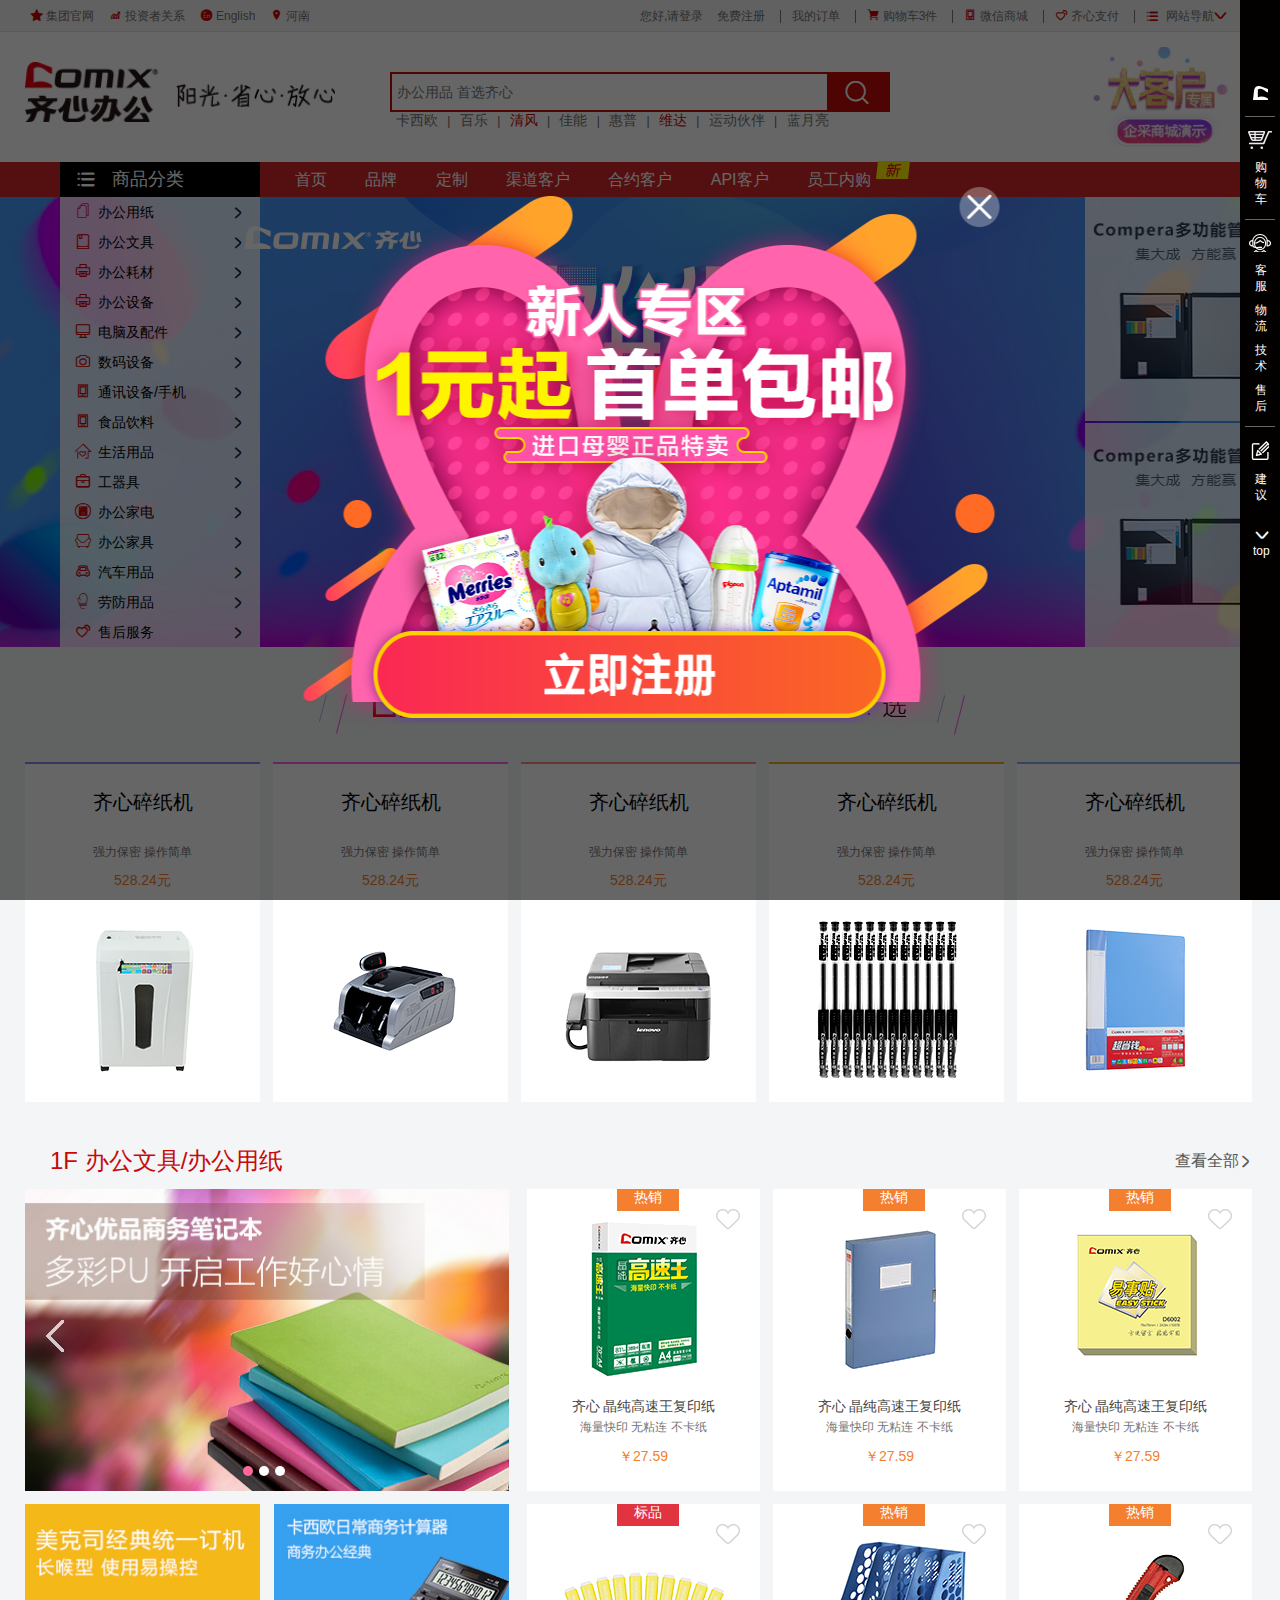
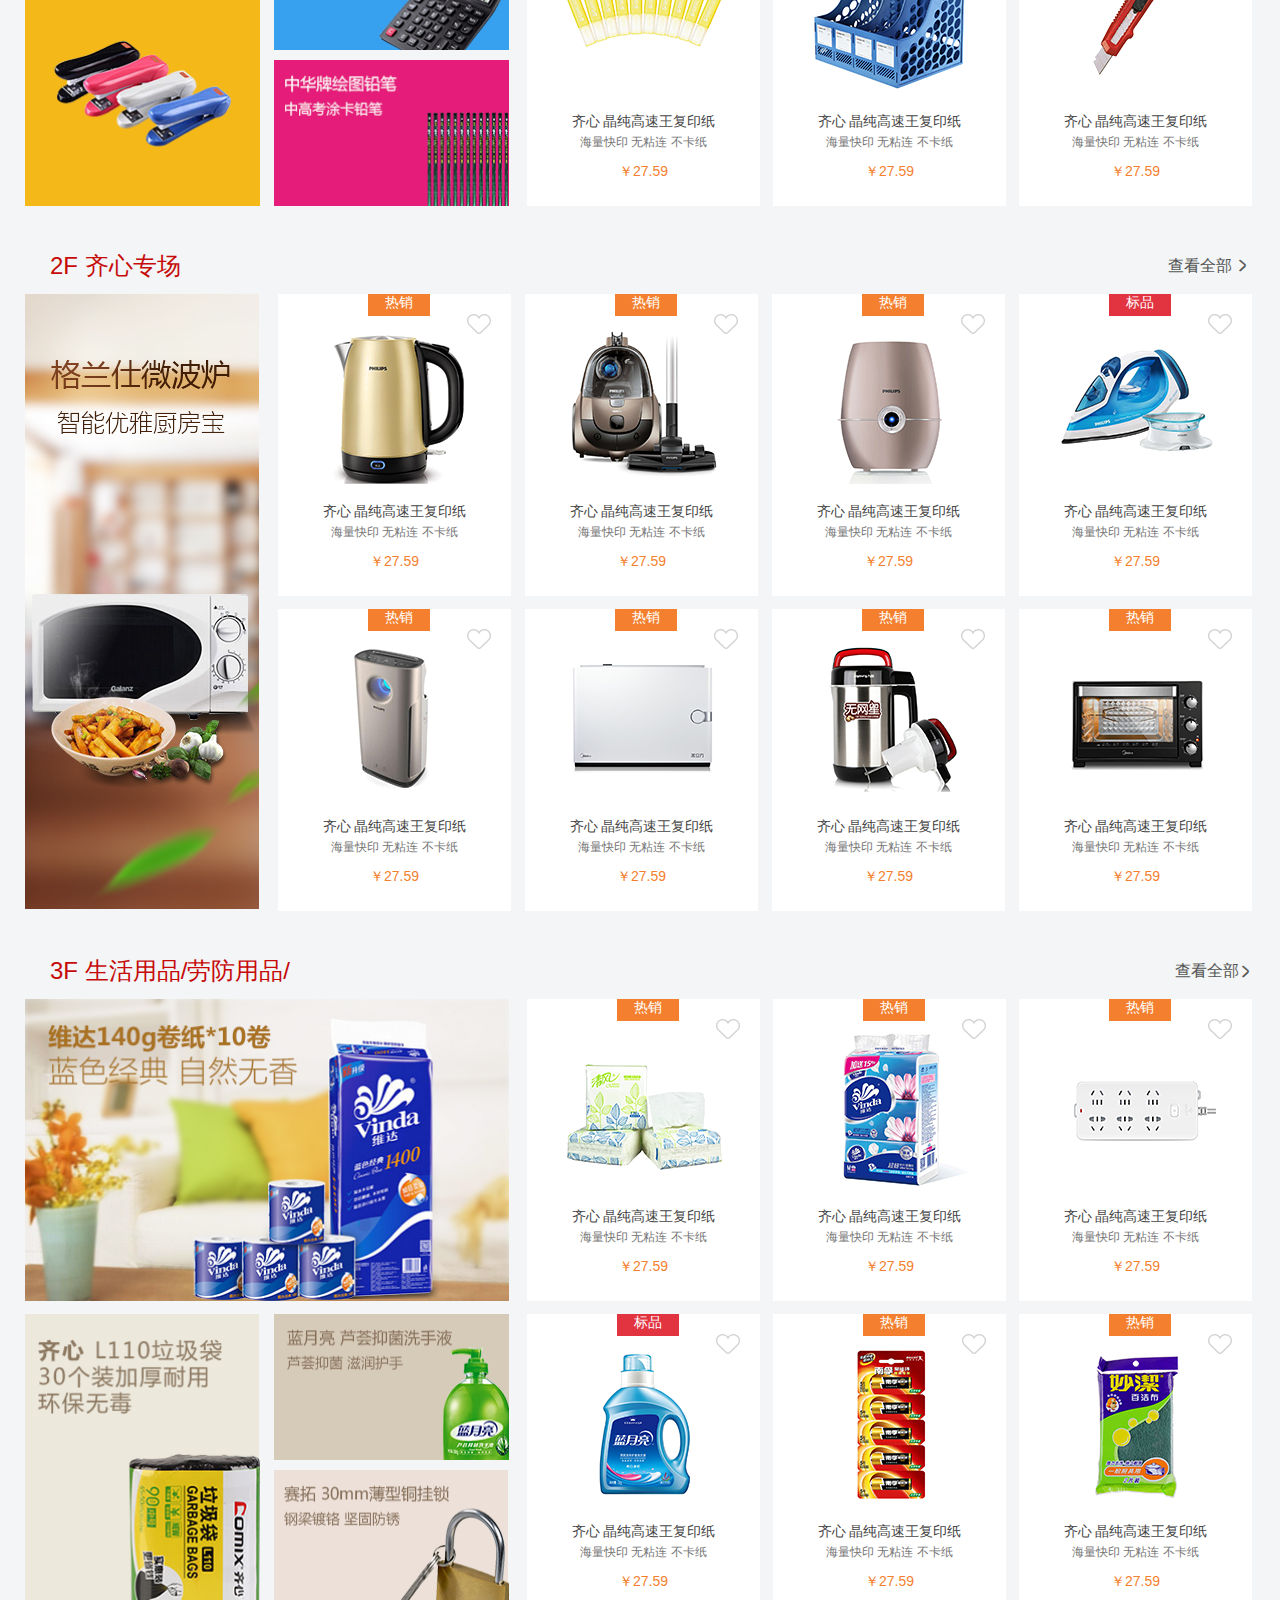
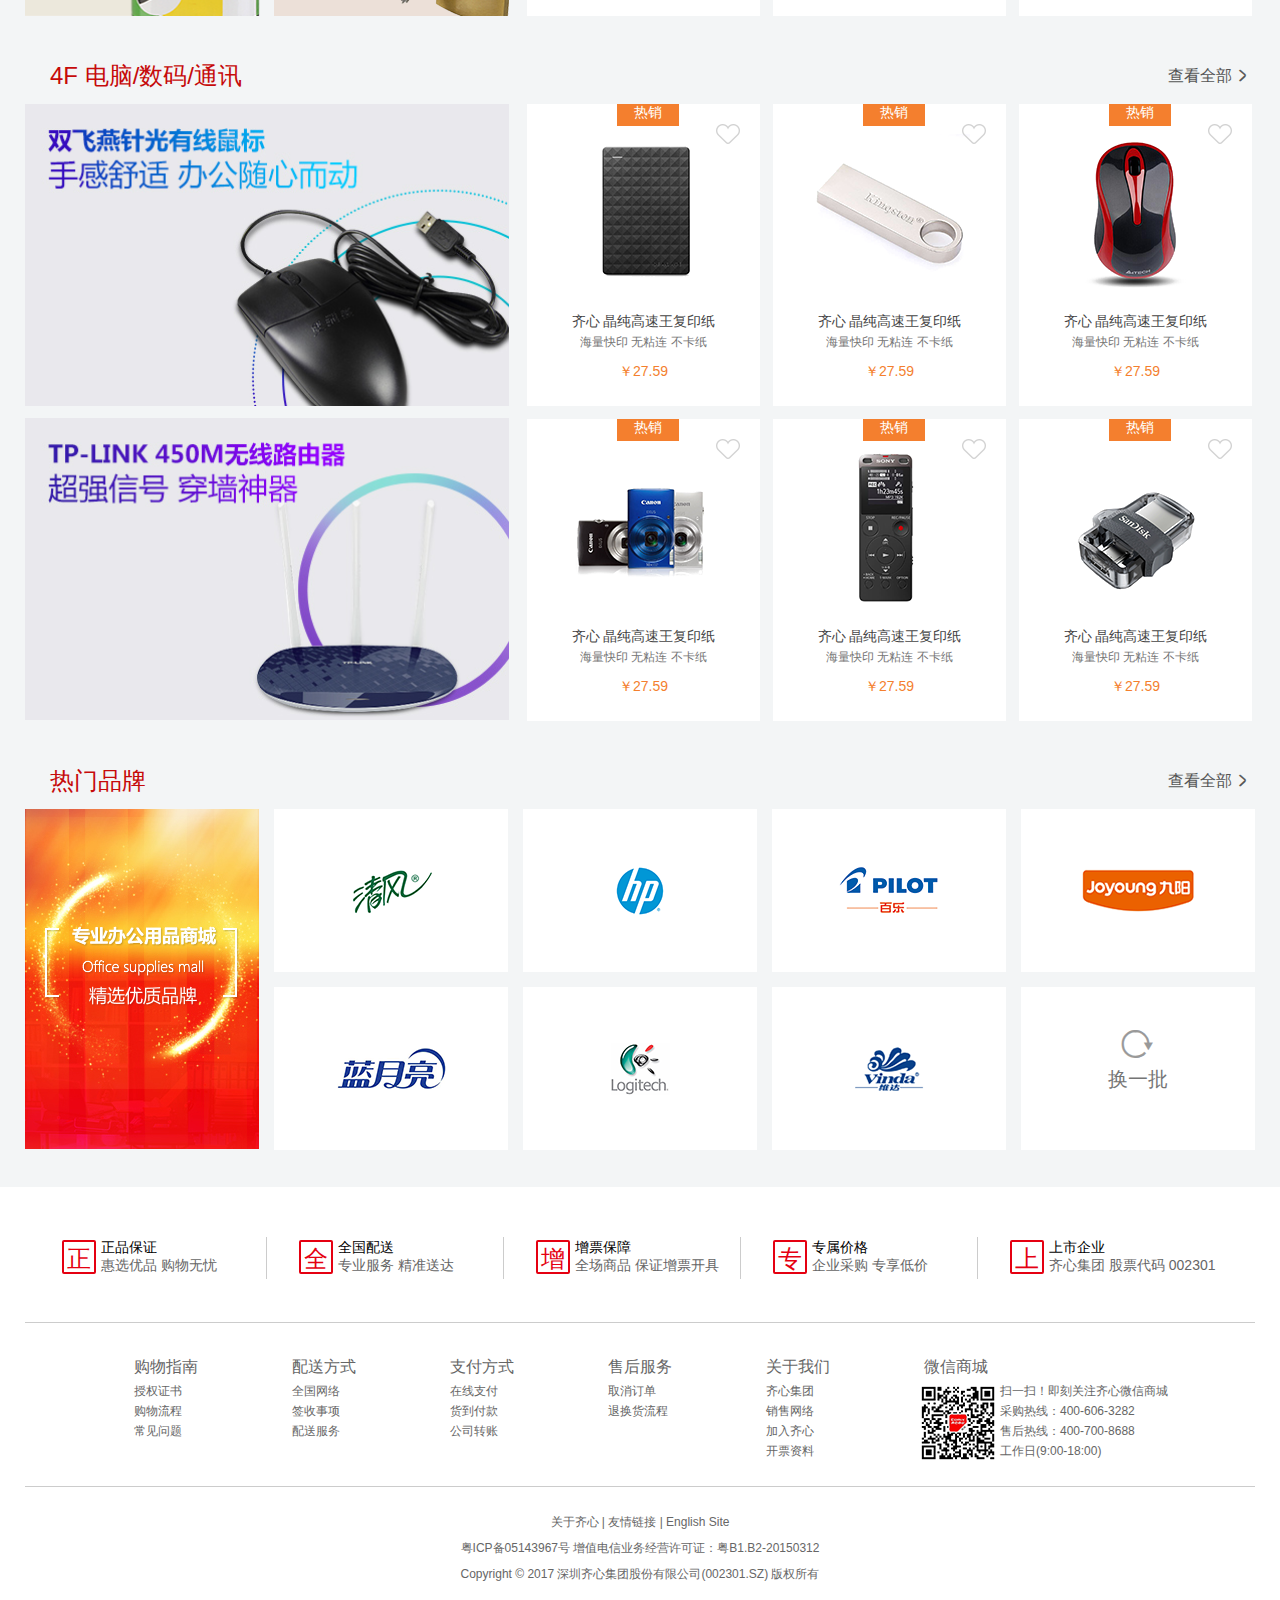
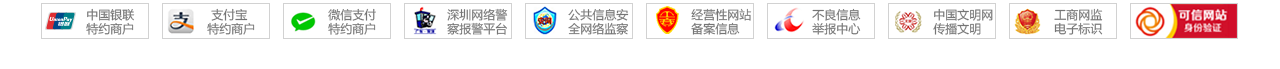
<file: index.html>
<!doctype html>
<html>
<head>
<meta charset="utf-8">
<meta name="keywords" content="齐心商城-办公用品一站式采购,齐心渠道，批发商城，分销商城，电子商务解决方案">
<meta name="description" content="齐心渠道宝一站式网上办公用品采购平台">
<meta name="author" content="赵亚珍">
<title>齐心商城-办公用品一站式采购</title>
<link rel="shortcut icon" href="favicon .ico" type="image/icon">
<link rel="stylesheet" type="text/css" href="style/base.css">
<link rel="stylesheet" type="text/css" href="style/index.css">
<script src="js/jquery1.42.min.js"></script>
<script src="js/jquery.SuperSlide.2.1.1.js"></script>
<script>
$(document).ready(function(){
  $(window).scroll(function(){
	  if($(window).scrollTop()>1000)
	  {
		  $("#quick_nav").fadeIn();
		  
		  }
      else{
		   $("#quick_nav").fadeOut();
		  
		  }
  });
  
   $(".close_btn").click(function(){
    $(".tcceng").hide();
	$(".mask").hide();
  });
  
  
  
});
</script>
</head>

<body>
<!--tcceng-->
<div class="tcceng">
	<a href="#" class="close_btn"></a>

</div>
<div class="mask"></div>

<!--tcceng end-->
<!--顶部导航区-->
<div class="head-top wrap">
  <div class="hd-link">
    <ul>
      <li class="star"> <b class="iconfont">&#xe60c;</b><a href="#">集团官网</a> </li>
      <li> <b class="iconfont">&#xe629;</b><a href="#">投资者关系</a> </li>
      <li> <b class="iconfont">&#xe636;</b><a href="#">English</a> </li>
      <li class="map"> <b class="iconfont">&#xe602;</b><a href="#">河南</a>
        <div class="submenu"> <a href="#">北京</a><a href="#">上海</a><a href="#">天津</a><a href="#">重庆</a><a href="#">河北</a><a href="#">山西</a><a href="#">河南</a><a href="#">辽宁</a><a href="#">吉林</a><a href="#">黑龙江</a><a href="#">内蒙古</a><a href ="#">江苏</a><a href="#">山东</a><a href="#"> 安徽</a><a href="#">浙江</a><a href="#">福建</a><a href="#">湖南</a><a href="#">湖北</a><a href="#">广东</a><a href="#">广西</a><a href="#">江西</a><a href="#">四川</a><a href="#">海南</a><a href="#">贵州</a><a href="#">云南</a><a href="#">西藏</a><a href="#">陕西</a><a href="#"> 甘肃</a><a href="#">青海</a><a href="#">宁夏</a><a href="#">新疆</a><a href="#">港澳</a><a href="#">台湾</a><a href="#">海外</a> </div>
      </li>
    </ul>
    <div class="hd-link2">
      <div class="login"> <a href="login.html" target="_blank">您好,请登录</a> <a href="register.html" target="_blank">免费注册</a> </div>
      <ul>
        <li><a href="#">我的订单</a></li>
        <li> <b class="iconfont">&#xe887;</b><a href="shopcar.html" target="_blank">购物车3件</a></li>
        <li> <b class="iconfont">&#xe619;</b><a href="#">微信商城</a> <img src="images/qrcode.png"> </li>
        <li> <b class="iconfont">&#xe60b;</b><a href="#">齐心支付</a></li>
        <li class="web-dh"> <b class="iconfont">&#xe61f;</b> <a href="#">网站导航<i class="iconfont">&#xe62d;</i></a>
          <div class="submenu">
            <p><b>第三方平台</b><a href="#">齐心京东</a></p>
            <p><b>个人与企业</b><a href="#">齐心商城</a><a href="#">合约客户</a><a href="#">供应链关系</a> </p>
            <p><b>批发市场</b><a href="#">齐心渠道</a><a href="#">合约乐购</a><a href="#">员工内购</a> </p>
            <p><b>齐心集团</b><a href="#">集团官网</a><a href="#">麦苖网络</a><a href="#">银澎云计算</a> </p>
            <p><b class="big">产业创投</b><a href="#">阳光印网</a><a href="#">一览网络</a><a href="#">九恒星科技</a><a href="#">大贲科技</a><a href="#">神州云动</a><a href="#">犀思云</a><a href="#">齐采网</a><a href="#">点点租</a> </p>
          </div>
        </li>
      </ul>
    </div>
  </div>
</div>
<!-- head-top--end--> 
<!-- 顶部logo搜索区-->
<div class="head-bg wrap">
  <div class="hd-wrap">
    <div class="login"> <a href="#"><img src="images/logo.png" alt="齐心商城"/></a> </div>
    <div class="search">
      <div class="search-bg">
        <form action="" method="post">
          <input name="keyword" type="text" placeholder="办公用品 首选齐心"/>
          <label><a href="#"><b class="iconfont" style="color:#fff; font-size:28px; font-family:'微软雅黑'; margin-left:16px; display:inline-block; padding-top:5px;  float:left;">&#xe60a;</b></a></label>
        </form>
      </div>
      <div class="search-word"> <a href="#">卡西欧</a> | <a href="#">百乐</a> | <a style="color:#c60a0a;" href="#">清风</a> | <a href="#">佳能</a> | <a href="#">惠普</a> | <a style="color:#c60a0a;" href="#">维达</a> | <a href="#">运动伙伴</a> | <a href="#">蓝月亮</a> </div>
    </div>
    <div class="custmer"> <img src="images/custmer.png"/> </div>
  </div>
</div>
<!--导航菜单-->
<div class="head-nav wrap">
  <div class="nav-left">
    <p><b class="iconfont" style="color:#fff; font-size:20px; margin-right:16px;">&#xe61f;</b>商品分类</p>
    <!--第一个项目-->
    <div class="all-kinds">
      <dl>
        <dt><i class="iconfont">&#xe64c;</i> <a href="#">办公用纸</a> <b class="iconfont">&#xe62e;</b> </dt>
        <dd class="submenu">
          <div class="items">
            <h4><a href="#">复印纸</a></h4>
            <p><a href="#">静电复印纸</a> <a href="#">彩色复印纸</a> <a href="#">彩激纸</a></p>
          </div>
          <div class="items">
            <h4><a href="#">打印纸</a></h4>
            <p><a href="#">电脑打印纸</a> <a href="#">收银纸/传真纸</a> <a href="#">喷墨/相片纸</a></p>
          </div>
          <div class="items">
            <h4><a href="#">艺术纸</a></h4>
            <p> <a href="#">云彩纸</a> <a href="#">牛皮纸/包装纸/纸袋</a> <a href="#">工程用纸</a> 
          </div>
          <div class="items">
            <h4><a href="#">多用途纸</a></h4>
            <p> <a href="#">特种纸</a> <a href="#">高端商业用纸</a> 
          </div>
        </dd>
      </dl>
      <dl>
        <dt><i class="iconfont">&#xe7a2;</i> <a href="#">办公文具</a> <b class="iconfont">&#xe62e;</b> </dt>
        <dd class="submenu">
          <div class="items">
            <h4><a href="#">书写修正工具</a></h4>
            <p><a href="#">水笔/中性笔/宝珠笔/台笔</a> <a href="#">圆珠笔</a> <a href="#">铅笔/自动铅笔</a> <a href="#">荧光笔</a> <a href="#">记号笔/白板笔/油漆笔</a> <a href="#">钢笔/签到笔</a> <a href="#">毛笔/软笔</a> <a href="#">胶片笔</a> <a href="#">绘画笔/唛克笔/石笔</a> <a href="#">笔类墨水/替芯及相关</a><a href="#">橡皮/修正液/修正带/修正带芯</a></p>
          </div>
          <div class="items">
            <h4><a href="#">文件管理</a></h4>
            <p><a href="#">档案夹/管夹</a> <a href="#">轻便夹</a> <a href="#">板夹/票据夹</a> <a href="#">资料册</a> <a href="#">吊挂夹/吊挂框/吊挂架</a> <a href="#">抽杆夹/报告夹</a> <a href="#">电脑夹/图纸夹</a> <a href="#">文件索引分页</a> <a href="#">文件套/文件袋</a> <a href="#">名片册/名片夹/名片盒</a><a href="#">相册/CD册/集邮册</a> <a href="#">档案盒/文件盒/整理盒</a> <a href="#">事务包/风琴包</a> <a href="#">文件夹配件</a></p>
          </div>
          <div class="items">
            <h4><a href="#">桌面文具</a></h4>
            <p><a href="#">计算器</a> <a href="#">回形针筒</a> <a href="#">文件篮/资料架/文件盘/文件柜</a> <a href="#">书立</a> <a href="#">订书机/起钉器</a> <a href="#">打孔机及耗材</a> <a href="#">长尾夹/白钢夹/票夹/推夹器/补充夹</a> <a href="#">回形针/大头针/订书针/图钉</a> <a href="#">便笺盒/卡片索引盒</a> <a href="#">笔筒/笔袋/台历架</a><a href="#">剪刀/美工刀/刀片/垫板</a> <a href="#">胶水/胶棒</a> <a href="#">文具胶/双面胶/美纹胶/海绵胶 胶带座</a> <a href="#">卷笔刀/削笔机</a> <a href="#">尺/圆规/放大镜</a> <a href="#">阅读架/看书架</a> <a href="#">文具套装组合</a></p>
          </div>
          <div class="items">
            <h4><a href="#">本册纸品</a></h4>
            <p><a href="#">普通簿本</a> <a href="#">PU/PVC笔记本/皮面本/万用手册</a> <a href="#">绘图本</a> <a href="#">报事贴/便条纸</a> <a href="#">手写标签/标签打印纸</a> <a href="#">牛皮纸档案袋/档案盒</a> <a href="#">证书/奖状/签到簿</a> <a href="#">请柬/贺卡/红包/台历</a> <a href="#">笔记本配件</a></p>
          </div>
          <div class="items">
            <h4><a href="#">标识展示</a></h4>
            <p><a href="#">台牌/台座</a> <a href="#">门牌/指示牌/栏杆</a> <a href="#">胸卡/证件卡/卡套/挂绳</a> <a href="#">软木板/白板/白板纸/白板架</a> <a href="#">磁条/磁粒/白板擦/清洁剂</a> <a href="#">黑板/绿板</a> <a href="#">黑板擦/粉笔</a></p>
          </div>
          <div class="items">
            <h4><a href="#">财务行政用品</a></h4>
            <p><a href="#">单据/凭证</a> <a href="#">账簿/账册/账夹/封面</a> <a href="#">电脑套打账册</a> <a href="#">财务装订用品</a> <a href="#">印台/印泥/印油</a> <a href="#">印章/号码机</a> <a href="#">手提金库/印章箱</a> <a href="#">复写纸/橡皮筋/海绵缸</a> <a href="#">信报箱/意见箱/抽奖箱/药箱</a> <a href="#">钥匙圈/钥匙牌/钥匙箱</a><a href="#">报刊架/置物架</a> <a href="#">雨伞架/雨伞机</a> <a href="#">传唤铃/传票叉</a></p>
          </div>
        </dd>
      </dl>
      <dl>
        <dt><i class="iconfont">&#xe60e;</i> <a href="#">办公耗材</a> <b class="iconfont">&#xe62e;</b> </dt>
        <dd class="submenu">
          <div class="items">
            <h4><a href="#">打印机/传真机耗材</a></h4>
            <p><a href="#">硒鼓</a> <a href="#">墨盒</a> <a href="#">鼓/粉组件</a></p>
          </div>
          <div class="items">
            <h4><a href="#">喷墨/绘图/打印机耗材</a></h4>
            <p><a href="#">色带</a></p>
          </div>
          <div class="items">
            <h4><a href="#">针式/票据打印机/传真机色带</a></h4>
            <p><a href="#">墨水</a></p>
          </div>
          <div class="items">
            <h4><a href="#">复合机耗材</a></h4>
            <p><a href="#">墨粉</a> <a href="#">转印组件</a> <a href="#">配件</a></p>
          </div>
          <div class="items">
            <h4><a href="#">证卡打印机/POS机耗材</a></h4>
            <p><a href="#">证卡打印机/POS机色带</a></p>
          </div>
          <div class="items">
            <h4><a href="#">条码/标签打印机耗材</a></h4>
            <p><a href="#">碳带</a> <a href="#">标签带</a></p>
          </div>
        </dd>
      </dl>
      <dl>
        <dt><i class="iconfont">&#xe60e;</i> <a href="#">办公设备</a> <b class="iconfont">&#xe62e;</b> </dt>
        <dd class="submenu">
          <div class="items">
            <h4><a href="#">传真机</a></h4>
            <p><a href="#">激光传真机</a> <a href="#"> 喷墨传真机</a> <a href="#">热敏传真机</a> <a href="#">传真机配件</a></p>
          </div>
          <div class="items">
            <h4><a href="#">打印机</a></h4>
            <p><a href="#">单功能激光打印机</a> <a href="#">喷墨/照片打印机</a> <a href="#">针式/票据打印机</a> <a href="#">证卡打印机/POS机</a> <a href="#">大幅面打印机/绘图仪</a> <a href="#">条码/标牌/标签打印机</a> <a href="#">高速行式打印机</a> <a href="#">3D打印机</a> <a href="#">便携式打印机</a> <a href="#">打印机配件</a></p>
          </div>
          <div class="items">
            <h4><a href="#">一体机</a></h4>
            <p><a href="#">激光一体机</a> <a href="#">喷墨一体机</a> <a href="#">一体机配件</a></p>
          </div>
          <div class="items">
            <h4><a href="#">复印机及印刷机</a></h4>
            <p><a href="#">彩色数码复印机</a> <a href="#">黑白数码复印机</a> <a href="#">印刷机</a> <a href="#">复印机及印刷机选购件</a></p>
          </div>
          <div class="items">
            <h4><a href="#">扫描仪</a></h4>
            <p><a href="#">平板式扫描仪</a> <a href="#">馈纸式扫描仪</a> <a href="#">名片扫描仪/扫描笔</a> <a href="#">扫描枪/PDA</a> <a href="#">便携式扫描仪</a> <a href="#">高拍仪</a> <a href="#">扫描仪配件</a></p>
          </div>
        </dd>
      </dl>
      <dl>
        <dt><i class="iconfont">&#xe67b;</i> <a href="#">电脑及配件</a> <b class="iconfont">&#xe62e;</b> </dt>
        <dd class="submenu">
          <div class="items">
            <h4><a href="#">电脑整机</a></h4>
            <p><a href="#">台式电脑</a> <a href="#">笔记本电脑</a> <a href="#">平板电脑</a> <a href="#">服务器/工作站</a></p>
          </div>
          <div class="items">
            <h4><a href="#">复纸外设产品</a></h4>
            <p><a href="#">U盘</a> <a href="#">移动硬盘/硬盘盒</a> <a href="#">软盘/光盘/录像带及附件</a> <a href="#">键盘/鼠标/鼠标垫</a> <a href="#">摄像头</a> <a href="#">线缆/水晶头</a> <a href="#">UPS电源</a> <a href="#">手写板/绘图板</a> <a href="#">电脑工具</a> <a href="#">电脑清洁用品</a></p>
          </div>
          <div class="items">
            <h4><a href="#">电脑配件</a></h4>
            <p><a href="#">主板</a> <a href="#">CPU</a> <a href="#">显示器</a> <a href="#">显卡</a> <a href="#">内置硬盘</a> <a href="#">内存条</a> <a href="#">声卡/扩展卡</a> <a href="#">机箱</a> <a href="#">刻录机/光驱</a> <a href="#">电源</a> <a href="#">散热器</a> <a href="#">笔记本电池</a> <a href="#">软件</a> <a href="#">支架/托架</a> <a href="#">防窥片/防护屏</a> <a href="#">磁盘/磁带控制卡</a> <a href="#">其它附件</a></p>
          </div>
          <div class="items">
            <h4><a href="#">网络设备</a></h4>
            <p><a href="#">路由器</a> <a href="#">网络机顶盒</a> <a href="#">交换机</a> <a href="#">网络存储</a> <a href="#">网卡</a> <a href="#">网络配件</a></p>
          </div>
        </dd>
      </dl>
      <dl>
        <dt><i class="iconfont">&#xe67f;</i> <a href="#">数码设备</a> <b class="iconfont">&#xe62e;</b> </dt>
        <dd class="submenu">
          <div class="items">
            <h4><a href="#">影像设备</a></h4>
            <p><a href="submenu.html" target="_blank">相机</a> <a href="#">摄像机</a> <a href="#">电子阅读器</a></p>
          </div>
          <div class="items">
            <h4><a href="#">影音设备</a></h4>
            <p><a href="#">录音笔</a> <a href="#">MP3/MP4播放器</a> <a href="#">耳机/耳麦</a> <a href="#">麦克风</a> <a href="#">音箱/音响</a> <a href="#">数码相框</a> <a href="#">复读机/收录音机</a></p>
          </div>
          <div class="items">
            <h4><a href="#">智能设备</a></h4>
            <p><a href="#">智能手表/手环</a> 
          </div>
          <div class="items">
            <h4><a href="#">数码配件</a></h4>
            <p><a href="#">存储卡/读卡器</a> <a href="#">三角架/支架/云台</a> <a href="#">数码设备电池/充电器</a> <a href="#">影像包/保护套</a> <a href="#">滤镜</a> <a href="#">闪光灯/手柄</a> <a href="#">相机清洁/贴膜</a> <a href="#">其他配件</a></p>
          </div>
        </dd>
      </dl>
      <dl>
        <dt><i class="iconfont">&#xe619;</i> <a href="#">通讯设备/手机</a> <b class="iconfont">&#xe62e;</b> </dt>
        <dd class="submenu">
          <div class="items">
            <h4><a href="#">复印纸</a></h4>
            <p><a href="#">静电复印纸</a> <a href="#">彩色复印纸</a> <a href="#">彩激纸</a></p>
          </div>
          <div class="items">
            <h4><a href="#">打印纸</a></h4>
            <p><a href="#">电脑打印纸</a> <a href="#">收银纸/传真纸</a> <a href="#">喷墨/相片纸</a></p>
          </div>
          <div class="items">
            <h4><a href="#">艺术纸</a></h4>
            <p> <a href="#">云彩纸</a> <a href="#">牛皮纸/包装纸/纸袋</a> <a href="#">工程用纸</a> 
          </div>
          <div class="items">
            <h4><a href="#">多用途纸</a></h4>
            <p> <a href="#">特种纸</a> <a href="#">高端商业用纸</a> 
          </div>
        </dd>
      </dl>
      <dl>
        <dt><i class="iconfont">&#xe619;</i> <a href="#">食品饮料</a> <b class="iconfont">&#xe62e;</b> </dt>
        <dd class="submenu">
          <div class="items">
            <h4><a href="#">书写修正工具</a></h4>
            <p><a href="#">水笔/中性笔/宝珠笔/台笔</a> <a href="#">圆珠笔</a> <a href="#">铅笔/自动铅笔</a> <a href="#">荧光笔</a> <a href="#">记号笔/白板笔/油漆笔</a> <a href="#">钢笔/签到笔</a> <a href="#">毛笔/软笔</a> <a href="#">胶片笔</a> <a href="#">绘画笔/唛克笔/石笔</a> <a href="#">笔类墨水/替芯及相关</a><a href="#">橡皮/修正液/修正带/修正带芯</a></p>
          </div>
          <div class="items">
            <h4><a href="#">文件管理</a></h4>
            <p><a href="#">档案夹/管夹</a> <a href="#">轻便夹</a> <a href="#">板夹/票据夹</a> <a href="#">资料册</a> <a href="#">吊挂夹/吊挂框/吊挂架</a> <a href="#">抽杆夹/报告夹</a> <a href="#">电脑夹/图纸夹</a> <a href="#">文件索引分页</a> <a href="#">文件套/文件袋</a> <a href="#">名片册/名片夹/名片盒</a><a href="#">相册/CD册/集邮册</a> <a href="#">档案盒/文件盒/整理盒</a> <a href="#">事务包/风琴包</a> <a href="#">文件夹配件</a></p>
          </div>
          <div class="items">
            <h4><a href="#">桌面文具</a></h4>
            <p><a href="#">计算器</a> <a href="#">回形针筒</a> <a href="#">文件篮/资料架/文件盘/文件柜</a> <a href="#">书立</a> <a href="#">订书机/起钉器</a> <a href="#">打孔机及耗材</a> <a href="#">长尾夹/白钢夹/票夹/推夹器/补充夹</a> <a href="#">回形针/大头针/订书针/图钉</a> <a href="#">便笺盒/卡片索引盒</a> <a href="#">笔筒/笔袋/台历架</a><a href="#">剪刀/美工刀/刀片/垫板</a> <a href="#">胶水/胶棒</a> <a href="#">文具胶/双面胶/美纹胶/海绵胶 胶带座</a> <a href="#">卷笔刀/削笔机</a> <a href="#">尺/圆规/放大镜</a> <a href="#">阅读架/看书架</a> <a href="#">文具套装组合</a></p>
          </div>
          <div class="items">
            <h4><a href="#">本册纸品</a></h4>
            <p><a href="#">普通簿本</a> <a href="#">PU/PVC笔记本/皮面本/万用手册</a> <a href="#">绘图本</a> <a href="#">报事贴/便条纸</a> <a href="#">手写标签/标签打印纸</a> <a href="#">牛皮纸档案袋/档案盒</a> <a href="#">证书/奖状/签到簿</a> <a href="#">请柬/贺卡/红包/台历</a> <a href="#">笔记本配件</a></p>
          </div>
          <div class="items">
            <h4><a href="#">标识展示</a></h4>
            <p><a href="#">台牌/台座</a> <a href="#">门牌/指示牌/栏杆</a> <a href="#">胸卡/证件卡/卡套/挂绳</a> <a href="#">软木板/白板/白板纸/白板架</a> <a href="#">磁条/磁粒/白板擦/清洁剂</a> <a href="#">黑板/绿板</a> <a href="#">黑板擦/粉笔</a></p>
          </div>
          <div class="items">
            <h4><a href="#">财务行政用品</a></h4>
            <p><a href="#">单据/凭证</a> <a href="#">账簿/账册/账夹/封面</a> <a href="#">电脑套打账册</a> <a href="#">财务装订用品</a> <a href="#">印台/印泥/印油</a> <a href="#">印章/号码机</a> <a href="#">手提金库/印章箱</a> <a href="#">复写纸/橡皮筋/海绵缸</a> <a href="#">信报箱/意见箱/抽奖箱/药箱</a> <a href="#">钥匙圈/钥匙牌/钥匙箱</a><a href="#">报刊架/置物架</a> <a href="#">雨伞架/雨伞机</a> <a href="#">传唤铃/传票叉</a></p>
          </div>
        </dd>
      </dl>
      <dl>
        <dt><i class="iconfont">&#xe613;</i> <a href="#">生活用品</a> <b class="iconfont">&#xe62e;</b> </dt>
        <dd class="submenu">
          <div class="items">
            <h4><a href="#">打印机/传真机耗材</a></h4>
            <p><a href="#">硒鼓</a> <a href="#">墨盒</a> <a href="#">鼓/粉组件</a></p>
          </div>
          <div class="items">
            <h4><a href="#">喷墨/绘图/打印机耗材</a></h4>
            <p><a href="#">色带</a></p>
          </div>
          <div class="items">
            <h4><a href="#">针式/票据打印机/传真机色带</a></h4>
            <p><a href="#">墨水</a></p>
          </div>
          <div class="items">
            <h4><a href="#">复合机耗材</a></h4>
            <p><a href="#">墨粉</a> <a href="#">转印组件</a> <a href="#">配件</a></p>
          </div>
          <div class="items">
            <h4><a href="#">证卡打印机/POS机耗材</a></h4>
            <p><a href="#">证卡打印机/POS机色带</a></p>
          </div>
          <div class="items">
            <h4><a href="#">条码/标签打印机耗材</a></h4>
            <p><a href="#">碳带</a> <a href="#">标签带</a></p>
          </div>
        </dd>
      </dl>
      <dl>
        <dt><i class="iconfont">&#xe62a;</i> <a href="#">工器具</a> <b class="iconfont">&#xe62e;</b> </dt>
        <dd class="submenu">
          <div class="items">
            <h4><a href="#">传真机</a></h4>
            <p><a href="#">激光传真机</a> <a href="#"> 喷墨传真机</a> <a href="#">热敏传真机</a> <a href="#">传真机配件</a></p>
          </div>
          <div class="items">
            <h4><a href="#">打印机</a></h4>
            <p><a href="#">单功能激光打印机</a> <a href="#">喷墨/照片打印机</a> <a href="#">针式/票据打印机</a> <a href="#">证卡打印机/POS机</a> <a href="#">大幅面打印机/绘图仪</a> <a href="#">条码/标牌/标签打印机</a> <a href="#">高速行式打印机</a> <a href="#">3D打印机</a> <a href="#">便携式打印机</a> <a href="#">打印机配件</a></p>
          </div>
          <div class="items">
            <h4><a href="#">一体机</a></h4>
            <p><a href="#">激光一体机</a> <a href="#">喷墨一体机</a> <a href="#">一体机配件</a></p>
          </div>
          <div class="items">
            <h4><a href="#">复印机及印刷机</a></h4>
            <p><a href="#">彩色数码复印机</a> <a href="#">黑白数码复印机</a> <a href="#">印刷机</a> <a href="#">复印机及印刷机选购件</a></p>
          </div>
          <div class="items">
            <h4><a href="#">扫描仪</a></h4>
            <p><a href="#">平板式扫描仪</a> <a href="#">馈纸式扫描仪</a> <a href="#">名片扫描仪/扫描笔</a> <a href="#">扫描枪/PDA</a> <a href="#">便携式扫描仪</a> <a href="#">高拍仪</a> <a href="#">扫描仪配件</a></p>
          </div>
        </dd>
      </dl>
      <dl>
        <dt><i class="iconfont">&#xe648;</i> <a href="#">办公家电</a> <b class="iconfont">&#xe62e;</b> </dt>
      
        <dd class="submenu">
          <div class="items">
            <h4><a href="#">影像设备</a></h4>
            <p><a href="submenu.html" target="_blank">相机</a> <a href="#">摄像机</a> <a href="#">电子阅读器</a></p>
          </div>
          <div class="items">
            <h4><a href="#">影音设备</a></h4>
            <p><a href="#">录音笔</a> <a href="#">MP3/MP4播放器</a> <a href="#">耳机/耳麦</a> <a href="#">麦克风</a> <a href="#">音箱/音响</a> <a href="#">数码相框</a> <a href="#">复读机/收录音机</a></p>
          </div>
          <div class="items">
            <h4><a href="#">智能设备</a></h4>
            <p><a href="#">智能手表/手环</a> 
          </div>
          <div class="items">
            <h4><a href="#">数码配件</a></h4>
            <p><a href="#">存储卡/读卡器</a> <a href="#">三角架/支架/云台</a> <a href="#">数码设备电池/充电器</a> <a href="#">影像包/保护套</a> <a href="#">滤镜</a> <a href="#">闪光灯/手柄</a> <a href="#">相机清洁/贴膜</a> <a href="#">其他配件</a></p>
          </div>
        </dd>
      </dl>
      <dl>
        <dt><i class="iconfont">&#xe603;</i> <a href="#">办公家具</a> <b class="iconfont">&#xe62e;</b> </dt>
        <dd class="submenu">
          <div class="items">
            <h4><a href="#">复印纸</a></h4>
            <p><a href="#">静电复印纸</a> <a href="#">彩色复印纸</a> <a href="#">彩激纸</a></p>
          </div>
          <div class="items">
            <h4><a href="#">打印纸</a></h4>
            <p><a href="#">电脑打印纸</a> <a href="#">收银纸/传真纸</a> <a href="#">喷墨/相片纸</a></p>
          </div>
          <div class="items">
            <h4><a href="#">艺术纸</a></h4>
            <p> <a href="#">云彩纸</a> <a href="#">牛皮纸/包装纸/纸袋</a> <a href="#">工程用纸</a> 
          </div>
          <div class="items">
            <h4><a href="#">多用途纸</a></h4>
            <p> <a href="#">特种纸</a> <a href="#">高端商业用纸</a> 
          </div>
        </dd>
      </dl>
      <dl>
        <dt><i class="iconfont">&#xe630;</i> <a href="#">汽车用品</a> <b class="iconfont">&#xe62e;</b> </dt>
        <dd class="submenu">
          <div class="items">
            <h4><a href="#">复印纸</a></h4>
            <p><a href="#">静电复印纸</a> <a href="#">彩色复印纸</a> <a href="#">彩激纸</a></p>
          </div>
          <div class="items">
            <h4><a href="#">复印纸</a></h4>
            <p><a href="#">静电复印纸</a> <a href="#">彩色复印纸</a> <a href="#">彩激纸</a></p>
          </div>
        </dd>
      </dl>
      <dl>
        <dt><i class="iconfont">&#xe616;</i> <a href="#">劳防用品</a> <b class="iconfont">&#xe62e;</b> </dt>
      
        <dd class="submenu">
          <div class="items">
            <h4><a href="#">电脑整机</a></h4>
            <p><a href="#">台式电脑</a> <a href="#">笔记本电脑</a> <a href="#">平板电脑</a> <a href="#">服务器/工作站</a></p>
          </div>
          <div class="items">
            <h4><a href="#">复纸外设产品</a></h4>
            <p><a href="#">U盘</a> <a href="#">移动硬盘/硬盘盒</a> <a href="#">软盘/光盘/录像带及附件</a> <a href="#">键盘/鼠标/鼠标垫</a> <a href="#">摄像头</a> <a href="#">线缆/水晶头</a> <a href="#">UPS电源</a> <a href="#">手写板/绘图板</a> <a href="#">电脑工具</a> <a href="#">电脑清洁用品</a></p>
          </div>
          <div class="items">
            <h4><a href="#">电脑配件</a></h4>
            <p><a href="#">主板</a> <a href="#">CPU</a> <a href="#">显示器</a> <a href="#">显卡</a> <a href="#">内置硬盘</a> <a href="#">内存条</a> <a href="#">声卡/扩展卡</a> <a href="#">机箱</a> <a href="#">刻录机/光驱</a> <a href="#">电源</a> <a href="#">散热器</a> <a href="#">笔记本电池</a> <a href="#">软件</a> <a href="#">支架/托架</a> <a href="#">防窥片/防护屏</a> <a href="#">磁盘/磁带控制卡</a> <a href="#">其它附件</a></p>
          </div>
          <div class="items">
            <h4><a href="#">网络设备</a></h4>
            <p><a href="#">路由器</a> <a href="#">网络机顶盒</a> <a href="#">交换机</a> <a href="#">网络存储</a> <a href="#">网卡</a> <a href="#">网络配件</a></p>
          </div>
        </dd>
      </dl>
      <dl>
        <dt><i class="iconfont">&#xe60b;</i> <a href="#">售后服务</a> <b class="iconfont">&#xe62e;</b> </dt>
        <dd class="submenu">
          <div class="items">
            <h4><a href="#">传真机</a></h4>
            <p><a href="#">激光传真机</a> <a href="#"> 喷墨传真机</a> <a href="#">热敏传真机</a> <a href="#">传真机配件</a></p>
          </div>
          <div class="items">
            <h4><a href="#">打印机</a></h4>
            <p><a href="#">单功能激光打印机</a> <a href="#">喷墨/照片打印机</a> <a href="#">针式/票据打印机</a> <a href="#">证卡打印机/POS机</a> <a href="#">大幅面打印机/绘图仪</a> <a href="#">条码/标牌/标签打印机</a> <a href="#">高速行式打印机</a> <a href="#">3D打印机</a> <a href="#">便携式打印机</a> <a href="#">打印机配件</a></p>
          </div>
          <div class="items">
            <h4><a href="#">一体机</a></h4>
            <p><a href="#">激光一体机</a> <a href="#">喷墨一体机</a> <a href="#">一体机配件</a></p>
          </div>
          <div class="items">
            <h4><a href="#">复印机及印刷机</a></h4>
            <p><a href="#">彩色数码复印机</a> <a href="#">黑白数码复印机</a> <a href="#">印刷机</a> <a href="#">复印机及印刷机选购件</a></p>
          </div>
          <div class="items">
            <h4><a href="#">扫描仪</a></h4>
            <p><a href="#">平板式扫描仪</a> <a href="#">馈纸式扫描仪</a> <a href="#">名片扫描仪/扫描笔</a> <a href="#">扫描枪/PDA</a> <a href="#">便携式扫描仪</a> <a href="#">高拍仪</a> <a href="#">扫描仪配件</a></p>
          </div>
        </dd>
      </dl>
    </div>
  </div>
  <div class="nav-right"> <a href="#">首页</a> <a href="#">品牌</a> <a href="#">定制</a> <a href="#">渠道客户</a> <a href="#">合约客户</a> <a href="#">API客户</a> <a href="#">员工内购 </a> <a href="#"><span style="display:inline-block; width:34px; height:24px; right:-20px;"></span></a>
    <div class="nav-img"> <a href="#"><img src="images/right1.jpg"/></a> <a href="#"><img src="images/right1.jpg"/></a> </div>
  </div>
</div>
<!--banner部分-->
<div id="banner">
  <div class="slideBox">
    <div class="hd">
      <ul>
        <li>1</li>
        <li>2</li>
        <li>3</li>
        <li>4</li>
        <li>5</li>
        <li>6</li>
      </ul>
    </div>
    <div class="bd">
      <ul>
        <li><a href="#" target="_blank"><img src="images/bg1.jpg" /></a></li>
        <li><a href="#" target="_blank"><img src="images/bg2.jpg" /></a></li>
        <li><a href="#" target="_blank"><img src="images/bg3.jpg" /></a></li>
        <li><a href="#" target="_blank"><img src="images/bg4.jpg" /></a></li>
        <li><a href="#" target="_blank"><img src="images/bg5.jpg" /></a></li>
        <li><a href="#" target="_blank"><img src="images/bg6.jpg" /></a></li>
      </ul>
    </div>
    
    <!-- 下面是前/后按钮代码，如果不需要删除即可 --> 
    <a class="prev" href="javascript:void(0)"></a> <a class="next" href="javascript:void(0)"></a> </div>
  <script type="text/javascript">
		jQuery(".slideBox").slide({mainCell:".bd ul",autoPlay:true});
		</script> 
</div>
<!--banner部分end-->
<div class="cheap-til wrap"> <img src="images/cheap-til.png" alt="口碑甄选"/> </div>
<div class="cheap wrap clearfix">
  <ul>
    <li style="border-top:2px solid #9383f4;"> <a href="#">
      <h1>齐心碎纸机</h1>
      <p>强力保密 操作简单</p>
      <p class="price">528.24元</p>
      <img src="images/cheap1.png"/></a> </li>
    <li style="border-top:2px solid #fb61ee;"> <a href="#">
      <h1>齐心碎纸机</h1>
      <p>强力保密 操作简单</p>
      <p class="price">528.24元</p>
      <img src="images/cheap2.png"/></a> </li>
    <li style="border-top:2px solid #f78c7e;"> <a href="#">
      <h1>齐心碎纸机</h1>
      <p>强力保密 操作简单</p>
      <p class="price">528.24元</p>
      <img src="images/cheap3.png"/></a> </li>
    <li style="border-top:2px solid #edac21;"> <a href="#">
      <h1>齐心碎纸机</h1>
      <p>强力保密 操作简单</p>
      <p class="price">528.24元</p>
      <img src="images/cheap4.png"/></a> </li>
    <li style="border-top:2px solid #88aaf6;"> <a href="#">
      <h1>齐心碎纸机</h1>
      <p>强力保密 操作简单</p>
      <p class="price">528.24元</p>
      <img src="images/cheap5.png"/></a> </li>
  </ul>
</div>
<!--floor-box-->
<div class="floor-box wrap"> 
  <!--一楼-->
  <div class="floor1" id="floor1">
    <div class="floor-top">
      <h1>1F 办公文具/办公用纸 </h1>
      <a href="#">查看全部<i class="iconfont" style="color:#555555">&#xe62e;</i></a> </div>
    <div class="main-floor">
      <div class="slideBox1">
        <div class="hd">
          <ul>
            <li>1</li>
            <li>2</li>
            <li>3</li>
          </ul>
        </div>
        <div class="bd">
          <ul>
            <li><a href="#" target="_blank"><img src="images/1f_01_01.jpg" /></a></li>
            <li><a href="#" target="_blank"><img src="images/1f_01_02.jpg" /></a></li>
            <li><a href="#" target="_blank"><img src="images/1f_01_03.jpg" /></a></li>
          </ul>
        </div>
        
        <!-- 下面是前/后按钮代码，如果不需要删除即可 --> 
        <a class="prev" href="javascript:void(0)"></a> <a class="next" href="javascript:void(0)"></a> </div>
      <script type="text/javascript"> 
                jQuery(".slideBox1").slide({mainCell:".bd ul",autoPlay:true});
                </script>
      <ul>
        <li class="item1"> <a href="#"> <img src="images/1f_02_01.png"/> <img class="left" src="images/1f_02.png"/></a> </li>
        <li class="item2"> <a href="#"> <img src="images/1f_03_01.png"/> <img class="right" src="images/1f_03.png"/></a> </li>
        <li class="item3"> <a href="#"> <img src="images/1f_04_01.png"/> <img class="bottom" src="images/1f_04.png"/></a> </li>
      </ul>
    </div>
    <div class="bg-floor">
      <ul>
        <li> <a href="#">
          <div class="photo"> <img src="images/1f_05.png"/> </div>
          <div class="word">
            <h3>齐心 晶纯高速王复印纸</h3>
            <p>海量快印 无粘连 不卡纸</p>
            <p class="money">￥27.59</p>
          </div>
          </a>
          <h4>热销</h4>
          <!--弹出加入购物车-->
                <div class="j_cart">
 							<!--加入购物车数量-->
                           <div class="cart-num">
                               <input type="text" value="1" class="cart-ipt" maxlength="3">
                                 <div class="cart-change">
                                      <div class="change plus" >+</div>
                                       <div class="change minus">-</div>
                                  </div>
                            </div>
                            <!--加入购物车数量end-->
                			<a href="javascript:;" class="cart" ><i class="iconfont">&#xe887;</i>加入购物车</a>
                
                </div>
                <!--弹出加入购物车-->
                <!--加入收藏-->
                <div class="collection">
                	 <div class="icon-not"></div>
                     <div class="icon-in"></div>
              		 <p><i></i>加入收藏</p>	
                </div>
                <!--加入收藏 end-->
        </li>
        <li> <a href="#">
          <div class="photo"> <img src="images/1f_06.png"/> </div>
          <div class="word">
            <h3>齐心 晶纯高速王复印纸</h3>
            <p>海量快印 无粘连 不卡纸</p>
            <p class="money">￥27.59</p>
          </div>
          </a>
          <h4>热销</h4>
          <!--弹出加入购物车-->
                <div class="j_cart">
 							<!--加入购物车数量-->
                           <div class="cart-num">
                               <input type="text" value="1" class="cart-ipt" maxlength="3">
                                 <div class="cart-change">
                                      <div class="change plus" >+</div>
                                       <div class="change minus">-</div>
                                  </div>
                            </div>
                            <!--加入购物车数量end-->
                			<a href="javascript:;" class="cart" ><i class="iconfont">&#xe887;</i>加入购物车</a>
                
                </div>
                <!--弹出加入购物车-->
                <!--加入收藏-->
                <div class="collection">
                	 <div class="icon-not"></div>
                     <div class="icon-in"></div>
              		 <p><i></i>加入收藏</p>	
                </div>
                <!--加入收藏 end-->
        </li>
        <li> <a href="#">
          <div class="photo"> <img src="images/1f_07.png"/> </div>
          <div class="word">
            <h3>齐心 晶纯高速王复印纸</h3>
            <p>海量快印 无粘连 不卡纸</p>
            <p class="money">￥27.59</p>
          </div>
          </a>
          <h4>热销</h4>
          <!--弹出加入购物车-->
                <div class="j_cart">
 							<!--加入购物车数量-->
                           <div class="cart-num">
                               <input type="text" value="1" class="cart-ipt" maxlength="3">
                                 <div class="cart-change">
                                      <div class="change plus" >+</div>
                                       <div class="change minus">-</div>
                                  </div>
                            </div>
                            <!--加入购物车数量end-->
                			<a href="javascript:;" class="cart" ><i class="iconfont">&#xe887;</i>加入购物车</a>
                
                </div>
                <!--弹出加入购物车-->
                <!--加入收藏-->
                <div class="collection">
                	 <div class="icon-not"></div>
                     <div class="icon-in"></div>
              		 <p><i></i>加入收藏</p>	
                </div>
                <!--加入收藏 end-->
        </li>
        <li style="margin-top:13px;"> <a href="#">
          <div class="photo"> <img src="images/1f_08.png"/> </div>
          <div class="word">
            <h3>齐心 晶纯高速王复印纸</h3>
            <p>海量快印 无粘连 不卡纸</p>
            <p class="money">￥27.59</p>
          </div>
          </a>
          <h4 style="background:#e23340;">标品</h4>
          <!--弹出加入购物车-->
                <div class="j_cart">
 							<!--加入购物车数量-->
                           <div class="cart-num">
                               <input type="text" value="1" class="cart-ipt" maxlength="3">
                                 <div class="cart-change">
                                      <div class="change plus" >+</div>
                                       <div class="change minus">-</div>
                                  </div>
                            </div>
                            <!--加入购物车数量end-->
                			<a href="javascript:;" class="cart" ><i class="iconfont">&#xe887;</i>加入购物车</a>
                
                </div>
                <!--弹出加入购物车-->
                <!--加入收藏-->
                <div class="collection">
                	 <div class="icon-not"></div>
                     <div class="icon-in"></div>
              		 <p><i></i>加入收藏</p>	
                </div>
                <!--加入收藏 end-->
        </li>
        <li style="margin-top:13px;"> <a href="#">
          <div class="photo"> <img src="images/1f_09.png"/> </div>
          <div class="word">
            <h3>齐心 晶纯高速王复印纸</h3>
            <p>海量快印 无粘连 不卡纸</p>
            <p class="money">￥27.59</p>
          </div>
          </a>
          <h4>热销</h4>
          <!--弹出加入购物车-->
                <div class="j_cart">
 							<!--加入购物车数量-->
                           <div class="cart-num">
                               <input type="text" value="1" class="cart-ipt" maxlength="3">
                                 <div class="cart-change">
                                      <div class="change plus" >+</div>
                                       <div class="change minus">-</div>
                                  </div>
                            </div>
                            <!--加入购物车数量end-->
                			<a href="javascript:;" class="cart" ><i class="iconfont">&#xe887;</i>加入购物车</a>
                
                </div>
                <!--弹出加入购物车-->
                <!--加入收藏-->
                <div class="collection">
                	 <div class="icon-not"></div>
                     <div class="icon-in"></div>
              		 <p><i></i>加入收藏</p>	
                </div>
                <!--加入收藏 end-->
        </li>
        <li style="margin-top:13px;"> <a href="#">
          <div class="photo"> <img src="images/1f_10.png"/> </div>
          <div class="word">
            <h3>齐心 晶纯高速王复印纸</h3>
            <p>海量快印 无粘连 不卡纸</p>
            <p class="money">￥27.59</p>
          </div>
          </a>
          <h4>热销</h4>
          <!--弹出加入购物车-->
                <div class="j_cart">
 							<!--加入购物车数量-->
                           <div class="cart-num">
                               <input type="text" value="1" class="cart-ipt" maxlength="3">
                                 <div class="cart-change">
                                      <div class="change plus" >+</div>
                                       <div class="change minus">-</div>
                                  </div>
                            </div>
                            <!--加入购物车数量end-->
                			<a href="javascript:;" class="cart" ><i class="iconfont">&#xe887;</i>加入购物车</a>
                
                </div>
                <!--弹出加入购物车-->
                <!--加入收藏-->
                <div class="collection">
                	 <div class="icon-not"></div>
                     <div class="icon-in"></div>
              		 <p><i></i>加入收藏</p>	
                </div>
                <!--加入收藏 end-->
        </li>
      </ul>
    </div>
  </div>
  <!--二楼-->
    <div class="floor2" id="floor2">
    <div class="floor-top">
      <h1>2F 齐心专场 </h1>
      <a href="#"><span class="fl">查看全部</span><i class="iconfont fl" style="color:#555555">&#xe62e;</i></a> </div>
    <div class="main-floor">
       <a href="#"><img src="images/5f_01.jpg"/></a>
    </div>
    <div class="bg-floor">
      <ul>
        <li> <a href="#">
          <div class="photo"> <img src="images/2f_01.png"/> </div>
          <div class="word">
            <h3>齐心 晶纯高速王复印纸</h3>
            <p>海量快印 无粘连 不卡纸</p>
            <p class="money">￥27.59</p>
          </div>
          </a>
          <h4>热销</h4>
          <!--弹出加入购物车-->
                <div class="j_cart">
 							<!--加入购物车数量-->
                           <div class="cart-num">
                               <input type="text" value="1" class="cart-ipt" maxlength="3">
                                 <div class="cart-change">
                                      <div class="change plus" >+</div>
                                       <div class="change minus">-</div>
                                  </div>
                            </div>
                            <!--加入购物车数量end-->
                			<a href="javascript:;" class="cart" ><i class="iconfont">&#xe887;</i>加入购物车</a>
                
                </div>
                <!--弹出加入购物车-->
                <!--加入收藏-->
                <div class="collection">
                	 <div class="icon-not"></div>
                     <div class="icon-in"></div>
              		 <p><i></i>加入收藏</p>	
                </div>
                <!--加入收藏 end-->
        </li>
        <li> <a href="#">
          <div class="photo"> <img src="images/2f_02.png"/> </div>
          <div class="word">
            <h3>齐心 晶纯高速王复印纸</h3>
            <p>海量快印 无粘连 不卡纸</p>
            <p class="money">￥27.59</p>
          </div>
          </a>
          <h4>热销</h4>
          <!--弹出加入购物车-->
                <div class="j_cart">
 							<!--加入购物车数量-->
                           <div class="cart-num">
                               <input type="text" value="1" class="cart-ipt" maxlength="3">
                                 <div class="cart-change">
                                      <div class="change plus" >+</div>
                                       <div class="change minus">-</div>
                                  </div>
                            </div>
                            <!--加入购物车数量end-->
                			<a href="javascript:;" class="cart" ><i class="iconfont">&#xe887;</i>加入购物车</a>
                
                </div>
                <!--弹出加入购物车-->
                <!--加入收藏-->
                <div class="collection">
                	 <div class="icon-not"></div>
                     <div class="icon-in"></div>
              		 <p><i></i>加入收藏</p>	
                </div>
                <!--加入收藏 end-->
        </li>
        <li> <a href="#">
          <div class="photo"> <img src="images/2f_03.png"/> </div>
          <div class="word">
            <h3>齐心 晶纯高速王复印纸</h3>
            <p>海量快印 无粘连 不卡纸</p>
            <p class="money">￥27.59</p>
          </div>
          </a>
          <h4>热销</h4>
          <!--弹出加入购物车-->
                <div class="j_cart">
 							<!--加入购物车数量-->
                           <div class="cart-num">
                               <input type="text" value="1" class="cart-ipt" maxlength="3">
                                 <div class="cart-change">
                                      <div class="change plus" >+</div>
                                       <div class="change minus">-</div>
                                  </div>
                            </div>
                            <!--加入购物车数量end-->
                			<a href="javascript:;" class="cart" ><i class="iconfont">&#xe887;</i>加入购物车</a>
                
                </div>
                <!--弹出加入购物车-->
                <!--加入收藏-->
                <div class="collection">
                	 <div class="icon-not"></div>
                     <div class="icon-in"></div>
              		 <p><i></i>加入收藏</p>	
                </div>
                <!--加入收藏 end-->
        </li>
        <li> <a href="#">
          <div class="photo"> <img src="images/2f_04.png"/> </div>
          <div class="word">
            <h3>齐心 晶纯高速王复印纸</h3>
            <p>海量快印 无粘连 不卡纸</p>
            <p class="money">￥27.59</p>
          </div>
          </a>
          <h4 style="background:#e23340;">标品</h4>
          <!--弹出加入购物车-->
                <div class="j_cart">
 							<!--加入购物车数量-->
                           <div class="cart-num">
                               <input type="text" value="1" class="cart-ipt" maxlength="3">
                                 <div class="cart-change">
                                      <div class="change plus" >+</div>
                                       <div class="change minus">-</div>
                                  </div>
                            </div>
                            <!--加入购物车数量end-->
                			<a href="javascript:;" class="cart" ><i class="iconfont">&#xe887;</i>加入购物车</a>
                
                </div>
                <!--弹出加入购物车-->
                <!--加入收藏-->
                <div class="collection">
                	 <div class="icon-not"></div>
                     <div class="icon-in"></div>
              		 <p><i></i>加入收藏</p>	
                </div>
                <!--加入收藏 end-->
        </li>
        <li style="margin-top:13px;"> <a href="#">
          <div class="photo"> <img src="images/2f_05.png"/> </div>
          <div class="word">
            <h3>齐心 晶纯高速王复印纸</h3>
            <p>海量快印 无粘连 不卡纸</p>
            <p class="money">￥27.59</p>
          </div>
          </a>
          <h4>热销</h4>
          <!--弹出加入购物车-->
                <div class="j_cart">
 					<!--加入购物车数量-->
                     <div class="cart-num">
                         <input type="text" value="1" class="cart-ipt" maxlength="3">
                              <div class="cart-change">
                                   <div class="change plus" >+</div>
                                   <div class="change minus">-</div>
                               </div>
                     </div>
                     <!--加入购物车数量end-->
                 <a href="javascript:;" class="cart" ><i class="iconfont">&#xe887;</i>加入购物车</a>
                
                </div>
                <!--弹出加入购物车-->
                <!--加入收藏-->
                <div class="collection">
                	 <div class="icon-not"></div>
                     <div class="icon-in"></div>
              		 <p><i></i>加入收藏</p>	
                </div>
                <!--加入收藏 end-->
        </li>
        <li style="margin-top:13px;"> <a href="#">
          <div class="photo"> <img src="images/2f_06.png"/> </div>
          <div class="word">
            <h3>齐心 晶纯高速王复印纸</h3>
            <p>海量快印 无粘连 不卡纸</p>
            <p class="money">￥27.59</p>
          </div>
          </a>
          <h4>热销</h4>
          <!--弹出加入购物车-->
                <div class="j_cart">
 					<!--加入购物车数量-->
                     <div class="cart-num">
                         <input type="text" value="1" class="cart-ipt" maxlength="3">
                              <div class="cart-change">
                                   <div class="change plus" >+</div>
                                   <div class="change minus">-</div>
                               </div>
                     </div>
                     <!--加入购物车数量end-->
                 <a href="javascript:;" class="cart" ><i class="iconfont">&#xe887;</i>加入购物车</a>
                
                </div>
                <!--弹出加入购物车-->
                <!--加入收藏-->
                <div class="collection">
                	 <div class="icon-not"></div>
                     <div class="icon-in"></div>
              		 <p><i></i>加入收藏</p>	
                </div>
                <!--加入收藏 end-->
        </li>
         <li style="margin-top:13px;"> <a href="#">
          <div class="photo"> <img src="images/2f_07.png"/> </div>
          <div class="word">
            <h3>齐心 晶纯高速王复印纸</h3>
            <p>海量快印 无粘连 不卡纸</p>
            <p class="money">￥27.59</p>
          </div>
          </a>
          <h4>热销</h4>
          <!--弹出加入购物车-->
                <div class="j_cart">
 					<!--加入购物车数量-->
                     <div class="cart-num">
                         <input type="text" value="1" class="cart-ipt" maxlength="3">
                              <div class="cart-change">
                                   <div class="change plus" >+</div>
                                   <div class="change minus">-</div>
                               </div>
                     </div>
                     <!--加入购物车数量end-->
                 <a href="javascript:;" class="cart" ><i class="iconfont">&#xe887;</i>加入购物车</a>
                
                </div>
                <!--弹出加入购物车-->
                <!--加入收藏-->
                <div class="collection">
                	 <div class="icon-not"></div>
                     <div class="icon-in"></div>
              		 <p><i></i>加入收藏</p>	
                </div>
                <!--加入收藏 end-->
        </li>
         <li style="margin-top:13px;"> <a href="#">
          <div class="photo"> <img src="images/2f_08.png"/> </div>
          <div class="word">
            <h3>齐心 晶纯高速王复印纸</h3>
            <p>海量快印 无粘连 不卡纸</p>
            <p class="money">￥27.59</p>
          </div>
          </a>
          <h4>热销</h4>
          <!--弹出加入购物车-->
                <div class="j_cart">
 					<!--加入购物车数量-->
                     <div class="cart-num">
                         <input type="text" value="1" class="cart-ipt" maxlength="3">
                              <div class="cart-change">
                                   <div class="change plus" >+</div>
                                   <div class="change minus">-</div>
                               </div>
                     </div>
                     <!--加入购物车数量end-->
                 <a href="javascript:;" class="cart" ><i class="iconfont">&#xe887;</i>加入购物车</a>
                
                </div>
                <!--弹出加入购物车-->
                <!--加入收藏-->
                <div class="collection">
                	 <div class="icon-not"></div>
                     <div class="icon-in"></div>
              		 <p><i></i>加入收藏</p>	
                </div>
                <!--加入收藏 end-->
        </li>
      </ul>
    </div>
  </div>
 
  <!--三楼-->
  <div class="floor3" id="floor3">
    <div class="floor-top">
      <h1>3F 生活用品/劳防用品/食品饮料 </h1>
      <a href="#">查看全部<i class="iconfont" style="color:#555555">&#xe62e;</i></a> </div>
    <div class="main-floor">
      <div class="slideBox3">
        <div class="hd">
          <ul>
            <li>1</li>
            <li>2</li>
            <li>3</li>
          </ul>
        </div>
        <div class="bd">
          <ul>
            <li><a href="#" target="_blank"><img src="images/3f_01_01.jpg" /></a></li>
            <li><a href="#" target="_blank"><img src="images/3f_01_02.jpg" /></a></li>
            <li><a href="#" target="_blank"><img src="images/3f_01_03.jpg" /></a></li>
          </ul>
        </div>
        
        <!-- 下面是前/后按钮代码，如果不需要删除即可 --> 
        <a class="prev" href="javascript:void(0)"></a> <a class="next" href="javascript:void(0)"></a> </div>
      <script type="text/javascript">
                jQuery(".slideBox3").slide({mainCell:".bd ul",effect:"leftLoop",autoPlay:true});
                </script>
      <ul>
        <li class="item1"> <a href="#"> <img src="images/3f_02_01.png"/> <img class="left" src="images/3f_02.png"/></a> </li>
        <li class="item2"> <a href="#"> <img src="images/3f_03_01.png"/> <img class="right" src="images/3f_03.png"/></a> </li>
        <li class="item3"> <a href="#"> <img src="images/3f_04_01.png"/> <img class="bottom" src="images/3f_04.png"/></a> </li>
      </ul>
    </div>
    <div class="bg-floor">
      <ul>
        <li> <a href="#">
          <div class="photo"> <img src="images/3f_05.png"/> </div>
          <div class="word">
            <h3>齐心 晶纯高速王复印纸</h3>
            <p>海量快印 无粘连 不卡纸</p>
            <p class="money">￥27.59</p>
          </div>
          </a>
          <h4>热销</h4>
          <!--弹出加入购物车-->
                <div class="j_cart">
 					<!--加入购物车数量-->
                     <div class="cart-num">
                         <input type="text" value="1" class="cart-ipt" maxlength="3">
                              <div class="cart-change">
                                   <div class="change plus" >+</div>
                                   <div class="change minus">-</div>
                               </div>
                     </div>
                     <!--加入购物车数量end-->
                 <a href="javascript:;" class="cart" ><i class="iconfont">&#xe887;</i>加入购物车</a>
                
                </div>
                <!--弹出加入购物车-->
                <!--加入收藏-->
                <div class="collection">
                	 <div class="icon-not"></div>
                     <div class="icon-in"></div>
              		 <p><i></i>加入收藏</p>	
                </div>
                <!--加入收藏 end-->
        </li>
        <li> <a href="#">
          <div class="photo"> <img src="images/3f_06.png"/> </div>
          <div class="word">
            <h3>齐心 晶纯高速王复印纸</h3>
            <p>海量快印 无粘连 不卡纸</p>
            <p class="money">￥27.59</p>
          </div>
          </a>
          <h4>热销</h4>
          <!--弹出加入购物车-->
                <div class="j_cart">
 					<!--加入购物车数量-->
                     <div class="cart-num">
                         <input type="text" value="1" class="cart-ipt" maxlength="3">
                              <div class="cart-change">
                                   <div class="change plus" >+</div>
                                   <div class="change minus">-</div>
                               </div>
                     </div>
                     <!--加入购物车数量end-->
                 <a href="javascript:;" class="cart" ><i class="iconfont">&#xe887;</i>加入购物车</a>
                
                </div>
                <!--弹出加入购物车-->
                <!--加入收藏-->
                <div class="collection">
                	 <div class="icon-not"></div>
                     <div class="icon-in"></div>
              		 <p><i></i>加入收藏</p>	
                </div>
                <!--加入收藏 end-->
        </li>
        <li> <a href="#">
          <div class="photo"> <img src="images/3f_07.png"/> </div>
          <div class="word">
            <h3>齐心 晶纯高速王复印纸</h3>
            <p>海量快印 无粘连 不卡纸</p>
            <p class="money">￥27.59</p>
          </div>
          </a>
          <h4>热销</h4>
          <!--弹出加入购物车-->
                <div class="j_cart">
 					<!--加入购物车数量-->
                     <div class="cart-num">
                         <input type="text" value="1" class="cart-ipt" maxlength="3">
                              <div class="cart-change">
                                   <div class="change plus" >+</div>
                                   <div class="change minus">-</div>
                               </div>
                     </div>
                     <!--加入购物车数量end-->
                 <a href="javascript:;" class="cart" ><i class="iconfont">&#xe887;</i>加入购物车</a>
                
                </div>
                <!--弹出加入购物车-->
                <!--加入收藏-->
                <div class="collection">
                	 <div class="icon-not"></div>
                     <div class="icon-in"></div>
              		 <p><i></i>加入收藏</p>	
                </div>
                <!--加入收藏 end-->
        </li>
        <li style="margin-top:13px;"> <a href="#">
          <div class="photo"> <img src="images/3f_08.png"/> </div>
          <div class="word">
            <h3>齐心 晶纯高速王复印纸</h3>
            <p>海量快印 无粘连 不卡纸</p>
            <p class="money">￥27.59</p>
          </div>
          </a>
          <h4 style="background:#e23340;">标品</h4>
          <!--弹出加入购物车-->
                <div class="j_cart">
 					<!--加入购物车数量-->
                     <div class="cart-num">
                         <input type="text" value="1" class="cart-ipt" maxlength="3">
                              <div class="cart-change">
                                   <div class="change plus" >+</div>
                                   <div class="change minus">-</div>
                               </div>
                     </div>
                     <!--加入购物车数量end-->
                 <a href="javascript:;" class="cart" ><i class="iconfont">&#xe887;</i>加入购物车</a>
                
                </div>
                <!--弹出加入购物车-->
                <!--加入收藏-->
                <div class="collection">
                	 <div class="icon-not"></div>
                     <div class="icon-in"></div>
              		 <p><i></i>加入收藏</p>	
                </div>
                <!--加入收藏 end-->
        </li>
        <li style="margin-top:13px;"> <a href="#">
          <div class="photo"> <img src="images/3f_09.png"/> </div>
          <div class="word">
            <h3>齐心 晶纯高速王复印纸</h3>
            <p>海量快印 无粘连 不卡纸</p>
            <p class="money">￥27.59</p>
          </div>
          </a>
          <h4>热销</h4>
          <!--弹出加入购物车-->
                <div class="j_cart">
 					<!--加入购物车数量-->
                     <div class="cart-num">
                         <input type="text" value="1" class="cart-ipt" maxlength="3">
                              <div class="cart-change">
                                   <div class="change plus" >+</div>
                                   <div class="change minus">-</div>
                               </div>
                     </div>
                     <!--加入购物车数量end-->
                 <a href="javascript:;" class="cart" ><i class="iconfont">&#xe887;</i>加入购物车</a>
                
                </div>
                <!--弹出加入购物车-->
                <!--加入收藏-->
                <div class="collection">
                	 <div class="icon-not"></div>
                     <div class="icon-in"></div>
              		 <p><i></i>加入收藏</p>	
                </div>
                <!--加入收藏 end-->
        </li>
        <li style="margin-top:13px;"> <a href="#">
          <div class="photo"> <img src="images/3f_10.png"/> </div>
          <div class="word">
            <h3>齐心 晶纯高速王复印纸</h3>
            <p>海量快印 无粘连 不卡纸</p>
            <p class="money">￥27.59</p>
          </div>
          </a>
          <h4>热销</h4>
          <!--弹出加入购物车-->
                <div class="j_cart">
 					<!--加入购物车数量-->
                     <div class="cart-num">
                         <input type="text" value="1" class="cart-ipt" maxlength="3">
                              <div class="cart-change">
                                   <div class="change plus" >+</div>
                                   <div class="change minus">-</div>
                               </div>
                     </div>
                     <!--加入购物车数量end-->
                 <a href="javascript:;" class="cart" ><i class="iconfont">&#xe887;</i>加入购物车</a>
                
                </div>
                <!--弹出加入购物车-->
                <!--加入收藏-->
                <div class="collection">
                	 <div class="icon-not"></div>
                     <div class="icon-in"></div>
              		 <p><i></i>加入收藏</p>	
                </div>
                <!--加入收藏 end-->
        </li>
      </ul>
    </div>
  </div>
  
  <!--四楼-->
  <div class="floor4" id="floor4">
    <div class="floor-top">
      <h1>4F 电脑/数码/通讯 </h1>
      <a href="#"><span class="fl">查看全部</span><i class="iconfont fl" style="color:#555555">&#xe62e;</i></a> </div>
    <div class="main-floor">
      <ul>
        <li> <a href="#"> <img src="images/4f_01.jpg"/></a> </li>
        <li style="margin-top:12px;"> <a href="#"> <img src="images/4f_02.jpg"/></a> </li>
      </ul>
      
    </div>
    <div class="bg-floor">
      <ul>
        <li> <a href="#">
          <div class="photo"> <img src="images/4f_03.png"/> </div>
          <div class="word">
            <h3>齐心 晶纯高速王复印纸</h3>
            <p>海量快印 无粘连 不卡纸</p>
            <p class="money">￥27.59</p>
          </div>
          </a>
          <h4>热销</h4>
          <!--弹出加入购物车-->
                <div class="j_cart">
 					<!--加入购物车数量-->
                     <div class="cart-num">
                         <input type="text" value="1" class="cart-ipt" maxlength="3">
                              <div class="cart-change">
                                   <div class="change plus" >+</div>
                                   <div class="change minus">-</div>
                               </div>
                     </div>
                     <!--加入购物车数量end-->
                 <a href="javascript:;" class="cart" ><i class="iconfont">&#xe887;</i>加入购物车</a>
                
                </div>
                <!--弹出加入购物车-->
                <!--加入收藏-->
                <div class="collection">
                	 <div class="icon-not"></div>
                     <div class="icon-in"></div>
              		 <p><i></i>加入收藏</p>	
                </div>
                <!--加入收藏 end-->
        </li>
        <li> <a href="#">
          <div class="photo"> <img src="images/4f_04.png"/> </div>
          <div class="word">
            <h3>齐心 晶纯高速王复印纸</h3>
            <p>海量快印 无粘连 不卡纸</p>
            <p class="money">￥27.59</p>
          </div>
          </a>
          <h4>热销</h4>
          <!--弹出加入购物车-->
                <div class="j_cart">
 					<!--加入购物车数量-->
                     <div class="cart-num">
                         <input type="text" value="1" class="cart-ipt" maxlength="3">
                              <div class="cart-change">
                                   <div class="change plus" >+</div>
                                   <div class="change minus">-</div>
                               </div>
                     </div>
                     <!--加入购物车数量end-->
                 <a href="javascript:;" class="cart" ><i class="iconfont">&#xe887;</i>加入购物车</a>
                
                </div>
                <!--弹出加入购物车-->
                <!--加入收藏-->
                <div class="collection">
                	 <div class="icon-not"></div>
                     <div class="icon-in"></div>
              		 <p><i></i>加入收藏</p>	
                </div>
                <!--加入收藏 end-->
        </li>
        <li> <a href="#">
          <div class="photo"> <img src="images/4f_05.png"/> </div>
          <div class="word">
            <h3>齐心 晶纯高速王复印纸</h3>
            <p>海量快印 无粘连 不卡纸</p>
            <p class="money">￥27.59</p>
          </div>
          </a>
          <h4>热销</h4>
          <!--弹出加入购物车-->
                <div class="j_cart">
 					<!--加入购物车数量-->
                     <div class="cart-num">
                         <input type="text" value="1" class="cart-ipt" maxlength="3">
                              <div class="cart-change">
                                   <div class="change plus" >+</div>
                                   <div class="change minus">-</div>
                               </div>
                     </div>
                     <!--加入购物车数量end-->
                 <a href="javascript:;" class="cart" ><i class="iconfont">&#xe887;</i>加入购物车</a>
                
                </div>
                <!--弹出加入购物车-->
                <!--加入收藏-->
                <div class="collection">
                	 <div class="icon-not"></div>
                     <div class="icon-in"></div>
              		 <p><i></i>加入收藏</p>	
                </div>
                <!--加入收藏 end-->
        </li>
        <li style="margin-top:13px;"> <a href="detail.html" target="_blank">
          <div class="photo"> <img src="images/4f_06.png"/> </div>
          <div class="word">
            <h3>齐心 晶纯高速王复印纸</h3>
            <p>海量快印 无粘连 不卡纸</p>
            <p class="money">￥27.59</p>
          </div>
          </a>
          <h4>热销</h4>
          <!--弹出加入购物车-->
                <div class="j_cart">
 					<!--加入购物车数量-->
                     <div class="cart-num">
                         <input type="text" value="1" class="cart-ipt" maxlength="3">
                              <div class="cart-change">
                                   <div class="change plus" >+</div>
                                   <div class="change minus">-</div>
                               </div>
                     </div>
                     <!--加入购物车数量end-->
                 <a href="javascript:;" class="cart" ><i class="iconfont">&#xe887;</i>加入购物车</a>
                
                </div>
                <!--弹出加入购物车-->
                <!--加入收藏-->
                <div class="collection">
                	 <div class="icon-not"></div>
                     <div class="icon-in"></div>
              		 <p><i></i>加入收藏</p>	
                </div>
                <!--加入收藏 end-->
        </li>
        <li style="margin-top:13px;"> <a href="#">
          <div class="photo"> <img src="images/4f_07.png"/> </div>
          <div class="word">
            <h3>齐心 晶纯高速王复印纸</h3>
            <p>海量快印 无粘连 不卡纸</p>
            <p class="money">￥27.59</p>
          </div>
          </a>
          <h4>热销</h4>
          <!--弹出加入购物车-->
                <div class="j_cart">
 					<!--加入购物车数量-->
                     <div class="cart-num">
                         <input type="text" value="1" class="cart-ipt" maxlength="3">
                              <div class="cart-change">
                                   <div class="change plus" >+</div>
                                   <div class="change minus">-</div>
                               </div>
                     </div>
                     <!--加入购物车数量end-->
                 <a href="javascript:;" class="cart" ><i class="iconfont">&#xe887;</i>加入购物车</a>
                
                </div>
                <!--弹出加入购物车-->
                <!--加入收藏-->
                <div class="collection">
                	 <div class="icon-not"></div>
                     <div class="icon-in"></div>
              		 <p><i></i>加入收藏</p>	
                </div>
                <!--加入收藏 end-->
        </li>
        <li style="margin-top:13px;"> <a href="#">
          <div class="photo"> <img src="images/4f_08.png"/> </div>
          <div class="word">
            <h3>齐心 晶纯高速王复印纸</h3>
            <p>海量快印 无粘连 不卡纸</p>
            <p class="money">￥27.59</p>
          </div>
          </a>
          <h4>热销</h4>
          <!--弹出加入购物车-->
                <div class="j_cart">
 					<!--加入购物车数量-->
                     <div class="cart-num">
                         <input type="text" value="1" class="cart-ipt" maxlength="3">
                              <div class="cart-change">
                                   <div class="change plus" >+</div>
                                   <div class="change minus">-</div>
                               </div>
                     </div>
                     <!--加入购物车数量end-->
                 <a href="javascript:;" class="cart" ><i class="iconfont">&#xe887;</i>加入购物车</a>
                
                </div>
                <!--弹出加入购物车-->
                <!--加入收藏-->
                <div class="collection">
                	 <div class="icon-not"></div>
                     <div class="icon-in"></div>
              		 <p><i></i>加入收藏</p>	
                </div>
                <!--加入收藏 end-->
        </li>
      </ul>
    </div>
  </div> 
  <!-- floor end-->
  <!-- hot区域-->
  <div class="hot" id="hot">
      <div class="hot-top">
      <h1>热门品牌</h1>
      <a href="#"><span class="fl">查看全部</span><i class="iconfont fl" style="color:#555555">&#xe62e;</i></a> 
      </div>
      <a href="#"><img src="images/hot.jpg"/></a>    
      <div class="hot-right">
          <ul>
             <li> <a href="#" title="清风" ><img src="images/hot1.png" alt="清风"/></a></li>
             <li> <a href="#" title="惠普"><img src="images/hot2.png" alt="惠普"/></a></li>
             <li> <a href="#" title="百乐"><img src="images/hot3.png" alt="百乐"/></a></li>
             <li> <a href="#" title="九阳"><img src="images/hot4.png" alt="九阳"/></a></li>
             <li class="hot-left"> <a href="#" title="蓝月亮"><img src="images/hot5.png" alt="蓝月亮"/></a></li>
             <li class="hot-left"> <a href="#" title="卡西欧"><img src="images/hot6.png" alt="卡西欧"/></a></li>
             <li class="hot-left"> <a href="#" title="维达"><img src="images/hot7.png" alt="维达"/></a></li>
             <li class="hot-last"><a href="#"><i class="iconfont">&#xe64a;</i><p>换一批</p></a></li>    
          </ul>
      </div>
  </div>
</div>
  <!--footer-->
<div class="foot wrap">
  <div class="foot-top">
     <ul>
        <li>
            <span>正</span>
            <div class="foot-right">
                <h3>正品保证</h3>
                <p>惠选优品 购物无忧</p>
            </div>
        </li>
         <li>
            <span>全</span>
            <div class="foot-right">
                <h3> 全国配送</h3>
                <p>专业服务 精准送达</p>
            </div>
        </li>
         <li>
            <span>增</span>
            <div class="foot-right">
                <h3>增票保障</h3>
                <p>全场商品 保证增票开具</p>
            </div>
        </li>
         <li>
            <span>专</span>
            <div class="foot-right">
                <h3>专属价格</h3>
                <p>企业采购 专享低价</p>
            </div>
        </li>
         <li>
            <span>上</span>
            <div class="foot-right">
                <h3>上市企业</h3>
                <p>齐心集团 股票代码 002301</p>
            </div>
        </li>
     </ul>
  </div>
  <div class="foot-middle">
     <ul>
        <li>
           <h3>购物指南</h3>
           <p>授权证书</p>
           <p>购物流程</p>
           <p>常见问题</p>
        </li>
        <li>
            <h3>配送方式</h3>
            <p>全国网络</p> 
            <p>签收事项</p> 
            <p>配送服务</p> 
        </li>
        
           <li>
              <h3>支付方式</h3>
              <p>在线支付</p>
              <p>货到付款</p>
              <p>公司转账</p>
           </li>
           <li>
              <h3>售后服务</h3>
              <p>取消订单</p>
              <p>退换货流程</p>
           </li>
           <li>
              <h3>关于我们</h3>
              <p>齐心集团</p>
              <p>销售网络</p>
              <p>加入齐心</p>
              <p>开票资料 </p>
           </li>
           <li style="width:300px;">
              <h3>微信商城</h3>
              <img src="images/footer.png"/>
              <div class="middle-right">
                  <p>扫一扫！即刻关注齐心微信商城</p>
                  <p>采购热线：400-606-3282</p>
                  <p>售后热线：400-700-8688</p>
                  <p>工作日(9:00-18:00)</p>
              </div>
           </li>
     </ul>
  </div>
  <div class="foot-bottom">
     <p>关于齐心  |  友情链接  |  English Site</p>
     <p>粤ICP备05143967号 增值电信业务经营许可证：粤B1.B2-20150312</p>
     <p>Copyright &copy; 2017 深圳齐心集团股份有限公司(002301.SZ) 版权所有</p>
     <ul>
        <li> <img src="images/footer-1.png"/></li>
        <li> <img src="images/footer-2.png"/></li>
        <li> <img src="images/footer-3.png"/></li>
        <li> <img src="images/footer-4.png"/></li>
        <li> <img src="images/footer-5.png"/></li>
        <li> <img src="images/footer-6.png"/></li>
        <li> <img src="images/footer-7.png"/></li>
        <li> <img src="images/footer-8.png"/></li>
        <li> <img src="images/footer-9.png"/></li>
        <li> <img src="images/footer-10.png"/></li>
     </ul>
  </div>
</div>

<!--顶部的固定导航-->
<div id="quick_nav">
	<div class="quick_nav wrap">
    	<a href="#" class="quick_logo"><img src="images/fixed-logo.png"></a>
        <div class="nav-middle">
        <a href="#">首页</a> <a href="#">品牌</a> <a href="#">定制</a> <a href="#">渠道客户</a> <a href="#">合约客户</a> <a href="#">API客户</a>
        </div>
        <form action="" method="post">
        	<input type="text" value="办公用品 首选齐心">
            <button>搜索</button>
        </form>
    
    </div>

</div>
<!--顶部的固定导航 end-->

<!--左侧固定导航 楼层跳转-->
<div class="floor_left_box">
    <ul id="sub-menuJs">
       <li><a href="#">导航</a></li>
       <li class="fl_1"><a href="#floor1">文具用纸</a></li>
       <li class="fl_2"><a href="#floor2">齐心专场</a></li>
       <li class="fl_3"><a href="#floor3">生活食品</a></li>
       <li class="fl_4"><a href="#floor4">电脑通讯</a></li>
       <li class="fl_5"><a href="#hot">热门品牌</a></li>
       <li class="fl_6"><a href="#top" id="back-to-top"><i class="iconfont">&#xe62d;</i>top</a>
</li>
    </ul>
    </div>
<!--左侧固定导航 楼层跳转-->
<script type="text/javascript">
//鼠标滚动距顶部多远 才显示一个块
$(window).scroll(function(){
   if($(document).scrollTop()>900){
      $(".floor_left_box").css('display','block');
	
   }else{
       $(".floor_left_box").css('display','none');
	   
   }
});
$(window).scroll(function(){
   if($(document).scrollTop()>=1000&&$(document).scrollTop()<1705){
	   $(".floor_left_box .fl_1").css('background','#d22929');
   }else{
      
	    $(".floor_left_box .fl_1").css('background','rgba(51,51,51,1)');
	  
   }
});
$(window).scroll(function(){
   if($(document).scrollTop()>=1705&&$(document).scrollTop()<2410){
	   $(".floor_left_box .fl_2").css('background','#d22929');
   }else{
      
	    $(".floor_left_box .fl_2").css('background',' rgba(51,51,51,1)');
	  
   }
});
$(window).scroll(function(){
   if($(document).scrollTop()>=2410&&$(document).scrollTop()<3115){
	   $(".floor_left_box .fl_3").css('background','#d22929');
   }else{
      
	    $(".floor_left_box .fl_3").css('background',' rgba(51,51,51,1)');
	  
   }
});
$(window).scroll(function(){
   if($(document).scrollTop()>=3115&&$(document).scrollTop()<3820){
	   $(".floor_left_box .fl_4").css('background','#d22929');
   }else{
      
	    $(".floor_left_box .fl_4").css('background',' rgba(51,51,51,1)');
	  
   }
});
$(window).scroll(function(){
   if($(document).scrollTop()>=3820&&$(document).scrollTop()<4250){
	   $(".floor_left_box .fl_5").css('background','#d22929');
   }else{
      
	    $(".floor_left_box .fl_5").css('background',' rgba(51,51,51,1)');
	  
   }
});
//后面的计算方法同上 上面只做了三个楼层 


//锚点链接
 $("#sub-menuJs li").click(function(e) {
            var hf = $(this).find("a").attr("href"),
                sh = $(hf).offset().top;
            $("html,body").animate({
                scrollTop: sh - 100 + "px"
            }, 500);
            return false;
        });
	//100就是距顶部偏移	
$("#back-to-top").click(function(e)
{
	$("html,body").animate({
                scrollTop:0
            }, 500);
            return false;
	
	
	});	
</script>

<!--右侧固定导航-->
<div class="block">
    <ul>
        <li style=" height:40px; border-bottom:1px solid #666;"><img src="images/rg-logo.png"/></li>
        <li style="border-bottom:1px solid #666;"><i class="icon1"></i><a href="#">购物车</a></li>
        <li style="border-bottom:1px solid #666;"><i class="icon2"></i><a href="#">客服</a><a href="#">物流</a><a href="#">技术</a><a href="#">售后</a></li>
        <li><i class="icon3"></i><a href="#">建议</a></li>
        <li><a href="#top" id="back-to-top"><i class="iconfont">&#xe62d;</i><span>top</span></a></li>
    </ul>
</div>

</body>
</html>
</file>
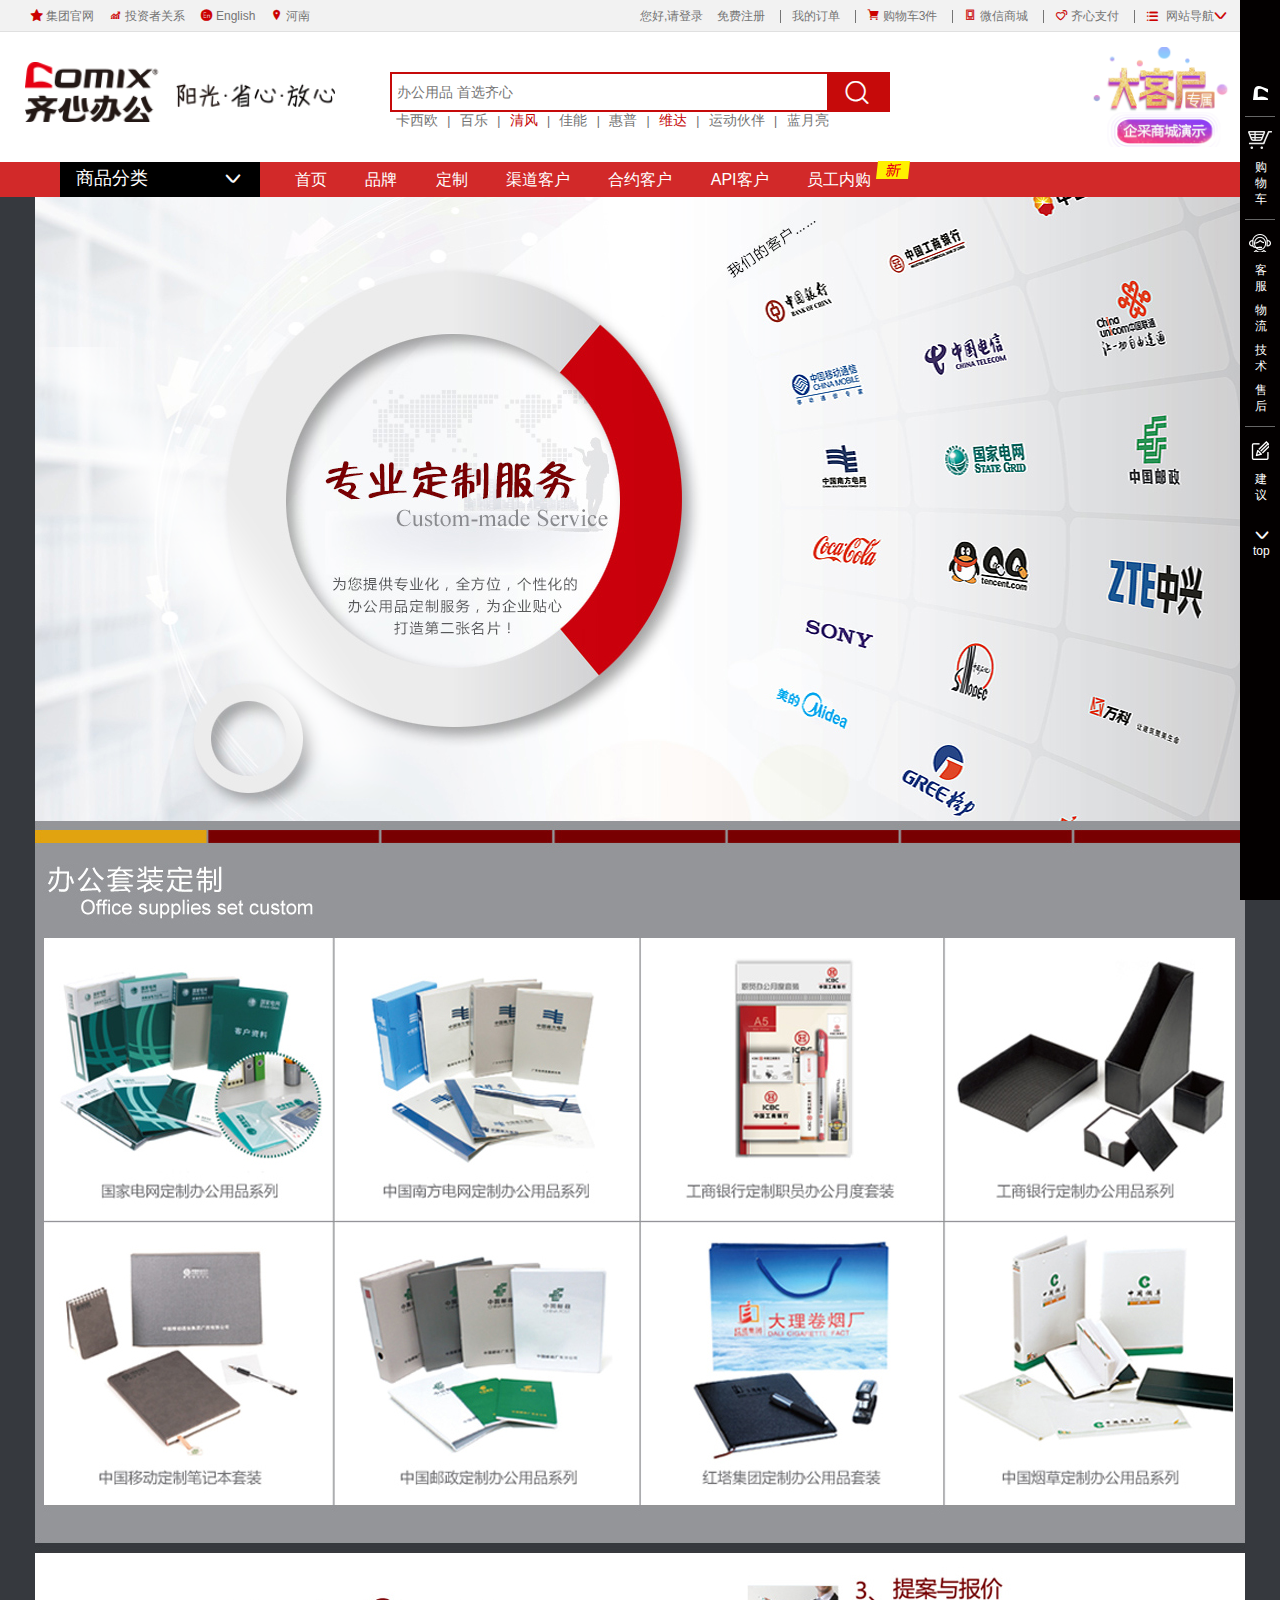
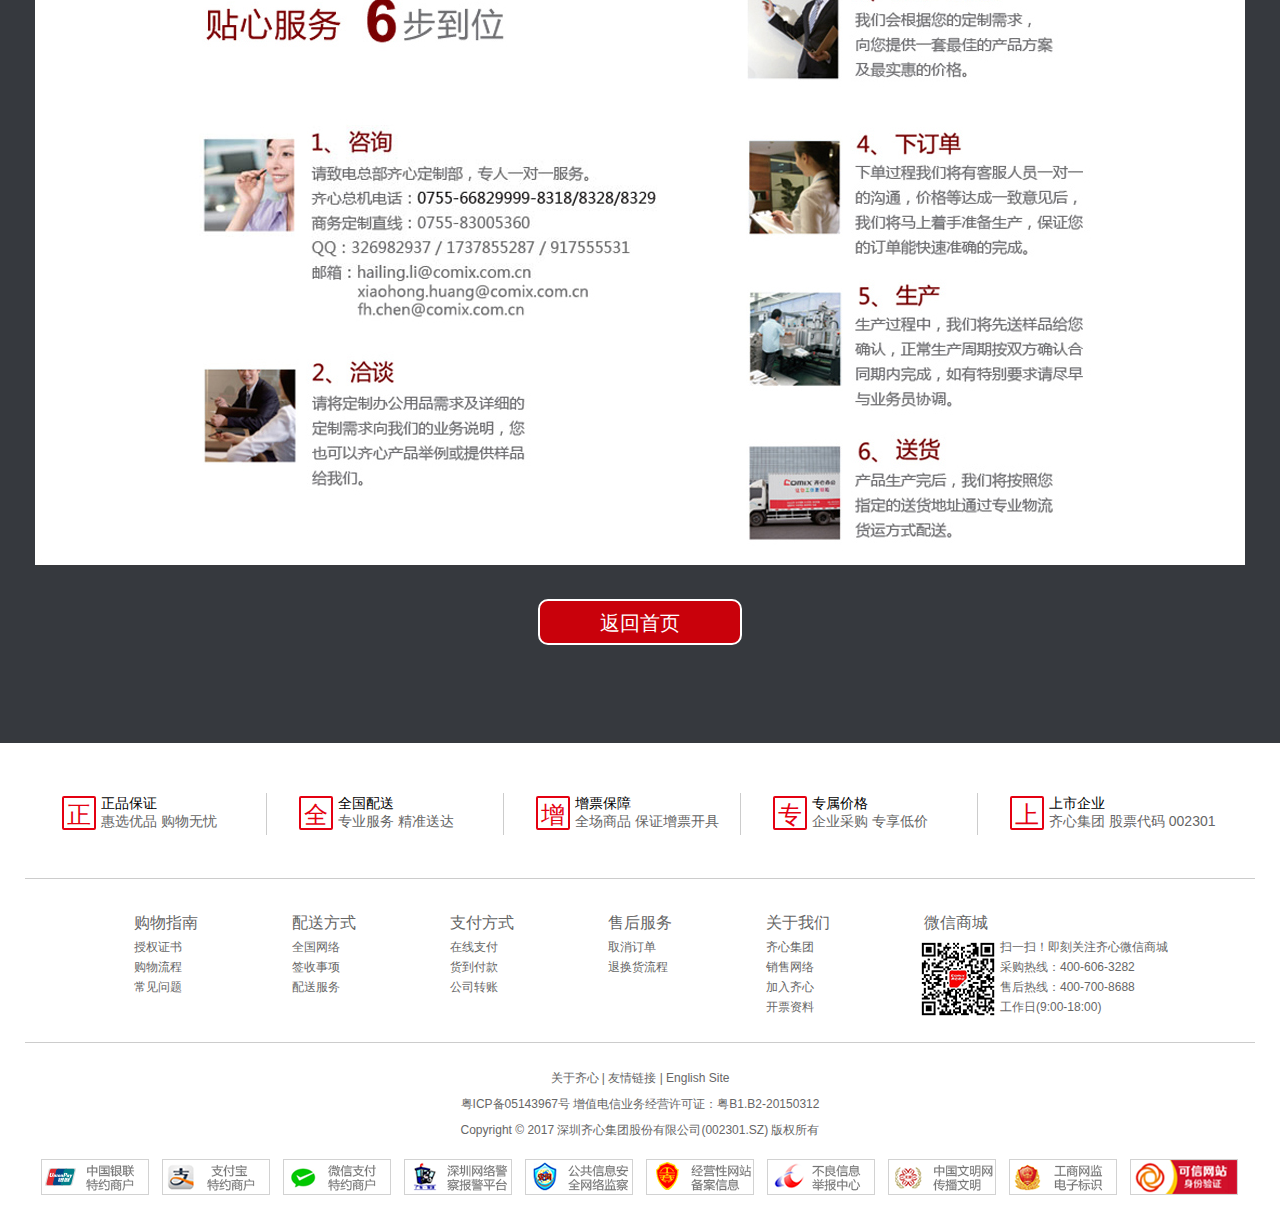
<file: business.html>
<!doctype html>
<html>
<head>
<meta charset="utf-8">
<meta name="keywords" content="齐心商城-办公用品一站式采购,齐心渠道，批发商城，分销商城，电子商务解决方案">
<meta name="description" content="齐心渠道宝一站式网上办公用品采购平台">
<meta name="author" content="赵亚珍">
<title>商务定制</title>
<link rel="shortcut icon" href="favicon .ico" type="image/icon">
<link rel="stylesheet" type="text/css" href="style/base.css">
<link rel="stylesheet" type="text/css" href="style/business.css">
</head>

<body>
<!--顶部导航区-->
<div class="head-top wrap">
  <div class="hd-link">
    <ul>
      <li class="star"> <b class="iconfont">&#xe60c;</b><a href="#">集团官网</a> </li>
      <li> <b class="iconfont">&#xe629;</b><a href="#">投资者关系</a> </li>
      <li> <b class="iconfont">&#xe636;</b><a href="#">English</a> </li>
      <li class="map"> <b class="iconfont">&#xe602;</b><a href="#">河南</a>
        <div class="submenu"> <a href="#">北京</a><a href="#">上海</a><a href="#">天津</a><a href="#">重庆</a><a href="#">河北</a><a href="#">山西</a><a href="#">河南</a><a href="#">辽宁</a><a href="#">吉林</a><a href="#">黑龙江</a><a href="#">内蒙古</a><a href ="#">江苏</a><a href="#">山东</a><a href="#"> 安徽</a><a href="#">浙江</a><a href="#">福建</a><a href="#">湖南</a><a href="#">湖北</a><a href="#">广东</a><a href="#">广西</a><a href="#">江西</a><a href="#">四川</a><a href="#">海南</a><a href="#">贵州</a><a href="#">云南</a><a href="#">西藏</a><a href="#">陕西</a><a href="#"> 甘肃</a><a href="#">青海</a><a href="#">宁夏</a><a href="#">新疆</a><a href="#">港澳</a><a href="#">台湾</a><a href="#">海外</a> </div>
      </li>
    </ul>
    <div class="hd-link2">
      <div class="login"> <a href="login.html" target="_blank">您好,请登录</a> <a href="register.html" target="_blank">免费注册</a> </div>
      <ul>
        <li><a href="#">我的订单</a></li>
        <li> <b class="iconfont">&#xe887;</b><a href="shopcar.html" target="_blank">购物车3件</a></li>
        <li> <b class="iconfont">&#xe619;</b><a href="#">微信商城</a> <img src="images/qrcode.png"> </li>
        <li> <b class="iconfont">&#xe60b;</b><a href="#">齐心支付</a></li>
        <li class="web-dh"> <b class="iconfont">&#xe61f;</b> <a href="#">网站导航<i class="iconfont">&#xe62d;</i></a>
          <div class="submenu">
            <p><b>第三方平台</b><a href="#">齐心京东</a></p>
            <p><b>个人与企业</b><a href="#">齐心商城</a><a href="#">合约客户</a><a href="#">供应链关系</a> </p>
            <p><b>批发市场</b><a href="#">齐心渠道</a><a href="#">合约乐购</a><a href="#">员工内购</a> </p>
            <p><b>齐心集团</b><a href="#">集团官网</a><a href="#">麦苖网络</a><a href="#">银澎云计算</a> </p>
            <p><b class="big">产业创投</b><a href="#">阳光印网</a><a href="#">一览网络</a><a href="#">九恒星科技</a><a href="#">大贲科技</a><a href="#">神州云动</a><a href="#">犀思云</a><a href="#">齐采网</a><a href="#">点点租</a> </p>
          </div>
        </li>
      </ul>
    </div>
  </div>
</div>
<!-- head-top--end--> 
<!-- 顶部logo搜索区-->
<div class="head-bg wrap">
  <div class="hd-wrap">
    <div class="login"> <a href="#"><img src="images/logo.png" alt="齐心商城"/></a> </div>
    <div class="search">
      <div class="search-bg">
        <form action="" method="post">
          <input name="keyword" type="text" placeholder="办公用品 首选齐心"/>
          <label><a href="#"><b class="iconfont" style="color:#fff; font-size:28px; font-family:'微软雅黑'; margin-left:16px; display:inline-block; padding-top:5px;  float:left;">&#xe60a;</b></a></label>
        </form>
      </div>
      <div class="search-word"> <a href="#">卡西欧</a> | <a href="#">百乐</a> | <a style="color:#c60a0a;" href="#">清风</a> | <a href="#">佳能</a> | <a href="#">惠普</a> | <a style="color:#c60a0a;" href="#">维达</a> | <a href="#">运动伙伴</a> | <a href="#">蓝月亮</a> </div>
    </div>
    <div class="custmer"> <img src="images/custmer.png"/> </div>
  </div>
</div>
<!--导航菜单-->
<div class="head-nav wrap">
  <div class="nav-left">
    <p>商品分类 <b class="iconfont" style="color:#fff; font-size:16px; margin-left:72px;">&#xe62d;</b></p>
    <!--第一个项目-->
    <div class="all-kinds">
      <dl>
        <dt><i class="iconfont">&#xe64c;</i> <a href="#">办公用纸</a> <b class="iconfont">&#xe62e;</b> </dt>
        <dd class="submenu">
          <div class="items">
            <h4><a href="#">复印纸</a></h4>
            <p><a href="#">静电复印纸</a> <a href="#">彩色复印纸</a> <a href="#">彩激纸</a></p>
          </div>
          <div class="items">
            <h4><a href="#">打印纸</a></h4>
            <p><a href="#">电脑打印纸</a> <a href="#">收银纸/传真纸</a> <a href="#">喷墨/相片纸</a></p>
          </div>
          <div class="items">
            <h4><a href="#">艺术纸</a></h4>
            <p> <a href="#">云彩纸</a> <a href="#">牛皮纸/包装纸/纸袋</a> <a href="#">工程用纸</a> 
          </div>
          <div class="items">
            <h4><a href="#">多用途纸</a></h4>
            <p> <a href="#">特种纸</a> <a href="#">高端商业用纸</a> 
          </div>
        </dd>
      </dl>
      <dl>
        <dt><i class="iconfont">&#xe7a2;</i> <a href="#">办公文具</a> <b class="iconfont">&#xe62e;</b> </dt>
        <dd class="submenu">
          <div class="items">
            <h4><a href="#">书写修正工具</a></h4>
            <p><a href="#">水笔/中性笔/宝珠笔/台笔</a> <a href="#">圆珠笔</a> <a href="#">铅笔/自动铅笔</a> <a href="#">荧光笔</a> <a href="#">记号笔/白板笔/油漆笔</a> <a href="#">钢笔/签到笔</a> <a href="#">毛笔/软笔</a> <a href="#">胶片笔</a> <a href="#">绘画笔/唛克笔/石笔</a> <a href="#">笔类墨水/替芯及相关</a><a href="#">橡皮/修正液/修正带/修正带芯</a></p>
          </div>
          <div class="items">
            <h4><a href="#">文件管理</a></h4>
            <p><a href="#">档案夹/管夹</a> <a href="#">轻便夹</a> <a href="#">板夹/票据夹</a> <a href="#">资料册</a> <a href="#">吊挂夹/吊挂框/吊挂架</a> <a href="#">抽杆夹/报告夹</a> <a href="#">电脑夹/图纸夹</a> <a href="#">文件索引分页</a> <a href="#">文件套/文件袋</a> <a href="#">名片册/名片夹/名片盒</a><a href="#">相册/CD册/集邮册</a> <a href="#">档案盒/文件盒/整理盒</a> <a href="#">事务包/风琴包</a> <a href="#">文件夹配件</a></p>
          </div>
          <div class="items">
            <h4><a href="#">桌面文具</a></h4>
            <p><a href="#">计算器</a> <a href="#">回形针筒</a> <a href="#">文件篮/资料架/文件盘/文件柜</a> <a href="#">书立</a> <a href="#">订书机/起钉器</a> <a href="#">打孔机及耗材</a> <a href="#">长尾夹/白钢夹/票夹/推夹器/补充夹</a> <a href="#">回形针/大头针/订书针/图钉</a> <a href="#">便笺盒/卡片索引盒</a> <a href="#">笔筒/笔袋/台历架</a><a href="#">剪刀/美工刀/刀片/垫板</a> <a href="#">胶水/胶棒</a> <a href="#">文具胶/双面胶/美纹胶/海绵胶 胶带座</a> <a href="#">卷笔刀/削笔机</a> <a href="#">尺/圆规/放大镜</a> <a href="#">阅读架/看书架</a> <a href="#">文具套装组合</a></p>
          </div>
          <div class="items">
            <h4><a href="#">本册纸品</a></h4>
            <p><a href="#">普通簿本</a> <a href="#">PU/PVC笔记本/皮面本/万用手册</a> <a href="#">绘图本</a> <a href="#">报事贴/便条纸</a> <a href="#">手写标签/标签打印纸</a> <a href="#">牛皮纸档案袋/档案盒</a> <a href="#">证书/奖状/签到簿</a> <a href="#">请柬/贺卡/红包/台历</a> <a href="#">笔记本配件</a></p>
          </div>
          <div class="items">
            <h4><a href="#">标识展示</a></h4>
            <p><a href="#">台牌/台座</a> <a href="#">门牌/指示牌/栏杆</a> <a href="#">胸卡/证件卡/卡套/挂绳</a> <a href="#">软木板/白板/白板纸/白板架</a> <a href="#">磁条/磁粒/白板擦/清洁剂</a> <a href="#">黑板/绿板</a> <a href="#">黑板擦/粉笔</a></p>
          </div>
          <div class="items">
            <h4><a href="#">财务行政用品</a></h4>
            <p><a href="#">单据/凭证</a> <a href="#">账簿/账册/账夹/封面</a> <a href="#">电脑套打账册</a> <a href="#">财务装订用品</a> <a href="#">印台/印泥/印油</a> <a href="#">印章/号码机</a> <a href="#">手提金库/印章箱</a> <a href="#">复写纸/橡皮筋/海绵缸</a> <a href="#">信报箱/意见箱/抽奖箱/药箱</a> <a href="#">钥匙圈/钥匙牌/钥匙箱</a><a href="#">报刊架/置物架</a> <a href="#">雨伞架/雨伞机</a> <a href="#">传唤铃/传票叉</a></p>
          </div>
        </dd>
      </dl>
      <dl>
        <dt><i class="iconfont">&#xe60e;</i> <a href="#">办公耗材</a> <b class="iconfont">&#xe62e;</b> </dt>
        <dd class="submenu">
          <div class="items">
            <h4><a href="#">打印机/传真机耗材</a></h4>
            <p><a href="#">硒鼓</a> <a href="#">墨盒</a> <a href="#">鼓/粉组件</a></p>
          </div>
          <div class="items">
            <h4><a href="#">喷墨/绘图/打印机耗材</a></h4>
            <p><a href="#">色带</a></p>
          </div>
          <div class="items">
            <h4><a href="#">针式/票据打印机/传真机色带</a></h4>
            <p><a href="#">墨水</a></p>
          </div>
          <div class="items">
            <h4><a href="#">复合机耗材</a></h4>
            <p><a href="#">墨粉</a> <a href="#">转印组件</a> <a href="#">配件</a></p>
          </div>
          <div class="items">
            <h4><a href="#">证卡打印机/POS机耗材</a></h4>
            <p><a href="#">证卡打印机/POS机色带</a></p>
          </div>
          <div class="items">
            <h4><a href="#">条码/标签打印机耗材</a></h4>
            <p><a href="#">碳带</a> <a href="#">标签带</a></p>
          </div>
        </dd>
      </dl>
      <dl>
        <dt><i class="iconfont">&#xe60e;</i> <a href="#">办公设备</a> <b class="iconfont">&#xe62e;</b> </dt>
        <dd class="submenu">
          <div class="items">
            <h4><a href="#">传真机</a></h4>
            <p><a href="#">激光传真机</a> <a href="#"> 喷墨传真机</a> <a href="#">热敏传真机</a> <a href="#">传真机配件</a></p>
          </div>
          <div class="items">
            <h4><a href="#">打印机</a></h4>
            <p><a href="#">单功能激光打印机</a> <a href="#">喷墨/照片打印机</a> <a href="#">针式/票据打印机</a> <a href="#">证卡打印机/POS机</a> <a href="#">大幅面打印机/绘图仪</a> <a href="#">条码/标牌/标签打印机</a> <a href="#">高速行式打印机</a> <a href="#">3D打印机</a> <a href="#">便携式打印机</a> <a href="#">打印机配件</a></p>
          </div>
          <div class="items">
            <h4><a href="#">一体机</a></h4>
            <p><a href="#">激光一体机</a> <a href="#">喷墨一体机</a> <a href="#">一体机配件</a></p>
          </div>
          <div class="items">
            <h4><a href="#">复印机及印刷机</a></h4>
            <p><a href="#">彩色数码复印机</a> <a href="#">黑白数码复印机</a> <a href="#">印刷机</a> <a href="#">复印机及印刷机选购件</a></p>
          </div>
          <div class="items">
            <h4><a href="#">扫描仪</a></h4>
            <p><a href="#">平板式扫描仪</a> <a href="#">馈纸式扫描仪</a> <a href="#">名片扫描仪/扫描笔</a> <a href="#">扫描枪/PDA</a> <a href="#">便携式扫描仪</a> <a href="#">高拍仪</a> <a href="#">扫描仪配件</a></p>
          </div>
        </dd>
      </dl>
      <dl>
        <dt><i class="iconfont">&#xe67b;</i> <a href="#">电脑及配件</a> <b class="iconfont">&#xe62e;</b> </dt>
        <dd class="submenu">
          <div class="items">
            <h4><a href="#">电脑整机</a></h4>
            <p><a href="#">台式电脑</a> <a href="#">笔记本电脑</a> <a href="#">平板电脑</a> <a href="#">服务器/工作站</a></p>
          </div>
          <div class="items">
            <h4><a href="#">复纸外设产品</a></h4>
            <p><a href="#">U盘</a> <a href="#">移动硬盘/硬盘盒</a> <a href="#">软盘/光盘/录像带及附件</a> <a href="#">键盘/鼠标/鼠标垫</a> <a href="#">摄像头</a> <a href="#">线缆/水晶头</a> <a href="#">UPS电源</a> <a href="#">手写板/绘图板</a> <a href="#">电脑工具</a> <a href="#">电脑清洁用品</a></p>
          </div>
          <div class="items">
            <h4><a href="#">电脑配件</a></h4>
            <p><a href="#">主板</a> <a href="#">CPU</a> <a href="#">显示器</a> <a href="#">显卡</a> <a href="#">内置硬盘</a> <a href="#">内存条</a> <a href="#">声卡/扩展卡</a> <a href="#">机箱</a> <a href="#">刻录机/光驱</a> <a href="#">电源</a> <a href="#">散热器</a> <a href="#">笔记本电池</a> <a href="#">软件</a> <a href="#">支架/托架</a> <a href="#">防窥片/防护屏</a> <a href="#">磁盘/磁带控制卡</a> <a href="#">其它附件</a></p>
          </div>
          <div class="items">
            <h4><a href="#">网络设备</a></h4>
            <p><a href="#">路由器</a> <a href="#">网络机顶盒</a> <a href="#">交换机</a> <a href="#">网络存储</a> <a href="#">网卡</a> <a href="#">网络配件</a></p>
          </div>
        </dd>
      </dl>
      <dl>
        <dt><i class="iconfont">&#xe67f;</i> <a href="#">数码设备</a> <b class="iconfont">&#xe62e;</b> </dt>
        <dd class="submenu">
          <div class="items">
            <h4><a href="#">影像设备</a></h4>
            <p><a href="#">相机</a> <a href="#">摄像机</a> <a href="#">电子阅读器</a></p>
          </div>
          <div class="items">
            <h4><a href="#">影音设备</a></h4>
            <p><a href="#">录音笔</a> <a href="#">MP3/MP4播放器</a> <a href="#">耳机/耳麦</a> <a href="#">麦克风</a> <a href="#">音箱/音响</a> <a href="#">数码相框</a> <a href="#">复读机/收录音机</a></p>
          </div>
          <div class="items">
            <h4><a href="#">智能设备</a></h4>
            <p><a href="#">智能手表/手环</a> 
          </div>
          <div class="items">
            <h4><a href="#">数码配件</a></h4>
            <p><a href="#">存储卡/读卡器</a> <a href="#">三角架/支架/云台</a> <a href="#">数码设备电池/充电器</a> <a href="#">影像包/保护套</a> <a href="#">滤镜</a> <a href="#">闪光灯/手柄</a> <a href="#">相机清洁/贴膜</a> <a href="#">其他配件</a></p>
          </div>
        </dd>
      </dl>
      <dl>
        <dt><i class="iconfont">&#xe619;</i> <a href="#">通讯设备/手机</a> <b class="iconfont">&#xe62e;</b> </dt>
        <dd class="submenu">
          <div class="items">
            <h4><a href="#">复印纸</a></h4>
            <p><a href="#">静电复印纸</a> <a href="#">彩色复印纸</a> <a href="#">彩激纸</a></p>
          </div>
          <div class="items">
            <h4><a href="#">打印纸</a></h4>
            <p><a href="#">电脑打印纸</a> <a href="#">收银纸/传真纸</a> <a href="#">喷墨/相片纸</a></p>
          </div>
          <div class="items">
            <h4><a href="#">艺术纸</a></h4>
            <p> <a href="#">云彩纸</a> <a href="#">牛皮纸/包装纸/纸袋</a> <a href="#">工程用纸</a> 
          </div>
          <div class="items">
            <h4><a href="#">多用途纸</a></h4>
            <p> <a href="#">特种纸</a> <a href="#">高端商业用纸</a> 
          </div>
        </dd>
      </dl>
      <dl>
        <dt><i class="iconfont">&#xe619;</i> <a href="#">食品饮料</a> <b class="iconfont">&#xe62e;</b> </dt>
        <dd class="submenu">
          <div class="items">
            <h4><a href="#">书写修正工具</a></h4>
            <p><a href="#">水笔/中性笔/宝珠笔/台笔</a> <a href="#">圆珠笔</a> <a href="#">铅笔/自动铅笔</a> <a href="#">荧光笔</a> <a href="#">记号笔/白板笔/油漆笔</a> <a href="#">钢笔/签到笔</a> <a href="#">毛笔/软笔</a> <a href="#">胶片笔</a> <a href="#">绘画笔/唛克笔/石笔</a> <a href="#">笔类墨水/替芯及相关</a><a href="#">橡皮/修正液/修正带/修正带芯</a></p>
          </div>
          <div class="items">
            <h4><a href="#">文件管理</a></h4>
            <p><a href="#">档案夹/管夹</a> <a href="#">轻便夹</a> <a href="#">板夹/票据夹</a> <a href="#">资料册</a> <a href="#">吊挂夹/吊挂框/吊挂架</a> <a href="#">抽杆夹/报告夹</a> <a href="#">电脑夹/图纸夹</a> <a href="#">文件索引分页</a> <a href="#">文件套/文件袋</a> <a href="#">名片册/名片夹/名片盒</a><a href="#">相册/CD册/集邮册</a> <a href="#">档案盒/文件盒/整理盒</a> <a href="#">事务包/风琴包</a> <a href="#">文件夹配件</a></p>
          </div>
          <div class="items">
            <h4><a href="#">桌面文具</a></h4>
            <p><a href="#">计算器</a> <a href="#">回形针筒</a> <a href="#">文件篮/资料架/文件盘/文件柜</a> <a href="#">书立</a> <a href="#">订书机/起钉器</a> <a href="#">打孔机及耗材</a> <a href="#">长尾夹/白钢夹/票夹/推夹器/补充夹</a> <a href="#">回形针/大头针/订书针/图钉</a> <a href="#">便笺盒/卡片索引盒</a> <a href="#">笔筒/笔袋/台历架</a><a href="#">剪刀/美工刀/刀片/垫板</a> <a href="#">胶水/胶棒</a> <a href="#">文具胶/双面胶/美纹胶/海绵胶 胶带座</a> <a href="#">卷笔刀/削笔机</a> <a href="#">尺/圆规/放大镜</a> <a href="#">阅读架/看书架</a> <a href="#">文具套装组合</a></p>
          </div>
          <div class="items">
            <h4><a href="#">本册纸品</a></h4>
            <p><a href="#">普通簿本</a> <a href="#">PU/PVC笔记本/皮面本/万用手册</a> <a href="#">绘图本</a> <a href="#">报事贴/便条纸</a> <a href="#">手写标签/标签打印纸</a> <a href="#">牛皮纸档案袋/档案盒</a> <a href="#">证书/奖状/签到簿</a> <a href="#">请柬/贺卡/红包/台历</a> <a href="#">笔记本配件</a></p>
          </div>
          <div class="items">
            <h4><a href="#">标识展示</a></h4>
            <p><a href="#">台牌/台座</a> <a href="#">门牌/指示牌/栏杆</a> <a href="#">胸卡/证件卡/卡套/挂绳</a> <a href="#">软木板/白板/白板纸/白板架</a> <a href="#">磁条/磁粒/白板擦/清洁剂</a> <a href="#">黑板/绿板</a> <a href="#">黑板擦/粉笔</a></p>
          </div>
          <div class="items">
            <h4><a href="#">财务行政用品</a></h4>
            <p><a href="#">单据/凭证</a> <a href="#">账簿/账册/账夹/封面</a> <a href="#">电脑套打账册</a> <a href="#">财务装订用品</a> <a href="#">印台/印泥/印油</a> <a href="#">印章/号码机</a> <a href="#">手提金库/印章箱</a> <a href="#">复写纸/橡皮筋/海绵缸</a> <a href="#">信报箱/意见箱/抽奖箱/药箱</a> <a href="#">钥匙圈/钥匙牌/钥匙箱</a><a href="#">报刊架/置物架</a> <a href="#">雨伞架/雨伞机</a> <a href="#">传唤铃/传票叉</a></p>
          </div>
        </dd>
      </dl>
      <dl>
        <dt><i class="iconfont">&#xe613;</i> <a href="#">生活用品</a> <b class="iconfont">&#xe62e;</b> </dt>
        <dd class="submenu">
          <div class="items">
            <h4><a href="#">打印机/传真机耗材</a></h4>
            <p><a href="#">硒鼓</a> <a href="#">墨盒</a> <a href="#">鼓/粉组件</a></p>
          </div>
          <div class="items">
            <h4><a href="#">喷墨/绘图/打印机耗材</a></h4>
            <p><a href="#">色带</a></p>
          </div>
          <div class="items">
            <h4><a href="#">针式/票据打印机/传真机色带</a></h4>
            <p><a href="#">墨水</a></p>
          </div>
          <div class="items">
            <h4><a href="#">复合机耗材</a></h4>
            <p><a href="#">墨粉</a> <a href="#">转印组件</a> <a href="#">配件</a></p>
          </div>
          <div class="items">
            <h4><a href="#">证卡打印机/POS机耗材</a></h4>
            <p><a href="#">证卡打印机/POS机色带</a></p>
          </div>
          <div class="items">
            <h4><a href="#">条码/标签打印机耗材</a></h4>
            <p><a href="#">碳带</a> <a href="#">标签带</a></p>
          </div>
        </dd>
      </dl>
      <dl>
        <dt><i class="iconfont">&#xe62a;</i> <a href="#">工器具</a> <b class="iconfont">&#xe62e;</b> </dt>
        <dd class="submenu">
          <div class="items">
            <h4><a href="#">传真机</a></h4>
            <p><a href="#">激光传真机</a> <a href="#"> 喷墨传真机</a> <a href="#">热敏传真机</a> <a href="#">传真机配件</a></p>
          </div>
          <div class="items">
            <h4><a href="#">打印机</a></h4>
            <p><a href="#">单功能激光打印机</a> <a href="#">喷墨/照片打印机</a> <a href="#">针式/票据打印机</a> <a href="#">证卡打印机/POS机</a> <a href="#">大幅面打印机/绘图仪</a> <a href="#">条码/标牌/标签打印机</a> <a href="#">高速行式打印机</a> <a href="#">3D打印机</a> <a href="#">便携式打印机</a> <a href="#">打印机配件</a></p>
          </div>
          <div class="items">
            <h4><a href="#">一体机</a></h4>
            <p><a href="#">激光一体机</a> <a href="#">喷墨一体机</a> <a href="#">一体机配件</a></p>
          </div>
          <div class="items">
            <h4><a href="#">复印机及印刷机</a></h4>
            <p><a href="#">彩色数码复印机</a> <a href="#">黑白数码复印机</a> <a href="#">印刷机</a> <a href="#">复印机及印刷机选购件</a></p>
          </div>
          <div class="items">
            <h4><a href="#">扫描仪</a></h4>
            <p><a href="#">平板式扫描仪</a> <a href="#">馈纸式扫描仪</a> <a href="#">名片扫描仪/扫描笔</a> <a href="#">扫描枪/PDA</a> <a href="#">便携式扫描仪</a> <a href="#">高拍仪</a> <a href="#">扫描仪配件</a></p>
          </div>
        </dd>
      </dl>
      <dl>
        <dt><i class="iconfont">&#xe648;</i> <a href="#">办公家电</a> <b class="iconfont">&#xe62e;</b> </dt>
      
        <dd class="submenu">
          <div class="items">
            <h4><a href="#">影像设备</a></h4>
            <p><a href="#">相机</a> <a href="#">摄像机</a> <a href="#">电子阅读器</a></p>
          </div>
          <div class="items">
            <h4><a href="#">影音设备</a></h4>
            <p><a href="#">录音笔</a> <a href="#">MP3/MP4播放器</a> <a href="#">耳机/耳麦</a> <a href="#">麦克风</a> <a href="#">音箱/音响</a> <a href="#">数码相框</a> <a href="#">复读机/收录音机</a></p>
          </div>
          <div class="items">
            <h4><a href="#">智能设备</a></h4>
            <p><a href="#">智能手表/手环</a> 
          </div>
          <div class="items">
            <h4><a href="#">数码配件</a></h4>
            <p><a href="#">存储卡/读卡器</a> <a href="#">三角架/支架/云台</a> <a href="#">数码设备电池/充电器</a> <a href="#">影像包/保护套</a> <a href="#">滤镜</a> <a href="#">闪光灯/手柄</a> <a href="#">相机清洁/贴膜</a> <a href="#">其他配件</a></p>
          </div>
        </dd>
      </dl>
      <dl>
        <dt><i class="iconfont">&#xe603;</i> <a href="#">办公家具</a> <b class="iconfont">&#xe62e;</b> </dt>
        <dd class="submenu">
          <div class="items">
            <h4><a href="#">复印纸</a></h4>
            <p><a href="#">静电复印纸</a> <a href="#">彩色复印纸</a> <a href="#">彩激纸</a></p>
          </div>
          <div class="items">
            <h4><a href="#">打印纸</a></h4>
            <p><a href="#">电脑打印纸</a> <a href="#">收银纸/传真纸</a> <a href="#">喷墨/相片纸</a></p>
          </div>
          <div class="items">
            <h4><a href="#">艺术纸</a></h4>
            <p> <a href="#">云彩纸</a> <a href="#">牛皮纸/包装纸/纸袋</a> <a href="#">工程用纸</a> 
          </div>
          <div class="items">
            <h4><a href="#">多用途纸</a></h4>
            <p> <a href="#">特种纸</a> <a href="#">高端商业用纸</a> 
          </div>
        </dd>
      </dl>
      <dl>
        <dt><i class="iconfont">&#xe630;</i> <a href="#">汽车用品</a> <b class="iconfont">&#xe62e;</b> </dt>
        <dd class="submenu">
          <div class="items">
            <h4><a href="#">复印纸</a></h4>
            <p><a href="#">静电复印纸</a> <a href="#">彩色复印纸</a> <a href="#">彩激纸</a></p>
          </div>
          <div class="items">
            <h4><a href="#">复印纸</a></h4>
            <p><a href="#">静电复印纸</a> <a href="#">彩色复印纸</a> <a href="#">彩激纸</a></p>
          </div>
        </dd>
      </dl>
      <dl>
        <dt><i class="iconfont">&#xe616;</i> <a href="#">劳防用品</a> <b class="iconfont">&#xe62e;</b> </dt>
      
        <dd class="submenu">
          <div class="items">
            <h4><a href="#">电脑整机</a></h4>
            <p><a href="#">台式电脑</a> <a href="#">笔记本电脑</a> <a href="#">平板电脑</a> <a href="#">服务器/工作站</a></p>
          </div>
          <div class="items">
            <h4><a href="#">复纸外设产品</a></h4>
            <p><a href="#">U盘</a> <a href="#">移动硬盘/硬盘盒</a> <a href="#">软盘/光盘/录像带及附件</a> <a href="#">键盘/鼠标/鼠标垫</a> <a href="#">摄像头</a> <a href="#">线缆/水晶头</a> <a href="#">UPS电源</a> <a href="#">手写板/绘图板</a> <a href="#">电脑工具</a> <a href="#">电脑清洁用品</a></p>
          </div>
          <div class="items">
            <h4><a href="#">电脑配件</a></h4>
            <p><a href="#">主板</a> <a href="#">CPU</a> <a href="#">显示器</a> <a href="#">显卡</a> <a href="#">内置硬盘</a> <a href="#">内存条</a> <a href="#">声卡/扩展卡</a> <a href="#">机箱</a> <a href="#">刻录机/光驱</a> <a href="#">电源</a> <a href="#">散热器</a> <a href="#">笔记本电池</a> <a href="#">软件</a> <a href="#">支架/托架</a> <a href="#">防窥片/防护屏</a> <a href="#">磁盘/磁带控制卡</a> <a href="#">其它附件</a></p>
          </div>
          <div class="items">
            <h4><a href="#">网络设备</a></h4>
            <p><a href="#">路由器</a> <a href="#">网络机顶盒</a> <a href="#">交换机</a> <a href="#">网络存储</a> <a href="#">网卡</a> <a href="#">网络配件</a></p>
          </div>
        </dd>
      </dl>
      <dl>
        <dt><i class="iconfont">&#xe60b;</i> <a href="#">售后服务</a> <b class="iconfont">&#xe62e;</b> </dt>
        <dd class="submenu">
          <div class="items">
            <h4><a href="#">传真机</a></h4>
            <p><a href="#">激光传真机</a> <a href="#"> 喷墨传真机</a> <a href="#">热敏传真机</a> <a href="#">传真机配件</a></p>
          </div>
          <div class="items">
            <h4><a href="#">打印机</a></h4>
            <p><a href="#">单功能激光打印机</a> <a href="#">喷墨/照片打印机</a> <a href="#">针式/票据打印机</a> <a href="#">证卡打印机/POS机</a> <a href="#">大幅面打印机/绘图仪</a> <a href="#">条码/标牌/标签打印机</a> <a href="#">高速行式打印机</a> <a href="#">3D打印机</a> <a href="#">便携式打印机</a> <a href="#">打印机配件</a></p>
          </div>
          <div class="items">
            <h4><a href="#">一体机</a></h4>
            <p><a href="#">激光一体机</a> <a href="#">喷墨一体机</a> <a href="#">一体机配件</a></p>
          </div>
          <div class="items">
            <h4><a href="#">复印机及印刷机</a></h4>
            <p><a href="#">彩色数码复印机</a> <a href="#">黑白数码复印机</a> <a href="#">印刷机</a> <a href="#">复印机及印刷机选购件</a></p>
          </div>
          <div class="items">
            <h4><a href="#">扫描仪</a></h4>
            <p><a href="#">平板式扫描仪</a> <a href="#">馈纸式扫描仪</a> <a href="#">名片扫描仪/扫描笔</a> <a href="#">扫描枪/PDA</a> <a href="#">便携式扫描仪</a> <a href="#">高拍仪</a> <a href="#">扫描仪配件</a></p>
          </div>
        </dd>
      </dl>
    </div>
  </div>
  <div class="nav-right"> <a href="#">首页</a> <a href="#">品牌</a> <a href="#">定制</a> <a href="#">渠道客户</a> <a href="#">合约客户</a> <a href="#">API客户</a> <a href="#">员工内购 </a> <a href="#"><span style="display:inline-block; width:34px; height:24px; right:-20px;"></span></a> </div>
  </div>
</div>
<!--main部分-->
<div class="main">
  <ul>
      <li class="menu"><img src="images/business1.jpg"/>
          <div class="submenu"><img src="images/business1.png"/></div>
      </li>
      <li><img src="images/business2.jpg"/></li>
      <li><img src="images/business3.jpg"/></li>
  </ul>
  <p><a href="index.html">返回首页</a></p>
</div>



 <!--footer-->
<div class="foot wrap">
  <div class="foot-top">
     <ul>
        <li>
            <span>正</span>
            <div class="foot-right">
                <h3>正品保证</h3>
                <p>惠选优品 购物无忧</p>
            </div>
        </li>
         <li>
            <span>全</span>
            <div class="foot-right">
                <h3> 全国配送</h3>
                <p>专业服务 精准送达</p>
            </div>
        </li>
         <li>
            <span>增</span>
            <div class="foot-right">
                <h3>增票保障</h3>
                <p>全场商品 保证增票开具</p>
            </div>
        </li>
         <li>
            <span>专</span>
            <div class="foot-right">
                <h3>专属价格</h3>
                <p>企业采购 专享低价</p>
            </div>
        </li>
         <li>
            <span>上</span>
            <div class="foot-right">
                <h3>上市企业</h3>
                <p>齐心集团 股票代码 002301</p>
            </div>
        </li>
     </ul>
  </div>
  <div class="foot-middle">
     <ul>
        <li>
           <h3>购物指南</h3>
           <p>授权证书</p>
           <p>购物流程</p>
           <p>常见问题</p>
        </li>
        <li>
            <h3>配送方式</h3>
            <p>全国网络</p> 
            <p>签收事项</p> 
            <p>配送服务</p> 
        </li>
        
           <li>
              <h3>支付方式</h3>
              <p>在线支付</p>
              <p>货到付款</p>
              <p>公司转账</p>
           </li>
           <li>
              <h3>售后服务</h3>
              <p>取消订单</p>
              <p>退换货流程</p>
           </li>
           <li>
              <h3>关于我们</h3>
              <p>齐心集团</p>
              <p>销售网络</p>
              <p>加入齐心</p>
              <p>开票资料 </p>
           </li>
           <li style="width:300px;">
              <h3>微信商城</h3>
              <img src="images/footer.png"/>
              <div class="middle-right">
                  <p>扫一扫！即刻关注齐心微信商城</p>
                  <p>采购热线：400-606-3282</p>
                  <p>售后热线：400-700-8688</p>
                  <p>工作日(9:00-18:00)</p>
              </div>
           </li>
     </ul>
  </div>
  <div class="foot-bottom">
     <p>关于齐心  |  友情链接  |  English Site</p>
     <p>粤ICP备05143967号 增值电信业务经营许可证：粤B1.B2-20150312</p>
     <p>Copyright &copy; 2017 深圳齐心集团股份有限公司(002301.SZ) 版权所有</p>
     <ul>
        <li> <img src="images/footer-1.png"/></li>
        <li> <img src="images/footer-2.png"/></li>
        <li> <img src="images/footer-3.png"/></li>
        <li> <img src="images/footer-4.png"/></li>
        <li> <img src="images/footer-5.png"/></li>
        <li> <img src="images/footer-6.png"/></li>
        <li> <img src="images/footer-7.png"/></li>
        <li> <img src="images/footer-8.png"/></li>
        <li> <img src="images/footer-9.png"/></li>
        <li> <img src="images/footer-10.png"/></li>
     </ul>
  </div>
</div>

<!--右侧固定导航-->
<div class="block">
    <ul>
        <li style=" height:40px; border-bottom:1px solid #666;"><img src="images/rg-logo.png"/></li>
        <li style="border-bottom:1px solid #666;"><i class="icon1"></i><a href="#">购物车</a></li>
        <li style="border-bottom:1px solid #666;"><i class="icon2"></i><a href="#">客服</a><a href="#">物流</a><a href="#">技术</a><a href="#">售后</a></li>
        <li><i class="icon3"></i><a href="#">建议</a></li>
        <li><a href="#top" id="back-to-top"><i class="iconfont">&#xe62d;</i><span>top</span></a></li>
    </ul>
</div>

</body>
</html>
</file>
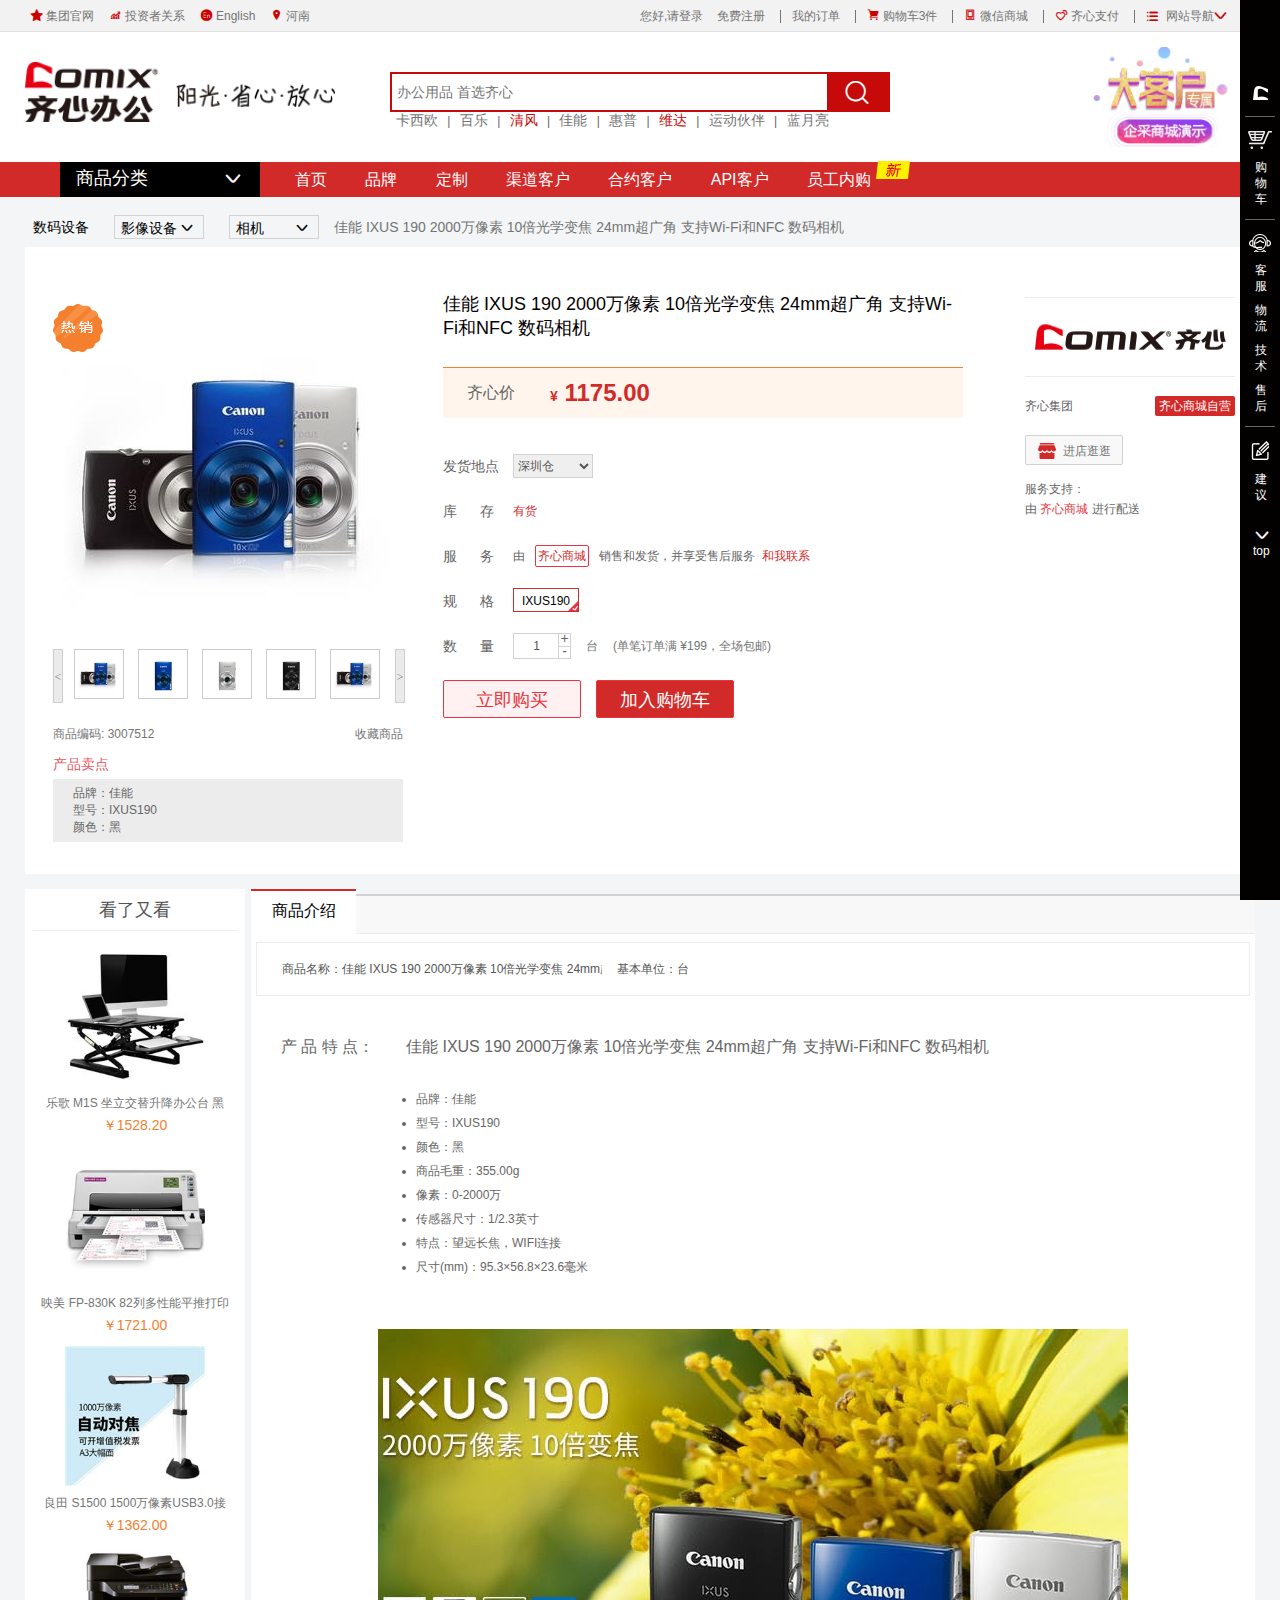
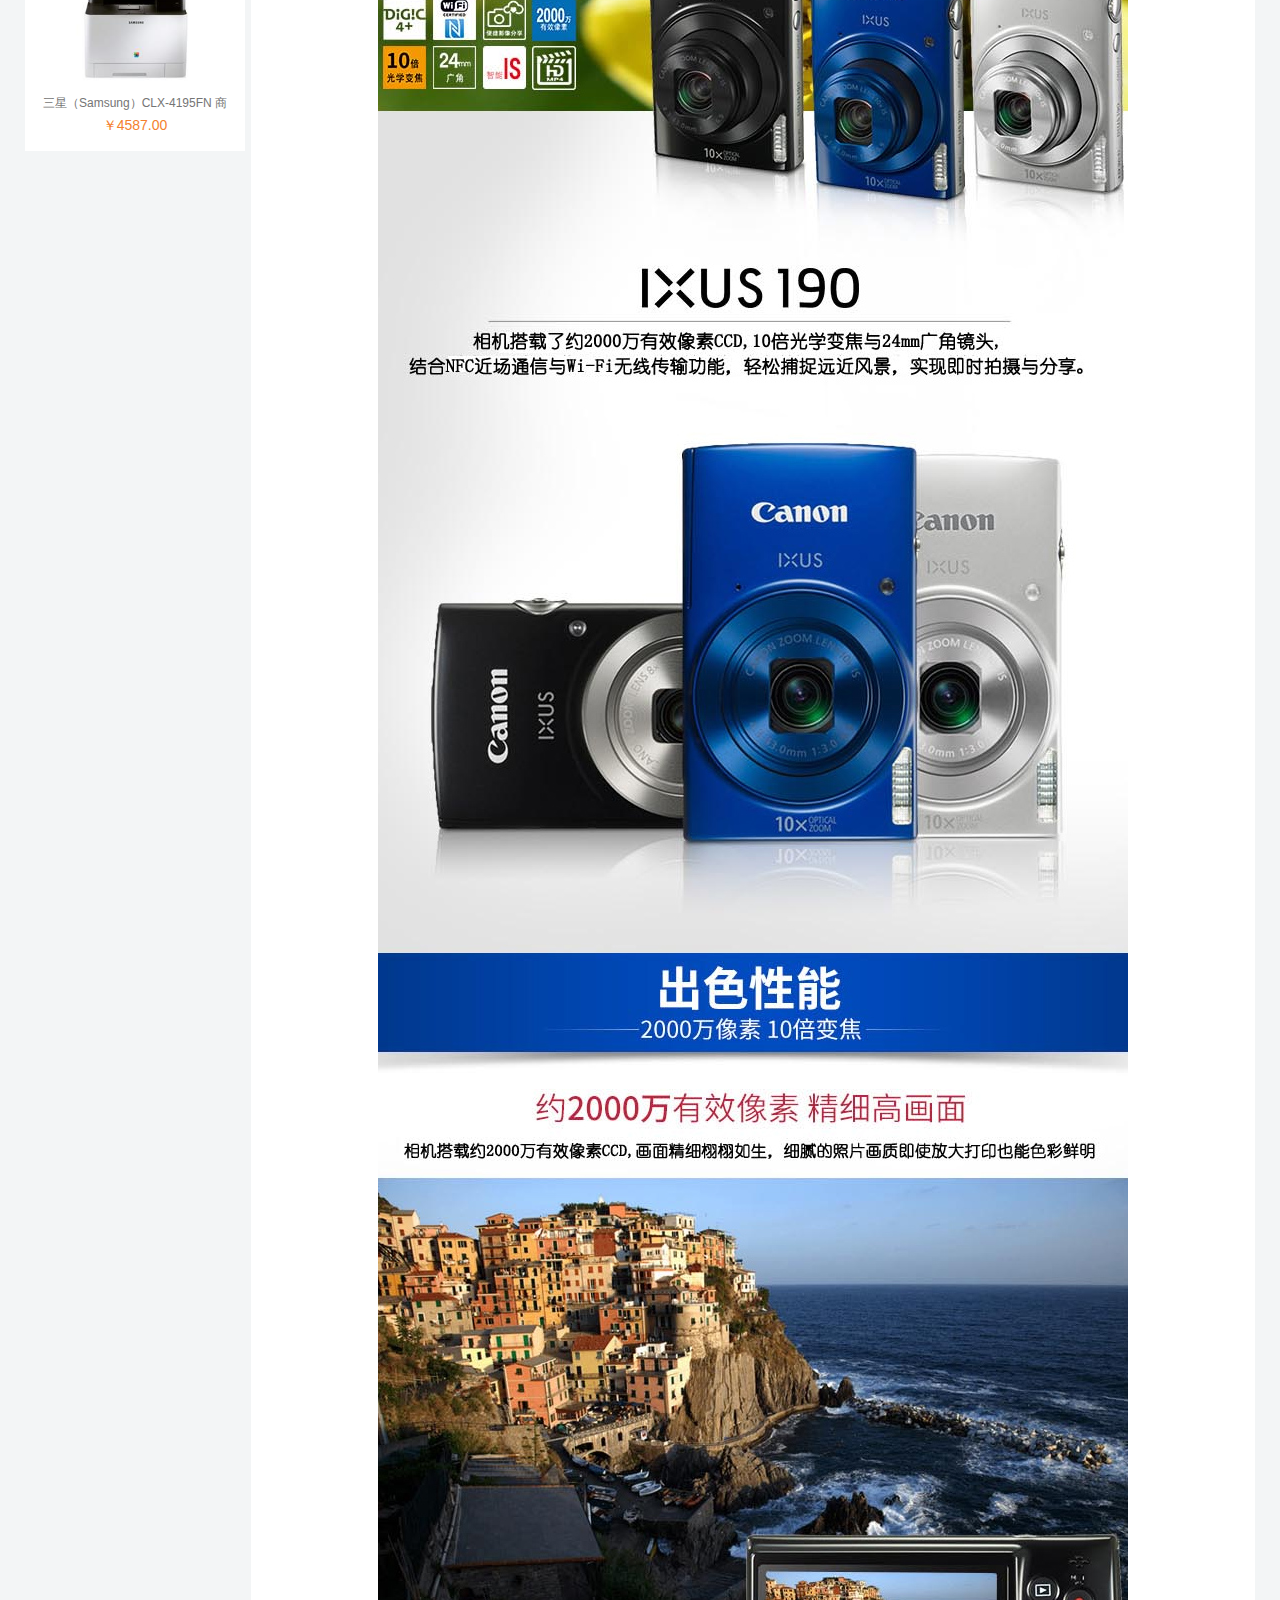
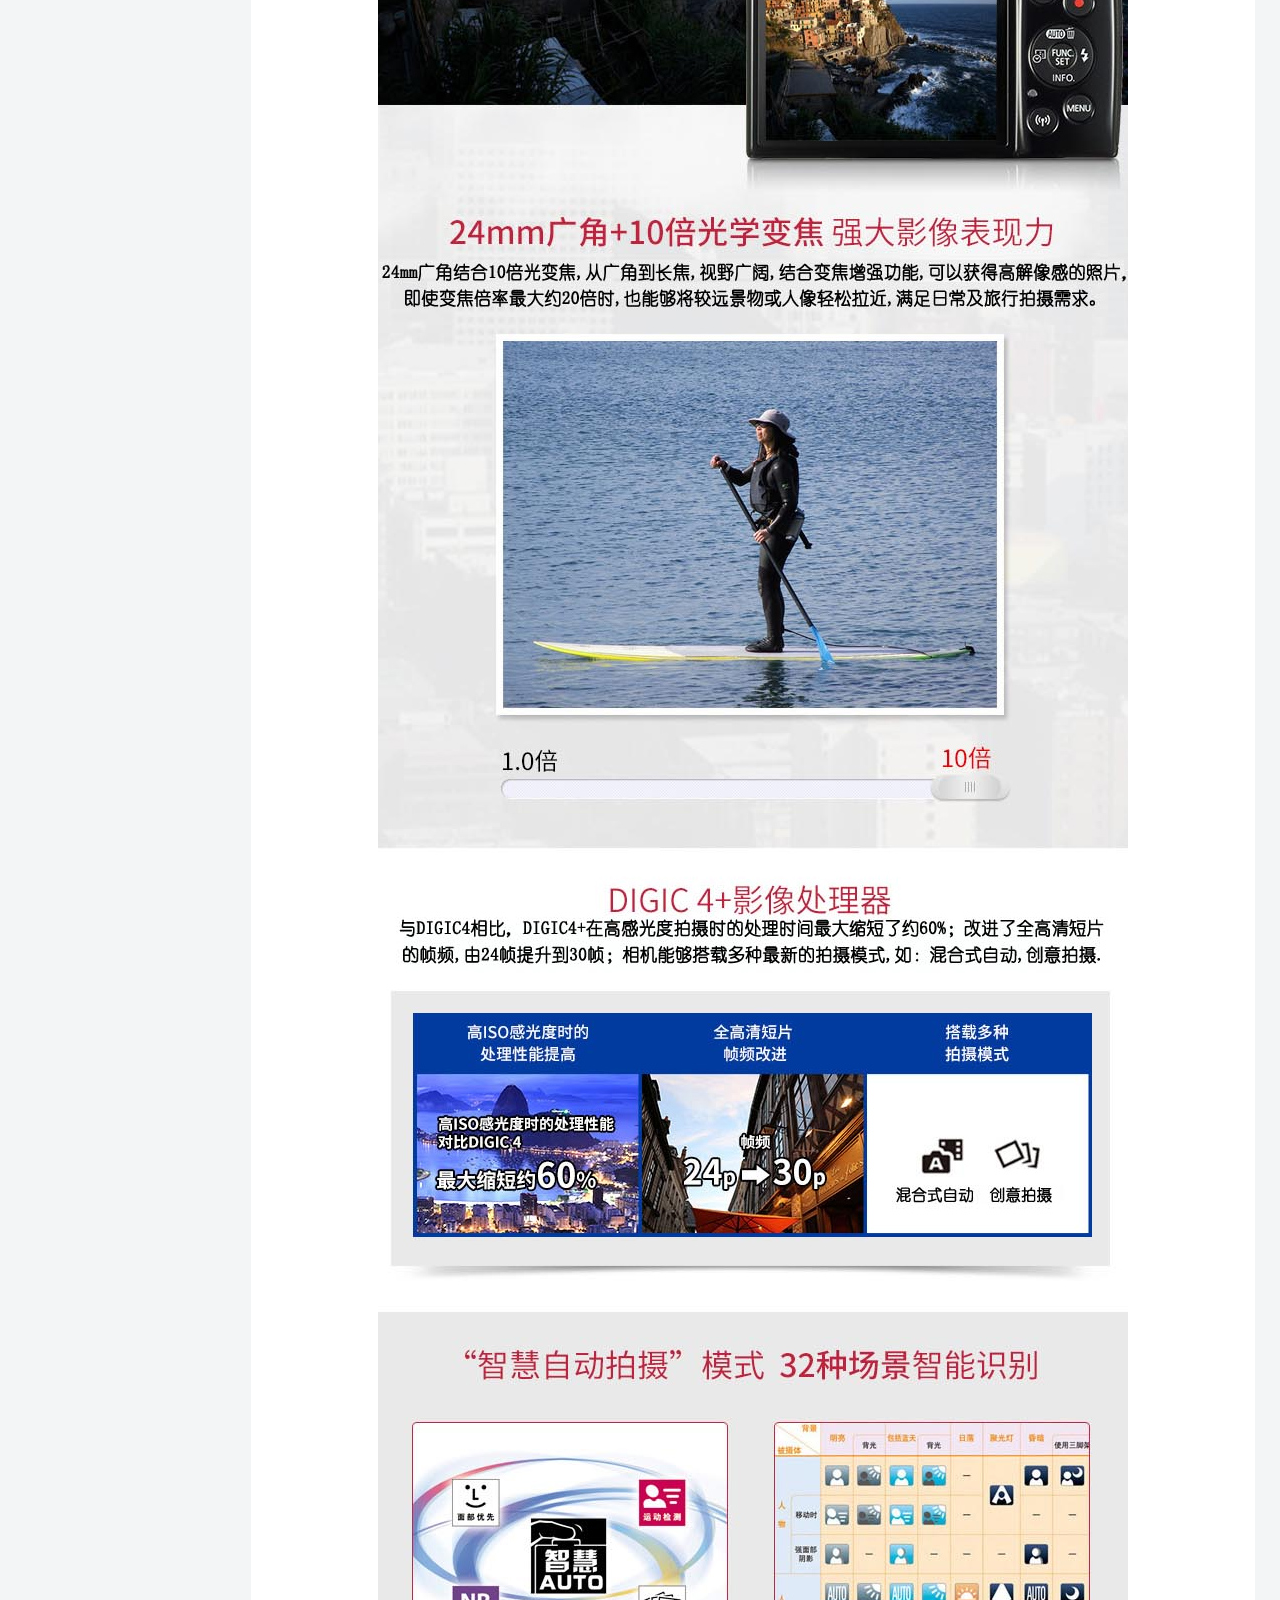
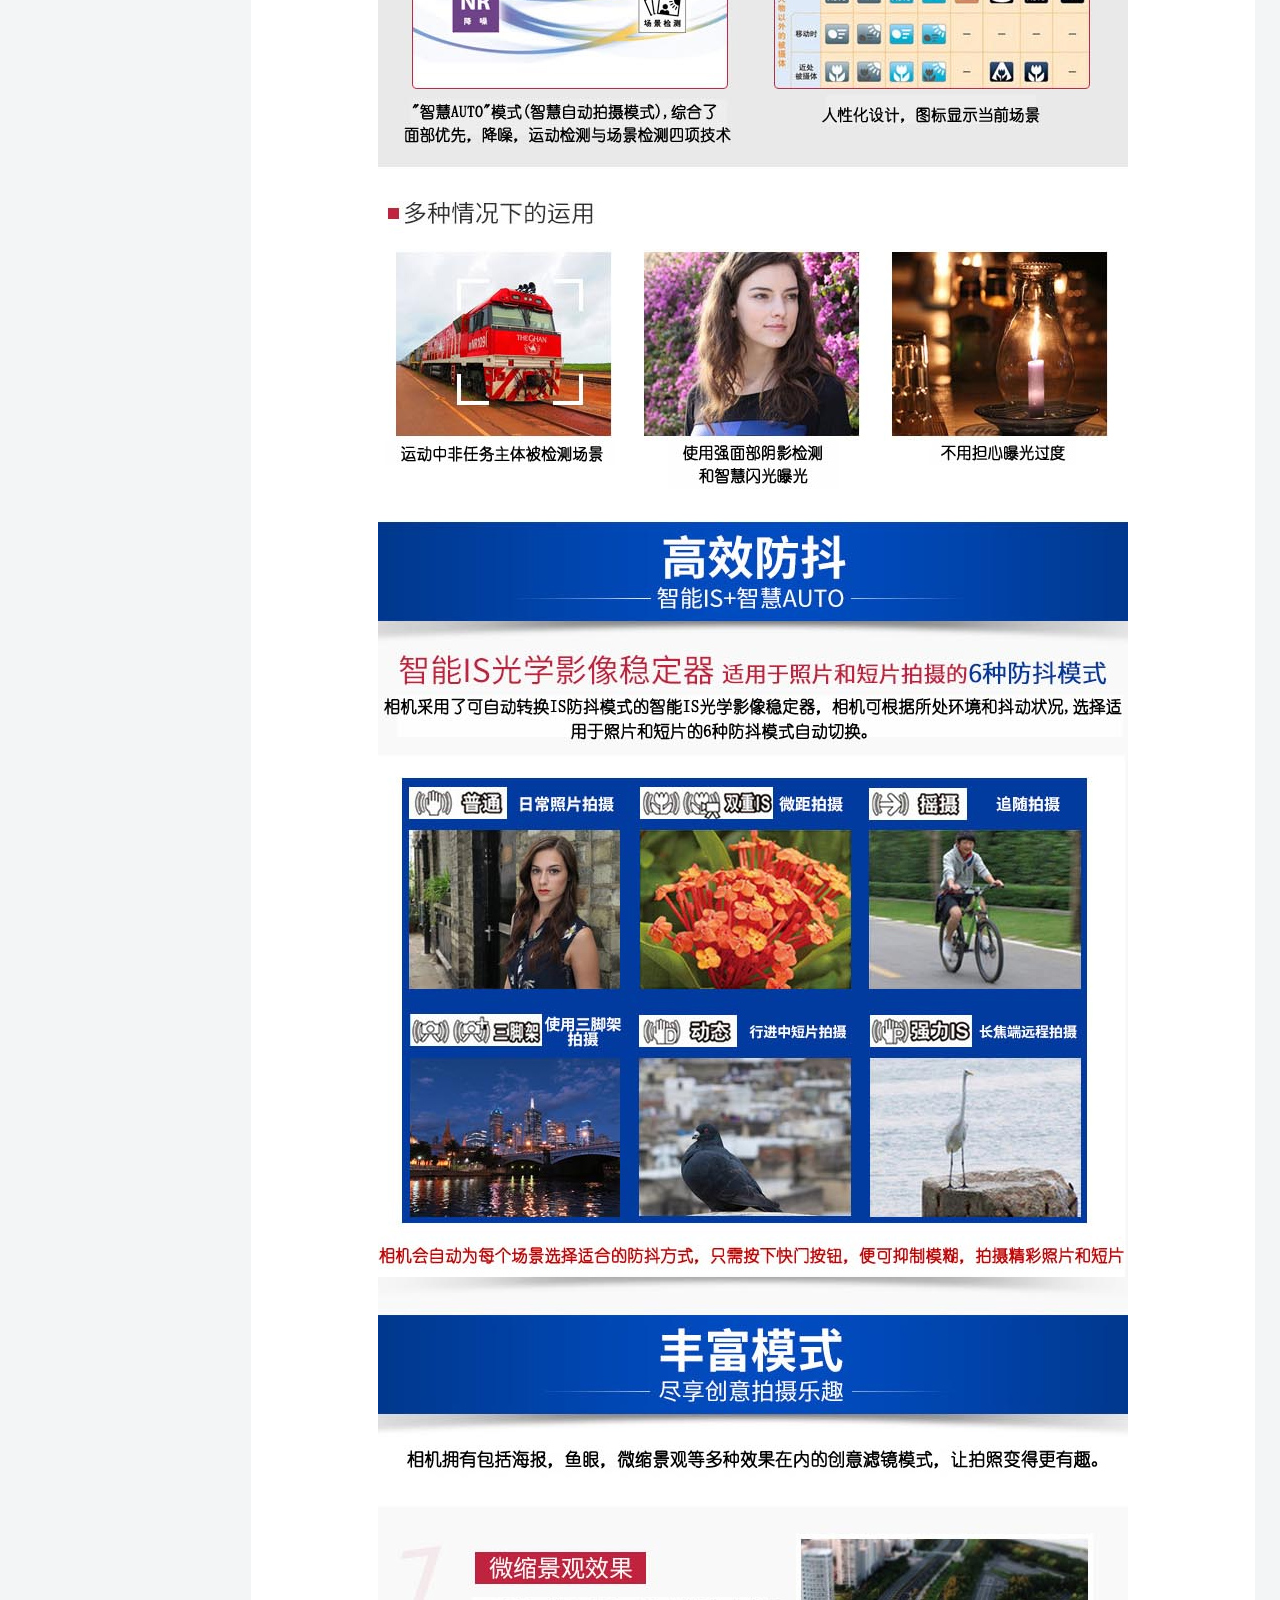
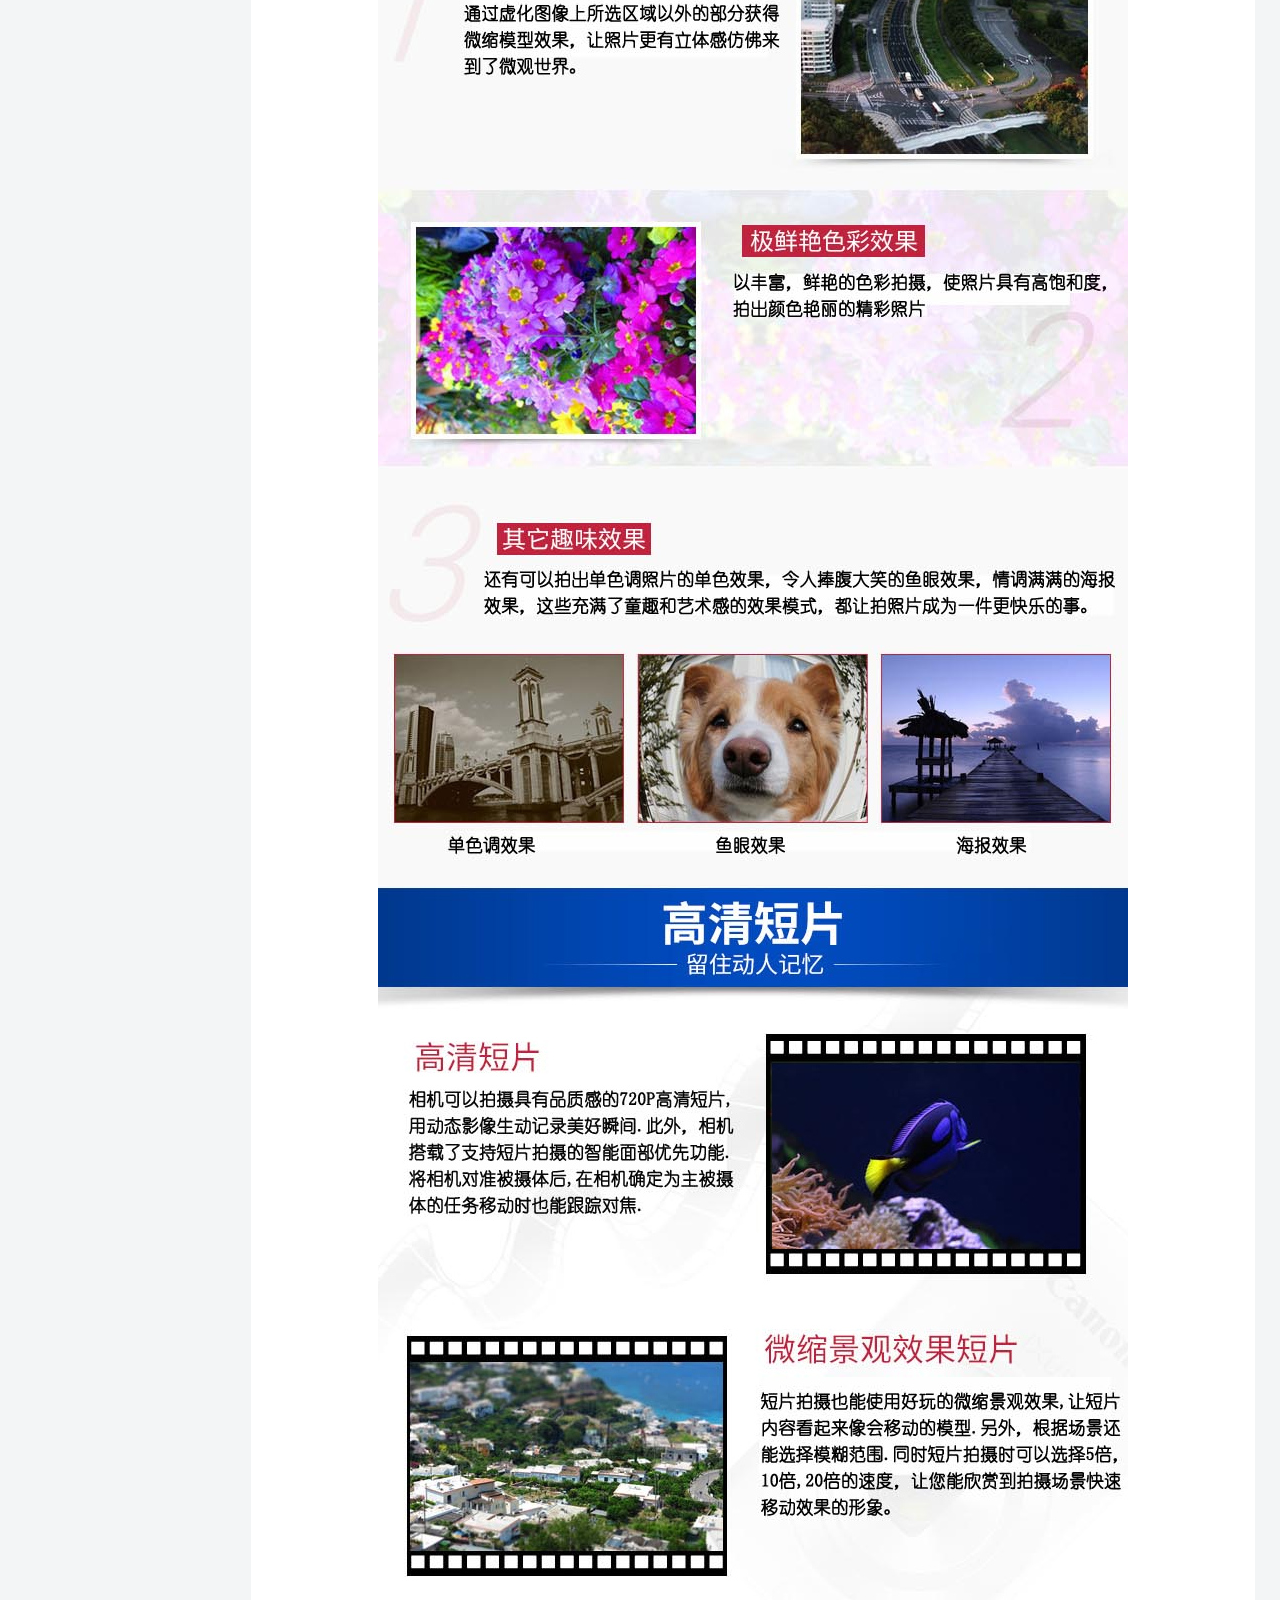
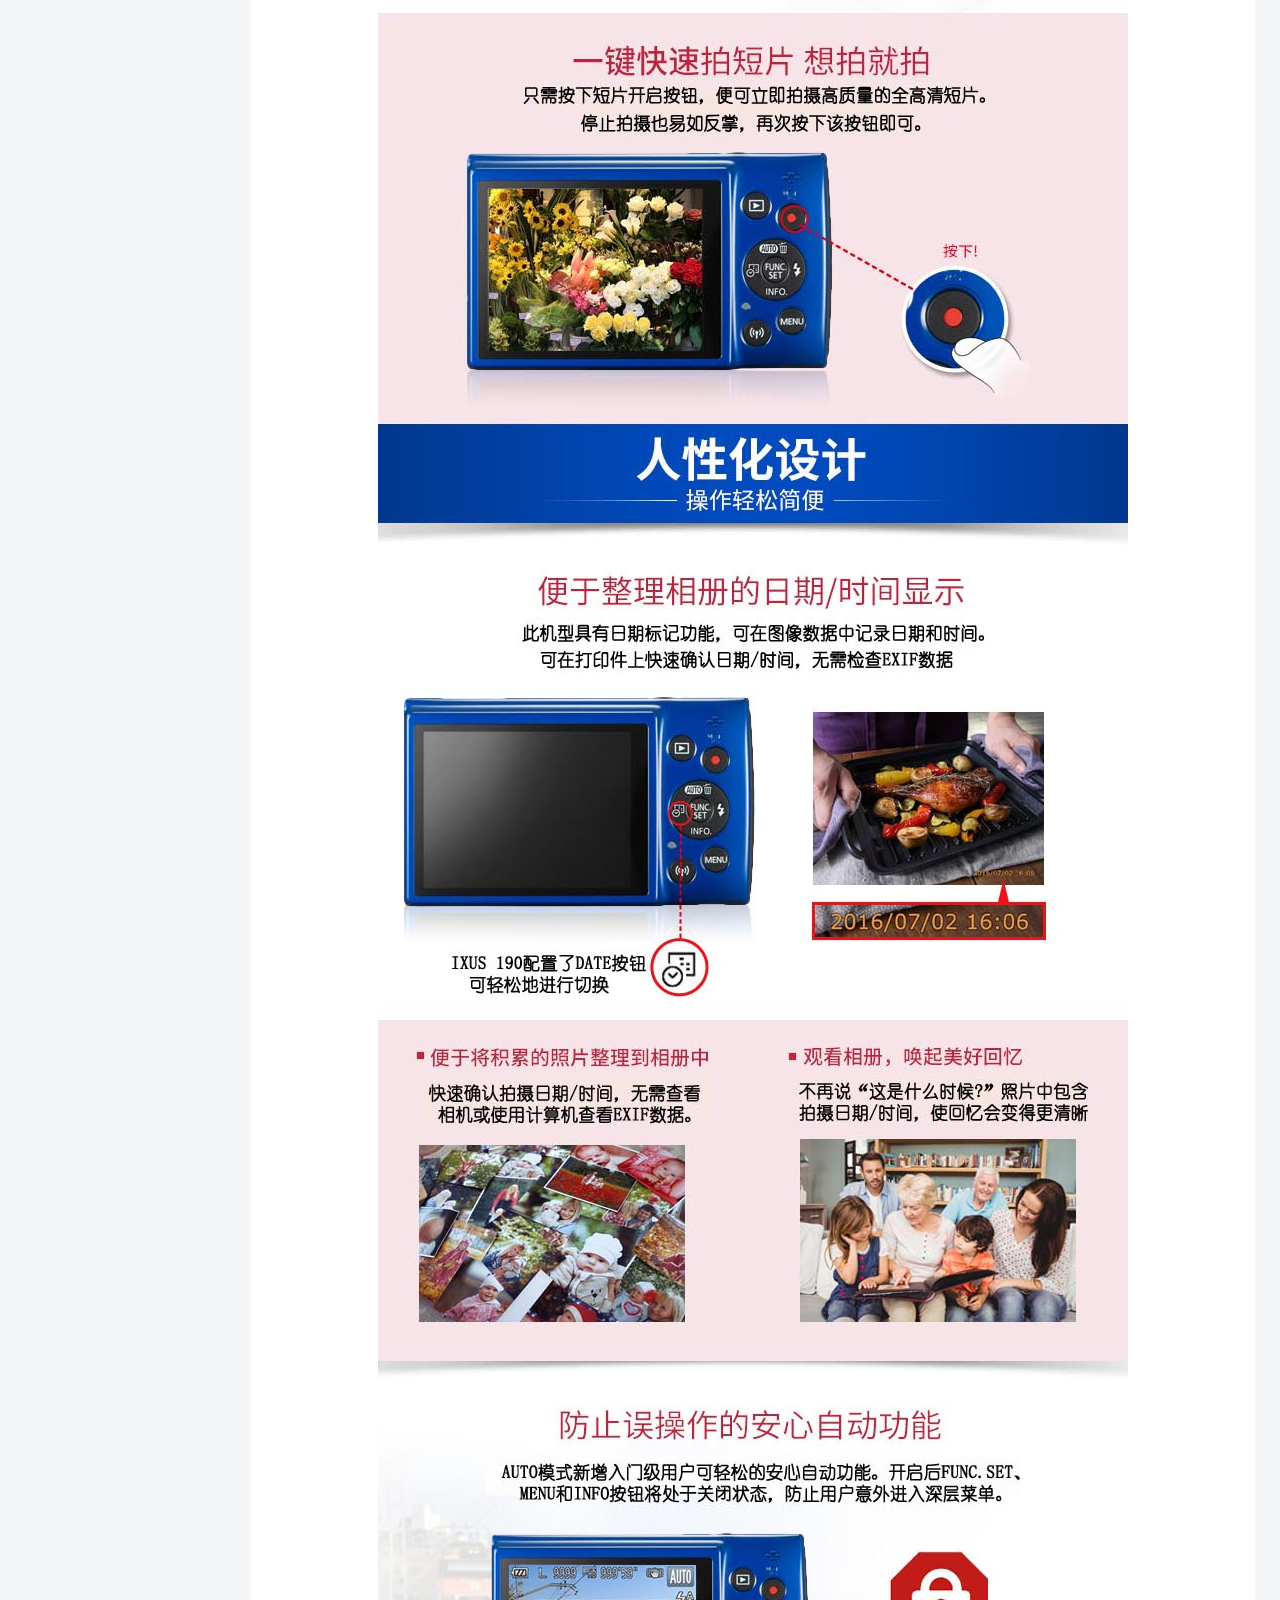
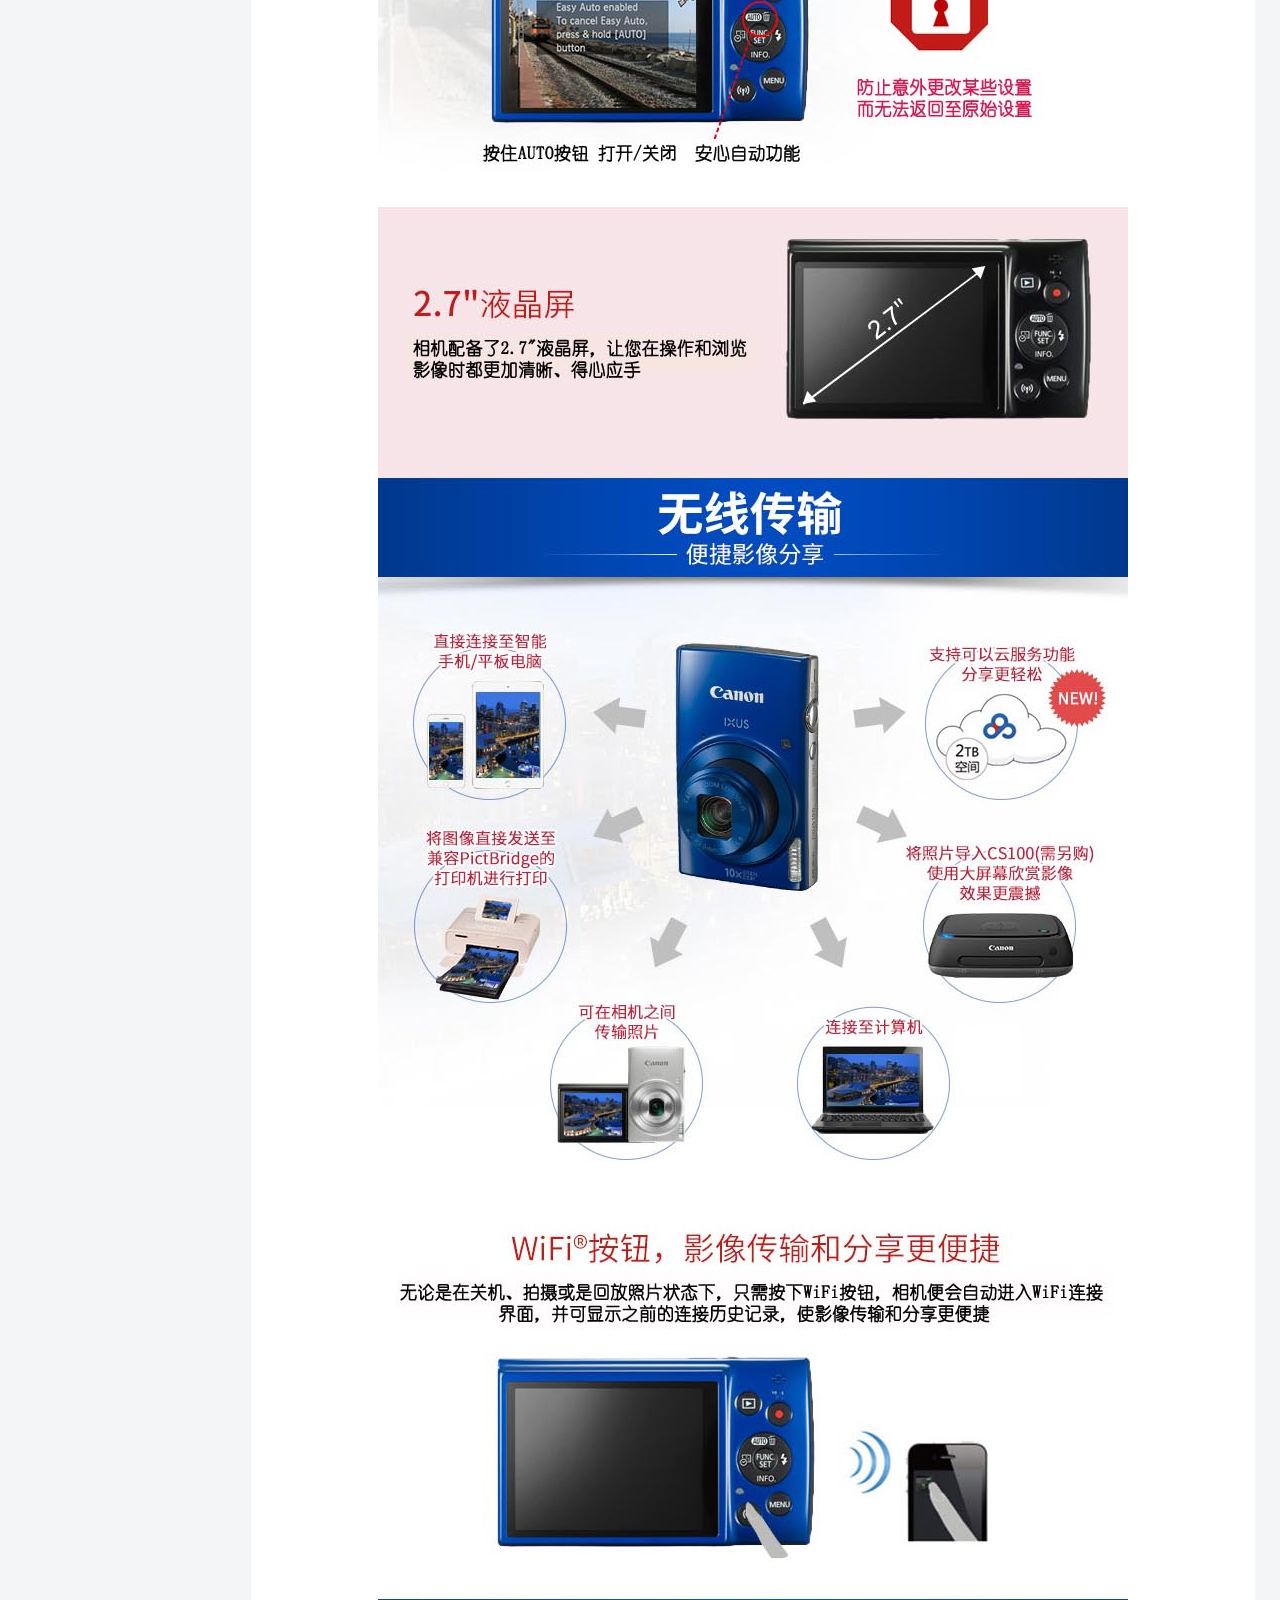
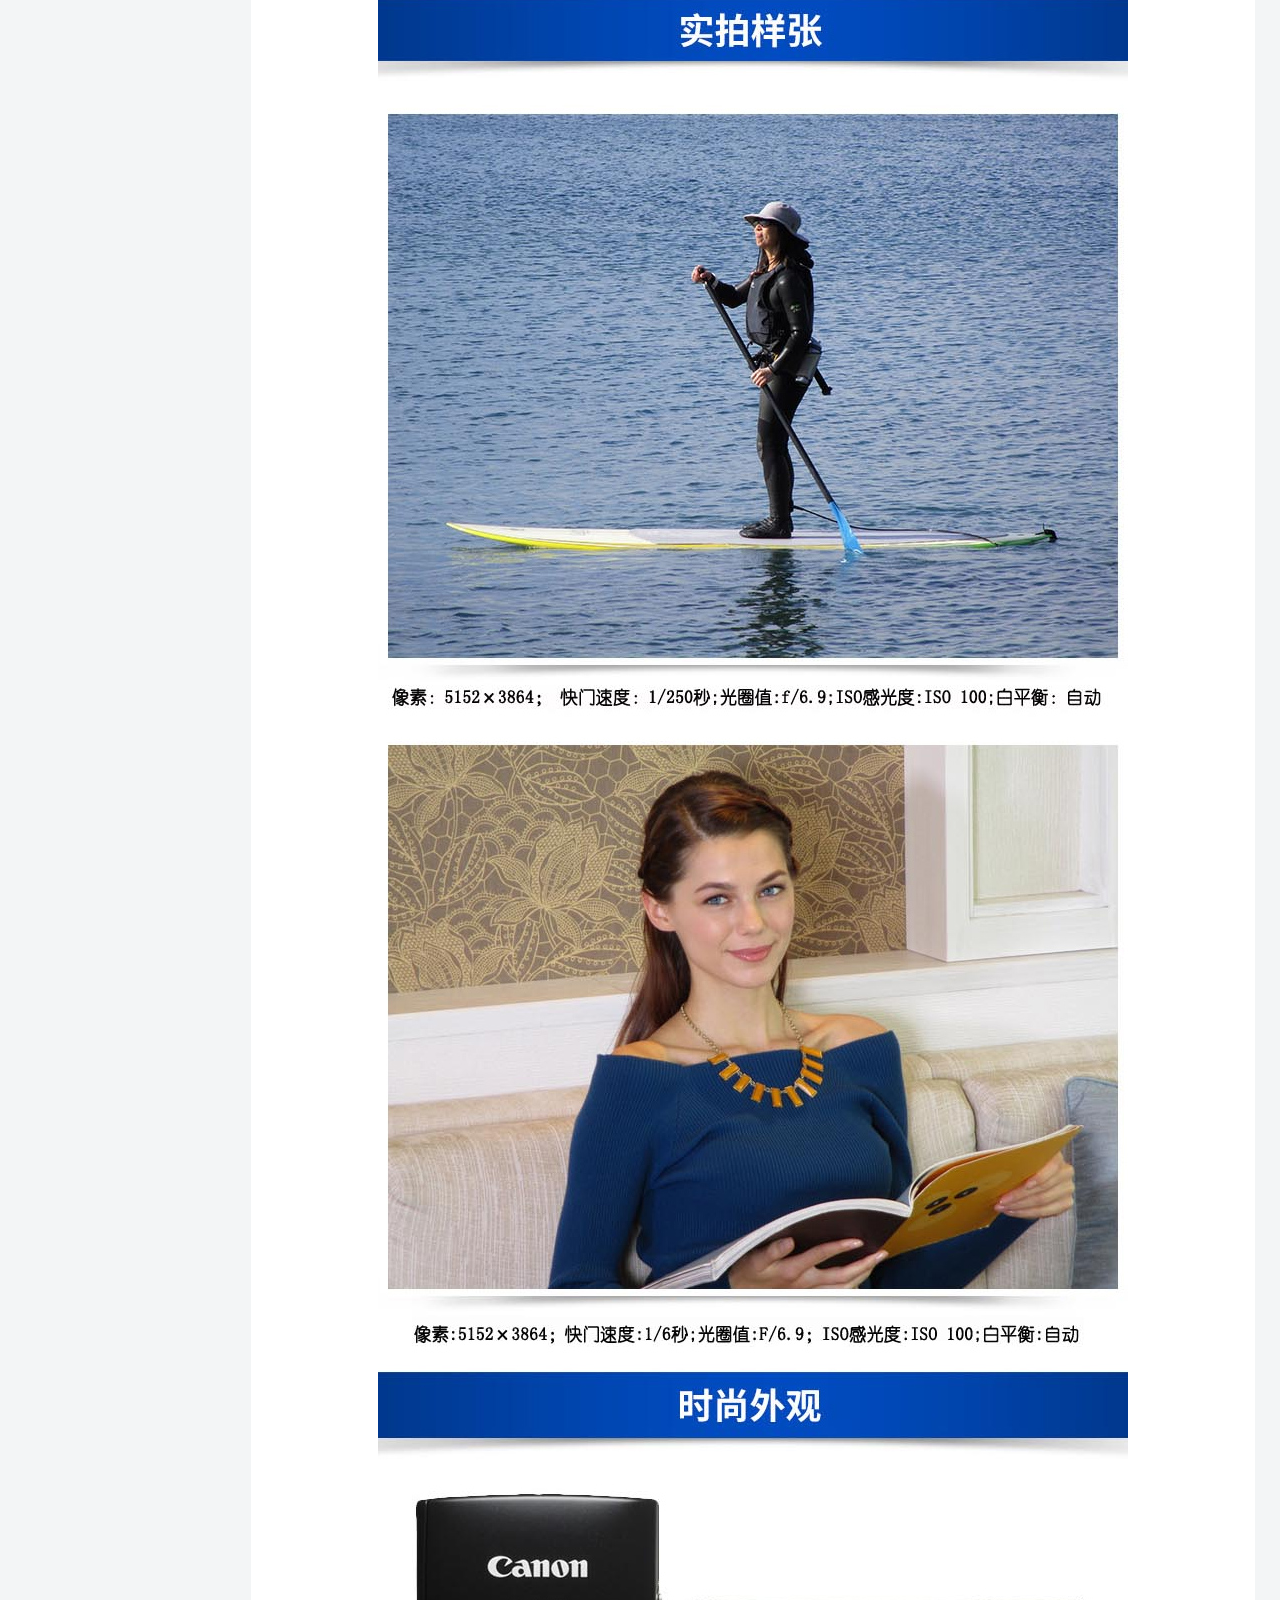
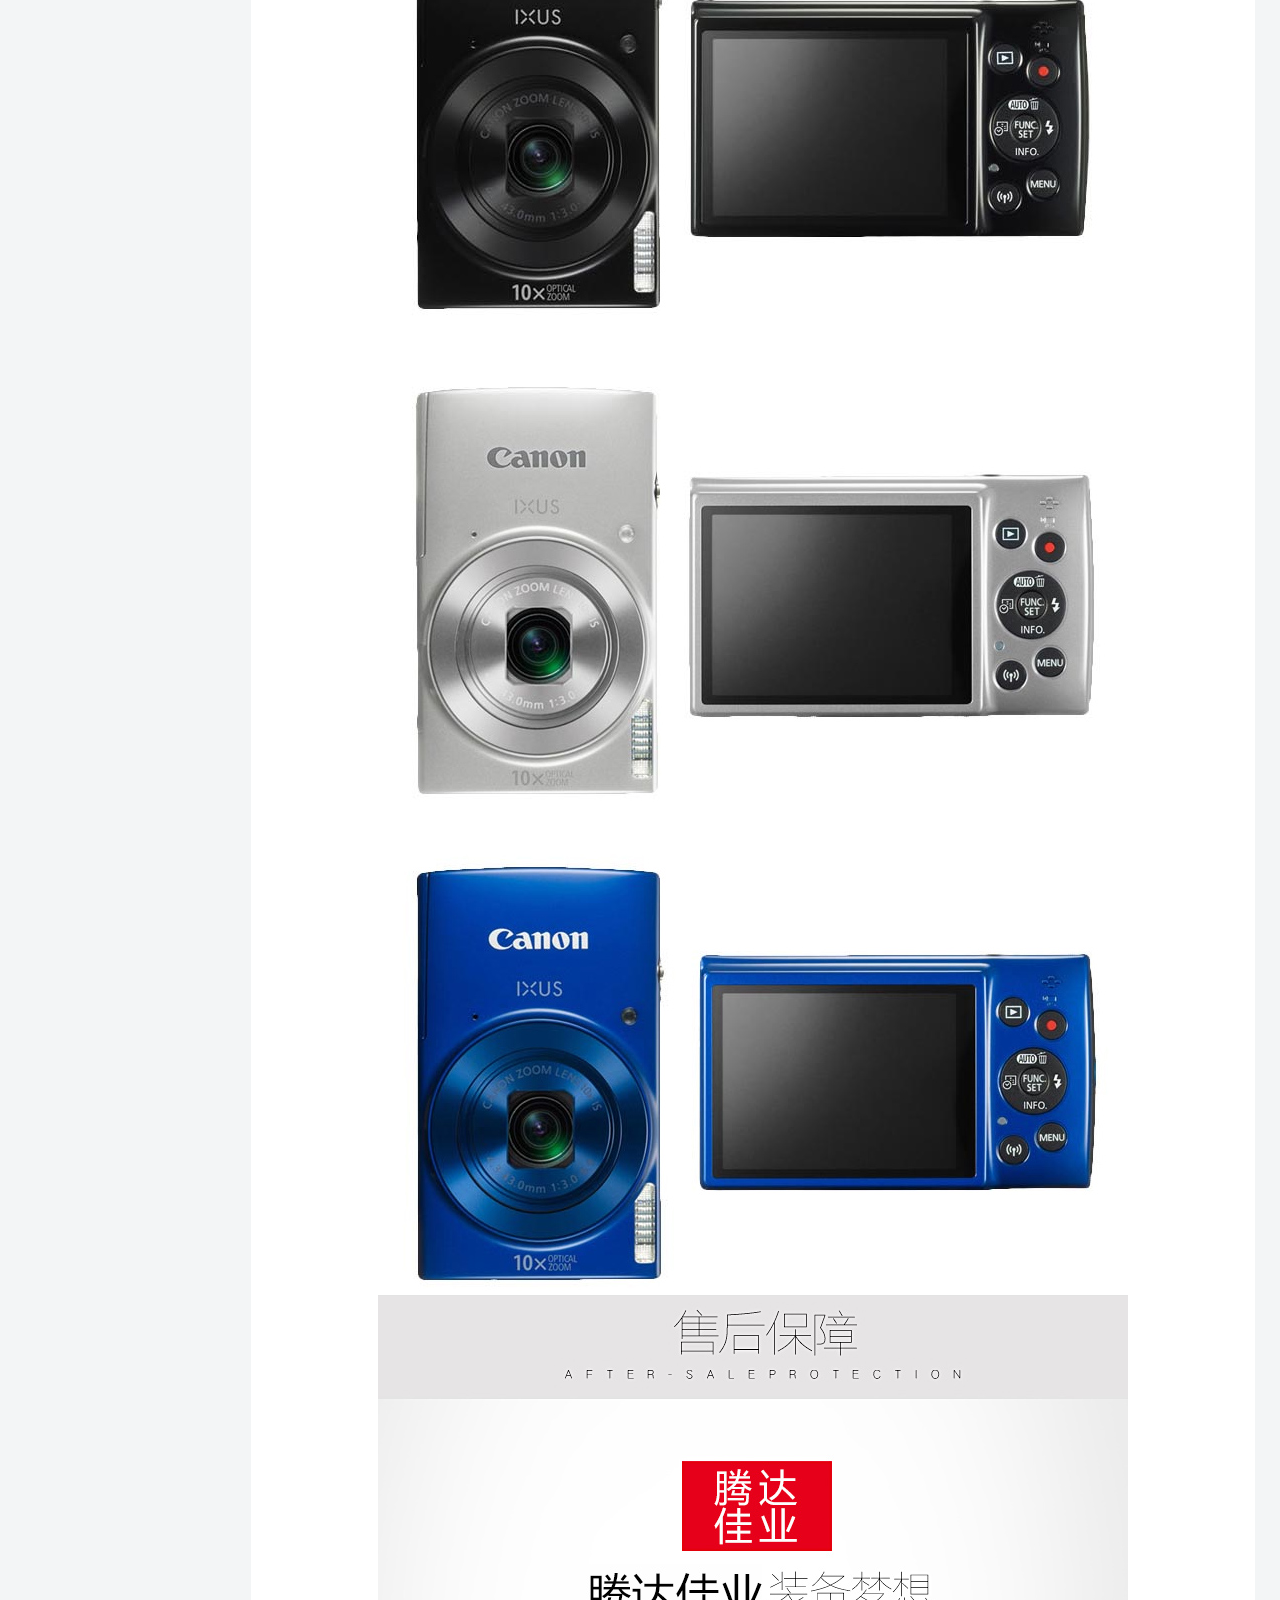
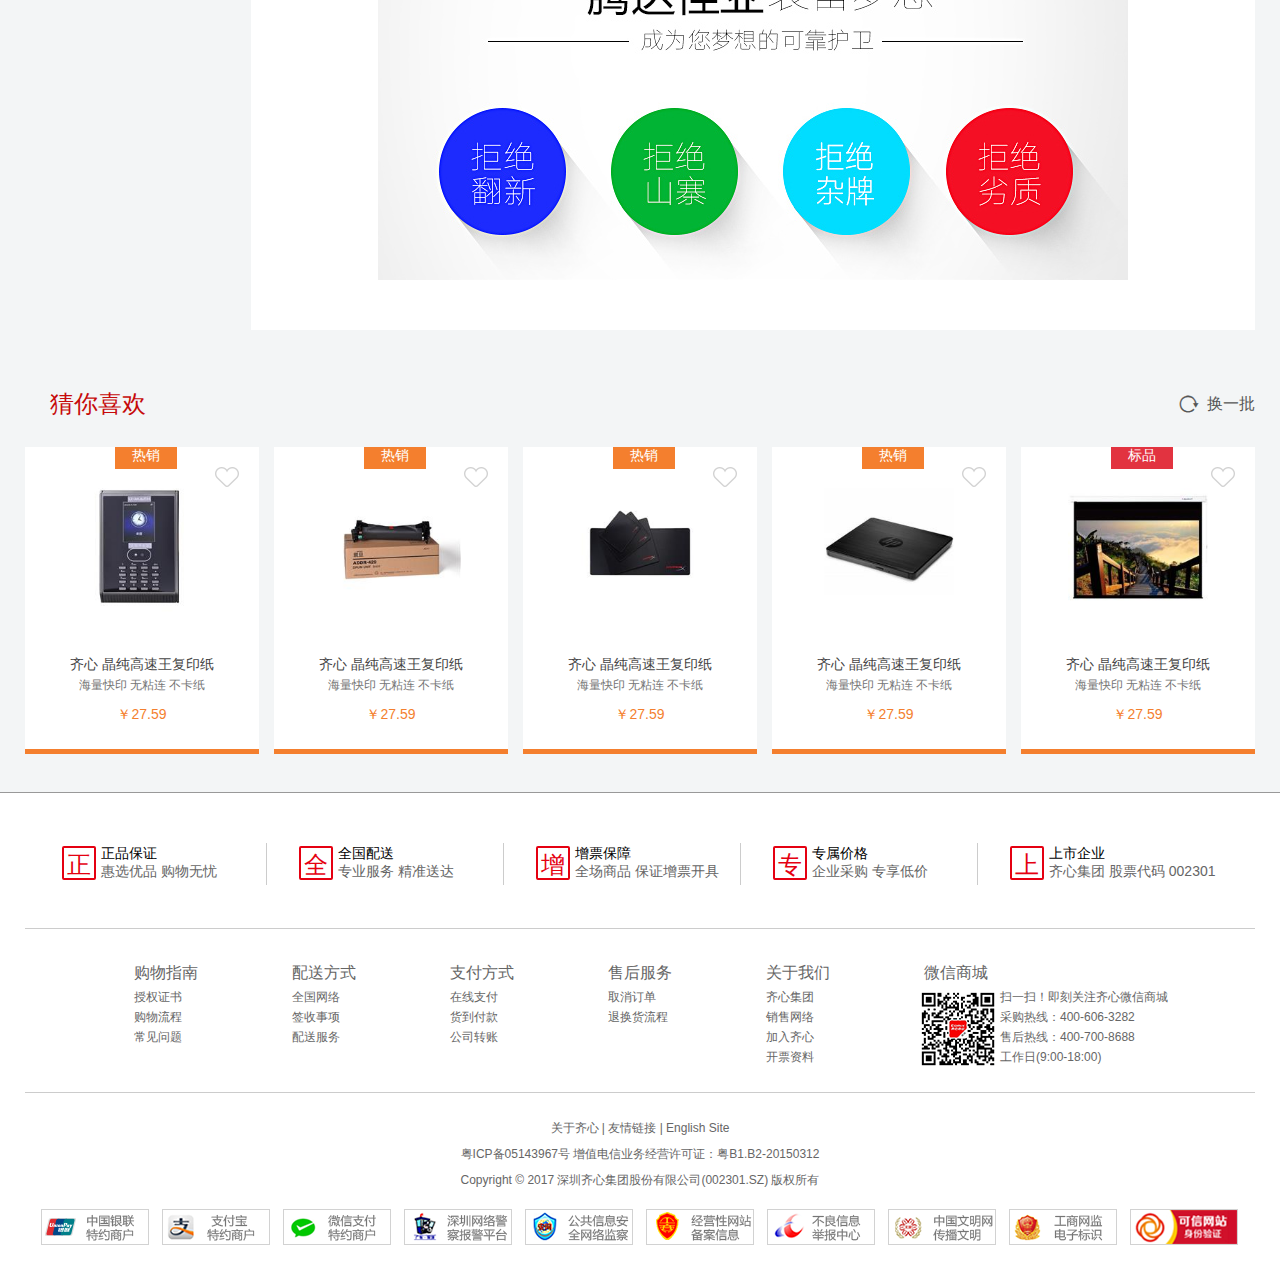
<file: detail.html>
<!doctype html>
<html>
<head>
<meta charset="utf-8">
<meta name="keywords" content="齐心商城-办公用品一站式采购,齐心渠道，批发商城，分销商城，电子商务解决方案">
<meta name="description" content="齐心渠道宝一站式网上办公用品采购平台">
<meta name="author" content="赵亚珍">
<title>佳能 IXUS 190 2000万像素 10倍光学变焦 24mm超广角 支持Wi-Fi和NFC 数码相机</title>
<link rel="shortcut icon" href="favicon .ico" type="image/icon">
<link rel="stylesheet" type="text/css" href="style/base.css">
<link rel="stylesheet" type="text/css" href="style/detail.css">
<script src="js/jquery1.42.min.js"></script>
<script src="js/jquery.SuperSlide.2.1.1.js"></script>
<script type="text/javascript" src="js/jquery-1.4.2.min.js"></script>
<script type="text/javascript" src="js/jquery.jqzoom.js"></script>
<script type="text/javascript" src="js/base.js"></script>

</head>

<body>
<!--顶部导航区-->
<div class="head-top wrap">
  <div class="hd-link">
    <ul>
      <li class="star"> <b class="iconfont">&#xe60c;</b><a href="#">集团官网</a> </li>
      <li> <b class="iconfont">&#xe629;</b><a href="#">投资者关系</a> </li>
      <li> <b class="iconfont">&#xe636;</b><a href="#">English</a> </li>
      <li class="map"> <b class="iconfont">&#xe602;</b><a href="#">河南</a>
        <div class="submenu"> <a href="#">北京</a><a href="#">上海</a><a href="#">天津</a><a href="#">重庆</a><a href="#">河北</a><a href="#">山西</a><a href="#">河南</a><a href="#">辽宁</a><a href="#">吉林</a><a href="#">黑龙江</a><a href="#">内蒙古</a><a href ="#">江苏</a><a href="#">山东</a><a href="#"> 安徽</a><a href="#">浙江</a><a href="#">福建</a><a href="#">湖南</a><a href="#">湖北</a><a href="#">广东</a><a href="#">广西</a><a href="#">江西</a><a href="#">四川</a><a href="#">海南</a><a href="#">贵州</a><a href="#">云南</a><a href="#">西藏</a><a href="#">陕西</a><a href="#"> 甘肃</a><a href="#">青海</a><a href="#">宁夏</a><a href="#">新疆</a><a href="#">港澳</a><a href="#">台湾</a><a href="#">海外</a> </div>
      </li>
    </ul>
    <div class="hd-link2">
      <div class="login"> <a href="login.html" target="_blank">您好,请登录</a> <a href="register.html" target="_blank">免费注册</a> </div>
      <ul>
        <li><a href="#">我的订单</a></li>
        <li> <b class="iconfont">&#xe887;</b><a href="shopcar.html" target="_blank">购物车3件</a></li>
        <li> <b class="iconfont">&#xe619;</b><a href="#">微信商城</a> <img src="images/qrcode.png"> </li>
        <li> <b class="iconfont">&#xe60b;</b><a href="#">齐心支付</a></li>
        <li class="web-dh"> <b class="iconfont">&#xe61f;</b> <a href="#">网站导航<i class="iconfont">&#xe62d;</i></a>
          <div class="submenu">
            <p><b>第三方平台</b><a href="#">齐心京东</a></p>
            <p><b>个人与企业</b><a href="#">齐心商城</a><a href="#">合约客户</a><a href="#">供应链关系</a> </p>
            <p><b>批发市场</b><a href="#">齐心渠道</a><a href="#">合约乐购</a><a href="#">员工内购</a> </p>
            <p><b>齐心集团</b><a href="#">集团官网</a><a href="#">麦苖网络</a><a href="#">银澎云计算</a> </p>
            <p><b class="big">产业创投</b><a href="#">阳光印网</a><a href="#">一览网络</a><a href="#">九恒星科技</a><a href="#">大贲科技</a><a href="#">神州云动</a><a href="#">犀思云</a><a href="#">齐采网</a><a href="#">点点租</a> </p>
          </div>
        </li>
      </ul>
    </div>
  </div>
</div>
<!-- head-top--end--> 
<!-- 顶部logo搜索区-->
<div class="head-bg wrap">
  <div class="hd-wrap">
    <div class="login"> <a href="#"><img src="images/logo.png" alt="齐心商城"/></a> </div>
    <div class="search">
      <div class="search-bg">
        <form action="" method="post">
          <input name="keyword" type="text" placeholder="办公用品 首选齐心"/>
          <label><a href="#"><b class="iconfont" style="color:#fff; font-size:28px; font-family:'微软雅黑'; margin-left:16px; display:inline-block; padding-top:5px;  float:left;">&#xe60a;</b></a></label>
        </form>
      </div>
      <div class="search-word"> <a href="#">卡西欧</a> | <a href="#">百乐</a> | <a style="color:#c60a0a;" href="#">清风</a> | <a href="#">佳能</a> | <a href="#">惠普</a> | <a style="color:#c60a0a;" href="#">维达</a> | <a href="#">运动伙伴</a> | <a href="#">蓝月亮</a> </div>
    </div>
    <div class="custmer"> <img src="images/custmer.png"/> </div>
  </div>
</div>
<!--导航菜单-->
<div class="head-nav wrap">
  <div class="nav-left">
    <p>商品分类 <b class="iconfont" style="color:#fff; font-size:16px; margin-left:72px;">&#xe62d;</b></p>
    <!--第一个项目-->
    <div class="all-kinds">
      <dl>
        <dt><i class="iconfont">&#xe64c;</i> <a href="#">办公用纸</a> <b class="iconfont">&#xe62e;</b> </dt>
        <dd class="submenu">
          <div class="item">
            <h4><a href="#">复印纸</a></h4>
            <p><a href="#">静电复印纸</a> <a href="#">彩色复印纸</a> <a href="#">彩激纸</a></p>
          </div>
          <div class="item">
            <h4><a href="#">打印纸</a></h4>
            <p><a href="#">电脑打印纸</a> <a href="#">收银纸/传真纸</a> <a href="#">喷墨/相片纸</a></p>
          </div>
          <div class="item">
            <h4><a href="#">艺术纸</a></h4>
            <p> <a href="#">云彩纸</a> <a href="#">牛皮纸/包装纸/纸袋</a> <a href="#">工程用纸</a> 
          </div>
          <div class="item">
            <h4><a href="#">多用途纸</a></h4>
            <p> <a href="#">特种纸</a> <a href="#">高端商业用纸</a> 
          </div>
        </dd>
      </dl>
      <dl>
        <dt><i class="iconfont">&#xe7a2;</i> <a href="#">办公文具</a> <b class="iconfont">&#xe62e;</b> </dt>
        <dd class="submenu">
          <div class="item">
            <h4><a href="#">书写修正工具</a></h4>
            <p><a href="#">水笔/中性笔/宝珠笔/台笔</a> <a href="#">圆珠笔</a> <a href="#">铅笔/自动铅笔</a> <a href="#">荧光笔</a> <a href="#">记号笔/白板笔/油漆笔</a> <a href="#">钢笔/签到笔</a> <a href="#">毛笔/软笔</a> <a href="#">胶片笔</a> <a href="#">绘画笔/唛克笔/石笔</a> <a href="#">笔类墨水/替芯及相关</a><a href="#">橡皮/修正液/修正带/修正带芯</a></p>
          </div>
          <div class="item">
            <h4><a href="#">文件管理</a></h4>
            <p><a href="#">档案夹/管夹</a> <a href="#">轻便夹</a> <a href="#">板夹/票据夹</a> <a href="#">资料册</a> <a href="#">吊挂夹/吊挂框/吊挂架</a> <a href="#">抽杆夹/报告夹</a> <a href="#">电脑夹/图纸夹</a> <a href="#">文件索引分页</a> <a href="#">文件套/文件袋</a> <a href="#">名片册/名片夹/名片盒</a><a href="#">相册/CD册/集邮册</a> <a href="#">档案盒/文件盒/整理盒</a> <a href="#">事务包/风琴包</a> <a href="#">文件夹配件</a></p>
          </div>
          <div class="item">
            <h4><a href="#">桌面文具</a></h4>
            <p><a href="#">计算器</a> <a href="#">回形针筒</a> <a href="#">文件篮/资料架/文件盘/文件柜</a> <a href="#">书立</a> <a href="#">订书机/起钉器</a> <a href="#">打孔机及耗材</a> <a href="#">长尾夹/白钢夹/票夹/推夹器/补充夹</a> <a href="#">回形针/大头针/订书针/图钉</a> <a href="#">便笺盒/卡片索引盒</a> <a href="#">笔筒/笔袋/台历架</a><a href="#">剪刀/美工刀/刀片/垫板</a> <a href="#">胶水/胶棒</a> <a href="#">文具胶/双面胶/美纹胶/海绵胶 胶带座</a> <a href="#">卷笔刀/削笔机</a> <a href="#">尺/圆规/放大镜</a> <a href="#">阅读架/看书架</a> <a href="#">文具套装组合</a></p>
          </div>
          <div class="item">
            <h4><a href="#">本册纸品</a></h4>
            <p><a href="#">普通簿本</a> <a href="#">PU/PVC笔记本/皮面本/万用手册</a> <a href="#">绘图本</a> <a href="#">报事贴/便条纸</a> <a href="#">手写标签/标签打印纸</a> <a href="#">牛皮纸档案袋/档案盒</a> <a href="#">证书/奖状/签到簿</a> <a href="#">请柬/贺卡/红包/台历</a> <a href="#">笔记本配件</a></p>
          </div>
          <div class="item">
            <h4><a href="#">标识展示</a></h4>
            <p><a href="#">台牌/台座</a> <a href="#">门牌/指示牌/栏杆</a> <a href="#">胸卡/证件卡/卡套/挂绳</a> <a href="#">软木板/白板/白板纸/白板架</a> <a href="#">磁条/磁粒/白板擦/清洁剂</a> <a href="#">黑板/绿板</a> <a href="#">黑板擦/粉笔</a></p>
          </div>
          <div class="item">
            <h4><a href="#">财务行政用品</a></h4>
            <p><a href="#">单据/凭证</a> <a href="#">账簿/账册/账夹/封面</a> <a href="#">电脑套打账册</a> <a href="#">财务装订用品</a> <a href="#">印台/印泥/印油</a> <a href="#">印章/号码机</a> <a href="#">手提金库/印章箱</a> <a href="#">复写纸/橡皮筋/海绵缸</a> <a href="#">信报箱/意见箱/抽奖箱/药箱</a> <a href="#">钥匙圈/钥匙牌/钥匙箱</a><a href="#">报刊架/置物架</a> <a href="#">雨伞架/雨伞机</a> <a href="#">传唤铃/传票叉</a></p>
          </div>
        </dd>
      </dl>
      <dl>
        <dt><i class="iconfont">&#xe60e;</i> <a href="#">办公耗材</a> <b class="iconfont">&#xe62e;</b> </dt>
        <dd class="submenu">
          <div class="item">
            <h4><a href="#">打印机/传真机耗材</a></h4>
            <p><a href="#">硒鼓</a> <a href="#">墨盒</a> <a href="#">鼓/粉组件</a></p>
          </div>
          <div class="item">
            <h4><a href="#">喷墨/绘图/打印机耗材</a></h4>
            <p><a href="#">色带</a></p>
          </div>
          <div class="item">
            <h4><a href="#">针式/票据打印机/传真机色带</a></h4>
            <p><a href="#">墨水</a></p>
          </div>
          <div class="item">
            <h4><a href="#">复合机耗材</a></h4>
            <p><a href="#">墨粉</a> <a href="#">转印组件</a> <a href="#">配件</a></p>
          </div>
          <div class="item">
            <h4><a href="#">证卡打印机/POS机耗材</a></h4>
            <p><a href="#">证卡打印机/POS机色带</a></p>
          </div>
          <div class="item">
            <h4><a href="#">条码/标签打印机耗材</a></h4>
            <p><a href="#">碳带</a> <a href="#">标签带</a></p>
          </div>
        </dd>
      </dl>
      <dl>
        <dt><i class="iconfont">&#xe60e;</i> <a href="#">办公设备</a> <b class="iconfont">&#xe62e;</b> </dt>
        <dd class="submenu">
          <div class="item">
            <h4><a href="#">传真机</a></h4>
            <p><a href="#">激光传真机</a> <a href="#"> 喷墨传真机</a> <a href="#">热敏传真机</a> <a href="#">传真机配件</a></p>
          </div>
          <div class="item">
            <h4><a href="#">打印机</a></h4>
            <p><a href="#">单功能激光打印机</a> <a href="#">喷墨/照片打印机</a> <a href="#">针式/票据打印机</a> <a href="#">证卡打印机/POS机</a> <a href="#">大幅面打印机/绘图仪</a> <a href="#">条码/标牌/标签打印机</a> <a href="#">高速行式打印机</a> <a href="#">3D打印机</a> <a href="#">便携式打印机</a> <a href="#">打印机配件</a></p>
          </div>
          <div class="item">
            <h4><a href="#">一体机</a></h4>
            <p><a href="#">激光一体机</a> <a href="#">喷墨一体机</a> <a href="#">一体机配件</a></p>
          </div>
          <div class="item">
            <h4><a href="#">复印机及印刷机</a></h4>
            <p><a href="#">彩色数码复印机</a> <a href="#">黑白数码复印机</a> <a href="#">印刷机</a> <a href="#">复印机及印刷机选购件</a></p>
          </div>
          <div class="item">
            <h4><a href="#">扫描仪</a></h4>
            <p><a href="#">平板式扫描仪</a> <a href="#">馈纸式扫描仪</a> <a href="#">名片扫描仪/扫描笔</a> <a href="#">扫描枪/PDA</a> <a href="#">便携式扫描仪</a> <a href="#">高拍仪</a> <a href="#">扫描仪配件</a></p>
          </div>
        </dd>
      </dl>
      <dl>
        <dt><i class="iconfont">&#xe67b;</i> <a href="#">电脑及配件</a> <b class="iconfont">&#xe62e;</b> </dt>
        <dd class="submenu">
          <div class="item">
            <h4><a href="#">电脑整机</a></h4>
            <p><a href="#">台式电脑</a> <a href="#">笔记本电脑</a> <a href="#">平板电脑</a> <a href="#">服务器/工作站</a></p>
          </div>
          <div class="item">
            <h4><a href="#">复纸外设产品</a></h4>
            <p><a href="#">U盘</a> <a href="#">移动硬盘/硬盘盒</a> <a href="#">软盘/光盘/录像带及附件</a> <a href="#">键盘/鼠标/鼠标垫</a> <a href="#">摄像头</a> <a href="#">线缆/水晶头</a> <a href="#">UPS电源</a> <a href="#">手写板/绘图板</a> <a href="#">电脑工具</a> <a href="#">电脑清洁用品</a></p>
          </div>
          <div class="item">
            <h4><a href="#">电脑配件</a></h4>
            <p><a href="#">主板</a> <a href="#">CPU</a> <a href="#">显示器</a> <a href="#">显卡</a> <a href="#">内置硬盘</a> <a href="#">内存条</a> <a href="#">声卡/扩展卡</a> <a href="#">机箱</a> <a href="#">刻录机/光驱</a> <a href="#">电源</a> <a href="#">散热器</a> <a href="#">笔记本电池</a> <a href="#">软件</a> <a href="#">支架/托架</a> <a href="#">防窥片/防护屏</a> <a href="#">磁盘/磁带控制卡</a> <a href="#">其它附件</a></p>
          </div>
          <div class="item">
            <h4><a href="#">网络设备</a></h4>
            <p><a href="#">路由器</a> <a href="#">网络机顶盒</a> <a href="#">交换机</a> <a href="#">网络存储</a> <a href="#">网卡</a> <a href="#">网络配件</a></p>
          </div>
        </dd>
      </dl>
      <dl>
        <dt><i class="iconfont">&#xe67f;</i> <a href="#">数码设备</a> <b class="iconfont">&#xe62e;</b> </dt>
        <dd class="submenu">
          <div class="item">
            <h4><a href="#">影像设备</a></h4>
            <p><a href="#">相机</a> <a href="#">摄像机</a> <a href="#">电子阅读器</a></p>
          </div>
          <div class="item">
            <h4><a href="#">影音设备</a></h4>
            <p><a href="#">录音笔</a> <a href="#">MP3/MP4播放器</a> <a href="#">耳机/耳麦</a> <a href="#">麦克风</a> <a href="#">音箱/音响</a> <a href="#">数码相框</a> <a href="#">复读机/收录音机</a></p>
          </div>
          <div class="item">
            <h4><a href="#">智能设备</a></h4>
            <p><a href="#">智能手表/手环</a> 
          </div>
          <div class="item">
            <h4><a href="#">数码配件</a></h4>
            <p><a href="#">存储卡/读卡器</a> <a href="#">三角架/支架/云台</a> <a href="#">数码设备电池/充电器</a> <a href="#">影像包/保护套</a> <a href="#">滤镜</a> <a href="#">闪光灯/手柄</a> <a href="#">相机清洁/贴膜</a> <a href="#">其他配件</a></p>
          </div>
        </dd>
      </dl>
      <dl>
        <dt><i class="iconfont">&#xe619;</i> <a href="#">通讯设备/手机</a> <b class="iconfont">&#xe62e;</b> </dt>
        <dd class="submenu">
          <div class="item">
            <h4><a href="#">复印纸</a></h4>
            <p><a href="#">静电复印纸</a> <a href="#">彩色复印纸</a> <a href="#">彩激纸</a></p>
          </div>
          <div class="item">
            <h4><a href="#">打印纸</a></h4>
            <p><a href="#">电脑打印纸</a> <a href="#">收银纸/传真纸</a> <a href="#">喷墨/相片纸</a></p>
          </div>
          <div class="item">
            <h4><a href="#">艺术纸</a></h4>
            <p> <a href="#">云彩纸</a> <a href="#">牛皮纸/包装纸/纸袋</a> <a href="#">工程用纸</a> 
          </div>
          <div class="item">
            <h4><a href="#">多用途纸</a></h4>
            <p> <a href="#">特种纸</a> <a href="#">高端商业用纸</a> 
          </div>
        </dd>
      </dl>
      <dl>
        <dt><i class="iconfont">&#xe619;</i> <a href="#">食品饮料</a> <b class="iconfont">&#xe62e;</b> </dt>
        <dd class="submenu">
          <div class="item">
            <h4><a href="#">书写修正工具</a></h4>
            <p><a href="#">水笔/中性笔/宝珠笔/台笔</a> <a href="#">圆珠笔</a> <a href="#">铅笔/自动铅笔</a> <a href="#">荧光笔</a> <a href="#">记号笔/白板笔/油漆笔</a> <a href="#">钢笔/签到笔</a> <a href="#">毛笔/软笔</a> <a href="#">胶片笔</a> <a href="#">绘画笔/唛克笔/石笔</a> <a href="#">笔类墨水/替芯及相关</a><a href="#">橡皮/修正液/修正带/修正带芯</a></p>
          </div>
          <div class="item">
            <h4><a href="#">文件管理</a></h4>
            <p><a href="#">档案夹/管夹</a> <a href="#">轻便夹</a> <a href="#">板夹/票据夹</a> <a href="#">资料册</a> <a href="#">吊挂夹/吊挂框/吊挂架</a> <a href="#">抽杆夹/报告夹</a> <a href="#">电脑夹/图纸夹</a> <a href="#">文件索引分页</a> <a href="#">文件套/文件袋</a> <a href="#">名片册/名片夹/名片盒</a><a href="#">相册/CD册/集邮册</a> <a href="#">档案盒/文件盒/整理盒</a> <a href="#">事务包/风琴包</a> <a href="#">文件夹配件</a></p>
          </div>
          <div class="item">
            <h4><a href="#">桌面文具</a></h4>
            <p><a href="#">计算器</a> <a href="#">回形针筒</a> <a href="#">文件篮/资料架/文件盘/文件柜</a> <a href="#">书立</a> <a href="#">订书机/起钉器</a> <a href="#">打孔机及耗材</a> <a href="#">长尾夹/白钢夹/票夹/推夹器/补充夹</a> <a href="#">回形针/大头针/订书针/图钉</a> <a href="#">便笺盒/卡片索引盒</a> <a href="#">笔筒/笔袋/台历架</a><a href="#">剪刀/美工刀/刀片/垫板</a> <a href="#">胶水/胶棒</a> <a href="#">文具胶/双面胶/美纹胶/海绵胶 胶带座</a> <a href="#">卷笔刀/削笔机</a> <a href="#">尺/圆规/放大镜</a> <a href="#">阅读架/看书架</a> <a href="#">文具套装组合</a></p>
          </div>
          <div class="item">
            <h4><a href="#">本册纸品</a></h4>
            <p><a href="#">普通簿本</a> <a href="#">PU/PVC笔记本/皮面本/万用手册</a> <a href="#">绘图本</a> <a href="#">报事贴/便条纸</a> <a href="#">手写标签/标签打印纸</a> <a href="#">牛皮纸档案袋/档案盒</a> <a href="#">证书/奖状/签到簿</a> <a href="#">请柬/贺卡/红包/台历</a> <a href="#">笔记本配件</a></p>
          </div>
          <div class="item">
            <h4><a href="#">标识展示</a></h4>
            <p><a href="#">台牌/台座</a> <a href="#">门牌/指示牌/栏杆</a> <a href="#">胸卡/证件卡/卡套/挂绳</a> <a href="#">软木板/白板/白板纸/白板架</a> <a href="#">磁条/磁粒/白板擦/清洁剂</a> <a href="#">黑板/绿板</a> <a href="#">黑板擦/粉笔</a></p>
          </div>
          <div class="item">
            <h4><a href="#">财务行政用品</a></h4>
            <p><a href="#">单据/凭证</a> <a href="#">账簿/账册/账夹/封面</a> <a href="#">电脑套打账册</a> <a href="#">财务装订用品</a> <a href="#">印台/印泥/印油</a> <a href="#">印章/号码机</a> <a href="#">手提金库/印章箱</a> <a href="#">复写纸/橡皮筋/海绵缸</a> <a href="#">信报箱/意见箱/抽奖箱/药箱</a> <a href="#">钥匙圈/钥匙牌/钥匙箱</a><a href="#">报刊架/置物架</a> <a href="#">雨伞架/雨伞机</a> <a href="#">传唤铃/传票叉</a></p>
          </div>
        </dd>
      </dl>
      <dl>
        <dt><i class="iconfont">&#xe613;</i> <a href="#">生活用品</a> <b class="iconfont">&#xe62e;</b> </dt>
        <dd class="submenu">
          <div class="item">
            <h4><a href="#">打印机/传真机耗材</a></h4>
            <p><a href="#">硒鼓</a> <a href="#">墨盒</a> <a href="#">鼓/粉组件</a></p>
          </div>
          <div class="item">
            <h4><a href="#">喷墨/绘图/打印机耗材</a></h4>
            <p><a href="#">色带</a></p>
          </div>
          <div class="item">
            <h4><a href="#">针式/票据打印机/传真机色带</a></h4>
            <p><a href="#">墨水</a></p>
          </div>
          <div class="item">
            <h4><a href="#">复合机耗材</a></h4>
            <p><a href="#">墨粉</a> <a href="#">转印组件</a> <a href="#">配件</a></p>
          </div>
          <div class="item">
            <h4><a href="#">证卡打印机/POS机耗材</a></h4>
            <p><a href="#">证卡打印机/POS机色带</a></p>
          </div>
          <div class="item">
            <h4><a href="#">条码/标签打印机耗材</a></h4>
            <p><a href="#">碳带</a> <a href="#">标签带</a></p>
          </div>
        </dd>
      </dl>
      <dl>
        <dt><i class="iconfont">&#xe62a;</i> <a href="#">工器具</a> <b class="iconfont">&#xe62e;</b> </dt>
        <dd class="submenu">
          <div class="item">
            <h4><a href="#">传真机</a></h4>
            <p><a href="#">激光传真机</a> <a href="#"> 喷墨传真机</a> <a href="#">热敏传真机</a> <a href="#">传真机配件</a></p>
          </div>
          <div class="item">
            <h4><a href="#">打印机</a></h4>
            <p><a href="#">单功能激光打印机</a> <a href="#">喷墨/照片打印机</a> <a href="#">针式/票据打印机</a> <a href="#">证卡打印机/POS机</a> <a href="#">大幅面打印机/绘图仪</a> <a href="#">条码/标牌/标签打印机</a> <a href="#">高速行式打印机</a> <a href="#">3D打印机</a> <a href="#">便携式打印机</a> <a href="#">打印机配件</a></p>
          </div>
          <div class="item">
            <h4><a href="#">一体机</a></h4>
            <p><a href="#">激光一体机</a> <a href="#">喷墨一体机</a> <a href="#">一体机配件</a></p>
          </div>
          <div class="item">
            <h4><a href="#">复印机及印刷机</a></h4>
            <p><a href="#">彩色数码复印机</a> <a href="#">黑白数码复印机</a> <a href="#">印刷机</a> <a href="#">复印机及印刷机选购件</a></p>
          </div>
          <div class="item">
            <h4><a href="#">扫描仪</a></h4>
            <p><a href="#">平板式扫描仪</a> <a href="#">馈纸式扫描仪</a> <a href="#">名片扫描仪/扫描笔</a> <a href="#">扫描枪/PDA</a> <a href="#">便携式扫描仪</a> <a href="#">高拍仪</a> <a href="#">扫描仪配件</a></p>
          </div>
        </dd>
      </dl>
      <dl>
        <dt><i class="iconfont">&#xe648;</i> <a href="#">办公家电</a> <b class="iconfont">&#xe62e;</b> </dt>
        <dd class="submenu">
          <div class="item">
            <h4><a href="#">影像设备</a></h4>
            <p><a href="#">相机</a> <a href="#">摄像机</a> <a href="#">电子阅读器</a></p>
          </div>
          <div class="item">
            <h4><a href="#">影音设备</a></h4>
            <p><a href="#">录音笔</a> <a href="#">MP3/MP4播放器</a> <a href="#">耳机/耳麦</a> <a href="#">麦克风</a> <a href="#">音箱/音响</a> <a href="#">数码相框</a> <a href="#">复读机/收录音机</a></p>
          </div>
          <div class="item">
            <h4><a href="#">智能设备</a></h4>
            <p><a href="#">智能手表/手环</a> 
          </div>
          <div class="item">
            <h4><a href="#">数码配件</a></h4>
            <p><a href="#">存储卡/读卡器</a> <a href="#">三角架/支架/云台</a> <a href="#">数码设备电池/充电器</a> <a href="#">影像包/保护套</a> <a href="#">滤镜</a> <a href="#">闪光灯/手柄</a> <a href="#">相机清洁/贴膜</a> <a href="#">其他配件</a></p>
          </div>
        </dd>
      </dl>
      <dl>
        <dt><i class="iconfont">&#xe603;</i> <a href="#">办公家具</a> <b class="iconfont">&#xe62e;</b> </dt>
        <dd class="submenu">
          <div class="item">
            <h4><a href="#">复印纸</a></h4>
            <p><a href="#">静电复印纸</a> <a href="#">彩色复印纸</a> <a href="#">彩激纸</a></p>
          </div>
          <div class="item">
            <h4><a href="#">打印纸</a></h4>
            <p><a href="#">电脑打印纸</a> <a href="#">收银纸/传真纸</a> <a href="#">喷墨/相片纸</a></p>
          </div>
          <div class="item">
            <h4><a href="#">艺术纸</a></h4>
            <p> <a href="#">云彩纸</a> <a href="#">牛皮纸/包装纸/纸袋</a> <a href="#">工程用纸</a> 
          </div>
          <div class="item">
            <h4><a href="#">多用途纸</a></h4>
            <p> <a href="#">特种纸</a> <a href="#">高端商业用纸</a> 
          </div>
        </dd>
      </dl>
      <dl>
        <dt><i class="iconfont">&#xe630;</i> <a href="#">汽车用品</a> <b class="iconfont">&#xe62e;</b> </dt>
        <dd class="submenu">
          <div class="item">
            <h4><a href="#">复印纸</a></h4>
            <p><a href="#">静电复印纸</a> <a href="#">彩色复印纸</a> <a href="#">彩激纸</a></p>
          </div>
          <div class="item">
            <h4><a href="#">复印纸</a></h4>
            <p><a href="#">静电复印纸</a> <a href="#">彩色复印纸</a> <a href="#">彩激纸</a></p>
          </div>
        </dd>
      </dl>
      <dl>
        <dt><i class="iconfont">&#xe616;</i> <a href="#">劳防用品</a> <b class="iconfont">&#xe62e;</b> </dt>
        <dd class="submenu">
          <div class="item">
            <h4><a href="#">电脑整机</a></h4>
            <p><a href="#">台式电脑</a> <a href="#">笔记本电脑</a> <a href="#">平板电脑</a> <a href="#">服务器/工作站</a></p>
          </div>
          <div class="item">
            <h4><a href="#">复纸外设产品</a></h4>
            <p><a href="#">U盘</a> <a href="#">移动硬盘/硬盘盒</a> <a href="#">软盘/光盘/录像带及附件</a> <a href="#">键盘/鼠标/鼠标垫</a> <a href="#">摄像头</a> <a href="#">线缆/水晶头</a> <a href="#">UPS电源</a> <a href="#">手写板/绘图板</a> <a href="#">电脑工具</a> <a href="#">电脑清洁用品</a></p>
          </div>
          <div class="item">
            <h4><a href="#">电脑配件</a></h4>
            <p><a href="#">主板</a> <a href="#">CPU</a> <a href="#">显示器</a> <a href="#">显卡</a> <a href="#">内置硬盘</a> <a href="#">内存条</a> <a href="#">声卡/扩展卡</a> <a href="#">机箱</a> <a href="#">刻录机/光驱</a> <a href="#">电源</a> <a href="#">散热器</a> <a href="#">笔记本电池</a> <a href="#">软件</a> <a href="#">支架/托架</a> <a href="#">防窥片/防护屏</a> <a href="#">磁盘/磁带控制卡</a> <a href="#">其它附件</a></p>
          </div>
          <div class="item">
            <h4><a href="#">网络设备</a></h4>
            <p><a href="#">路由器</a> <a href="#">网络机顶盒</a> <a href="#">交换机</a> <a href="#">网络存储</a> <a href="#">网卡</a> <a href="#">网络配件</a></p>
          </div>
        </dd>
      </dl>
      <dl>
        <dt><i class="iconfont">&#xe60b;</i> <a href="#">售后服务</a> <b class="iconfont">&#xe62e;</b> </dt>
        <dd class="submenu">
          <div class="item">
            <h4><a href="#">传真机</a></h4>
            <p><a href="#">激光传真机</a> <a href="#"> 喷墨传真机</a> <a href="#">热敏传真机</a> <a href="#">传真机配件</a></p>
          </div>
          <div class="item">
            <h4><a href="#">打印机</a></h4>
            <p><a href="#">单功能激光打印机</a> <a href="#">喷墨/照片打印机</a> <a href="#">针式/票据打印机</a> <a href="#">证卡打印机/POS机</a> <a href="#">大幅面打印机/绘图仪</a> <a href="#">条码/标牌/标签打印机</a> <a href="#">高速行式打印机</a> <a href="#">3D打印机</a> <a href="#">便携式打印机</a> <a href="#">打印机配件</a></p>
          </div>
          <div class="item">
            <h4><a href="#">一体机</a></h4>
            <p><a href="#">激光一体机</a> <a href="#">喷墨一体机</a> <a href="#">一体机配件</a></p>
          </div>
          <div class="item">
            <h4><a href="#">复印机及印刷机</a></h4>
            <p><a href="#">彩色数码复印机</a> <a href="#">黑白数码复印机</a> <a href="#">印刷机</a> <a href="#">复印机及印刷机选购件</a></p>
          </div>
          <div class="item">
            <h4><a href="#">扫描仪</a></h4>
            <p><a href="#">平板式扫描仪</a> <a href="#">馈纸式扫描仪</a> <a href="#">名片扫描仪/扫描笔</a> <a href="#">扫描枪/PDA</a> <a href="#">便携式扫描仪</a> <a href="#">高拍仪</a> <a href="#">扫描仪配件</a></p>
          </div>
        </dd>
      </dl>
    </div>
  </div>
  <div class="nav-right"> <a href="#">首页</a> <a href="#">品牌</a> <a href="#">定制</a> <a href="#">渠道客户</a> <a href="#">合约客户</a> <a href="#">API客户</a> <a href="#">员工内购 </a> <a href="#"><span style="display:inline-block; width:34px; height:24px; right:-20px;"></span></a> </div>
</div>
</div>
<!--crumb部分-->
<div class="crumb wrap">
  <h3>数码设备</h3>
  <div class="crumb-left"> <a href="#">影像设备<i class="iconfont">&#xe62d;</i></a>
    <div class="submenu">
      <p><a href="#">影音设备</a></p>
      <p><a href="#">智能设备</a></p>
      <p><a href="#">数码配件</a></p>
    </div>
  </div>
  <div class="crumb-left"> <a href="#">相机<i class="iconfont">&#xe62d;</i></a>
    <div class="submenu">
      <p><a href="#">摄像机</a></p>
      <p><a href="#">镜头</a></p>
      <p><a href="#">电子阅读器</a></p>
    </div>
  </div>
  <p>佳能 IXUS 190 2000万像素 10倍光学变焦 24mm超广角 支持Wi-Fi和NFC 数码相机</p>
</div>
<!--detail-box-->
<div class="detail-box wrap clearfix">
     <div class="detail">
         <div class="detail-img"> 
           <div id="preview" class="spec-preview"> <span class="jqzoom"><img jqimg="images/detail1.jpg" src="images/detail01.jpg" /></span> </div>
      <!--缩图开始-->
          <div class="spec-scroll"> <a class="prev">&lt;</a> <a class="next">&gt;</a>
             <div class="items">
                <ul>
                    <li><img alt="佳能" bimg="images/detail1.jpg" src="images/detail01.jpg" onmousemove="preview(this);"></li>
                    <li><img alt="佳能" bimg="images/detail1.jpg" src="images/detail02.jpg" onmousemove="preview(this);"></li>
                    <li><img alt="佳能" bimg="images/detail1.jpg" src="images/detail03.jpg" onmousemove="preview(this);"></li>
                    <li><img alt="佳能" bimg="images/detail1.jpg" src="images/detail04.jpg" onmousemove="preview(this);"></li>
                    <li><img alt="佳能" bimg="images/detail1.jpg" src="images/detail01.jpg" onmousemove="preview(this);"></li>
                    <li><img alt="佳能" bimg="images/detail1.jpg" src="images/detail02.jpg" onmousemove="preview(this);"></li>
                 </ul>
              </div>
      </div>
      <!--缩图结束--> 
      <div class="pro-detail">
                 <img src="images/flag-hot.png"/>
                 <div class="pro-top">
                     <p>商品编码: 3007512 <a href="#">收藏商品</a></p>
                 </div>
                 <h3>产品卖点</h3>
                 <div class="pro-bottom">
                    <p>品牌：佳能</p>
                    <p>型号：IXUS190</p>
                    <p>颜色：黑</p>
                  </div>
      </div>    
    </div>
         <div class="detail-text">
             <div class="detail-hd">
                佳能 IXUS 190 2000万像素 10倍光学变焦 24mm超广角 支持Wi-Fi和NFC 数码相机
             </div>
             <div class="detail-price">
                 <dl class="price">
                     <dt>齐心价</dt>
                     <dd> <span>¥</span>
                        1175.00
                     </dd> 
                 </dl>
             </div>
             <div class="detail-content">
                <dl class="pro-item">
                   <dt>发货地点</dt> 
                   <dd> 
                      <select class="pro-area">
                        <option value="1100">全国仓</option>
                        <option value="8001">京东仓</option>
                        <option value="1105" selected="selected">深圳仓</option>
                        <option value="1201">广州仓</option>
                        <option value="1202">上海仓</option>
                        <option value="1203">北京仓</option>
                        <option value="1204">成都仓</option>
                        <option value="1205">沈阳仓</option>
                        <option value="1207">西安仓</option>
                        <option value="1208">济南仓</option>
                        <option value="1304">武汉仓</option>
                        <option value="1305">重庆仓</option>
                        <option value="1103">汕头仓</option>
                        <option value="1310">福州仓</option>
                        <option value="1301">浙江仓</option>
                        <option value="1303">长沙仓</option>
                        <option value="1311">南昌仓</option>
                        <option value="1308">郑州仓</option>
                        <option value="1306">石家庄仓</option>
                        <option value="1302">天津仓</option>
                        <option value="1209">苏南仓</option>
                        <option value="1107">铜盂仓</option>
                     </select>
                   </dd>
                </dl>
                <dl class="pro-item">
	                 <dt>库 &nbsp;&nbsp;&nbsp;&nbsp;&nbsp;存</dt>
	                 <dd>
		             <span style="color:#d22929;">有货</span>
	                </dd>
               </dl>
               <dl class="pro-item">
	               <dt>服 &nbsp;&nbsp;&nbsp;&nbsp;&nbsp;务</dt>
	               <dd>由<span style="height:14px; line-height:14px; border:1px solid #e73441; border-radius:2px; padding:3px 2px; font-size:12px; color:#d22929; cursor:default; margin:0 10px;"><a href="#" style="color:#d22929; text-decoration:none;">齐心商城</a></span>销售和发货，并享受售后服务&nbsp;&nbsp;<a href="#" style="color:#d22929;">和我联系</a>
                   </dd>
               </dl> 
               <dl class="pro-item">
	               <dt>规 &nbsp;&nbsp;&nbsp;&nbsp;&nbsp;格</dt>
	               <dd>
		              <ul>
                          <li class="active">IXUS190 <i></i></li>
		              </ul>
	               </dd>
               </dl>
               <dl class="pro-item">
	              <dt>数 &nbsp;&nbsp;&nbsp;&nbsp;&nbsp;量 </dt>
	              <dd>
                      <div class="pro-num">
                          <input id="input-amount" value="1" maxlength="4" pagetype="1"  colorvalue="" type="text">
                          <div class="proChange">		
                            <p> + </p>
                            <p style="border-top:1px solid #d2d2d2;"> - </p>
                          </div>
                      </div>
                    <div class="pro-num-txt">台</div>
                    <div class="pro-num-txt">(单笔订单满 <span class="prop-num-price">¥199</span>，全场包邮)</div>
	              </dd>
               </dl>                       
            </div>
             <div class="detail-buy">
               <h3><a href="#" style="color:#e73441; text-decoration:none;">立即购买</a></h3>
               <h3 style="background:#d22929; color:#fff; margin-left:15px;"><a href="#" style="color:#fff; text-decoration:none;">加入购物车</a></h3>
           </div>
     </div>
     </div>
     <div class="detail-shop">
         <div class="shop-img">
             <img src="images/detail-shop.png"/>
         </div>
         <div class="shop-hd">
             <h3>齐心集团</h3>
             <p>齐心商城自营</p>
         </div>
         <div class="shop-btn">
         <a href="index.html"><i class="iconfont"></i> 进店逛逛</a>
         </div>
         <dl class="shop-last">
             <dt>服务支持：
                <dd>由
                <span style="color:#e73441;">齐心商城</span>
                 进行配送
                </dd> 
         </dl>
     </div> 
</div>
<!--main-detail-->
<div class="detail-main wrap clearfix">
   <div class="main-left">  
     <h3>看了又看</h3>
     <ul class="main-seller"> 
         <li>
            <a href="#"><img src="images/detail10.jpg"/>
             <h4>乐歌 M1S 坐立交替升降办公台 黑色</h4>
             <p>￥1528.20</p>
            </a>
         </li>
         <li>
            <a href="#"><img src="images/detail11.jpg"/>
             <h4>映美 FP-830K 82列多性能平推打印机 白色</h4>
             <p>￥1721.00</p>
            </a>
         </li>
         <li>
            <a href="#"><img src="images/detail12.jpg"/>
             <h4>良田 S1500 1500万像素USB3.0接口A4/A3 高拍仪</h4>
             <p>￥1362.00</p>
            </a>
         </li>
         <li>
            <a href="#"><img src="images/detail13.jpg"/>
             <h4>三星（Samsung）CLX-4195FN 商用高速彩色激光多功能一体机</h4>
             <p>￥4587.00</p>
            </a>
         </li>
     </ul>
  </div> 
  <div class="main-right">
      <div class="main-head"> 
          <div class="txt">
             商品介绍
          </div>
      </div>
      <div class="main-section">
           <div class="section1">
              <p>商品名称：佳能 IXUS 190 2000万像素 10倍光学变焦 24mm超广角 支持Wi-Fi和NFC 数码相机</p>
              <p>基本单位：台</p>
           </div>
           <div class="section2">   
               <h2> 产 品 特 点：</h2>
               <p> 佳能 IXUS 190 2000万像素 10倍光学变焦 24mm超广角 支持Wi-Fi和NFC 数码相机</p>
               <ul class="section3">
                 <li>品牌：佳能</li>
                 <li>型号：IXUS190</li>
                 <li>颜色：黑</li>
                 <li>商品毛重：355.00g</li>
                 <li>像素：0-2000万</li>
                 <li>传感器尺寸：1/2.3英寸</li>
                 <li>特点：望远长焦，WIFI连接</li>
                 <li>尺寸(mm)：95.3×56.8×23.6毫米</li>
            </div>
       </div>
       <div class="main-img">
           <ul>
               <li><img src="images/detail14.jpg"/></li>
               <li><img src="images/detail15.jpg"/></li>
               <li><img src="images/detail16.jpg"/></li>
               <li><img src="images/detail17.jpg"/></li>
               <li><img src="images/detail18.jpg"/></li>
               <li><img src="images/detail19.jpg"/></li>
               <li><img src="images/detail20.jpg"/></li>
               <li><img src="images/detail21.jpg"/></li>
               <li><img src="images/detail22.jpg"/></li>
               <li><img src="images/detail23.jpg"/></li>
               <li><img src="images/detail24.jpg"/></li>
               <li><img src="images/detail25.jpg"/></li>
               <li><img src="images/detail26.jpg"/></li>
               <li><img src="images/detail27.jpg"/></li>
               <li><img src="images/detail28.jpg"/></li>
               <li><img src="images/detail29.jpg"/></li>
               <li><img src="images/detail30.jpg"/></li> 
               <li><img src="images/detail31.jpg"/></li>
               <li><img src="images/detail32.jpg"/></li>
               <li><img src="images/detail33.jpg"/></li>
               <li><img src="images/detail34.jpg"/></li>
               <li><img src="images/detail35.jpg"/></li>
                         
           </ul>
       </div>
  </div>    
</div>
<div class="love">
      <div class="love-top">
      <h1>猜你喜欢</h1>
      <a href="#"><i class="iconfont fl" style="color:#555555; font-size:24px; margin-right:10px;">&#xe64a;</i><span class="fl">换一批</span></a> 
      </div>
     <ul class="list-item">
        <li> <a href="#">
          <div class="photo"> <img src="images/sub22.jpg"/> </div>
          <div class="word">
            <h3>齐心 晶纯高速王复印纸</h3>
            <p>海量快印 无粘连 不卡纸</p>
            <p class="money">￥27.59</p>
          </div>
          </a>
          <h4>热销</h4>
          <!--弹出加入购物车-->
                <div class="j_cart">
 					<!--加入购物车数量-->
                     <div class="cart-num">
                         <input type="text" value="1" class="cart-ipt" maxlength="3">
                              <div class="cart-change">
                                   <div class="change plus" >+</div>
                                   <div class="change minus">-</div>
                               </div>
                     </div>
                     <!--加入购物车数量end-->
                 <a href="javascript:;" class="cart" ><i class="iconfont">&#xe887;</i>加入购物车</a>
                
                </div>
                <!--弹出加入购物车-->
                <!--加入收藏-->
                <div class="collection">
                	 <div class="icon-not"></div>
                     <div class="icon-in"></div>
              		 <p><i></i>加入收藏</p>	
                </div>
                <!--加入收藏 end-->
        </li>
        <li> <a href="#">
          <div class="photo"> <img src="images/sub23.jpg"/> </div>
          <div class="word">
            <h3>齐心 晶纯高速王复印纸</h3>
            <p>海量快印 无粘连 不卡纸</p>
            <p class="money">￥27.59</p>
          </div>
          </a>
          <h4>热销</h4>
          <!--弹出加入购物车-->
                <div class="j_cart">
 					<!--加入购物车数量-->
                     <div class="cart-num">
                         <input type="text" value="1" class="cart-ipt" maxlength="3">
                              <div class="cart-change">
                                   <div class="change plus" >+</div>
                                   <div class="change minus">-</div>
                               </div>
                     </div>
                     <!--加入购物车数量end-->
                 <a href="javascript:;" class="cart" ><i class="iconfont">&#xe887;</i>加入购物车</a>
                
                </div>
                <!--弹出加入购物车-->
                <!--加入收藏-->
                <div class="collection">
                	 <div class="icon-not"></div>
                     <div class="icon-in"></div>
              		 <p><i></i>加入收藏</p>	
                </div>
                <!--加入收藏 end-->
        </li>
        <li> <a href="#">
          <div class="photo"> <img src="images/sub24.jpg"/> </div>
          <div class="word">
            <h3>齐心 晶纯高速王复印纸</h3>
            <p>海量快印 无粘连 不卡纸</p>
            <p class="money">￥27.59</p>
          </div>
          </a>
          <h4>热销</h4>
          <!--弹出加入购物车-->
                <div class="j_cart">
 					<!--加入购物车数量-->
                     <div class="cart-num">
                         <input type="text" value="1" class="cart-ipt" maxlength="3">
                              <div class="cart-change">
                                   <div class="change plus" >+</div>
                                   <div class="change minus">-</div>
                               </div>
                     </div>
                     <!--加入购物车数量end-->
                 <a href="javascript:;" class="cart" ><i class="iconfont">&#xe887;</i>加入购物车</a>
                
                </div>
                <!--弹出加入购物车-->
                <!--加入收藏-->
                <div class="collection">
                	 <div class="icon-not"></div>
                     <div class="icon-in"></div>
              		 <p><i></i>加入收藏</p>	
                </div>
                <!--加入收藏 end-->
        </li>
        <li> <a href="#">
          <div class="photo"> <img src="images/sub25.jpg"/> </div>
          <div class="word">
            <h3>齐心 晶纯高速王复印纸</h3>
            <p>海量快印 无粘连 不卡纸</p>
            <p class="money">￥27.59</p>
          </div>
          </a>
          <h4>热销</h4>
          <!--弹出加入购物车-->
                <div class="j_cart">
 					<!--加入购物车数量-->
                     <div class="cart-num">
                         <input type="text" value="1" class="cart-ipt" maxlength="3">
                              <div class="cart-change">
                                   <div class="change plus" >+</div>
                                   <div class="change minus">-</div>
                               </div>
                     </div>
                     <!--加入购物车数量end-->
                 <a href="javascript:;" class="cart" ><i class="iconfont">&#xe887;</i>加入购物车</a>
                
                </div>
                <!--弹出加入购物车-->
                <!--加入收藏-->
                <div class="collection">
                	 <div class="icon-not"></div>
                     <div class="icon-in"></div>
              		 <p><i></i>加入收藏</p>	
                </div>
                <!--加入收藏 end-->
        </li>
        <li> <a href="#">
          <div class="photo"> <img src="images/sub26.jpg"/> </div>
          <div class="word">
            <h3>齐心 晶纯高速王复印纸</h3>
            <p>海量快印 无粘连 不卡纸</p>
            <p class="money">￥27.59</p>
          </div>
          </a>
          <h4 style="background:#e23340;">标品</h4>
          <!--弹出加入购物车-->
                <div class="j_cart">
 					<!--加入购物车数量-->
                     <div class="cart-num">
                         <input type="text" value="1" class="cart-ipt" maxlength="3">
                              <div class="cart-change">
                                   <div class="change plus" >+</div>
                                   <div class="change minus">-</div>
                               </div>
                     </div>
                     <!--加入购物车数量end-->
                 <a href="javascript:;" class="cart" ><i class="iconfont">&#xe887;</i>加入购物车</a>
                
                </div>
                <!--弹出加入购物车-->
                <!--加入收藏-->
                <div class="collection">
                	 <div class="icon-not"></div>
                     <div class="icon-in"></div>
              		 <p><i></i>加入收藏</p>	
                </div>
                <!--加入收藏 end-->
        </li>
     </ul> 
</div>
  <!--footer-->
<div class="foot">
  <div class="foot-top">
     <ul>
        <li>
            <span>正</span>
            <div class="foot-right">
                <h3>正品保证</h3>
                <p>惠选优品 购物无忧</p>
            </div>
        </li>
         <li>
            <span>全</span>
            <div class="foot-right">
                <h3> 全国配送</h3>
                <p>专业服务 精准送达</p>
            </div>
        </li>
         <li>
            <span>增</span>
            <div class="foot-right">
                <h3>增票保障</h3>
                <p>全场商品 保证增票开具</p>
            </div>
        </li>
         <li>
            <span>专</span>
            <div class="foot-right">
                <h3>专属价格</h3>
                <p>企业采购 专享低价</p>
            </div>
        </li>
         <li>
            <span>上</span>
            <div class="foot-right">
                <h3>上市企业</h3>
                <p>齐心集团 股票代码 002301</p>
            </div>
        </li>
     </ul>
  </div>
  <div class="foot-middle">
     <ul>
        <li>
           <h3>购物指南</h3>
           <p>授权证书</p>
           <p>购物流程</p>
           <p>常见问题</p>
        </li>
        <li>
            <h3>配送方式</h3>
            <p>全国网络</p> 
            <p>签收事项</p> 
            <p>配送服务</p> 
        </li>
        
           <li>
              <h3>支付方式</h3>
              <p>在线支付</p>
              <p>货到付款</p>
              <p>公司转账</p>
           </li>
           <li>
              <h3>售后服务</h3>
              <p>取消订单</p>
              <p>退换货流程</p>
           </li>
           <li>
              <h3>关于我们</h3>
              <p>齐心集团</p>
              <p>销售网络</p>
              <p>加入齐心</p>
              <p>开票资料 </p>
           </li>
           <li style="width:300px;">
              <h3>微信商城</h3>
              <img src="images/footer.png"/>
              <div class="middle-right">
                  <p>扫一扫！即刻关注齐心微信商城</p>
                  <p>采购热线：400-606-3282</p>
                  <p>售后热线：400-700-8688</p>
                  <p>工作日(9:00-18:00)</p>
              </div>
           </li>
     </ul>
  </div>
  <div class="foot-bottom">
     <p>关于齐心  |  友情链接  |  English Site</p>
     <p>粤ICP备05143967号 增值电信业务经营许可证：粤B1.B2-20150312</p>
     <p>Copyright &copy; 2017 深圳齐心集团股份有限公司(002301.SZ) 版权所有</p>
     <ul>
        <li> <img src="images/footer-1.png"/></li>
        <li> <img src="images/footer-2.png"/></li>
        <li> <img src="images/footer-3.png"/></li>
        <li> <img src="images/footer-4.png"/></li>
        <li> <img src="images/footer-5.png"/></li>
        <li> <img src="images/footer-6.png"/></li>
        <li> <img src="images/footer-7.png"/></li>
        <li> <img src="images/footer-8.png"/></li>
        <li> <img src="images/footer-9.png"/></li>
        <li> <img src="images/footer-10.png"/></li>
     </ul>
  </div>
</div> 


<!--右侧固定导航-->
<div class="block">
    <ul>
        <li style=" height:40px; border-bottom:1px solid #666;"><img src="images/rg-logo.png"/></li>
        <li style="border-bottom:1px solid #666;"><i class="icon1"></i><a href="#">购物车</a></li>
        <li style="border-bottom:1px solid #666;"><i class="icon2"></i><a href="#">客服</a><a href="#">物流</a><a href="#">技术</a><a href="#">售后</a></li>
        <li><i class="icon3"></i><a href="#">建议</a></li>
        <li><a href="#top" id="back-to-top"><i class="iconfont">&#xe62d;</i><span>top</span></a></li>
    </ul>
</div>
</body>
</html>
</file>
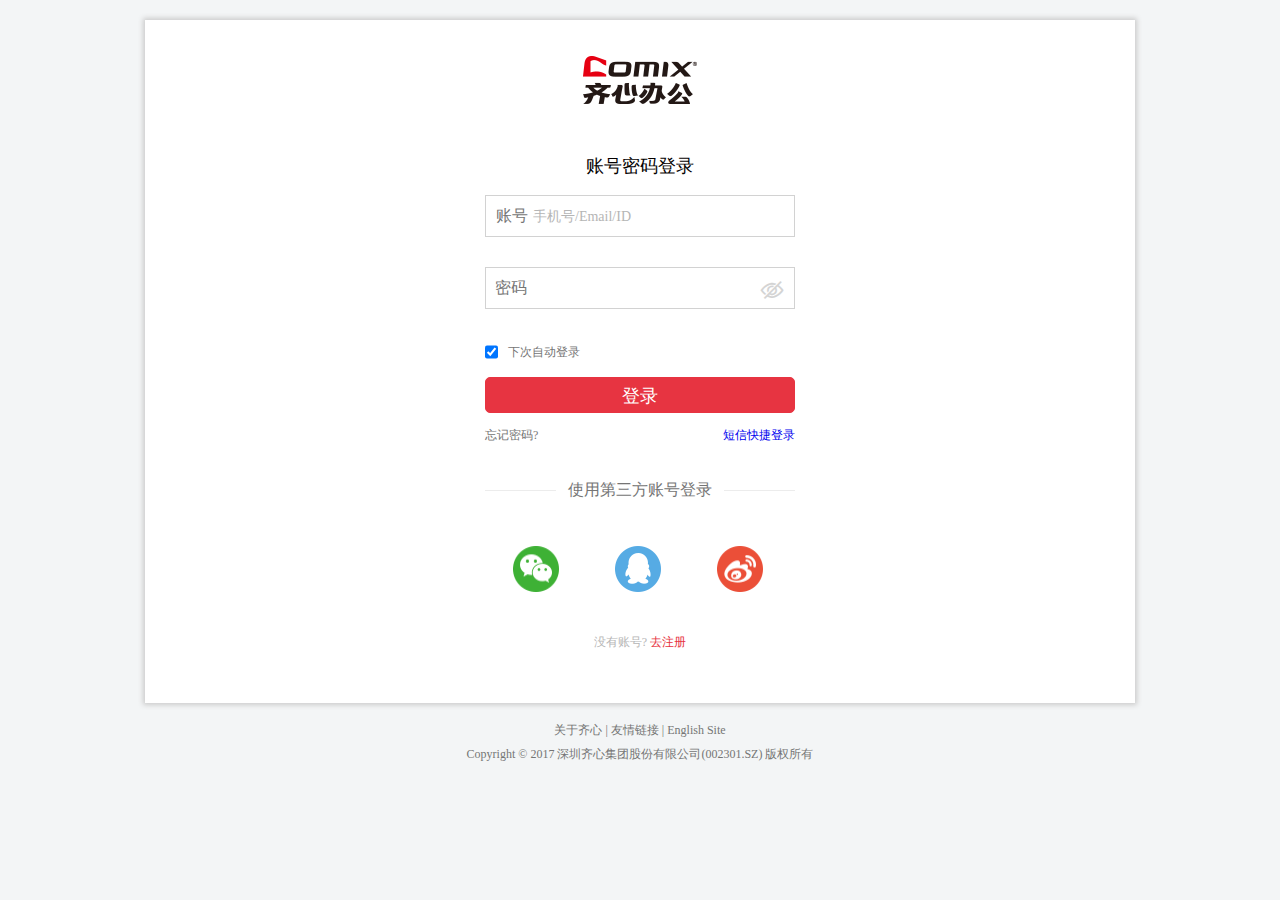
<file: login.html>
<!doctype html>
<html>
<head>
<meta charset="utf-8">
<title>齐心商城-办公用品一站式采购</title>
<link rel="shortcut icon" href="favicon .ico" type="image/icon">
<link rel="stylesheet" type="text/css" href="style/login.css">
</head>

<body>
<div class="whole">
    <div class="head">
           <div class="logo">
              <a href="#"><img src="images/login.png" alt="齐心办公"/></a>
           </div>
           <h2>账号密码登录</h2>
           <div class="top">
               <form action="" method="post">
                  <input name="user" type="user" value="账号"/>
                  <p>手机号/Email/ID</p>
                  <input name="password" type="password" value=""/>
                  <span>密码</span>
               </form>
               <i class="iconfont">&#xe61b;</i>
            </div>
            <div class="middle">
               <form action="" method="post">
                  <label style="color:#757575"><input type="checkbox" checked/>
                  下次自动登录</label>
               </form>
            </div>
            <div class="login">
            <form action="" method="post">
               <a href="index.html" target="_blank"><input type="button" value="登录"></a>
            </form>
            </div>
            <div class=" paword">
            <a href="#"><p>忘记密码?</p><span>短信快捷登录</span></a>
            </div>
            <div class="bottom">
               <span>使用第三方账号登录</span>
            </div>
               <ul>
                  <li> <img src="images/qq.png"/></li>
                  <li> <img src="images/co-qq.png"/></li>
                  <li> <img src="images/weibo.png"/></li>
               </ul>
            <div class="last">
               没有账号? <a href="register.html" target="_blank">去注册</a>
            </div>
    </div>       
           
       
   <div class="foot">
     <p><a href="#">关于齐心</a>  |  <a href="#">友情链接</a>  |  <a href="#">English Site</a></p>
     <p>Copyright &copy; 2017 深圳齐心集团股份有限公司(002301.SZ) 版权所有</p>
   </div>
</div>
</body> 
</html>
</file>
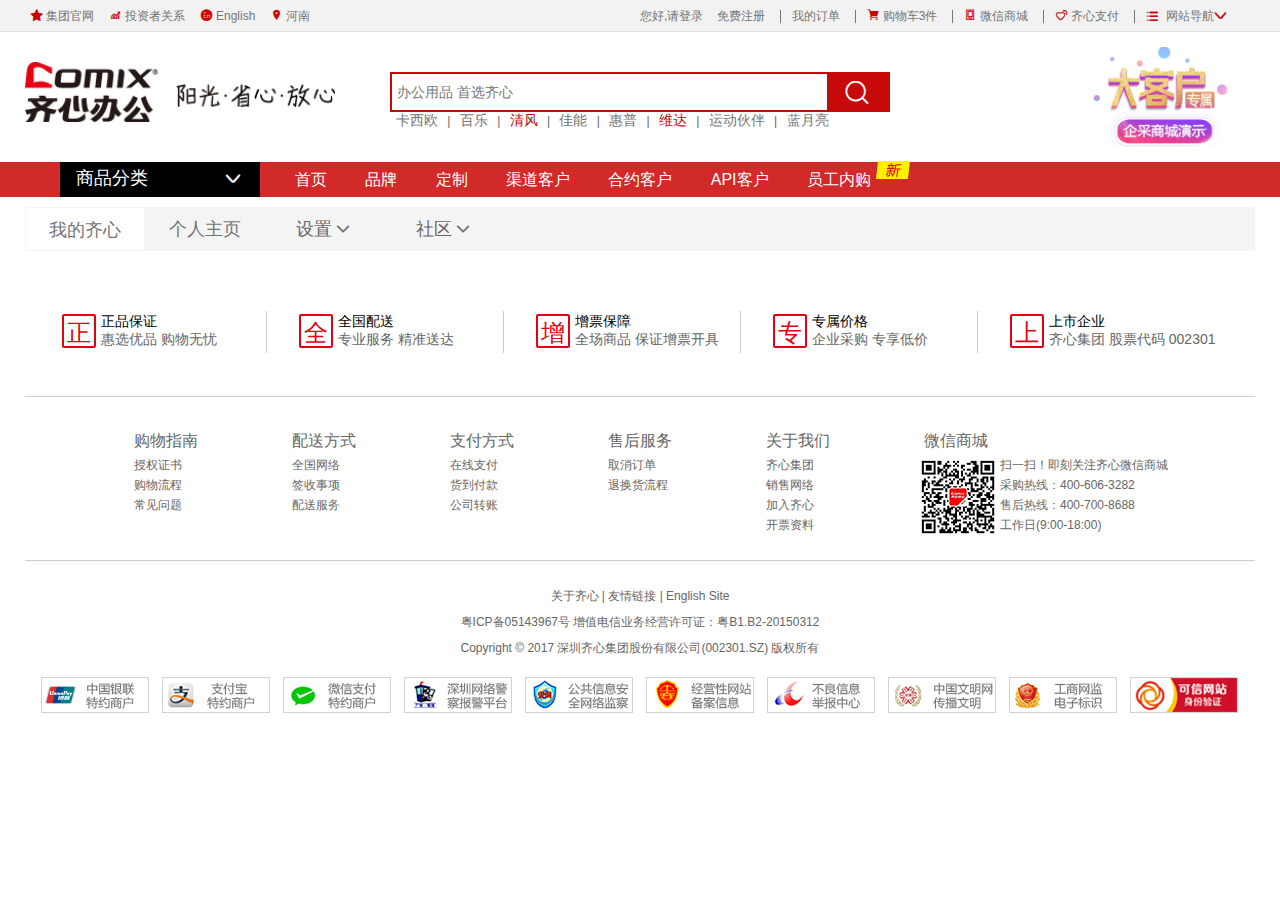
<file: person.html>
<!doctype html>
<html>
<head>
<meta charset="utf-8">
<meta name="keywords" content="齐心商城-办公用品一站式采购,齐心渠道，批发商城，分销商城，电子商务解决方案">
<meta name="description" content="齐心渠道宝一站式网上办公用品采购平台">
<meta name="author" content="赵亚珍">
<title>个人中心</title>
<link rel="shortcut icon" href="favicon .ico" type="image/icon">
<link rel="stylesheet" type="text/css" href="style/base.css">
<link rel="stylesheet" type="text/css" href="style/person.css">
<script src="js/jquery1.42.min.js"></script>
<script src="js/jquery.SuperSlide.2.1.1.js"></script>
</head>

<body>
<!--顶部导航区-->
<div class="head-top wrap">
  <div class="hd-link">
    <ul>
      <li class="star"> <b class="iconfont">&#xe60c;</b><a href="#">集团官网</a> </li>
      <li> <b class="iconfont">&#xe629;</b><a href="#">投资者关系</a> </li>
      <li> <b class="iconfont">&#xe636;</b><a href="#">English</a> </li>
      <li class="map"> <b class="iconfont">&#xe602;</b><a href="#">河南</a>
        <div class="submenu"> <a href="#">北京</a><a href="#">上海</a><a href="#">天津</a><a href="#">重庆</a><a href="#">河北</a><a href="#">山西</a><a href="#">河南</a><a href="#">辽宁</a><a href="#">吉林</a><a href="#">黑龙江</a><a href="#">内蒙古</a><a href ="#">江苏</a><a href="#">山东</a><a href="#"> 安徽</a><a href="#">浙江</a><a href="#">福建</a><a href="#">湖南</a><a href="#">湖北</a><a href="#">广东</a><a href="#">广西</a><a href="#">江西</a><a href="#">四川</a><a href="#">海南</a><a href="#">贵州</a><a href="#">云南</a><a href="#">西藏</a><a href="#">陕西</a><a href="#"> 甘肃</a><a href="#">青海</a><a href="#">宁夏</a><a href="#">新疆</a><a href="#">港澳</a><a href="#">台湾</a><a href="#">海外</a> </div>
      </li>
    </ul>
    <div class="hd-link2">
      <div class="login"> <a href="login.html" target="_blank">您好,请登录</a> <a href="register.html" target="_blank">免费注册</a> </div>
      <ul>
        <li><a href="#">我的订单</a></li>
        <li> <b class="iconfont">&#xe887;</b><a href="shopcar.html" target="_blank">购物车3件</a></li>
        <li> <b class="iconfont">&#xe619;</b><a href="#">微信商城</a> <img src="images/qrcode.png"> </li>
        <li> <b class="iconfont">&#xe60b;</b><a href="#">齐心支付</a></li>
        <li class="web-dh"> <b class="iconfont">&#xe61f;</b> <a href="#">网站导航<i class="iconfont">&#xe62d;</i></a>
          <div class="submenu">
            <p><b>第三方平台</b><a href="#">齐心京东</a></p>
            <p><b>个人与企业</b><a href="#">齐心商城</a><a href="#">合约客户</a><a href="#">供应链关系</a> </p>
            <p><b>批发市场</b><a href="#">齐心渠道</a><a href="#">合约乐购</a><a href="#">员工内购</a> </p>
            <p><b>齐心集团</b><a href="#">集团官网</a><a href="#">麦苖网络</a><a href="#">银澎云计算</a> </p>
            <p><b class="big">产业创投</b><a href="#">阳光印网</a><a href="#">一览网络</a><a href="#">九恒星科技</a><a href="#">大贲科技</a><a href="#">神州云动</a><a href="#">犀思云</a><a href="#">齐采网</a><a href="#">点点租</a> </p>
          </div>
        </li>
      </ul>
    </div>
  </div>
</div>
<!-- head-top--end--> 
<!-- 顶部logo搜索区-->
<div class="head-bg wrap">
  <div class="hd-wrap">
    <div class="login"> <a href="#"><img src="images/logo.png" alt="齐心商城"/></a> </div>
    <div class="search">
      <div class="search-bg">
        <form action="" method="post">
          <input name="keyword" type="text" placeholder="办公用品 首选齐心"/>
          <label><a href="#"><b class="iconfont" style="color:#fff; font-size:28px; font-family:'微软雅黑'; margin-left:16px; display:inline-block; padding-top:5px;  float:left;">&#xe60a;</b></a></label>
        </form>
      </div>
      <div class="search-word"> <a href="#">卡西欧</a> | <a href="#">百乐</a> | <a style="color:#c60a0a;" href="#">清风</a> | <a href="#">佳能</a> | <a href="#">惠普</a> | <a style="color:#c60a0a;" href="#">维达</a> | <a href="#">运动伙伴</a> | <a href="#">蓝月亮</a> </div>
    </div>
    <div class="custmer"> <img src="images/custmer.png"/> </div>
  </div>
</div>
<!--导航菜单-->
<div class="head-nav wrap">
  <div class="nav-left">
    <p>商品分类 <b class="iconfont" style="color:#fff; font-size:16px; margin-left:72px;">&#xe62d;</b></p>
    <!--第一个项目-->
    <div class="all-kinds">
      <dl>
        <dt><i class="iconfont">&#xe64c;</i> <a href="#">办公用纸</a> <b class="iconfont">&#xe62e;</b> </dt>
        <dd class="submenu">
          <div class="items">
            <h4><a href="#">复印纸</a></h4>
            <p><a href="#">静电复印纸</a> <a href="#">彩色复印纸</a> <a href="#">彩激纸</a></p>
          </div>
          <div class="items">
            <h4><a href="#">打印纸</a></h4>
            <p><a href="#">电脑打印纸</a> <a href="#">收银纸/传真纸</a> <a href="#">喷墨/相片纸</a></p>
          </div>
          <div class="items">
            <h4><a href="#">艺术纸</a></h4>
            <p> <a href="#">云彩纸</a> <a href="#">牛皮纸/包装纸/纸袋</a> <a href="#">工程用纸</a> 
          </div>
          <div class="items">
            <h4><a href="#">多用途纸</a></h4>
            <p> <a href="#">特种纸</a> <a href="#">高端商业用纸</a> 
          </div>
        </dd>
      </dl>
      <dl>
        <dt><i class="iconfont">&#xe7a2;</i> <a href="#">办公文具</a> <b class="iconfont">&#xe62e;</b> </dt>
        <dd class="submenu">
          <div class="items">
            <h4><a href="#">书写修正工具</a></h4>
            <p><a href="#">水笔/中性笔/宝珠笔/台笔</a> <a href="#">圆珠笔</a> <a href="#">铅笔/自动铅笔</a> <a href="#">荧光笔</a> <a href="#">记号笔/白板笔/油漆笔</a> <a href="#">钢笔/签到笔</a> <a href="#">毛笔/软笔</a> <a href="#">胶片笔</a> <a href="#">绘画笔/唛克笔/石笔</a> <a href="#">笔类墨水/替芯及相关</a><a href="#">橡皮/修正液/修正带/修正带芯</a></p>
          </div>
          <div class="items">
            <h4><a href="#">文件管理</a></h4>
            <p><a href="#">档案夹/管夹</a> <a href="#">轻便夹</a> <a href="#">板夹/票据夹</a> <a href="#">资料册</a> <a href="#">吊挂夹/吊挂框/吊挂架</a> <a href="#">抽杆夹/报告夹</a> <a href="#">电脑夹/图纸夹</a> <a href="#">文件索引分页</a> <a href="#">文件套/文件袋</a> <a href="#">名片册/名片夹/名片盒</a><a href="#">相册/CD册/集邮册</a> <a href="#">档案盒/文件盒/整理盒</a> <a href="#">事务包/风琴包</a> <a href="#">文件夹配件</a></p>
          </div>
          <div class="items">
            <h4><a href="#">桌面文具</a></h4>
            <p><a href="#">计算器</a> <a href="#">回形针筒</a> <a href="#">文件篮/资料架/文件盘/文件柜</a> <a href="#">书立</a> <a href="#">订书机/起钉器</a> <a href="#">打孔机及耗材</a> <a href="#">长尾夹/白钢夹/票夹/推夹器/补充夹</a> <a href="#">回形针/大头针/订书针/图钉</a> <a href="#">便笺盒/卡片索引盒</a> <a href="#">笔筒/笔袋/台历架</a><a href="#">剪刀/美工刀/刀片/垫板</a> <a href="#">胶水/胶棒</a> <a href="#">文具胶/双面胶/美纹胶/海绵胶 胶带座</a> <a href="#">卷笔刀/削笔机</a> <a href="#">尺/圆规/放大镜</a> <a href="#">阅读架/看书架</a> <a href="#">文具套装组合</a></p>
          </div>
          <div class="items">
            <h4><a href="#">本册纸品</a></h4>
            <p><a href="#">普通簿本</a> <a href="#">PU/PVC笔记本/皮面本/万用手册</a> <a href="#">绘图本</a> <a href="#">报事贴/便条纸</a> <a href="#">手写标签/标签打印纸</a> <a href="#">牛皮纸档案袋/档案盒</a> <a href="#">证书/奖状/签到簿</a> <a href="#">请柬/贺卡/红包/台历</a> <a href="#">笔记本配件</a></p>
          </div>
          <div class="items">
            <h4><a href="#">标识展示</a></h4>
            <p><a href="#">台牌/台座</a> <a href="#">门牌/指示牌/栏杆</a> <a href="#">胸卡/证件卡/卡套/挂绳</a> <a href="#">软木板/白板/白板纸/白板架</a> <a href="#">磁条/磁粒/白板擦/清洁剂</a> <a href="#">黑板/绿板</a> <a href="#">黑板擦/粉笔</a></p>
          </div>
          <div class="items">
            <h4><a href="#">财务行政用品</a></h4>
            <p><a href="#">单据/凭证</a> <a href="#">账簿/账册/账夹/封面</a> <a href="#">电脑套打账册</a> <a href="#">财务装订用品</a> <a href="#">印台/印泥/印油</a> <a href="#">印章/号码机</a> <a href="#">手提金库/印章箱</a> <a href="#">复写纸/橡皮筋/海绵缸</a> <a href="#">信报箱/意见箱/抽奖箱/药箱</a> <a href="#">钥匙圈/钥匙牌/钥匙箱</a><a href="#">报刊架/置物架</a> <a href="#">雨伞架/雨伞机</a> <a href="#">传唤铃/传票叉</a></p>
          </div>
        </dd>
      </dl>
      <dl>
        <dt><i class="iconfont">&#xe60e;</i> <a href="#">办公耗材</a> <b class="iconfont">&#xe62e;</b> </dt>
        <dd class="submenu">
          <div class="items">
            <h4><a href="#">打印机/传真机耗材</a></h4>
            <p><a href="#">硒鼓</a> <a href="#">墨盒</a> <a href="#">鼓/粉组件</a></p>
          </div>
          <div class="items">
            <h4><a href="#">喷墨/绘图/打印机耗材</a></h4>
            <p><a href="#">色带</a></p>
          </div>
          <div class="items">
            <h4><a href="#">针式/票据打印机/传真机色带</a></h4>
            <p><a href="#">墨水</a></p>
          </div>
          <div class="items">
            <h4><a href="#">复合机耗材</a></h4>
            <p><a href="#">墨粉</a> <a href="#">转印组件</a> <a href="#">配件</a></p>
          </div>
          <div class="items">
            <h4><a href="#">证卡打印机/POS机耗材</a></h4>
            <p><a href="#">证卡打印机/POS机色带</a></p>
          </div>
          <div class="items">
            <h4><a href="#">条码/标签打印机耗材</a></h4>
            <p><a href="#">碳带</a> <a href="#">标签带</a></p>
          </div>
        </dd>
      </dl>
      <dl>
        <dt><i class="iconfont">&#xe60e;</i> <a href="#">办公设备</a> <b class="iconfont">&#xe62e;</b> </dt>
        <dd class="submenu">
          <div class="items">
            <h4><a href="#">传真机</a></h4>
            <p><a href="#">激光传真机</a> <a href="#"> 喷墨传真机</a> <a href="#">热敏传真机</a> <a href="#">传真机配件</a></p>
          </div>
          <div class="items">
            <h4><a href="#">打印机</a></h4>
            <p><a href="#">单功能激光打印机</a> <a href="#">喷墨/照片打印机</a> <a href="#">针式/票据打印机</a> <a href="#">证卡打印机/POS机</a> <a href="#">大幅面打印机/绘图仪</a> <a href="#">条码/标牌/标签打印机</a> <a href="#">高速行式打印机</a> <a href="#">3D打印机</a> <a href="#">便携式打印机</a> <a href="#">打印机配件</a></p>
          </div>
          <div class="items">
            <h4><a href="#">一体机</a></h4>
            <p><a href="#">激光一体机</a> <a href="#">喷墨一体机</a> <a href="#">一体机配件</a></p>
          </div>
          <div class="items">
            <h4><a href="#">复印机及印刷机</a></h4>
            <p><a href="#">彩色数码复印机</a> <a href="#">黑白数码复印机</a> <a href="#">印刷机</a> <a href="#">复印机及印刷机选购件</a></p>
          </div>
          <div class="items">
            <h4><a href="#">扫描仪</a></h4>
            <p><a href="#">平板式扫描仪</a> <a href="#">馈纸式扫描仪</a> <a href="#">名片扫描仪/扫描笔</a> <a href="#">扫描枪/PDA</a> <a href="#">便携式扫描仪</a> <a href="#">高拍仪</a> <a href="#">扫描仪配件</a></p>
          </div>
        </dd>
      </dl>
      <dl>
        <dt><i class="iconfont">&#xe67b;</i> <a href="#">电脑及配件</a> <b class="iconfont">&#xe62e;</b> </dt>
        <dd class="submenu">
          <div class="items">
            <h4><a href="#">电脑整机</a></h4>
            <p><a href="#">台式电脑</a> <a href="#">笔记本电脑</a> <a href="#">平板电脑</a> <a href="#">服务器/工作站</a></p>
          </div>
          <div class="items">
            <h4><a href="#">复纸外设产品</a></h4>
            <p><a href="#">U盘</a> <a href="#">移动硬盘/硬盘盒</a> <a href="#">软盘/光盘/录像带及附件</a> <a href="#">键盘/鼠标/鼠标垫</a> <a href="#">摄像头</a> <a href="#">线缆/水晶头</a> <a href="#">UPS电源</a> <a href="#">手写板/绘图板</a> <a href="#">电脑工具</a> <a href="#">电脑清洁用品</a></p>
          </div>
          <div class="items">
            <h4><a href="#">电脑配件</a></h4>
            <p><a href="#">主板</a> <a href="#">CPU</a> <a href="#">显示器</a> <a href="#">显卡</a> <a href="#">内置硬盘</a> <a href="#">内存条</a> <a href="#">声卡/扩展卡</a> <a href="#">机箱</a> <a href="#">刻录机/光驱</a> <a href="#">电源</a> <a href="#">散热器</a> <a href="#">笔记本电池</a> <a href="#">软件</a> <a href="#">支架/托架</a> <a href="#">防窥片/防护屏</a> <a href="#">磁盘/磁带控制卡</a> <a href="#">其它附件</a></p>
          </div>
          <div class="items">
            <h4><a href="#">网络设备</a></h4>
            <p><a href="#">路由器</a> <a href="#">网络机顶盒</a> <a href="#">交换机</a> <a href="#">网络存储</a> <a href="#">网卡</a> <a href="#">网络配件</a></p>
          </div>
        </dd>
      </dl>
      <dl>
        <dt><i class="iconfont">&#xe67f;</i> <a href="#">数码设备</a> <b class="iconfont">&#xe62e;</b> </dt>
        <dd class="submenu">
          <div class="items">
            <h4><a href="#">影像设备</a></h4>
            <p><a href="#">相机</a> <a href="#">摄像机</a> <a href="#">电子阅读器</a></p>
          </div>
          <div class="items">
            <h4><a href="#">影音设备</a></h4>
            <p><a href="#">录音笔</a> <a href="#">MP3/MP4播放器</a> <a href="#">耳机/耳麦</a> <a href="#">麦克风</a> <a href="#">音箱/音响</a> <a href="#">数码相框</a> <a href="#">复读机/收录音机</a></p>
          </div>
          <div class="items">
            <h4><a href="#">智能设备</a></h4>
            <p><a href="#">智能手表/手环</a> 
          </div>
          <div class="items">
            <h4><a href="#">数码配件</a></h4>
            <p><a href="#">存储卡/读卡器</a> <a href="#">三角架/支架/云台</a> <a href="#">数码设备电池/充电器</a> <a href="#">影像包/保护套</a> <a href="#">滤镜</a> <a href="#">闪光灯/手柄</a> <a href="#">相机清洁/贴膜</a> <a href="#">其他配件</a></p>
          </div>
        </dd>
      </dl>
      <dl>
        <dt><i class="iconfont">&#xe619;</i> <a href="#">通讯设备/手机</a> <b class="iconfont">&#xe62e;</b> </dt>
        <dd class="submenu">
          <div class="items">
            <h4><a href="#">复印纸</a></h4>
            <p><a href="#">静电复印纸</a> <a href="#">彩色复印纸</a> <a href="#">彩激纸</a></p>
          </div>
          <div class="items">
            <h4><a href="#">打印纸</a></h4>
            <p><a href="#">电脑打印纸</a> <a href="#">收银纸/传真纸</a> <a href="#">喷墨/相片纸</a></p>
          </div>
          <div class="items">
            <h4><a href="#">艺术纸</a></h4>
            <p> <a href="#">云彩纸</a> <a href="#">牛皮纸/包装纸/纸袋</a> <a href="#">工程用纸</a> 
          </div>
          <div class="items">
            <h4><a href="#">多用途纸</a></h4>
            <p> <a href="#">特种纸</a> <a href="#">高端商业用纸</a> 
          </div>
        </dd>
      </dl>
      <dl>
        <dt><i class="iconfont">&#xe619;</i> <a href="#">食品饮料</a> <b class="iconfont">&#xe62e;</b> </dt>
        <dd class="submenu">
          <div class="items">
            <h4><a href="#">书写修正工具</a></h4>
            <p><a href="#">水笔/中性笔/宝珠笔/台笔</a> <a href="#">圆珠笔</a> <a href="#">铅笔/自动铅笔</a> <a href="#">荧光笔</a> <a href="#">记号笔/白板笔/油漆笔</a> <a href="#">钢笔/签到笔</a> <a href="#">毛笔/软笔</a> <a href="#">胶片笔</a> <a href="#">绘画笔/唛克笔/石笔</a> <a href="#">笔类墨水/替芯及相关</a><a href="#">橡皮/修正液/修正带/修正带芯</a></p>
          </div>
          <div class="items">
            <h4><a href="#">文件管理</a></h4>
            <p><a href="#">档案夹/管夹</a> <a href="#">轻便夹</a> <a href="#">板夹/票据夹</a> <a href="#">资料册</a> <a href="#">吊挂夹/吊挂框/吊挂架</a> <a href="#">抽杆夹/报告夹</a> <a href="#">电脑夹/图纸夹</a> <a href="#">文件索引分页</a> <a href="#">文件套/文件袋</a> <a href="#">名片册/名片夹/名片盒</a><a href="#">相册/CD册/集邮册</a> <a href="#">档案盒/文件盒/整理盒</a> <a href="#">事务包/风琴包</a> <a href="#">文件夹配件</a></p>
          </div>
          <div class="items">
            <h4><a href="#">桌面文具</a></h4>
            <p><a href="#">计算器</a> <a href="#">回形针筒</a> <a href="#">文件篮/资料架/文件盘/文件柜</a> <a href="#">书立</a> <a href="#">订书机/起钉器</a> <a href="#">打孔机及耗材</a> <a href="#">长尾夹/白钢夹/票夹/推夹器/补充夹</a> <a href="#">回形针/大头针/订书针/图钉</a> <a href="#">便笺盒/卡片索引盒</a> <a href="#">笔筒/笔袋/台历架</a><a href="#">剪刀/美工刀/刀片/垫板</a> <a href="#">胶水/胶棒</a> <a href="#">文具胶/双面胶/美纹胶/海绵胶 胶带座</a> <a href="#">卷笔刀/削笔机</a> <a href="#">尺/圆规/放大镜</a> <a href="#">阅读架/看书架</a> <a href="#">文具套装组合</a></p>
          </div>
          <div class="items">
            <h4><a href="#">本册纸品</a></h4>
            <p><a href="#">普通簿本</a> <a href="#">PU/PVC笔记本/皮面本/万用手册</a> <a href="#">绘图本</a> <a href="#">报事贴/便条纸</a> <a href="#">手写标签/标签打印纸</a> <a href="#">牛皮纸档案袋/档案盒</a> <a href="#">证书/奖状/签到簿</a> <a href="#">请柬/贺卡/红包/台历</a> <a href="#">笔记本配件</a></p>
          </div>
          <div class="items">
            <h4><a href="#">标识展示</a></h4>
            <p><a href="#">台牌/台座</a> <a href="#">门牌/指示牌/栏杆</a> <a href="#">胸卡/证件卡/卡套/挂绳</a> <a href="#">软木板/白板/白板纸/白板架</a> <a href="#">磁条/磁粒/白板擦/清洁剂</a> <a href="#">黑板/绿板</a> <a href="#">黑板擦/粉笔</a></p>
          </div>
          <div class="items">
            <h4><a href="#">财务行政用品</a></h4>
            <p><a href="#">单据/凭证</a> <a href="#">账簿/账册/账夹/封面</a> <a href="#">电脑套打账册</a> <a href="#">财务装订用品</a> <a href="#">印台/印泥/印油</a> <a href="#">印章/号码机</a> <a href="#">手提金库/印章箱</a> <a href="#">复写纸/橡皮筋/海绵缸</a> <a href="#">信报箱/意见箱/抽奖箱/药箱</a> <a href="#">钥匙圈/钥匙牌/钥匙箱</a><a href="#">报刊架/置物架</a> <a href="#">雨伞架/雨伞机</a> <a href="#">传唤铃/传票叉</a></p>
          </div>
        </dd>
      </dl>
      <dl>
        <dt><i class="iconfont">&#xe613;</i> <a href="#">生活用品</a> <b class="iconfont">&#xe62e;</b> </dt>
        <dd class="submenu">
          <div class="items">
            <h4><a href="#">打印机/传真机耗材</a></h4>
            <p><a href="#">硒鼓</a> <a href="#">墨盒</a> <a href="#">鼓/粉组件</a></p>
          </div>
          <div class="items">
            <h4><a href="#">喷墨/绘图/打印机耗材</a></h4>
            <p><a href="#">色带</a></p>
          </div>
          <div class="items">
            <h4><a href="#">针式/票据打印机/传真机色带</a></h4>
            <p><a href="#">墨水</a></p>
          </div>
          <div class="items">
            <h4><a href="#">复合机耗材</a></h4>
            <p><a href="#">墨粉</a> <a href="#">转印组件</a> <a href="#">配件</a></p>
          </div>
          <div class="items">
            <h4><a href="#">证卡打印机/POS机耗材</a></h4>
            <p><a href="#">证卡打印机/POS机色带</a></p>
          </div>
          <div class="items">
            <h4><a href="#">条码/标签打印机耗材</a></h4>
            <p><a href="#">碳带</a> <a href="#">标签带</a></p>
          </div>
        </dd>
      </dl>
      <dl>
        <dt><i class="iconfont">&#xe62a;</i> <a href="#">工器具</a> <b class="iconfont">&#xe62e;</b> </dt>
        <dd class="submenu">
          <div class="items">
            <h4><a href="#">传真机</a></h4>
            <p><a href="#">激光传真机</a> <a href="#"> 喷墨传真机</a> <a href="#">热敏传真机</a> <a href="#">传真机配件</a></p>
          </div>
          <div class="items">
            <h4><a href="#">打印机</a></h4>
            <p><a href="#">单功能激光打印机</a> <a href="#">喷墨/照片打印机</a> <a href="#">针式/票据打印机</a> <a href="#">证卡打印机/POS机</a> <a href="#">大幅面打印机/绘图仪</a> <a href="#">条码/标牌/标签打印机</a> <a href="#">高速行式打印机</a> <a href="#">3D打印机</a> <a href="#">便携式打印机</a> <a href="#">打印机配件</a></p>
          </div>
          <div class="items">
            <h4><a href="#">一体机</a></h4>
            <p><a href="#">激光一体机</a> <a href="#">喷墨一体机</a> <a href="#">一体机配件</a></p>
          </div>
          <div class="items">
            <h4><a href="#">复印机及印刷机</a></h4>
            <p><a href="#">彩色数码复印机</a> <a href="#">黑白数码复印机</a> <a href="#">印刷机</a> <a href="#">复印机及印刷机选购件</a></p>
          </div>
          <div class="items">
            <h4><a href="#">扫描仪</a></h4>
            <p><a href="#">平板式扫描仪</a> <a href="#">馈纸式扫描仪</a> <a href="#">名片扫描仪/扫描笔</a> <a href="#">扫描枪/PDA</a> <a href="#">便携式扫描仪</a> <a href="#">高拍仪</a> <a href="#">扫描仪配件</a></p>
          </div>
        </dd>
      </dl>
      <dl>
        <dt><i class="iconfont">&#xe648;</i> <a href="#">办公家电</a> <b class="iconfont">&#xe62e;</b> </dt>
      
        <dd class="submenu">
          <div class="items">
            <h4><a href="#">影像设备</a></h4>
            <p><a href="#">相机</a> <a href="#">摄像机</a> <a href="#">电子阅读器</a></p>
          </div>
          <div class="items">
            <h4><a href="#">影音设备</a></h4>
            <p><a href="#">录音笔</a> <a href="#">MP3/MP4播放器</a> <a href="#">耳机/耳麦</a> <a href="#">麦克风</a> <a href="#">音箱/音响</a> <a href="#">数码相框</a> <a href="#">复读机/收录音机</a></p>
          </div>
          <div class="items">
            <h4><a href="#">智能设备</a></h4>
            <p><a href="#">智能手表/手环</a> 
          </div>
          <div class="items">
            <h4><a href="#">数码配件</a></h4>
            <p><a href="#">存储卡/读卡器</a> <a href="#">三角架/支架/云台</a> <a href="#">数码设备电池/充电器</a> <a href="#">影像包/保护套</a> <a href="#">滤镜</a> <a href="#">闪光灯/手柄</a> <a href="#">相机清洁/贴膜</a> <a href="#">其他配件</a></p>
          </div>
        </dd>
      </dl>
      <dl>
        <dt><i class="iconfont">&#xe603;</i> <a href="#">办公家具</a> <b class="iconfont">&#xe62e;</b> </dt>
        <dd class="submenu">
          <div class="items">
            <h4><a href="#">复印纸</a></h4>
            <p><a href="#">静电复印纸</a> <a href="#">彩色复印纸</a> <a href="#">彩激纸</a></p>
          </div>
          <div class="items">
            <h4><a href="#">打印纸</a></h4>
            <p><a href="#">电脑打印纸</a> <a href="#">收银纸/传真纸</a> <a href="#">喷墨/相片纸</a></p>
          </div>
          <div class="items">
            <h4><a href="#">艺术纸</a></h4>
            <p> <a href="#">云彩纸</a> <a href="#">牛皮纸/包装纸/纸袋</a> <a href="#">工程用纸</a> 
          </div>
          <div class="items">
            <h4><a href="#">多用途纸</a></h4>
            <p> <a href="#">特种纸</a> <a href="#">高端商业用纸</a> 
          </div>
        </dd>
      </dl>
      <dl>
        <dt><i class="iconfont">&#xe630;</i> <a href="#">汽车用品</a> <b class="iconfont">&#xe62e;</b> </dt>
        <dd class="submenu">
          <div class="items">
            <h4><a href="#">复印纸</a></h4>
            <p><a href="#">静电复印纸</a> <a href="#">彩色复印纸</a> <a href="#">彩激纸</a></p>
          </div>
          <div class="items">
            <h4><a href="#">复印纸</a></h4>
            <p><a href="#">静电复印纸</a> <a href="#">彩色复印纸</a> <a href="#">彩激纸</a></p>
          </div>
        </dd>
      </dl>
      <dl>
        <dt><i class="iconfont">&#xe616;</i> <a href="#">劳防用品</a> <b class="iconfont">&#xe62e;</b> </dt>
      
        <dd class="submenu">
          <div class="items">
            <h4><a href="#">电脑整机</a></h4>
            <p><a href="#">台式电脑</a> <a href="#">笔记本电脑</a> <a href="#">平板电脑</a> <a href="#">服务器/工作站</a></p>
          </div>
          <div class="items">
            <h4><a href="#">复纸外设产品</a></h4>
            <p><a href="#">U盘</a> <a href="#">移动硬盘/硬盘盒</a> <a href="#">软盘/光盘/录像带及附件</a> <a href="#">键盘/鼠标/鼠标垫</a> <a href="#">摄像头</a> <a href="#">线缆/水晶头</a> <a href="#">UPS电源</a> <a href="#">手写板/绘图板</a> <a href="#">电脑工具</a> <a href="#">电脑清洁用品</a></p>
          </div>
          <div class="items">
            <h4><a href="#">电脑配件</a></h4>
            <p><a href="#">主板</a> <a href="#">CPU</a> <a href="#">显示器</a> <a href="#">显卡</a> <a href="#">内置硬盘</a> <a href="#">内存条</a> <a href="#">声卡/扩展卡</a> <a href="#">机箱</a> <a href="#">刻录机/光驱</a> <a href="#">电源</a> <a href="#">散热器</a> <a href="#">笔记本电池</a> <a href="#">软件</a> <a href="#">支架/托架</a> <a href="#">防窥片/防护屏</a> <a href="#">磁盘/磁带控制卡</a> <a href="#">其它附件</a></p>
          </div>
          <div class="items">
            <h4><a href="#">网络设备</a></h4>
            <p><a href="#">路由器</a> <a href="#">网络机顶盒</a> <a href="#">交换机</a> <a href="#">网络存储</a> <a href="#">网卡</a> <a href="#">网络配件</a></p>
          </div>
        </dd>
      </dl>
      <dl>
        <dt><i class="iconfont">&#xe60b;</i> <a href="#">售后服务</a> <b class="iconfont">&#xe62e;</b> </dt>
        <dd class="submenu">
          <div class="items">
            <h4><a href="#">传真机</a></h4>
            <p><a href="#">激光传真机</a> <a href="#"> 喷墨传真机</a> <a href="#">热敏传真机</a> <a href="#">传真机配件</a></p>
          </div>
          <div class="items">
            <h4><a href="#">打印机</a></h4>
            <p><a href="#">单功能激光打印机</a> <a href="#">喷墨/照片打印机</a> <a href="#">针式/票据打印机</a> <a href="#">证卡打印机/POS机</a> <a href="#">大幅面打印机/绘图仪</a> <a href="#">条码/标牌/标签打印机</a> <a href="#">高速行式打印机</a> <a href="#">3D打印机</a> <a href="#">便携式打印机</a> <a href="#">打印机配件</a></p>
          </div>
          <div class="items">
            <h4><a href="#">一体机</a></h4>
            <p><a href="#">激光一体机</a> <a href="#">喷墨一体机</a> <a href="#">一体机配件</a></p>
          </div>
          <div class="items">
            <h4><a href="#">复印机及印刷机</a></h4>
            <p><a href="#">彩色数码复印机</a> <a href="#">黑白数码复印机</a> <a href="#">印刷机</a> <a href="#">复印机及印刷机选购件</a></p>
          </div>
          <div class="items">
            <h4><a href="#">扫描仪</a></h4>
            <p><a href="#">平板式扫描仪</a> <a href="#">馈纸式扫描仪</a> <a href="#">名片扫描仪/扫描笔</a> <a href="#">扫描枪/PDA</a> <a href="#">便携式扫描仪</a> <a href="#">高拍仪</a> <a href="#">扫描仪配件</a></p>
          </div>
        </dd>
      </dl>
    </div>
  </div>
  <div class="nav-right"> <a href="#">首页</a> <a href="#">品牌</a> <a href="#">定制</a> <a href="#">渠道客户</a> <a href="#">合约客户</a> <a href="#">API客户</a> <a href="#">员工内购 </a> <a href="#"><span style="display:inline-block; width:34px; height:24px; right:-20px;"></span></a> </div>
  </div>
</div>
<!--section部分-->
<div class="section clearfix">
     <div class="slideTxtBox">
		 <div class="hd">
			 <ul class="fl">
                 <li><a href="#">我的齐心</a></li>
                 <li><a href="#">个人主页</a></li>
                 <li>设置<i class="iconfont">&#xe62b;</i>
                     <div class="set">
                         <a href="#">个人资料</a><a href="#">修改密码</a>
                     </div>
                 </li>
                 <li>社区<i class="iconfont">&#xe62b;</i>
                     <div class="set">
                         <a href="#">收件箱</a><a href="#">系统消息</a>
                     </div>
                 </li>
             </ul>
		 </div>
		 <div class="bd">
			 <ul>
				
			 </ul>
			 <ul>
					
			 </ul>
			 <ul>
				
			 </ul>
             <ul>
				
			 </ul>
		</div>
	</div>
		<script type="text/javascript">jQuery(".slideTxtBox").slide();</script>

   </div>






 <!--footer-->
<div class="foot wrap">
  <div class="foot-top">
     <ul>
        <li>
            <span>正</span>
            <div class="foot-right">
                <h3>正品保证</h3>
                <p>惠选优品 购物无忧</p>
            </div>
        </li>
         <li>
            <span>全</span>
            <div class="foot-right">
                <h3> 全国配送</h3>
                <p>专业服务 精准送达</p>
            </div>
        </li>
         <li>
            <span>增</span>
            <div class="foot-right">
                <h3>增票保障</h3>
                <p>全场商品 保证增票开具</p>
            </div>
        </li>
         <li>
            <span>专</span>
            <div class="foot-right">
                <h3>专属价格</h3>
                <p>企业采购 专享低价</p>
            </div>
        </li>
         <li>
            <span>上</span>
            <div class="foot-right">
                <h3>上市企业</h3>
                <p>齐心集团 股票代码 002301</p>
            </div>
        </li>
     </ul>
  </div>
  <div class="foot-middle">
     <ul>
        <li>
           <h3>购物指南</h3>
           <p>授权证书</p>
           <p>购物流程</p>
           <p>常见问题</p>
        </li>
        <li>
            <h3>配送方式</h3>
            <p>全国网络</p> 
            <p>签收事项</p> 
            <p>配送服务</p> 
        </li>
        
           <li>
              <h3>支付方式</h3>
              <p>在线支付</p>
              <p>货到付款</p>
              <p>公司转账</p>
           </li>
           <li>
              <h3>售后服务</h3>
              <p>取消订单</p>
              <p>退换货流程</p>
           </li>
           <li>
              <h3>关于我们</h3>
              <p>齐心集团</p>
              <p>销售网络</p>
              <p>加入齐心</p>
              <p>开票资料 </p>
           </li>
           <li style="width:300px;">
              <h3>微信商城</h3>
              <img src="images/footer.png"/>
              <div class="middle-right">
                  <p>扫一扫！即刻关注齐心微信商城</p>
                  <p>采购热线：400-606-3282</p>
                  <p>售后热线：400-700-8688</p>
                  <p>工作日(9:00-18:00)</p>
              </div>
           </li>
     </ul>
  </div>
  <div class="foot-bottom">
     <p>关于齐心  |  友情链接  |  English Site</p>
     <p>粤ICP备05143967号 增值电信业务经营许可证：粤B1.B2-20150312</p>
     <p>Copyright &copy; 2017 深圳齐心集团股份有限公司(002301.SZ) 版权所有</p>
     <ul>
        <li> <img src="images/footer-1.png"/></li>
        <li> <img src="images/footer-2.png"/></li>
        <li> <img src="images/footer-3.png"/></li>
        <li> <img src="images/footer-4.png"/></li>
        <li> <img src="images/footer-5.png"/></li>
        <li> <img src="images/footer-6.png"/></li>
        <li> <img src="images/footer-7.png"/></li>
        <li> <img src="images/footer-8.png"/></li>
        <li> <img src="images/footer-9.png"/></li>
        <li> <img src="images/footer-10.png"/></li>
     </ul>
  </div>
</div>

</body>
</html>
</file>
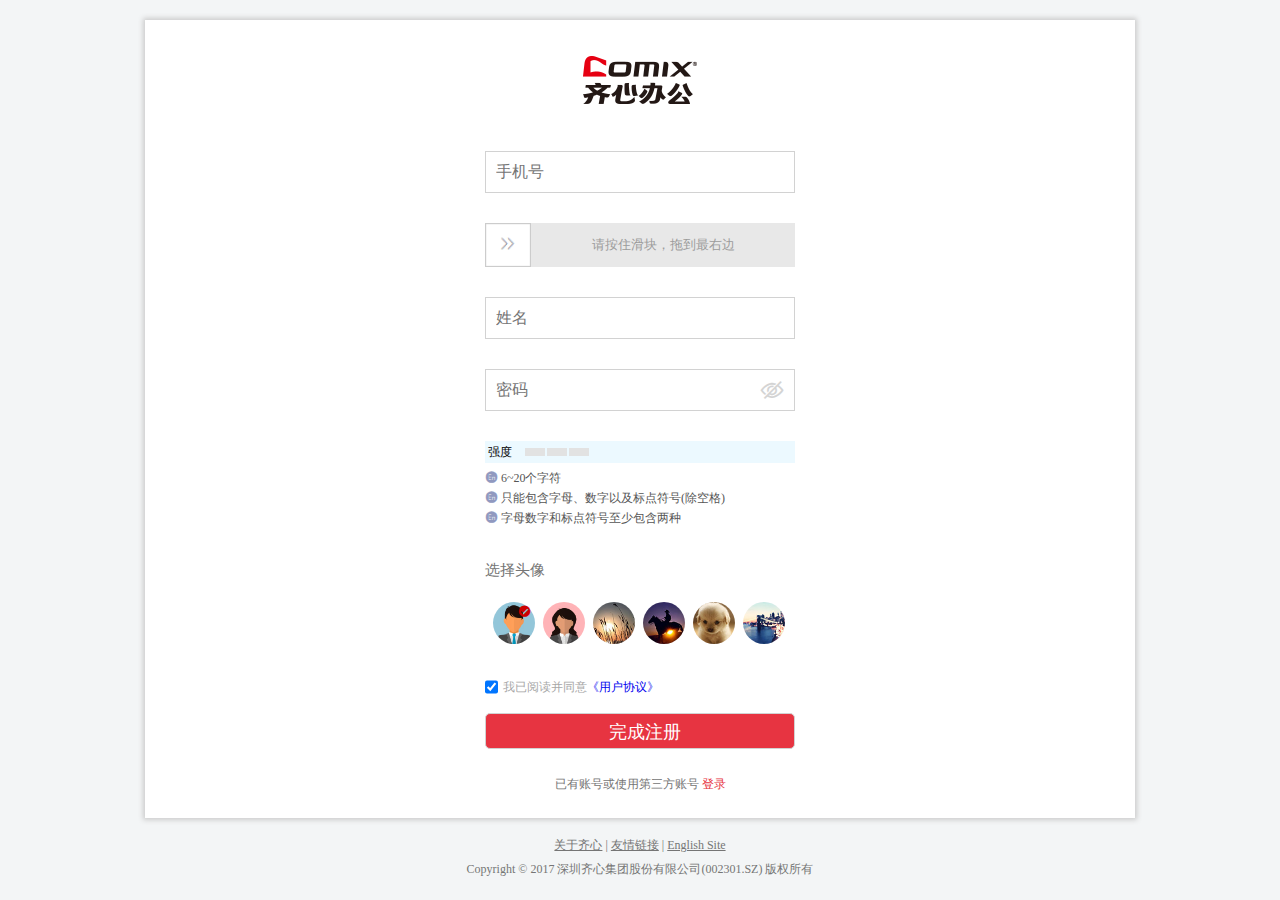
<file: register.html>
<!doctype html>
<html>
<head>
<meta charset="utf-8">
<title>齐心商城-办公用品一站式采购</title>
<link rel="shortcut icon" href="favicon .ico" type="image/icon">
<link rel="stylesheet" type="text/css" href="style/register.css">
</head>

<body>
<div class="whole">
    <div class="head">
       <div class="logo">
          <a href="#"><img src="images/login.png" alt="齐心办公"/></a>
       </div>
       <form action="" method="post">
          <input name="phone" type="text" value="手机号"/>
       </form>
       <div class="head-left">
          <img src="images/regist-01.png"/>
          <p> 请按住滑块，拖到最右边</p>
       </div>
       <form action="" method="post">
          <input name="user" type="text" value="姓名"/>
          <input class="head-top" name="password" type="text" value="密码"/>
       </form>
       <div class="i"><i class="iconfont">&#xe61b;</i></div>
        <div class="middle">
           <p>强度</p> 
           <hr/><hr/><hr/>  
        </div>
        <div class="right">
            <p><i class="iconfont">&#xe636;</i>6~20个字符</p>
            <p><i class="iconfont">&#xe636;</i>只能包含字母、数字以及标点符号(除空格)</p>
            <p><i class="iconfont">&#xe636;</i>字母数字和标点符号至少包含两种</p>
        </div>
        <div class="reg-head">
          <p>选择头像</p>
          <ul>
              <li><i class="iconfont">&#xe617;</i> <img src="images/head1.jpg"/></li>
              <li> <img src="images/head2.jpg"/></li>
              <li> <img src="images/head3.jpg"/></li>
              <li> <img src="images/head4.jpg"/></li>
              <li> <img src="images/head5.jpg"/></li>
              <li> <img src="images/head6.jpg"/></li>
          </ul> 
        </div>
        <form action="" method="post">
          <input class="agree"type="checkbox" checked/><span>我已阅读并同意<a href="#">《用户协议》</a></span>
       </form>
       <div class="register">
         <a href="login.html"><input type="button" value="完成注册"></a>
         <p>已有账号或使用第三方账号 <a href="login.html">登录</a></p>
       </div>
    </div>
    <div class="foot">
     <p><a href="#">关于齐心</a>  |  <a href="#">友情链接</a>  |  <a href="#">English Site</a></p>
     <p>Copyright &copy; 2017 深圳齐心集团股份有限公司(002301.SZ) 版权所有</p>
   </div>
</div>
</body>
</html>
</file>
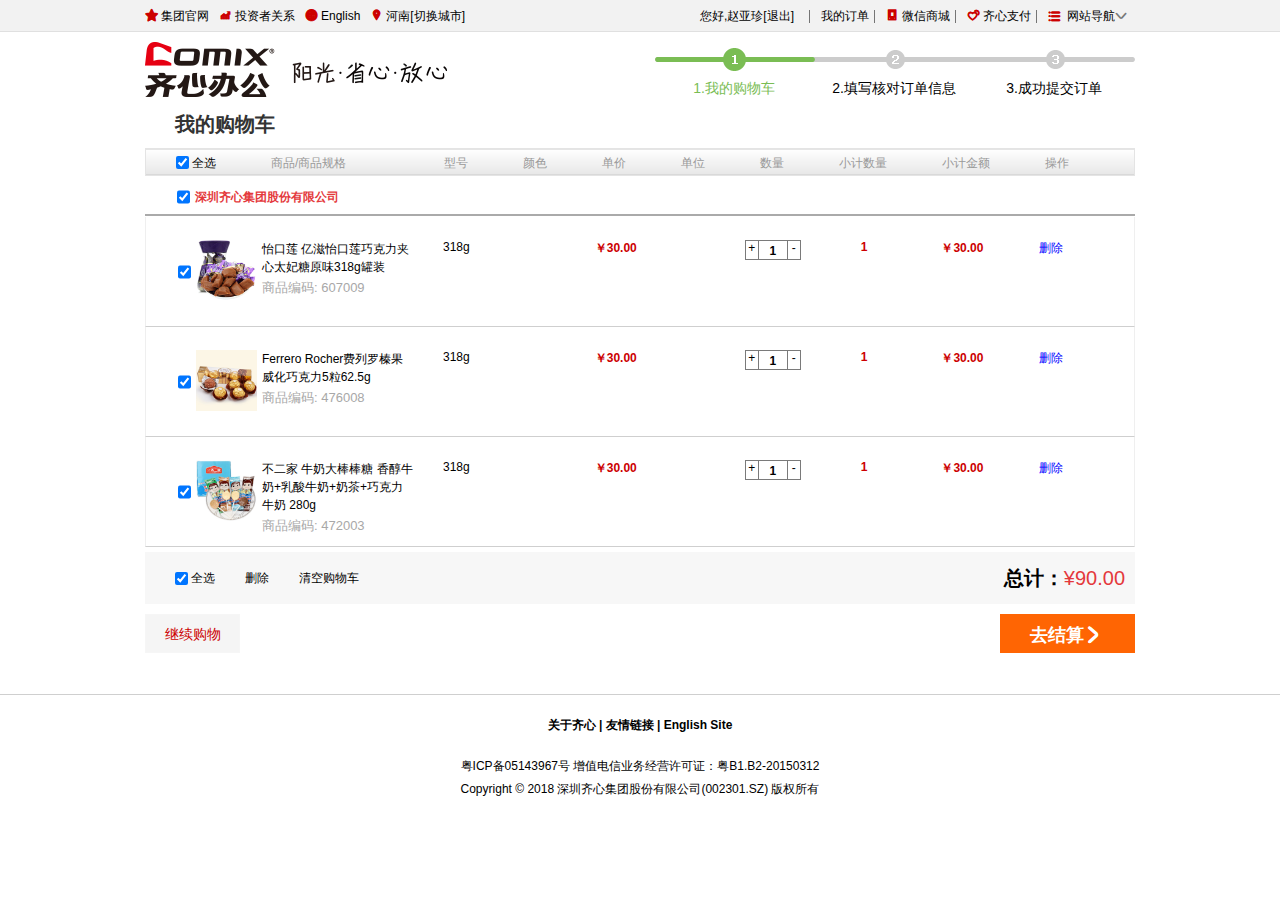
<file: shopcar.html>
<!doctype html>
<html>
<head>
<meta charset="utf-8">
<meta name="keywords" content="齐心商城-办公用品一站式采购,齐心渠道，批发商城，分销商城，电子商务解决方案">
<meta name="description" content="齐心渠道宝一站式网上办公用品采购平台">
<meta name="author" content="赵亚珍">
<title>购物车信息</title>
<link rel="shortcut icon" href="favicon .ico" type="image/icon">
<link rel="stylesheet" type="text/css" href="style/shopcar.css">
<script src="js/jquery1.42.min.js"></script>
<script src="js/jquery.SuperSlide.2.1.1.js"></script>
<style type="text/css">
		/* 本例子css */
		.slideTxtBox{ width:990px;text-align:left;  }
		.slideTxtBox .hd{ height:80px; line-height:80px; background:#f4f4f4; padding:0 10px 0 20px;   border-bottom:3px solid red;  position:relative; }
		.slideTxtBox .hd
		.slideTxtBox .hd ul{ float:left;  position:absolute; left:20px; top:-1px; height:32px;   }
		.slideTxtBox .hd ul li{ float:left; padding:0 15px; cursor:pointer;  }
		.slideTxtBox .hd ul li.on{ height:80px;  color:green; background:#fff; border:1px solid #ddd; border-bottom:2px solid blue; }
		
		.slideTxtBox .bd ul{ padding:15px;  zoom:1;  }
		.slideTxtBox .bd li{ height:24px; line-height:24px;   }
		.slideTxtBox .bd li .date{ float:right; color:#999;  }

		

		</style>
</head>

<body>
<div class="nav-box">
   <div class="nav">
        <div class="nav-left">
           <ul>
              <li class="star"> <b class="iconfont">&#xe60c;</b><a href="#">集团官网</a> </li>
              <li> <b class="iconfont">&#xe629;</b><a href="#">投资者关系</a> </li>
              <li> <b class="iconfont">&#xe636;</b><a href="#">English</a> </li>
              <li class="map"> <b class="iconfont">&#xe602;</b><a href="#">河南[切换城市]</a>
                <div class="submenu"> <a href="#">北京</a><a href="#">上海</a><a href="#">天津</a><a href="#">重庆</a><a href="#">河北</a><a href="#">山西</a><a href="#">河南</a><a href="#">辽宁</a><a href="#">吉林</a><a href="#">黑龙江</a><a href="#">内蒙古</a><a href ="#">江苏</a><a href="#">山东</a><a href="#"> 安徽</a><a href="#">浙江</a><a href="#">福建</a><a href="#">湖南</a><a href="#">湖北</a><a href="#">广东</a><a href="#">广西</a><a href="#">江西</a><a href="#">四川</a><a href="#">海南</a><a href="#">贵州</a><a href="#">云南</a><a href="#">西藏</a><a href="#">陕西</a><a href="#"> 甘肃</a><a href="#">青海</a><a href="#">宁夏</a><a href="#">新疆</a><a href="#">港澳</a><a href="#">台湾</a><a href="#">海外</a> </div>
              </li>
            </ul>
        </div>
        <div class="nav-right">
            <div class="login"> <a href="#">您好,赵亚珍[退出]</a> </div>
            <ul>
                <li><a href="#">我的订单</a></li>
                <li> <b class="iconfont">&#xe619;</b><a href="#">微信商城</a> <img src="images/qrcode.png"> </li>
                <li> <b class="iconfont">&#xe60b;</b><a href="#">齐心支付</a></li>
                <li class="web-dh"> <b class="iconfont">&#xe61f;</b> <a href="#">网站导航<i class="iconfont">&#xe62d;</i></a>
                  <div class="submenu">
                    <p><b>第三方平台</b><a href="#">齐心京东</a></p>
                    <p><b>个人与企业</b><a href="#">齐心商城</a><a href="#">合约客户</a><a href="#">供应链关系</a> </p>
                    <p><b>批发市场</b><a href="#">齐心渠道</a><a href="#">合约乐购</a><a href="#">员工内购</a> </p>
                    <p><b>齐心集团</b><a href="#">集团官网</a><a href="#">麦苖网络</a><a href="#">银澎云计算</a> </p>
                    <p><b class="big">产业创投</b><a href="#">阳光印网</a><a href="#">一览网络</a><a href="#">九恒星科技</a><a href="#">大贲科技</a><a href="#">神州云动</a><a href="#">犀思云</a><a href="#">齐采网</a><a href="#">点点租</a> </p>
                  </div>
                </li>
             </ul>
        </div>
    </div>
</div>
<div class="head clearfix">
    <div class="shop">
        <div class="shop-left">
            <a href="#"><img src="images/shop1.png"/></a>
        </div>
        <div class="process">
            <img src="images/shop2.png"/>
            <ul>
                <li style="color:#7abd54;">1.我的购物车</li>
                <li>2.填写核对订单信息</li>
                <li>3.成功提交订单</li>
            </ul>
        </div>
    </div>
</div>
<div class="section clearfix">
     <h2>我的购物车</h2>
     <div class="list">
         <ul class="list-item">
             <li><input type="checkbox" checked/><a href="#">全选</a></li>
             <li style="margin-right:98px;">商品/商品规格</li>
             <li>型号</li>
             <li>颜色</li>
             <li>单价</li>
             <li>单位</li>
             <li>数量</li>
             <li>小计数量</li>
             <li>小计金额</li>
             <li>操作</li>
         </ul>
     </div>
     <div class="section1">
        <input type="checkbox" checked/><p>深圳齐心集团股份有限公司</p>
     </div>
</div>
<div class="shop-main clearfix">
      <ul class="main">
           <input type="checkbox" checked/>
           <li><img src="images/shop4.jpg"/></li>
           <li class="main1">怡口莲 亿滋怡口莲巧克力夹心太妃糖原味318g罐装
               <p>商品编码: 607009</p>
           </li>
           <li>318g</li>
           <li style="color:#cc0000; margin-left:125px; font-weight:600;">￥30.00</li>
           <li class="main2">
              <div class="Change">		
                 <a href="#"> + </a>
              </div>
              <h4>1</h4>
              <div class="Change">		
                <a href="#"> - </a>
              </div>
           </li>
           <li style="color:#cc0000; font-weight:600;">1</li>
           <li style="color:#cc0000; margin-left:74px; font-weight:600;">￥30.00</li>
           <li><a href="#">删除</a></li>
      </ul>
      <ul class="main">
           <input type="checkbox" checked/>
           <li><img src="images/shop5.jpg"/></li>
           <li class="main1"> Ferrero Rocher费列罗榛果威化巧克力5粒62.5g
               <p>商品编码: 476008 </p>
           </li>
           <li>318g</li>
           <li style="color:#cc0000; margin-left:125px; font-weight:600;">￥30.00</li>
           <li class="main2">
              <div class="Change">		
                 <a href="#"> + </a>
              </div>
              <h4>1</h4>
              <div class="Change">		
                <a href="#"> - </a>
              </div>
           </li>
           <li style="color:#cc0000; font-weight:600;">1</li>
           <li style="color:#cc0000; margin-left:74px; font-weight:600;">￥30.00</li>
           <li><a href="#">删除</a></li>
      </ul>
      <ul class="main">
           <input type="checkbox" checked/>
           <li><img src="images/shop6.jpg"/></li>
           <li class="main1"> 不二家 牛奶大棒棒糖 香醇牛奶+乳酸牛奶+奶茶+巧克力牛奶 280g
               <p>商品编码: 472003 </p>
           </li>
           <li>318g</li>
           <li style="color:#cc0000; margin-left:125px; font-weight:600;">￥30.00</li>
           <li class="main2">
              <div class="Change">		
                 <a href="#"> + </a>
              </div>
              <h4>1</h4>
              <div class="Change">		
                <a href="#"> - </a>
              </div>
           </li>
           <li style="color:#cc0000; font-weight:600;">1</li>
           <li style="color:#cc0000; margin-left:74px; font-weight:600;">￥30.00</li>
           <li><a href="#">删除</a></li>
      </ul>
</div>
<div class="bottom">
    <div class="bottom-left">
        <ul>
            <li><input type="checkbox" checked/><a href="#">全选</a></li>
            <li><a href="#">删除</a></li>
            <li><a href="#">清空购物车</a></li>
        </ul>
    </div>
    <div class="bottom-right">
       <h3>总计：</h3>
       <p>¥90.00</p>
    </div>
</div>
<div class="last clearfix">
   <p><a href="#">继续购物</a></p>
   <span><a href="#">去结算<i class="iconfont" style="color:#fff; font-size:18px;">&#xe62e;</i></a></span>
</div>
<div class="foot">
     <h4><a href="#"> 关于齐心 </a> | <a href="#"> 友情链接</a> | <a href="#"> English Site</a></h4>
     <p>粤ICP备05143967号 增值电信业务经营许可证：粤B1.B2-20150312</p>
     <p>Copyright &copy 2018 深圳齐心集团股份有限公司(002301.SZ) 版权所有</p>
</div>
</body>
</html>
</file>
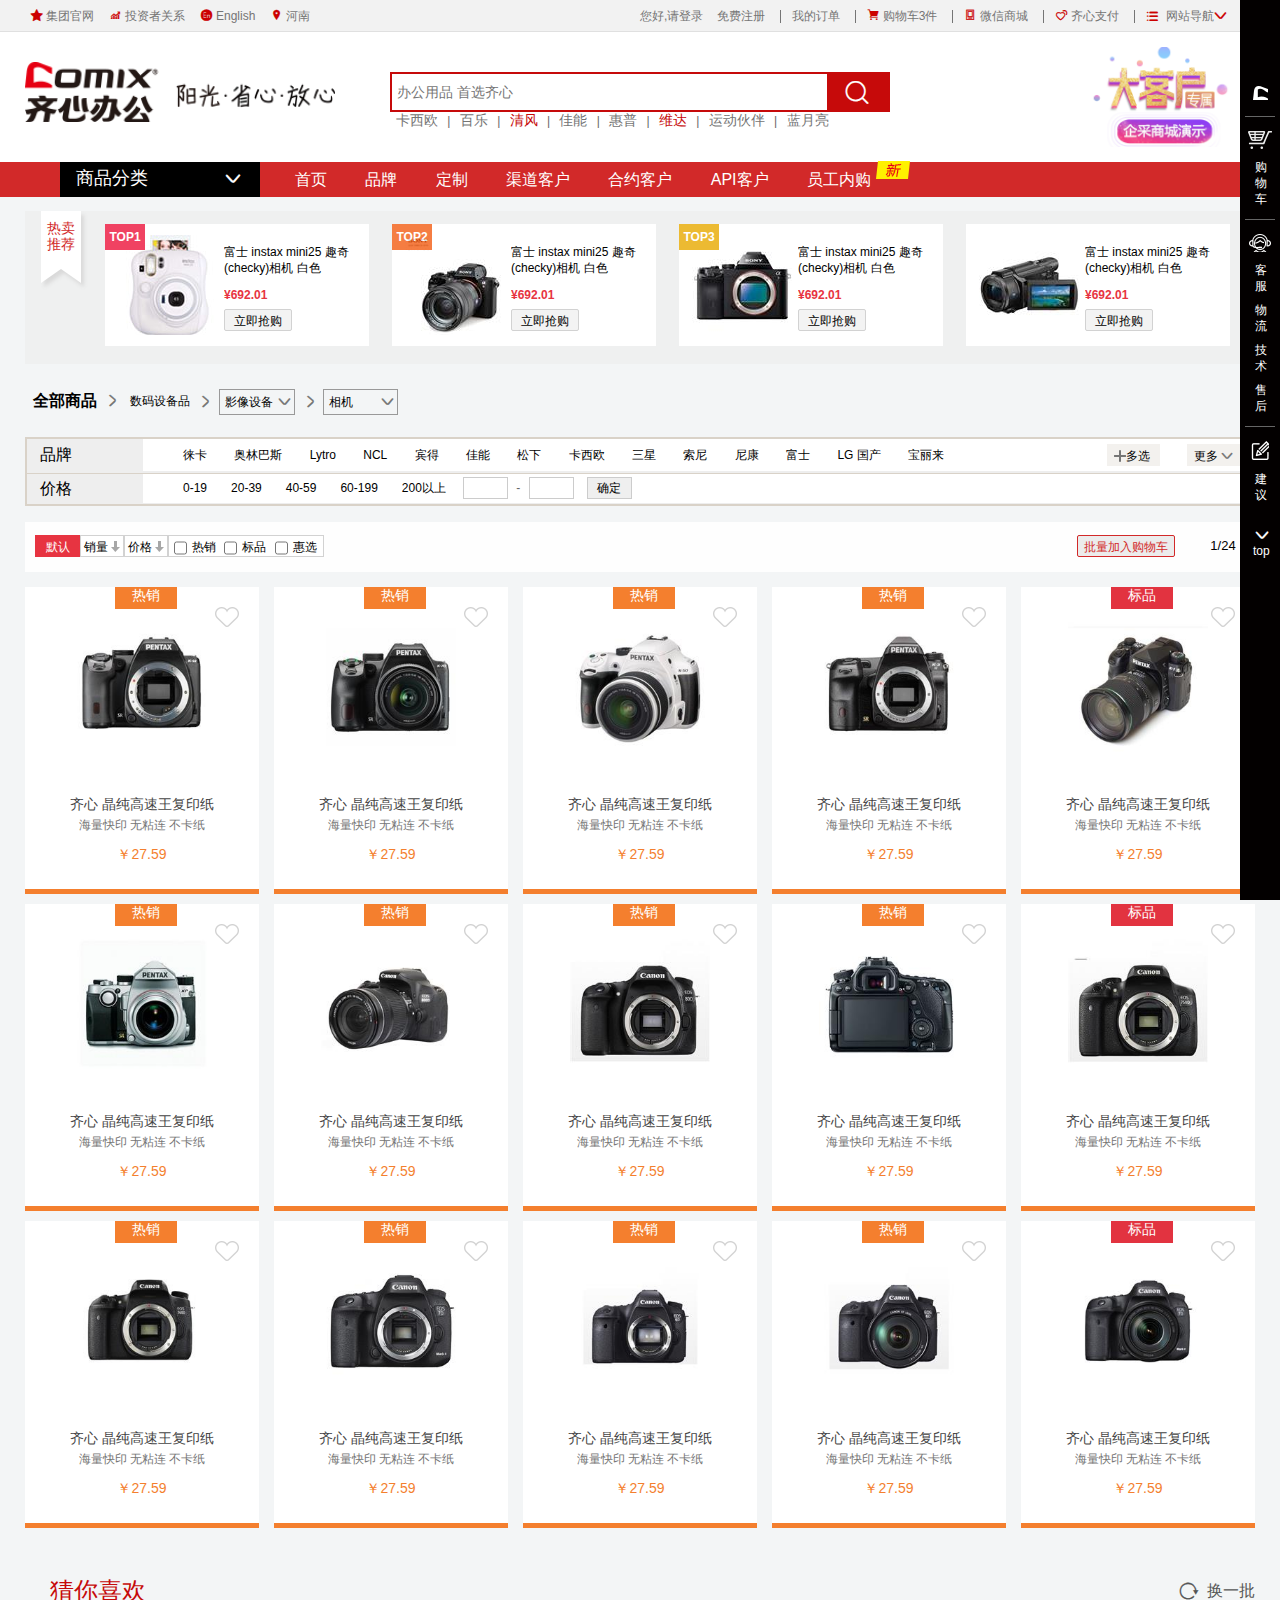
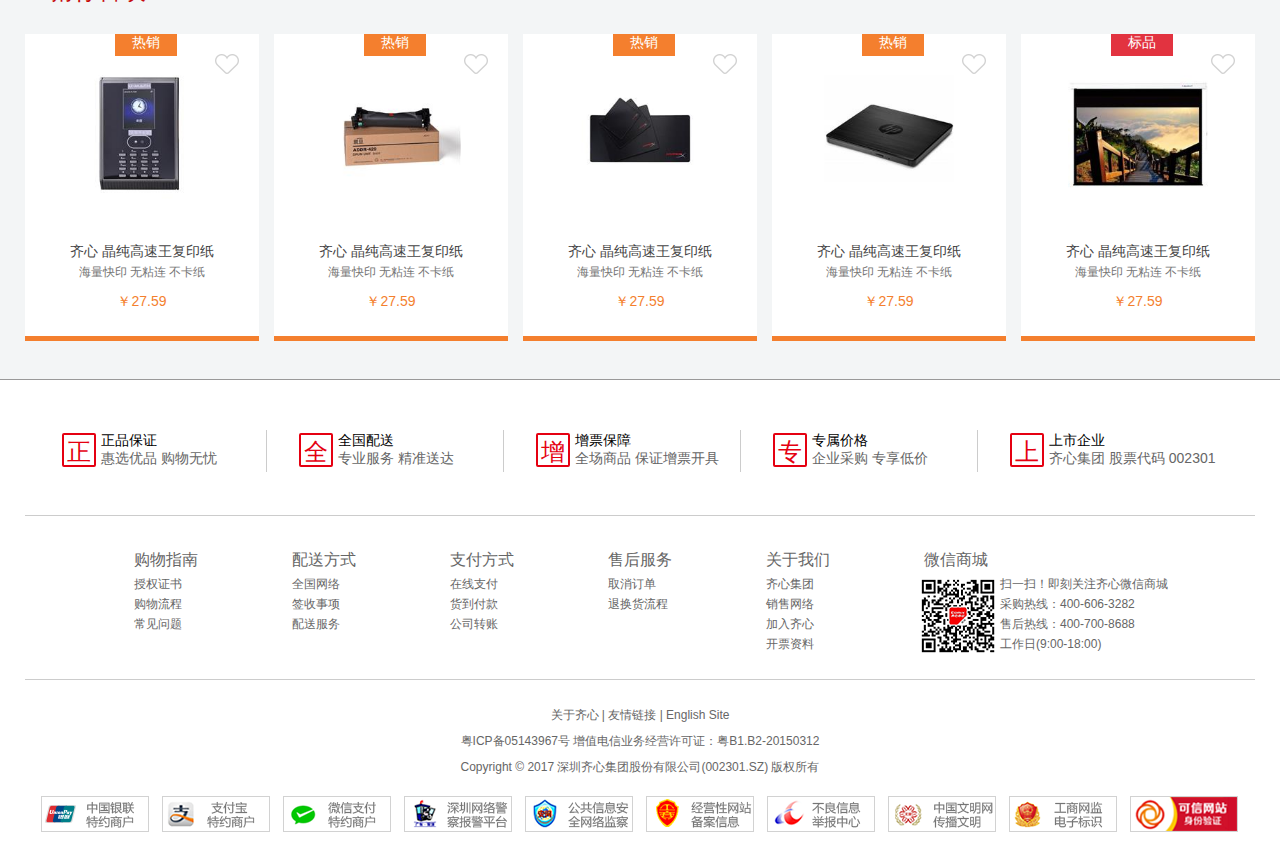
<file: submenu.html>
<!doctype html>
<html>
<head>
<meta charset="utf-8">
<meta name="keywords" content="齐心商城-办公用品一站式采购,齐心渠道，批发商城，分销商城，电子商务解决方案">
<meta name="description" content="齐心渠道宝一站式网上办公用品采购平台">
<meta name="author" content="赵亚珍">
<title>商品列表</title>
<link rel="shortcut icon" href="favicon .ico" type="image/icon">
<link rel="stylesheet" type="text/css" href="style/base.css">
<link rel="stylesheet" type="text/css" href="style/submenu.css">
<script src="js/jquery1.42.min.js"></script>
<script src="js/jquery.SuperSlide.2.1.1.js"></script>
<script>
$(document).ready(function(){
  $(window).scroll(function(){
	  if($(window).scrollTop()>550)
	  {
		  $("#quick_nav").fadeIn();
		  
		  }
      else{
		   $("#quick_nav").fadeOut();
		  
		  }
  });
  
  
  
  
});
</script>
</head>

<body>
<!--顶部导航区-->
<div class="head-top wrap">
  <div class="hd-link">
    <ul>
      <li class="star"> <b class="iconfont">&#xe60c;</b><a href="#">集团官网</a> </li>
      <li> <b class="iconfont">&#xe629;</b><a href="#">投资者关系</a> </li>
      <li> <b class="iconfont">&#xe636;</b><a href="#">English</a> </li>
      <li class="map"> <b class="iconfont">&#xe602;</b><a href="#">河南</a>
        <div class="submenu"> <a href="#">北京</a><a href="#">上海</a><a href="#">天津</a><a href="#">重庆</a><a href="#">河北</a><a href="#">山西</a><a href="#">河南</a><a href="#">辽宁</a><a href="#">吉林</a><a href="#">黑龙江</a><a href="#">内蒙古</a><a href ="#">江苏</a><a href="#">山东</a><a href="#"> 安徽</a><a href="#">浙江</a><a href="#">福建</a><a href="#">湖南</a><a href="#">湖北</a><a href="#">广东</a><a href="#">广西</a><a href="#">江西</a><a href="#">四川</a><a href="#">海南</a><a href="#">贵州</a><a href="#">云南</a><a href="#">西藏</a><a href="#">陕西</a><a href="#"> 甘肃</a><a href="#">青海</a><a href="#">宁夏</a><a href="#">新疆</a><a href="#">港澳</a><a href="#">台湾</a><a href="#">海外</a> </div>
      </li>
    </ul>
    <div class="hd-link2">
      <div class="login"> <a href="login.html" target="_blank">您好,请登录</a> <a href="register.html" target="_blank">免费注册</a> </div>
      <ul>
        <li><a href="#">我的订单</a></li>
        <li> <b class="iconfont">&#xe887;</b><a href="shopcar.html" target="_blank">购物车3件</a></li>
        <li> <b class="iconfont">&#xe619;</b><a href="#">微信商城</a> <img src="images/qrcode.png"> </li>
        <li> <b class="iconfont">&#xe60b;</b><a href="#">齐心支付</a></li>
        <li class="web-dh"> <b class="iconfont">&#xe61f;</b> <a href="#">网站导航<i class="iconfont">&#xe62d;</i></a>
          <div class="submenu">
            <p><b>第三方平台</b><a href="#">齐心京东</a></p>
            <p><b>个人与企业</b><a href="#">齐心商城</a><a href="#">合约客户</a><a href="#">供应链关系</a> </p>
            <p><b>批发市场</b><a href="#">齐心渠道</a><a href="#">合约乐购</a><a href="#">员工内购</a> </p>
            <p><b>齐心集团</b><a href="#">集团官网</a><a href="#">麦苖网络</a><a href="#">银澎云计算</a> </p>
            <p><b class="big">产业创投</b><a href="#">阳光印网</a><a href="#">一览网络</a><a href="#">九恒星科技</a><a href="#">大贲科技</a><a href="#">神州云动</a><a href="#">犀思云</a><a href="#">齐采网</a><a href="#">点点租</a> </p>
          </div>
        </li>
      </ul>
    </div>
  </div>
</div>
<!-- head-top--end--> 
<!-- 顶部logo搜索区-->
<div class="head-bg wrap">
  <div class="hd-wrap">
    <div class="login"> <a href="#"><img src="images/logo.png" alt="齐心商城"/></a> </div>
    <div class="search">
      <div class="search-bg">
        <form action="" method="post">
          <input name="keyword" type="text" placeholder="办公用品 首选齐心"/>
          <label><a href="#"><b class="iconfont" style="color:#fff; font-size:28px; font-family:'微软雅黑'; margin-left:16px; display:inline-block; padding-top:5px;  float:left;">&#xe60a;</b></a></label>
        </form>
      </div>
      <div class="search-word"> <a href="#">卡西欧</a> | <a href="#">百乐</a> | <a style="color:#c60a0a;" href="#">清风</a> | <a href="#">佳能</a> | <a href="#">惠普</a> | <a style="color:#c60a0a;" href="#">维达</a> | <a href="#">运动伙伴</a> | <a href="#">蓝月亮</a> </div>
    </div>
    <div class="custmer"> <img src="images/custmer.png"/> </div>
  </div>
</div>
<!--导航菜单-->
<div class="head-nav wrap">
  <div class="nav-left">
    <p>商品分类 <b class="iconfont" style="color:#fff; font-size:16px; margin-left:72px;">&#xe62d;</b></p>
    <!--第一个项目-->
    <div class="all-kinds">
      <dl>
        <dt><i class="iconfont">&#xe64c;</i> <a href="#">办公用纸</a> <b class="iconfont">&#xe62e;</b> </dt>
        <dd class="submenu">
          <div class="items">
            <h4><a href="#">复印纸</a></h4>
            <p><a href="#">静电复印纸</a> <a href="#">彩色复印纸</a> <a href="#">彩激纸</a></p>
          </div>
          <div class="items">
            <h4><a href="#">打印纸</a></h4>
            <p><a href="#">电脑打印纸</a> <a href="#">收银纸/传真纸</a> <a href="#">喷墨/相片纸</a></p>
          </div>
          <div class="items">
            <h4><a href="#">艺术纸</a></h4>
            <p> <a href="#">云彩纸</a> <a href="#">牛皮纸/包装纸/纸袋</a> <a href="#">工程用纸</a> 
          </div>
          <div class="items">
            <h4><a href="#">多用途纸</a></h4>
            <p> <a href="#">特种纸</a> <a href="#">高端商业用纸</a> 
          </div>
        </dd>
      </dl>
      <dl>
        <dt><i class="iconfont">&#xe7a2;</i> <a href="#">办公文具</a> <b class="iconfont">&#xe62e;</b> </dt>
        <dd class="submenu">
          <div class="items">
            <h4><a href="#">书写修正工具</a></h4>
            <p><a href="#">水笔/中性笔/宝珠笔/台笔</a> <a href="#">圆珠笔</a> <a href="#">铅笔/自动铅笔</a> <a href="#">荧光笔</a> <a href="#">记号笔/白板笔/油漆笔</a> <a href="#">钢笔/签到笔</a> <a href="#">毛笔/软笔</a> <a href="#">胶片笔</a> <a href="#">绘画笔/唛克笔/石笔</a> <a href="#">笔类墨水/替芯及相关</a><a href="#">橡皮/修正液/修正带/修正带芯</a></p>
          </div>
          <div class="items">
            <h4><a href="#">文件管理</a></h4>
            <p><a href="#">档案夹/管夹</a> <a href="#">轻便夹</a> <a href="#">板夹/票据夹</a> <a href="#">资料册</a> <a href="#">吊挂夹/吊挂框/吊挂架</a> <a href="#">抽杆夹/报告夹</a> <a href="#">电脑夹/图纸夹</a> <a href="#">文件索引分页</a> <a href="#">文件套/文件袋</a> <a href="#">名片册/名片夹/名片盒</a><a href="#">相册/CD册/集邮册</a> <a href="#">档案盒/文件盒/整理盒</a> <a href="#">事务包/风琴包</a> <a href="#">文件夹配件</a></p>
          </div>
          <div class="items">
            <h4><a href="#">桌面文具</a></h4>
            <p><a href="#">计算器</a> <a href="#">回形针筒</a> <a href="#">文件篮/资料架/文件盘/文件柜</a> <a href="#">书立</a> <a href="#">订书机/起钉器</a> <a href="#">打孔机及耗材</a> <a href="#">长尾夹/白钢夹/票夹/推夹器/补充夹</a> <a href="#">回形针/大头针/订书针/图钉</a> <a href="#">便笺盒/卡片索引盒</a> <a href="#">笔筒/笔袋/台历架</a><a href="#">剪刀/美工刀/刀片/垫板</a> <a href="#">胶水/胶棒</a> <a href="#">文具胶/双面胶/美纹胶/海绵胶 胶带座</a> <a href="#">卷笔刀/削笔机</a> <a href="#">尺/圆规/放大镜</a> <a href="#">阅读架/看书架</a> <a href="#">文具套装组合</a></p>
          </div>
          <div class="items">
            <h4><a href="#">本册纸品</a></h4>
            <p><a href="#">普通簿本</a> <a href="#">PU/PVC笔记本/皮面本/万用手册</a> <a href="#">绘图本</a> <a href="#">报事贴/便条纸</a> <a href="#">手写标签/标签打印纸</a> <a href="#">牛皮纸档案袋/档案盒</a> <a href="#">证书/奖状/签到簿</a> <a href="#">请柬/贺卡/红包/台历</a> <a href="#">笔记本配件</a></p>
          </div>
          <div class="items">
            <h4><a href="#">标识展示</a></h4>
            <p><a href="#">台牌/台座</a> <a href="#">门牌/指示牌/栏杆</a> <a href="#">胸卡/证件卡/卡套/挂绳</a> <a href="#">软木板/白板/白板纸/白板架</a> <a href="#">磁条/磁粒/白板擦/清洁剂</a> <a href="#">黑板/绿板</a> <a href="#">黑板擦/粉笔</a></p>
          </div>
          <div class="items">
            <h4><a href="#">财务行政用品</a></h4>
            <p><a href="#">单据/凭证</a> <a href="#">账簿/账册/账夹/封面</a> <a href="#">电脑套打账册</a> <a href="#">财务装订用品</a> <a href="#">印台/印泥/印油</a> <a href="#">印章/号码机</a> <a href="#">手提金库/印章箱</a> <a href="#">复写纸/橡皮筋/海绵缸</a> <a href="#">信报箱/意见箱/抽奖箱/药箱</a> <a href="#">钥匙圈/钥匙牌/钥匙箱</a><a href="#">报刊架/置物架</a> <a href="#">雨伞架/雨伞机</a> <a href="#">传唤铃/传票叉</a></p>
          </div>
        </dd>
      </dl>
      <dl>
        <dt><i class="iconfont">&#xe60e;</i> <a href="#">办公耗材</a> <b class="iconfont">&#xe62e;</b> </dt>
        <dd class="submenu">
          <div class="items">
            <h4><a href="#">打印机/传真机耗材</a></h4>
            <p><a href="#">硒鼓</a> <a href="#">墨盒</a> <a href="#">鼓/粉组件</a></p>
          </div>
          <div class="items">
            <h4><a href="#">喷墨/绘图/打印机耗材</a></h4>
            <p><a href="#">色带</a></p>
          </div>
          <div class="items">
            <h4><a href="#">针式/票据打印机/传真机色带</a></h4>
            <p><a href="#">墨水</a></p>
          </div>
          <div class="items">
            <h4><a href="#">复合机耗材</a></h4>
            <p><a href="#">墨粉</a> <a href="#">转印组件</a> <a href="#">配件</a></p>
          </div>
          <div class="items">
            <h4><a href="#">证卡打印机/POS机耗材</a></h4>
            <p><a href="#">证卡打印机/POS机色带</a></p>
          </div>
          <div class="items">
            <h4><a href="#">条码/标签打印机耗材</a></h4>
            <p><a href="#">碳带</a> <a href="#">标签带</a></p>
          </div>
        </dd>
      </dl>
      <dl>
        <dt><i class="iconfont">&#xe60e;</i> <a href="#">办公设备</a> <b class="iconfont">&#xe62e;</b> </dt>
        <dd class="submenu">
          <div class="items">
            <h4><a href="#">传真机</a></h4>
            <p><a href="#">激光传真机</a> <a href="#"> 喷墨传真机</a> <a href="#">热敏传真机</a> <a href="#">传真机配件</a></p>
          </div>
          <div class="items">
            <h4><a href="#">打印机</a></h4>
            <p><a href="#">单功能激光打印机</a> <a href="#">喷墨/照片打印机</a> <a href="#">针式/票据打印机</a> <a href="#">证卡打印机/POS机</a> <a href="#">大幅面打印机/绘图仪</a> <a href="#">条码/标牌/标签打印机</a> <a href="#">高速行式打印机</a> <a href="#">3D打印机</a> <a href="#">便携式打印机</a> <a href="#">打印机配件</a></p>
          </div>
          <div class="items">
            <h4><a href="#">一体机</a></h4>
            <p><a href="#">激光一体机</a> <a href="#">喷墨一体机</a> <a href="#">一体机配件</a></p>
          </div>
          <div class="items">
            <h4><a href="#">复印机及印刷机</a></h4>
            <p><a href="#">彩色数码复印机</a> <a href="#">黑白数码复印机</a> <a href="#">印刷机</a> <a href="#">复印机及印刷机选购件</a></p>
          </div>
          <div class="items">
            <h4><a href="#">扫描仪</a></h4>
            <p><a href="#">平板式扫描仪</a> <a href="#">馈纸式扫描仪</a> <a href="#">名片扫描仪/扫描笔</a> <a href="#">扫描枪/PDA</a> <a href="#">便携式扫描仪</a> <a href="#">高拍仪</a> <a href="#">扫描仪配件</a></p>
          </div>
        </dd>
      </dl>
      <dl>
        <dt><i class="iconfont">&#xe67b;</i> <a href="#">电脑及配件</a> <b class="iconfont">&#xe62e;</b> </dt>
        <dd class="submenu">
          <div class="items">
            <h4><a href="#">电脑整机</a></h4>
            <p><a href="#">台式电脑</a> <a href="#">笔记本电脑</a> <a href="#">平板电脑</a> <a href="#">服务器/工作站</a></p>
          </div>
          <div class="items">
            <h4><a href="#">复纸外设产品</a></h4>
            <p><a href="#">U盘</a> <a href="#">移动硬盘/硬盘盒</a> <a href="#">软盘/光盘/录像带及附件</a> <a href="#">键盘/鼠标/鼠标垫</a> <a href="#">摄像头</a> <a href="#">线缆/水晶头</a> <a href="#">UPS电源</a> <a href="#">手写板/绘图板</a> <a href="#">电脑工具</a> <a href="#">电脑清洁用品</a></p>
          </div>
          <div class="items">
            <h4><a href="#">电脑配件</a></h4>
            <p><a href="#">主板</a> <a href="#">CPU</a> <a href="#">显示器</a> <a href="#">显卡</a> <a href="#">内置硬盘</a> <a href="#">内存条</a> <a href="#">声卡/扩展卡</a> <a href="#">机箱</a> <a href="#">刻录机/光驱</a> <a href="#">电源</a> <a href="#">散热器</a> <a href="#">笔记本电池</a> <a href="#">软件</a> <a href="#">支架/托架</a> <a href="#">防窥片/防护屏</a> <a href="#">磁盘/磁带控制卡</a> <a href="#">其它附件</a></p>
          </div>
          <div class="items">
            <h4><a href="#">网络设备</a></h4>
            <p><a href="#">路由器</a> <a href="#">网络机顶盒</a> <a href="#">交换机</a> <a href="#">网络存储</a> <a href="#">网卡</a> <a href="#">网络配件</a></p>
          </div>
        </dd>
      </dl>
      <dl>
        <dt><i class="iconfont">&#xe67f;</i> <a href="#">数码设备</a> <b class="iconfont">&#xe62e;</b> </dt>
        <dd class="submenu">
          <div class="items">
            <h4><a href="#">影像设备</a></h4>
            <p><a href="#">相机</a> <a href="#">摄像机</a> <a href="#">电子阅读器</a></p>
          </div>
          <div class="items">
            <h4><a href="#">影音设备</a></h4>
            <p><a href="#">录音笔</a> <a href="#">MP3/MP4播放器</a> <a href="#">耳机/耳麦</a> <a href="#">麦克风</a> <a href="#">音箱/音响</a> <a href="#">数码相框</a> <a href="#">复读机/收录音机</a></p>
          </div>
          <div class="items">
            <h4><a href="#">智能设备</a></h4>
            <p><a href="#">智能手表/手环</a> 
          </div>
          <div class="items">
            <h4><a href="#">数码配件</a></h4>
            <p><a href="#">存储卡/读卡器</a> <a href="#">三角架/支架/云台</a> <a href="#">数码设备电池/充电器</a> <a href="#">影像包/保护套</a> <a href="#">滤镜</a> <a href="#">闪光灯/手柄</a> <a href="#">相机清洁/贴膜</a> <a href="#">其他配件</a></p>
          </div>
        </dd>
      </dl>
      <dl>
        <dt><i class="iconfont">&#xe619;</i> <a href="#">通讯设备/手机</a> <b class="iconfont">&#xe62e;</b> </dt>
        <dd class="submenu">
          <div class="items">
            <h4><a href="#">复印纸</a></h4>
            <p><a href="#">静电复印纸</a> <a href="#">彩色复印纸</a> <a href="#">彩激纸</a></p>
          </div>
          <div class="items">
            <h4><a href="#">打印纸</a></h4>
            <p><a href="#">电脑打印纸</a> <a href="#">收银纸/传真纸</a> <a href="#">喷墨/相片纸</a></p>
          </div>
          <div class="items">
            <h4><a href="#">艺术纸</a></h4>
            <p> <a href="#">云彩纸</a> <a href="#">牛皮纸/包装纸/纸袋</a> <a href="#">工程用纸</a> 
          </div>
          <div class="items">
            <h4><a href="#">多用途纸</a></h4>
            <p> <a href="#">特种纸</a> <a href="#">高端商业用纸</a> 
          </div>
        </dd>
      </dl>
      <dl>
        <dt><i class="iconfont">&#xe619;</i> <a href="#">食品饮料</a> <b class="iconfont">&#xe62e;</b> </dt>
        <dd class="submenu">
          <div class="items">
            <h4><a href="#">书写修正工具</a></h4>
            <p><a href="#">水笔/中性笔/宝珠笔/台笔</a> <a href="#">圆珠笔</a> <a href="#">铅笔/自动铅笔</a> <a href="#">荧光笔</a> <a href="#">记号笔/白板笔/油漆笔</a> <a href="#">钢笔/签到笔</a> <a href="#">毛笔/软笔</a> <a href="#">胶片笔</a> <a href="#">绘画笔/唛克笔/石笔</a> <a href="#">笔类墨水/替芯及相关</a><a href="#">橡皮/修正液/修正带/修正带芯</a></p>
          </div>
          <div class="items">
            <h4><a href="#">文件管理</a></h4>
            <p><a href="#">档案夹/管夹</a> <a href="#">轻便夹</a> <a href="#">板夹/票据夹</a> <a href="#">资料册</a> <a href="#">吊挂夹/吊挂框/吊挂架</a> <a href="#">抽杆夹/报告夹</a> <a href="#">电脑夹/图纸夹</a> <a href="#">文件索引分页</a> <a href="#">文件套/文件袋</a> <a href="#">名片册/名片夹/名片盒</a><a href="#">相册/CD册/集邮册</a> <a href="#">档案盒/文件盒/整理盒</a> <a href="#">事务包/风琴包</a> <a href="#">文件夹配件</a></p>
          </div>
          <div class="items">
            <h4><a href="#">桌面文具</a></h4>
            <p><a href="#">计算器</a> <a href="#">回形针筒</a> <a href="#">文件篮/资料架/文件盘/文件柜</a> <a href="#">书立</a> <a href="#">订书机/起钉器</a> <a href="#">打孔机及耗材</a> <a href="#">长尾夹/白钢夹/票夹/推夹器/补充夹</a> <a href="#">回形针/大头针/订书针/图钉</a> <a href="#">便笺盒/卡片索引盒</a> <a href="#">笔筒/笔袋/台历架</a><a href="#">剪刀/美工刀/刀片/垫板</a> <a href="#">胶水/胶棒</a> <a href="#">文具胶/双面胶/美纹胶/海绵胶 胶带座</a> <a href="#">卷笔刀/削笔机</a> <a href="#">尺/圆规/放大镜</a> <a href="#">阅读架/看书架</a> <a href="#">文具套装组合</a></p>
          </div>
          <div class="items">
            <h4><a href="#">本册纸品</a></h4>
            <p><a href="#">普通簿本</a> <a href="#">PU/PVC笔记本/皮面本/万用手册</a> <a href="#">绘图本</a> <a href="#">报事贴/便条纸</a> <a href="#">手写标签/标签打印纸</a> <a href="#">牛皮纸档案袋/档案盒</a> <a href="#">证书/奖状/签到簿</a> <a href="#">请柬/贺卡/红包/台历</a> <a href="#">笔记本配件</a></p>
          </div>
          <div class="items">
            <h4><a href="#">标识展示</a></h4>
            <p><a href="#">台牌/台座</a> <a href="#">门牌/指示牌/栏杆</a> <a href="#">胸卡/证件卡/卡套/挂绳</a> <a href="#">软木板/白板/白板纸/白板架</a> <a href="#">磁条/磁粒/白板擦/清洁剂</a> <a href="#">黑板/绿板</a> <a href="#">黑板擦/粉笔</a></p>
          </div>
          <div class="items">
            <h4><a href="#">财务行政用品</a></h4>
            <p><a href="#">单据/凭证</a> <a href="#">账簿/账册/账夹/封面</a> <a href="#">电脑套打账册</a> <a href="#">财务装订用品</a> <a href="#">印台/印泥/印油</a> <a href="#">印章/号码机</a> <a href="#">手提金库/印章箱</a> <a href="#">复写纸/橡皮筋/海绵缸</a> <a href="#">信报箱/意见箱/抽奖箱/药箱</a> <a href="#">钥匙圈/钥匙牌/钥匙箱</a><a href="#">报刊架/置物架</a> <a href="#">雨伞架/雨伞机</a> <a href="#">传唤铃/传票叉</a></p>
          </div>
        </dd>
      </dl>
      <dl>
        <dt><i class="iconfont">&#xe613;</i> <a href="#">生活用品</a> <b class="iconfont">&#xe62e;</b> </dt>
        <dd class="submenu">
          <div class="items">
            <h4><a href="#">打印机/传真机耗材</a></h4>
            <p><a href="#">硒鼓</a> <a href="#">墨盒</a> <a href="#">鼓/粉组件</a></p>
          </div>
          <div class="items">
            <h4><a href="#">喷墨/绘图/打印机耗材</a></h4>
            <p><a href="#">色带</a></p>
          </div>
          <div class="items">
            <h4><a href="#">针式/票据打印机/传真机色带</a></h4>
            <p><a href="#">墨水</a></p>
          </div>
          <div class="items">
            <h4><a href="#">复合机耗材</a></h4>
            <p><a href="#">墨粉</a> <a href="#">转印组件</a> <a href="#">配件</a></p>
          </div>
          <div class="items">
            <h4><a href="#">证卡打印机/POS机耗材</a></h4>
            <p><a href="#">证卡打印机/POS机色带</a></p>
          </div>
          <div class="items">
            <h4><a href="#">条码/标签打印机耗材</a></h4>
            <p><a href="#">碳带</a> <a href="#">标签带</a></p>
          </div>
        </dd>
      </dl>
      <dl>
        <dt><i class="iconfont">&#xe62a;</i> <a href="#">工器具</a> <b class="iconfont">&#xe62e;</b> </dt>
        <dd class="submenu">
          <div class="items">
            <h4><a href="#">传真机</a></h4>
            <p><a href="#">激光传真机</a> <a href="#"> 喷墨传真机</a> <a href="#">热敏传真机</a> <a href="#">传真机配件</a></p>
          </div>
          <div class="items">
            <h4><a href="#">打印机</a></h4>
            <p><a href="#">单功能激光打印机</a> <a href="#">喷墨/照片打印机</a> <a href="#">针式/票据打印机</a> <a href="#">证卡打印机/POS机</a> <a href="#">大幅面打印机/绘图仪</a> <a href="#">条码/标牌/标签打印机</a> <a href="#">高速行式打印机</a> <a href="#">3D打印机</a> <a href="#">便携式打印机</a> <a href="#">打印机配件</a></p>
          </div>
          <div class="items">
            <h4><a href="#">一体机</a></h4>
            <p><a href="#">激光一体机</a> <a href="#">喷墨一体机</a> <a href="#">一体机配件</a></p>
          </div>
          <div class="items">
            <h4><a href="#">复印机及印刷机</a></h4>
            <p><a href="#">彩色数码复印机</a> <a href="#">黑白数码复印机</a> <a href="#">印刷机</a> <a href="#">复印机及印刷机选购件</a></p>
          </div>
          <div class="items">
            <h4><a href="#">扫描仪</a></h4>
            <p><a href="#">平板式扫描仪</a> <a href="#">馈纸式扫描仪</a> <a href="#">名片扫描仪/扫描笔</a> <a href="#">扫描枪/PDA</a> <a href="#">便携式扫描仪</a> <a href="#">高拍仪</a> <a href="#">扫描仪配件</a></p>
          </div>
        </dd>
      </dl>
      <dl>
        <dt><i class="iconfont">&#xe648;</i> <a href="#">办公家电</a> <b class="iconfont">&#xe62e;</b> </dt>
      
        <dd class="submenu">
          <div class="items">
            <h4><a href="#">影像设备</a></h4>
            <p><a href="#">相机</a> <a href="#">摄像机</a> <a href="#">电子阅读器</a></p>
          </div>
          <div class="items">
            <h4><a href="#">影音设备</a></h4>
            <p><a href="#">录音笔</a> <a href="#">MP3/MP4播放器</a> <a href="#">耳机/耳麦</a> <a href="#">麦克风</a> <a href="#">音箱/音响</a> <a href="#">数码相框</a> <a href="#">复读机/收录音机</a></p>
          </div>
          <div class="items">
            <h4><a href="#">智能设备</a></h4>
            <p><a href="#">智能手表/手环</a> 
          </div>
          <div class="items">
            <h4><a href="#">数码配件</a></h4>
            <p><a href="#">存储卡/读卡器</a> <a href="#">三角架/支架/云台</a> <a href="#">数码设备电池/充电器</a> <a href="#">影像包/保护套</a> <a href="#">滤镜</a> <a href="#">闪光灯/手柄</a> <a href="#">相机清洁/贴膜</a> <a href="#">其他配件</a></p>
          </div>
        </dd>
      </dl>
      <dl>
        <dt><i class="iconfont">&#xe603;</i> <a href="#">办公家具</a> <b class="iconfont">&#xe62e;</b> </dt>
        <dd class="submenu">
          <div class="items">
            <h4><a href="#">复印纸</a></h4>
            <p><a href="#">静电复印纸</a> <a href="#">彩色复印纸</a> <a href="#">彩激纸</a></p>
          </div>
          <div class="items">
            <h4><a href="#">打印纸</a></h4>
            <p><a href="#">电脑打印纸</a> <a href="#">收银纸/传真纸</a> <a href="#">喷墨/相片纸</a></p>
          </div>
          <div class="items">
            <h4><a href="#">艺术纸</a></h4>
            <p> <a href="#">云彩纸</a> <a href="#">牛皮纸/包装纸/纸袋</a> <a href="#">工程用纸</a> 
          </div>
          <div class="items">
            <h4><a href="#">多用途纸</a></h4>
            <p> <a href="#">特种纸</a> <a href="#">高端商业用纸</a> 
          </div>
        </dd>
      </dl>
      <dl>
        <dt><i class="iconfont">&#xe630;</i> <a href="#">汽车用品</a> <b class="iconfont">&#xe62e;</b> </dt>
        <dd class="submenu">
          <div class="items">
            <h4><a href="#">复印纸</a></h4>
            <p><a href="#">静电复印纸</a> <a href="#">彩色复印纸</a> <a href="#">彩激纸</a></p>
          </div>
          <div class="items">
            <h4><a href="#">复印纸</a></h4>
            <p><a href="#">静电复印纸</a> <a href="#">彩色复印纸</a> <a href="#">彩激纸</a></p>
          </div>
        </dd>
      </dl>
      <dl>
        <dt><i class="iconfont">&#xe616;</i> <a href="#">劳防用品</a> <b class="iconfont">&#xe62e;</b> </dt>
      
        <dd class="submenu">
          <div class="items">
            <h4><a href="#">电脑整机</a></h4>
            <p><a href="#">台式电脑</a> <a href="#">笔记本电脑</a> <a href="#">平板电脑</a> <a href="#">服务器/工作站</a></p>
          </div>
          <div class="items">
            <h4><a href="#">复纸外设产品</a></h4>
            <p><a href="#">U盘</a> <a href="#">移动硬盘/硬盘盒</a> <a href="#">软盘/光盘/录像带及附件</a> <a href="#">键盘/鼠标/鼠标垫</a> <a href="#">摄像头</a> <a href="#">线缆/水晶头</a> <a href="#">UPS电源</a> <a href="#">手写板/绘图板</a> <a href="#">电脑工具</a> <a href="#">电脑清洁用品</a></p>
          </div>
          <div class="items">
            <h4><a href="#">电脑配件</a></h4>
            <p><a href="#">主板</a> <a href="#">CPU</a> <a href="#">显示器</a> <a href="#">显卡</a> <a href="#">内置硬盘</a> <a href="#">内存条</a> <a href="#">声卡/扩展卡</a> <a href="#">机箱</a> <a href="#">刻录机/光驱</a> <a href="#">电源</a> <a href="#">散热器</a> <a href="#">笔记本电池</a> <a href="#">软件</a> <a href="#">支架/托架</a> <a href="#">防窥片/防护屏</a> <a href="#">磁盘/磁带控制卡</a> <a href="#">其它附件</a></p>
          </div>
          <div class="items">
            <h4><a href="#">网络设备</a></h4>
            <p><a href="#">路由器</a> <a href="#">网络机顶盒</a> <a href="#">交换机</a> <a href="#">网络存储</a> <a href="#">网卡</a> <a href="#">网络配件</a></p>
          </div>
        </dd>
      </dl>
      <dl>
        <dt><i class="iconfont">&#xe60b;</i> <a href="#">售后服务</a> <b class="iconfont">&#xe62e;</b> </dt>
        <dd class="submenu">
          <div class="items">
            <h4><a href="#">传真机</a></h4>
            <p><a href="#">激光传真机</a> <a href="#"> 喷墨传真机</a> <a href="#">热敏传真机</a> <a href="#">传真机配件</a></p>
          </div>
          <div class="items">
            <h4><a href="#">打印机</a></h4>
            <p><a href="#">单功能激光打印机</a> <a href="#">喷墨/照片打印机</a> <a href="#">针式/票据打印机</a> <a href="#">证卡打印机/POS机</a> <a href="#">大幅面打印机/绘图仪</a> <a href="#">条码/标牌/标签打印机</a> <a href="#">高速行式打印机</a> <a href="#">3D打印机</a> <a href="#">便携式打印机</a> <a href="#">打印机配件</a></p>
          </div>
          <div class="items">
            <h4><a href="#">一体机</a></h4>
            <p><a href="#">激光一体机</a> <a href="#">喷墨一体机</a> <a href="#">一体机配件</a></p>
          </div>
          <div class="items">
            <h4><a href="#">复印机及印刷机</a></h4>
            <p><a href="#">彩色数码复印机</a> <a href="#">黑白数码复印机</a> <a href="#">印刷机</a> <a href="#">复印机及印刷机选购件</a></p>
          </div>
          <div class="items">
            <h4><a href="#">扫描仪</a></h4>
            <p><a href="#">平板式扫描仪</a> <a href="#">馈纸式扫描仪</a> <a href="#">名片扫描仪/扫描笔</a> <a href="#">扫描枪/PDA</a> <a href="#">便携式扫描仪</a> <a href="#">高拍仪</a> <a href="#">扫描仪配件</a></p>
          </div>
        </dd>
      </dl>
    </div>
  </div>
  <div class="nav-right"> <a href="#">首页</a> <a href="#">品牌</a> <a href="#">定制</a> <a href="#">渠道客户</a> <a href="#">合约客户</a> <a href="#">API客户</a> <a href="#">员工内购 </a> <a href="#"><span style="display:inline-block; width:34px; height:24px; right:-20px;"></span></a> </div>
  </div>
</div>
 <!-- 热卖推荐-->
<div class="hot">
    <div class="hot-list">
        <div class="list-til">
            <div class="text">
                    热卖<br />
                    推荐
            </div>
        </div>
        <ul class="hot-items">
                <li>
                    <div class="hot-img">
                       <a href="detail.html" target="_blank"><img src="images/sub01.jpg"/></a>
                    </div>
                    <div class="hot-text">
                        <a href="#"> 
                          <div class="title">富士 instax mini25 趣奇(checky)相机 白色</div>
                        </a>
                        <a href="#">
                           <div class="price">¥692.01</div>
                        </a>
                        <a class="buy" href="/3007609.html" class="buyBtn">立即抢购</a>
                    </div>
                    <div class="flag"><a href="#">TOP1</a></div> 
                </li>
                <li>
                    <div class="hot-img">
                       <a href="#"><img src="images/sub02.jpg"/></a>
                    </div>
                    <div class="hot-text">
                        <a href="#"> 
                          <div class="title">富士 instax mini25 趣奇(checky)相机 白色</div>
                        </a>
                        <a href="#">
                           <div class="price">¥692.01</div>
                        </a>
                        <a class="buy" href="/3007609.html" class="buyBtn">立即抢购</a>
                    </div>
                    <div class="flag" style="background:#f35d14;"><a href="#">TOP2</a></div> 
                </li>
                <li>
                    <div class="hot-img">
                       <a href="#"><img src="images/sub03.jpg"/></a>
                    </div>
                    <div class="hot-text">
                        <a href="#"> 
                          <div class="title">富士 instax mini25 趣奇(checky)相机 白色</div>
                        </a>
                        <a href="#">
                           <div class="price">¥692.01</div>
                        </a>
                        <a class="buy" href="/3007609.html" class="buyBtn">立即抢购</a>
                    </div>
                    <div class="flag" style="background:#e8a900;"><a href="#">TOP3</a></div> 
                </li>
                <li>
                    <div class="hot-img">
                       <a href="#"><img src="images/sub04.jpg"/></a>
                    </div>
                    <div class="hot-text">
                        <a href="#"> 
                          <div class="title">富士 instax mini25 趣奇(checky)相机 白色</div>
                        </a>
                        <a href="#">
                           <div class="price">¥692.01</div>
                        </a>
                        <a class="buy" href="/3007609.html" class="buyBtn">立即抢购</a>
                    </div>
                    
                </li>
          </ul>  
    </div>
</div>
  <!--面包屑-->
<div class="crumb wrap">
    <div class="crumbslide">
        <ul>
           <li class="first">全部商品</li>
           <li><i class="iconfont" style="color:#757575;">&#xe62e;</i> <a href="#">数码设备品</a></li>
           <li class="menu"><i class="iconfont" style="color:#757575;">&#xe62e;</i>  
             <a href="#">影像设备<b class="iconfont" style="color:#757575; margin-left:5px;">&#xe62d;</b></a>
             <div class="submenu">
               <p><a href="#">影音设备</a></p>
               <p><a href="#">智能设备</a></p>
               <p><a href="#">数码配件</a></p>
             </div>
           </li>
           <li class="menu"><i class="iconfont" style="color:#757575;">&#xe62e;</i> 
             <a href="#">相机<b class="iconfont" style="color:#757575; margin-left:28px;">&#xe62d;</b></a>
             <div class="submenu">
               <p><a href="#">摄像机</a></p>
               <p><a href="#">镜头</a></p>
               <p><a href="#">电子阅读器</a></p>
             </div>
           </li>
        </ul>
    </div>
</div>
  <!-- 筛选 -->
<div class="select wrap"> 
    <div class="select-one">
       <h3>品牌</h3>
       <div class="one">
          <a href="#">徕卡</a> <a href="#">奥林巴斯</a> <a href="#">Lytro</a> <a href="#">NCL</a> <a href="#">宾得</a> <a href="#">佳能</a> <a href="#">松下</a> <a href="#">卡西欧</a> <a href="#">三星</a> <a href="#">索尼</a> <a href="#">尼康</a> <a href="#">富士</a> <a href="#">LG 国产</a> <a href="#">宝丽来</a>  <span><a href="#"><i></i>多选</a> <a href="#">更多 <b class="iconfont" style="color:#757575; font-size:12px;">&#xe62d;</b></a><span>
       </div>
    </div>
    <div class="select-two">
       <h3>价格</h3>
       <div class="one">
          <a href="#">0-19</a> <a href="#">20-39</a> <a href="#">40-59</a> <a href="#">60-199</a> <a href="#">200以上</a> 
          <form action="" method="post";>
             <input type="text" value=""/> <label>-</label>
             <input type="text" value=""/>
             <input type="button" value="确定"/>
          </form>
        </div>  
  </div>
</div>
  <!--sort部分-->
<div class="sortbox wrap clearfix">
   <div class="sort">
       <h3>默认</h3>
       <p><a href="#">销量 <i></i></a></p> 
       <p><a href="#">价格 <i></i></a></p>
       <div class="sort-check"> 
           <label><input type="checkbox" value=""/>热销</label> 
           <label><input type="checkbox" value=""/>标品</label>
           <label><input type="checkbox" value=""/>惠选</label>
       </div>
       <div class="cart">
          <div class="add-cart">
             <a href="#"> 批量加入购物车 </a>
          </div>
          <div class="page">
          <h4>1/24</h4>
          </div>
       </div>
   </div>
</div>
<!--产品列表-->
<div class="prolist wrap clearfix">
      <ul class="list-item">
        <li> <a href="#">
          <div class="photo"> <img src="images/sub7.jpg"/> </div>
          <div class="word">
            <h3>齐心 晶纯高速王复印纸</h3>
            <p>海量快印 无粘连 不卡纸</p>
            <p class="money">￥27.59</p>
          </div>
          </a>
          <h4>热销</h4>
          <!--弹出加入购物车-->
                <div class="j_cart">
 					<!--加入购物车数量-->
                     <div class="cart-num">
                         <input type="text" value="1" class="cart-ipt" maxlength="3">
                              <div class="cart-change">
                                   <div class="change plus" >+</div>
                                   <div class="change minus">-</div>
                               </div>
                     </div>
                     <!--加入购物车数量end-->
                 <a href="javascript:;" class="cart" ><i class="iconfont">&#xe887;</i>加入购物车</a>
                
                </div>
                <!--弹出加入购物车-->
                <!--加入收藏-->
                <div class="collection">
                	 <div class="icon-not"></div>
                     <div class="icon-in"></div>
              		 <p><i></i>加入收藏</p>	
                </div>
                <!--加入收藏 end-->
        </li>
        <li> <a href="#">
          <div class="photo"> <img src="images/sub8.jpg"/> </div>
          <div class="word">
            <h3>齐心 晶纯高速王复印纸</h3>
            <p>海量快印 无粘连 不卡纸</p>
            <p class="money">￥27.59</p>
          </div>
          </a>
          <h4>热销</h4>
          <!--弹出加入购物车-->
                <div class="j_cart">
 					<!--加入购物车数量-->
                     <div class="cart-num">
                         <input type="text" value="1" class="cart-ipt" maxlength="3">
                              <div class="cart-change">
                                   <div class="change plus" >+</div>
                                   <div class="change minus">-</div>
                               </div>
                     </div>
                     <!--加入购物车数量end-->
                 <a href="javascript:;" class="cart" ><i class="iconfont">&#xe887;</i>加入购物车</a>
                
                </div>
                <!--弹出加入购物车-->
                <!--加入收藏-->
                <div class="collection">
                	 <div class="icon-not"></div>
                     <div class="icon-in"></div>
              		 <p><i></i>加入收藏</p>	
                </div>
                <!--加入收藏 end-->
        </li>
        <li> <a href="#">
          <div class="photo"> <img src="images/sub9.jpg"/> </div>
          <div class="word">
            <h3>齐心 晶纯高速王复印纸</h3>
            <p>海量快印 无粘连 不卡纸</p>
            <p class="money">￥27.59</p>
          </div>
          </a>
          <h4>热销</h4>
          <!--弹出加入购物车-->
                <div class="j_cart">
 					<!--加入购物车数量-->
                     <div class="cart-num">
                         <input type="text" value="1" class="cart-ipt" maxlength="3">
                              <div class="cart-change">
                                   <div class="change plus" >+</div>
                                   <div class="change minus">-</div>
                               </div>
                     </div>
                     <!--加入购物车数量end-->
                 <a href="javascript:;" class="cart" ><i class="iconfont">&#xe887;</i>加入购物车</a>
                
                </div>
                <!--弹出加入购物车-->
                <!--加入收藏-->
                <div class="collection">
                	 <div class="icon-not"></div>
                     <div class="icon-in"></div>
              		 <p><i></i>加入收藏</p>	
                </div>
                <!--加入收藏 end-->
        </li>
        <li> <a href="#">
          <div class="photo"> <img src="images/sub10.jpg"/> </div>
          <div class="word">
            <h3>齐心 晶纯高速王复印纸</h3>
            <p>海量快印 无粘连 不卡纸</p>
            <p class="money">￥27.59</p>
          </div>
          </a>
          <h4>热销</h4>
          <!--弹出加入购物车-->
                <div class="j_cart">
 					<!--加入购物车数量-->
                     <div class="cart-num">
                         <input type="text" value="1" class="cart-ipt" maxlength="3">
                              <div class="cart-change">
                                   <div class="change plus" >+</div>
                                   <div class="change minus">-</div>
                               </div>
                     </div>
                     <!--加入购物车数量end-->
                 <a href="javascript:;" class="cart" ><i class="iconfont">&#xe887;</i>加入购物车</a>
                
                </div>
                <!--弹出加入购物车-->
                <!--加入收藏-->
                <div class="collection">
                	 <div class="icon-not"></div>
                     <div class="icon-in"></div>
              		 <p><i></i>加入收藏</p>	
                </div>
                <!--加入收藏 end-->
        </li>
        <li> <a href="#">
          <div class="photo"> <img src="images/sub11.jpg"/> </div>
          <div class="word">
            <h3>齐心 晶纯高速王复印纸</h3>
            <p>海量快印 无粘连 不卡纸</p>
            <p class="money">￥27.59</p>
          </div>
          </a>
          <h4 style="background:#e23340;">标品</h4>
          <!--弹出加入购物车-->
                <div class="j_cart">
 					<!--加入购物车数量-->
                     <div class="cart-num">
                         <input type="text" value="1" class="cart-ipt" maxlength="3">
                         <div class="cart-change">
                             <div class="change plus" >+</div>
                             <div class="change minus">-</div>
                         </div>
                    </div>
                     <!--加入购物车数量end-->
                 <a href="javascript:;" class="cart" ><i class="iconfont">&#xe887;</i>加入购物车</a>
                
                </div>
                <!--弹出加入购物车-->
                <!--加入收藏-->
                <div class="collection">
                	 <div class="icon-not"></div>
                     <div class="icon-in"></div>
              		 <p><i></i>加入收藏</p>	
                </div>
                <!--加入收藏 end-->
        </li>
      </ul>
      <ul class="list-item">
        <li> <a href="#">
          <div class="photo"> <img src="images/sub12.jpg"/> </div>
          <div class="word">
            <h3>齐心 晶纯高速王复印纸</h3>
            <p>海量快印 无粘连 不卡纸</p>
            <p class="money">￥27.59</p>
          </div>
          </a>
          <h4>热销</h4>
          <!--弹出加入购物车-->
                <div class="j_cart">
 					<!--加入购物车数量-->
                     <div class="cart-num">
                         <input type="text" value="1" class="cart-ipt" maxlength="3">
                              <div class="cart-change">
                                   <div class="change plus" >+</div>
                                   <div class="change minus">-</div>
                               </div>
                     </div>
                     <!--加入购物车数量end-->
                 <a href="javascript:;" class="cart" ><i class="iconfont">&#xe887;</i>加入购物车</a>
                
                </div>
                <!--弹出加入购物车-->
                <!--加入收藏-->
                <div class="collection">
                	 <div class="icon-not"></div>
                     <div class="icon-in"></div>
              		 <p><i></i>加入收藏</p>	
                </div>
                <!--加入收藏 end-->
        </li>
        <li> <a href="#">
          <div class="photo"> <img src="images/sub13.jpg"/> </div>
          <div class="word">
            <h3>齐心 晶纯高速王复印纸</h3>
            <p>海量快印 无粘连 不卡纸</p>
            <p class="money">￥27.59</p>
          </div>
          </a>
          <h4>热销</h4>
          <!--弹出加入购物车-->
                <div class="j_cart">
 					<!--加入购物车数量-->
                     <div class="cart-num">
                         <input type="text" value="1" class="cart-ipt" maxlength="3">
                              <div class="cart-change">
                                   <div class="change plus" >+</div>
                                   <div class="change minus">-</div>
                               </div>
                     </div>
                     <!--加入购物车数量end-->
                 <a href="javascript:;" class="cart" ><i class="iconfont">&#xe887;</i>加入购物车</a>
                
                </div>
                <!--弹出加入购物车-->
                <!--加入收藏-->
                <div class="collection">
                	 <div class="icon-not"></div>
                     <div class="icon-in"></div>
              		 <p><i></i>加入收藏</p>	
                </div>
                <!--加入收藏 end-->
        </li>
        <li> <a href="#">
          <div class="photo"> <img src="images/sub14.jpg"/> </div>
          <div class="word">
            <h3>齐心 晶纯高速王复印纸</h3>
            <p>海量快印 无粘连 不卡纸</p>
            <p class="money">￥27.59</p>
          </div>
          </a>
          <h4>热销</h4>
          <!--弹出加入购物车-->
                <div class="j_cart">
 					<!--加入购物车数量-->
                     <div class="cart-num">
                         <input type="text" value="1" class="cart-ipt" maxlength="3">
                              <div class="cart-change">
                                   <div class="change plus" >+</div>
                                   <div class="change minus">-</div>
                               </div>
                     </div>
                     <!--加入购物车数量end-->
                 <a href="javascript:;" class="cart" ><i class="iconfont">&#xe887;</i>加入购物车</a>
                
                </div>
                <!--弹出加入购物车-->
                <!--加入收藏-->
                <div class="collection">
                	 <div class="icon-not"></div>
                     <div class="icon-in"></div>
              		 <p><i></i>加入收藏</p>	
                </div>
                <!--加入收藏 end-->
        </li>
        <li> <a href="#">
          <div class="photo"> <img src="images/sub15.jpg"/> </div>
          <div class="word">
            <h3>齐心 晶纯高速王复印纸</h3>
            <p>海量快印 无粘连 不卡纸</p>
            <p class="money">￥27.59</p>
          </div>
          </a>
          <h4>热销</h4>
          <!--弹出加入购物车-->
                <div class="j_cart">
 					<!--加入购物车数量-->
                     <div class="cart-num">
                         <input type="text" value="1" class="cart-ipt" maxlength="3">
                              <div class="cart-change">
                                   <div class="change plus" >+</div>
                                   <div class="change minus">-</div>
                               </div>
                     </div>
                     <!--加入购物车数量end-->
                 <a href="javascript:;" class="cart" ><i class="iconfont">&#xe887;</i>加入购物车</a>
                
                </div>
                <!--弹出加入购物车-->
                <!--加入收藏-->
                <div class="collection">
                	 <div class="icon-not"></div>
                     <div class="icon-in"></div>
              		 <p><i></i>加入收藏</p>	
                </div>
                <!--加入收藏 end-->
        </li>
        <li> <a href="#">
          <div class="photo"> <img src="images/sub16.jpg"/> </div>
          <div class="word">
            <h3>齐心 晶纯高速王复印纸</h3>
            <p>海量快印 无粘连 不卡纸</p>
            <p class="money">￥27.59</p>
          </div>
          </a>
          <h4 style="background:#e23340;">标品</h4>
          <!--弹出加入购物车-->
                <div class="j_cart">
 					<!--加入购物车数量-->
                     <div class="cart-num">
                         <input type="text" value="1" class="cart-ipt" maxlength="3">
                              <div class="cart-change">
                                   <div class="change plus" >+</div>
                                   <div class="change minus">-</div>
                               </div>
                     </div>
                     <!--加入购物车数量end-->
                 <a href="javascript:;" class="cart" ><i class="iconfont">&#xe887;</i>加入购物车</a>
                
                </div>
                <!--弹出加入购物车-->
                <!--加入收藏-->
                <div class="collection">
                	 <div class="icon-not"></div>
                     <div class="icon-in"></div>
              		 <p><i></i>加入收藏</p>	
                </div>
                <!--加入收藏 end-->
        </li>
      </ul>
      <ul class="list-item">
        <li> <a href="#">
          <div class="photo"> <img src="images/sub17.jpg"/> </div>
          <div class="word">
            <h3>齐心 晶纯高速王复印纸</h3>
            <p>海量快印 无粘连 不卡纸</p>
            <p class="money">￥27.59</p>
          </div>
          </a>
          <h4>热销</h4>
          <!--弹出加入购物车-->
                <div class="j_cart">
 					<!--加入购物车数量-->
                     <div class="cart-num">
                         <input type="text" value="1" class="cart-ipt" maxlength="3">
                              <div class="cart-change">
                                   <div class="change plus" >+</div>
                                   <div class="change minus">-</div>
                               </div>
                     </div>
                     <!--加入购物车数量end-->
                 <a href="javascript:;" class="cart" ><i class="iconfont">&#xe887;</i>加入购物车</a>
                
                </div>
                <!--弹出加入购物车-->
                <!--加入收藏-->
                <div class="collection">
                	 <div class="icon-not"></div>
                     <div class="icon-in"></div>
              		 <p><i></i>加入收藏</p>	
                </div>
                <!--加入收藏 end-->
        </li>
        <li> <a href="#">
          <div class="photo"> <img src="images/sub18.jpg"/> </div>
          <div class="word">
            <h3>齐心 晶纯高速王复印纸</h3>
            <p>海量快印 无粘连 不卡纸</p>
            <p class="money">￥27.59</p>
          </div>
          </a>
          <h4>热销</h4>
          <!--弹出加入购物车-->
                <div class="j_cart">
 					<!--加入购物车数量-->
                     <div class="cart-num">
                         <input type="text" value="1" class="cart-ipt" maxlength="3">
                              <div class="cart-change">
                                   <div class="change plus" >+</div>
                                   <div class="change minus">-</div>
                               </div>
                     </div>
                     <!--加入购物车数量end-->
                 <a href="javascript:;" class="cart" ><i class="iconfont">&#xe887;</i>加入购物车</a>
                
                </div>
                <!--弹出加入购物车-->
                <!--加入收藏-->
                <div class="collection">
                	 <div class="icon-not"></div>
                     <div class="icon-in"></div>
              		 <p><i></i>加入收藏</p>	
                </div>
                <!--加入收藏 end-->
        </li>
        <li> <a href="#">
          <div class="photo"> <img src="images/sub19.jpg"/> </div>
          <div class="word">
            <h3>齐心 晶纯高速王复印纸</h3>
            <p>海量快印 无粘连 不卡纸</p>
            <p class="money">￥27.59</p>
          </div>
          </a>
          <h4>热销</h4>
          <!--弹出加入购物车-->
                <div class="j_cart">
 					<!--加入购物车数量-->
                     <div class="cart-num">
                         <input type="text" value="1" class="cart-ipt" maxlength="3">
                              <div class="cart-change">
                                   <div class="change plus" >+</div>
                                   <div class="change minus">-</div>
                               </div>
                     </div>
                     <!--加入购物车数量end-->
                 <a href="javascript:;" class="cart" ><i class="iconfont">&#xe887;</i>加入购物车</a>
                
                </div>
                <!--弹出加入购物车-->
                <!--加入收藏-->
                <div class="collection">
                	 <div class="icon-not"></div>
                     <div class="icon-in"></div>
              		 <p><i></i>加入收藏</p>	
                </div>
                <!--加入收藏 end-->
        </li>
        <li> <a href="#">
          <div class="photo"> <img src="images/sub20.jpg"/> </div>
          <div class="word">
            <h3>齐心 晶纯高速王复印纸</h3>
            <p>海量快印 无粘连 不卡纸</p>
            <p class="money">￥27.59</p>
          </div>
          </a>
          <h4>热销</h4>
          <!--弹出加入购物车-->
                <div class="j_cart">
 					<!--加入购物车数量-->
                     <div class="cart-num">
                         <input type="text" value="1" class="cart-ipt" maxlength="3">
                              <div class="cart-change">
                                   <div class="change plus" >+</div>
                                   <div class="change minus">-</div>
                               </div>
                     </div>
                     <!--加入购物车数量end-->
                 <a href="javascript:;" class="cart" ><i class="iconfont">&#xe887;</i>加入购物车</a>
                
                </div>
                <!--弹出加入购物车-->
                <!--加入收藏-->
                <div class="collection">
                	 <div class="icon-not"></div>
                     <div class="icon-in"></div>
              		 <p><i></i>加入收藏</p>	
                </div>
                <!--加入收藏 end-->
        </li>
        <li> <a href="#">
          <div class="photo"> <img src="images/sub21.jpg"/> </div>
          <div class="word">
            <h3>齐心 晶纯高速王复印纸</h3>
            <p>海量快印 无粘连 不卡纸</p>
            <p class="money">￥27.59</p>
          </div>
          </a>
          <h4 style="background:#e23340;">标品</h4>
          <!--弹出加入购物车-->
                <div class="j_cart">
 					<!--加入购物车数量-->
                     <div class="cart-num">
                         <input type="text" value="1" class="cart-ipt" maxlength="3">
                              <div class="cart-change">
                                   <div class="change plus" >+</div>
                                   <div class="change minus">-</div>
                               </div>
                     </div>
                     <!--加入购物车数量end-->
                 <a href="javascript:;" class="cart" ><i class="iconfont">&#xe887;</i>加入购物车</a>
                
                </div>
                <!--弹出加入购物车-->
                <!--加入收藏-->
                <div class="collection">
                	 <div class="icon-not"></div>
                     <div class="icon-in"></div>
              		 <p><i></i>加入收藏</p>	
                </div>
                <!--加入收藏 end-->
        </li>
      </ul>
</div>
<div class="love">
      <div class="love-top">
      <h1>猜你喜欢</h1>
      <a href="#"><i class="iconfont fl" style="color:#555555; font-size:24px; margin-right:10px;">&#xe64a;</i><span class="fl">换一批</span></a> 
      </div>
     <ul class="list-item">
        <li> <a href="#">
          <div class="photo"> <img src="images/sub22.jpg"/> </div>
          <div class="word">
            <h3>齐心 晶纯高速王复印纸</h3>
            <p>海量快印 无粘连 不卡纸</p>
            <p class="money">￥27.59</p>
          </div>
          </a>
          <h4>热销</h4>
           <!--弹出加入购物车-->
                <div class="j_cart">
 					<!--加入购物车数量-->
                     <div class="cart-num">
                         <input type="text" value="1" class="cart-ipt" maxlength="3">
                         <div class="cart-change">
                             <div class="change plus" >+</div>
                             <div class="change minus">-</div>
                         </div>
                    </div>
                     <!--加入购物车数量end-->
                 <a href="javascript:;" class="cart" ><i class="iconfont">&#xe887;</i>加入购物车</a>
                
                </div>
                <!--弹出加入购物车-->
                <!--加入收藏-->
                <div class="collection">
                	 <div class="icon-not"></div>
                     <div class="icon-in"></div>
              		 <p><i></i>加入收藏</p>	
                </div>
                <!--加入收藏 end-->
        </li>
        <li> <a href="#">
          <div class="photo"> <img src="images/sub23.jpg"/> </div>
          <div class="word">
            <h3>齐心 晶纯高速王复印纸</h3>
            <p>海量快印 无粘连 不卡纸</p>
            <p class="money">￥27.59</p>
          </div>
          </a>
          <h4>热销</h4>
           <!--弹出加入购物车-->
                <div class="j_cart">
 					<!--加入购物车数量-->
                     <div class="cart-num">
                         <input type="text" value="1" class="cart-ipt" maxlength="3">
                         <div class="cart-change">
                             <div class="change plus" >+</div>
                             <div class="change minus">-</div>
                         </div>
                    </div>
                     <!--加入购物车数量end-->
                 <a href="javascript:;" class="cart" ><i class="iconfont">&#xe887;</i>加入购物车</a>
                
                </div>
                <!--弹出加入购物车-->
                <!--加入收藏-->
                <div class="collection">
                	 <div class="icon-not"></div>
                     <div class="icon-in"></div>
              		 <p><i></i>加入收藏</p>	
                </div>
                <!--加入收藏 end-->
        </li>
        <li> <a href="#">
          <div class="photo"> <img src="images/sub24.jpg"/> </div>
          <div class="word">
            <h3>齐心 晶纯高速王复印纸</h3>
            <p>海量快印 无粘连 不卡纸</p>
            <p class="money">￥27.59</p>
          </div>
          </a>
          <h4>热销</h4>
           <!--弹出加入购物车-->
                <div class="j_cart">
 					<!--加入购物车数量-->
                     <div class="cart-num">
                         <input type="text" value="1" class="cart-ipt" maxlength="3">
                         <div class="cart-change">
                             <div class="change plus" >+</div>
                             <div class="change minus">-</div>
                         </div>
                    </div>
                     <!--加入购物车数量end-->
                 <a href="javascript:;" class="cart" ><i class="iconfont">&#xe887;</i>加入购物车</a>
                
                </div>
                <!--弹出加入购物车-->
                <!--加入收藏-->
                <div class="collection">
                	 <div class="icon-not"></div>
                     <div class="icon-in"></div>
              		 <p><i></i>加入收藏</p>	
                </div>
                <!--加入收藏 end-->
        </li>
        <li> <a href="#">
          <div class="photo"> <img src="images/sub25.jpg"/> </div>
          <div class="word">
            <h3>齐心 晶纯高速王复印纸</h3>
            <p>海量快印 无粘连 不卡纸</p>
            <p class="money">￥27.59</p>
          </div>
          </a>
          <h4>热销</h4>
           <!--弹出加入购物车-->
                <div class="j_cart">
 					<!--加入购物车数量-->
                     <div class="cart-num">
                         <input type="text" value="1" class="cart-ipt" maxlength="3">
                         <div class="cart-change">
                             <div class="change plus" >+</div>
                             <div class="change minus">-</div>
                         </div>
                    </div>
                     <!--加入购物车数量end-->
                 <a href="javascript:;" class="cart" ><i class="iconfont">&#xe887;</i>加入购物车</a>
                
                </div>
                <!--弹出加入购物车-->
                <!--加入收藏-->
                <div class="collection">
                	 <div class="icon-not"></div>
                     <div class="icon-in"></div>
              		 <p><i></i>加入收藏</p>	
                </div>
                <!--加入收藏 end-->
        </li>
        <li> <a href="#">
          <div class="photo"> <img src="images/sub26.jpg"/> </div>
          <div class="word">
            <h3>齐心 晶纯高速王复印纸</h3>
            <p>海量快印 无粘连 不卡纸</p>
            <p class="money">￥27.59</p>
          </div>
          </a>
          <h4 style="background:#e23340;">标品</h4>
           <!--弹出加入购物车-->
                <div class="j_cart">
 					<!--加入购物车数量-->
                     <div class="cart-num">
                         <input type="text" value="1" class="cart-ipt" maxlength="3">
                         <div class="cart-change">
                             <div class="change plus" >+</div>
                             <div class="change minus">-</div>
                         </div>
                    </div>
                     <!--加入购物车数量end-->
                 <a href="javascript:;" class="cart" ><i class="iconfont">&#xe887;</i>加入购物车</a>
                
                </div>
                <!--弹出加入购物车-->
                <!--加入收藏-->
                <div class="collection">
                	 <div class="icon-not"></div>
                     <div class="icon-in"></div>
              		 <p><i></i>加入收藏</p>	
                </div>
                <!--加入收藏 end-->
        </li>
     </ul> 
</div>
  <!--footer-->
<div class="foot">
  <div class="foot-top">
     <ul>
        <li>
            <span>正</span>
            <div class="foot-right">
                <h3>正品保证</h3>
                <p>惠选优品 购物无忧</p>
            </div>
        </li>
         <li>
            <span>全</span>
            <div class="foot-right">
                <h3> 全国配送</h3>
                <p>专业服务 精准送达</p>
            </div>
        </li>
         <li>
            <span>增</span>
            <div class="foot-right">
                <h3>增票保障</h3>
                <p>全场商品 保证增票开具</p>
            </div>
        </li>
         <li>
            <span>专</span>
            <div class="foot-right">
                <h3>专属价格</h3>
                <p>企业采购 专享低价</p>
            </div>
        </li>
         <li>
            <span>上</span>
            <div class="foot-right">
                <h3>上市企业</h3>
                <p>齐心集团 股票代码 002301</p>
            </div>
        </li>
     </ul>
  </div>
  <div class="foot-middle">
     <ul>
        <li>
           <h3>购物指南</h3>
           <p>授权证书</p>
           <p>购物流程</p>
           <p>常见问题</p>
        </li>
        <li>
            <h3>配送方式</h3>
            <p>全国网络</p> 
            <p>签收事项</p> 
            <p>配送服务</p> 
        </li>
        
           <li>
              <h3>支付方式</h3>
              <p>在线支付</p>
              <p>货到付款</p>
              <p>公司转账</p>
           </li>
           <li>
              <h3>售后服务</h3>
              <p>取消订单</p>
              <p>退换货流程</p>
           </li>
           <li>
              <h3>关于我们</h3>
              <p>齐心集团</p>
              <p>销售网络</p>
              <p>加入齐心</p>
              <p>开票资料 </p>
           </li>
           <li style="width:300px;">
              <h3>微信商城</h3>
              <img src="images/footer.png"/>
              <div class="middle-right">
                  <p>扫一扫！即刻关注齐心微信商城</p>
                  <p>采购热线：400-606-3282</p>
                  <p>售后热线：400-700-8688</p>
                  <p>工作日(9:00-18:00)</p>
              </div>
           </li>
     </ul>
  </div>
  <div class="foot-bottom">
     <p>关于齐心  |  友情链接  |  English Site</p>
     <p>粤ICP备05143967号 增值电信业务经营许可证：粤B1.B2-20150312</p>
     <p>Copyright &copy; 2017 深圳齐心集团股份有限公司(002301.SZ) 版权所有</p>
     <ul>
        <li> <img src="images/footer-1.png"/></li>
        <li> <img src="images/footer-2.png"/></li>
        <li> <img src="images/footer-3.png"/></li>
        <li> <img src="images/footer-4.png"/></li>
        <li> <img src="images/footer-5.png"/></li>
        <li> <img src="images/footer-6.png"/></li>
        <li> <img src="images/footer-7.png"/></li>
        <li> <img src="images/footer-8.png"/></li>
        <li> <img src="images/footer-9.png"/></li>
        <li> <img src="images/footer-10.png"/></li>
     </ul>
  </div>
</div> 

<!--右侧固定导航-->
<div class="block">
    <ul>
        <li style=" height:40px; border-bottom:1px solid #666;"><img src="images/rg-logo.png"/></li>
        <li style="border-bottom:1px solid #666;"><i class="icon1"></i><a href="#">购物车</a></li>
        <li style="border-bottom:1px solid #666;"><i class="icon2"></i><a href="#">客服</a><a href="#">物流</a><a href="#">技术</a><a href="#">售后</a></li>
        <li><i class="icon3"></i><a href="#">建议</a></li>
        <li><a href="#top" id="back-to-top"><i class="iconfont">&#xe62d;</i><span>top</span></a></li>
    </ul>
</div>

<div id="quick_nav">
   <div class="quick_nav wrap">
     <div class="quick">
       <h3>默认</h3>
       <p><a href="#">销量 <i></i></a></p> 
       <p><a href="#">价格 <i></i></a></p>
       <div class="quick-check"> 
           <label><input type="checkbox" value=""/>热销</label> 
           <label><input type="checkbox" value=""/>标品</label>
           <label><input type="checkbox" value=""/>惠选</label>
       </div>
       <div class="quick-cart">
          <div class="quick-left">
             <a href="#"> 批量加入购物车 </a>
          </div>
          <div class="quick-right">
          <h4>1/24</h4>
          </div>
       </div>
     </div>
   </div>
</body>
</html>
</file>
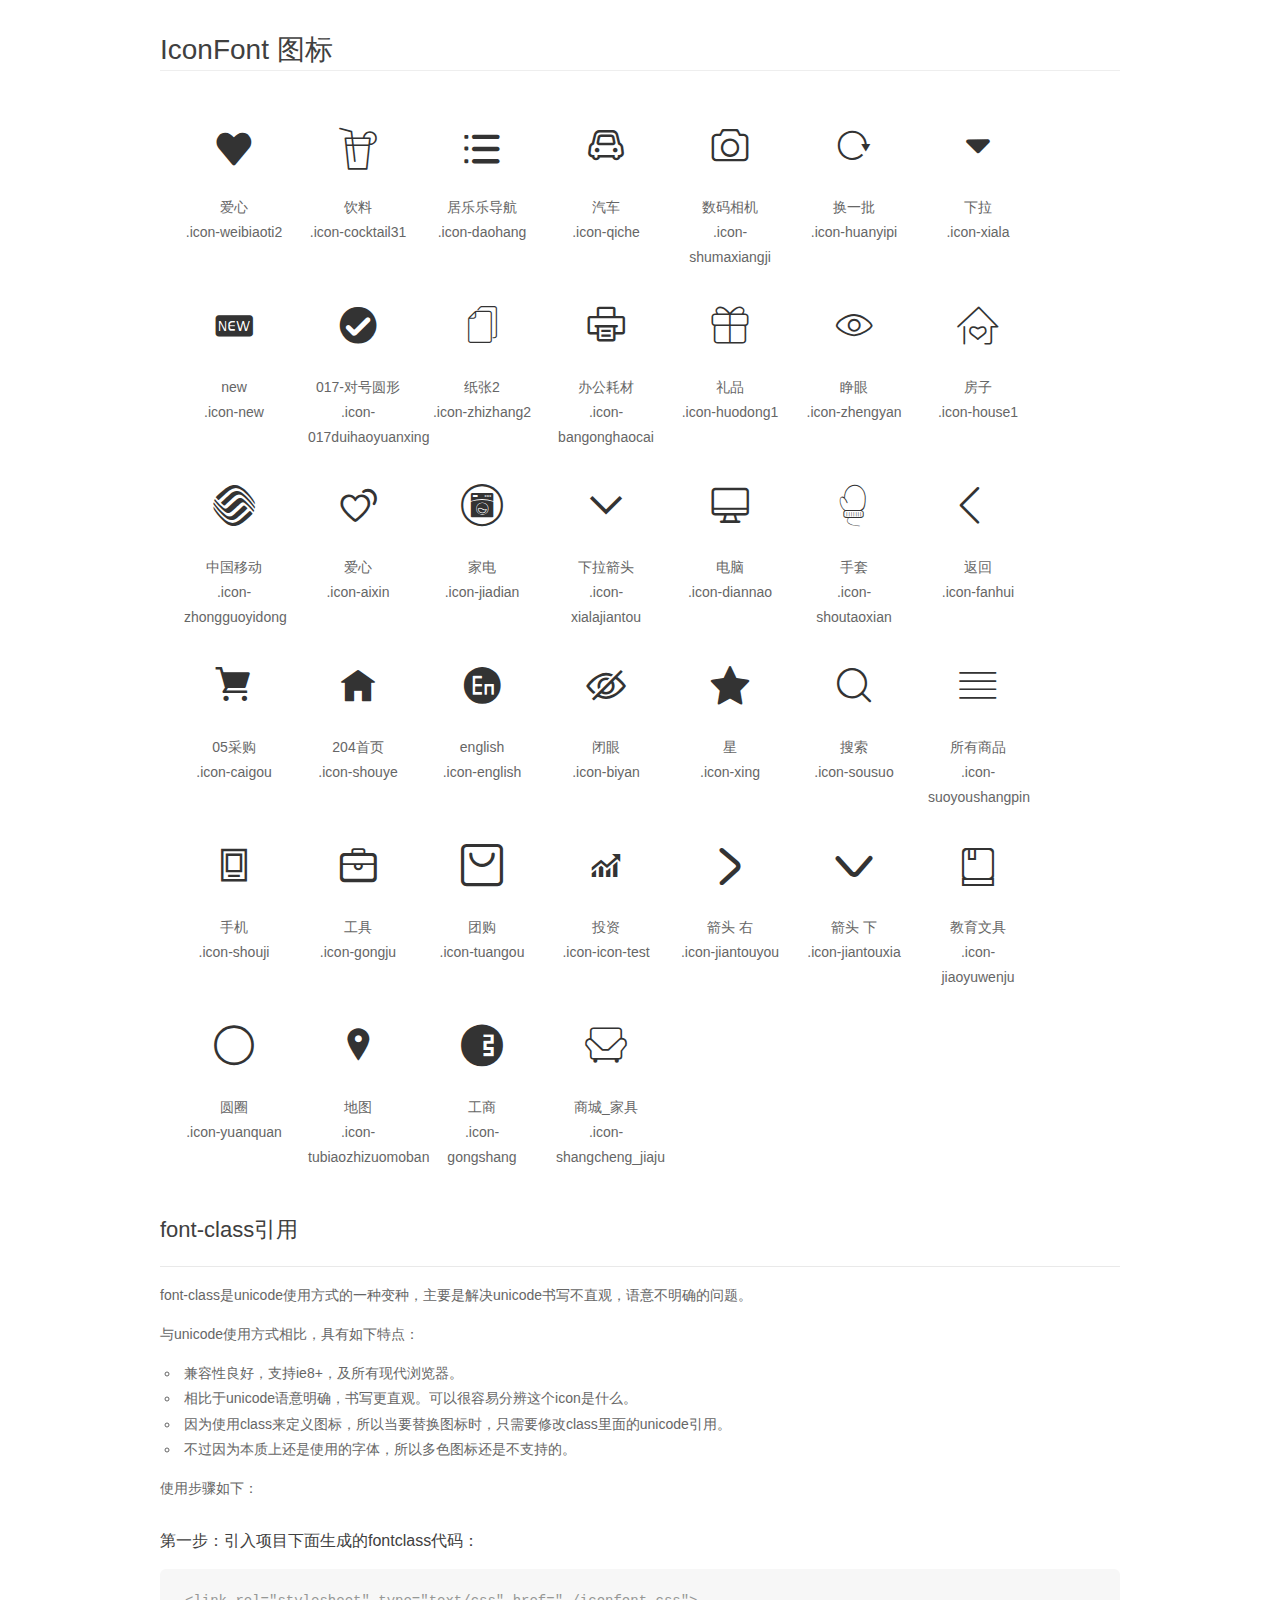
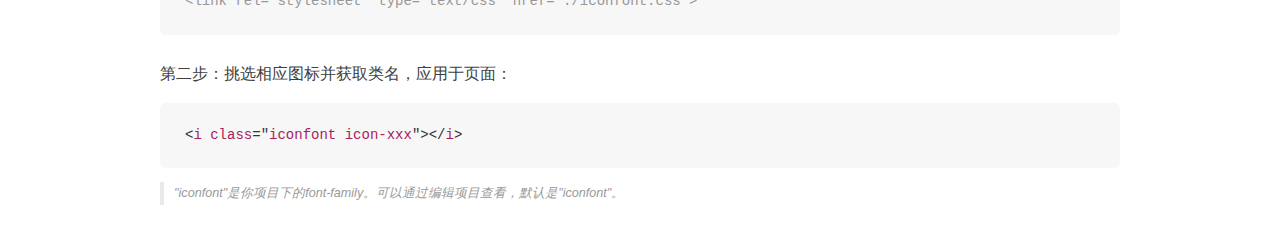
<file: fonts/font_527790_phzpn9q7xiyynwmi/demo_fontclass.html>
<!DOCTYPE html>
<html>
<head>
    <meta charset="utf-8"/>
    <title>IconFont</title>
    <link rel="stylesheet" href="demo.css">
    <link rel="stylesheet" href="iconfont.css">
</head>
<body>
    <div class="main markdown">
        <h1>IconFont 图标</h1>
        <ul class="icon_lists clear">
            
                <li>
                <i class="icon iconfont icon-weibiaoti2"></i>
                    <div class="name">爱心</div>
                    <div class="fontclass">.icon-weibiaoti2</div>
                </li>
            
                <li>
                <i class="icon iconfont icon-cocktail31"></i>
                    <div class="name">饮料</div>
                    <div class="fontclass">.icon-cocktail31</div>
                </li>
            
                <li>
                <i class="icon iconfont icon-daohang"></i>
                    <div class="name">居乐乐导航</div>
                    <div class="fontclass">.icon-daohang</div>
                </li>
            
                <li>
                <i class="icon iconfont icon-qiche"></i>
                    <div class="name">汽车</div>
                    <div class="fontclass">.icon-qiche</div>
                </li>
            
                <li>
                <i class="icon iconfont icon-shumaxiangji"></i>
                    <div class="name">数码相机</div>
                    <div class="fontclass">.icon-shumaxiangji</div>
                </li>
            
                <li>
                <i class="icon iconfont icon-huanyipi"></i>
                    <div class="name">换一批</div>
                    <div class="fontclass">.icon-huanyipi</div>
                </li>
            
                <li>
                <i class="icon iconfont icon-xiala"></i>
                    <div class="name">下拉</div>
                    <div class="fontclass">.icon-xiala</div>
                </li>
            
                <li>
                <i class="icon iconfont icon-new"></i>
                    <div class="name">new</div>
                    <div class="fontclass">.icon-new</div>
                </li>
            
                <li>
                <i class="icon iconfont icon-017duihaoyuanxing"></i>
                    <div class="name">017-对号圆形</div>
                    <div class="fontclass">.icon-017duihaoyuanxing</div>
                </li>
            
                <li>
                <i class="icon iconfont icon-zhizhang2"></i>
                    <div class="name">纸张2</div>
                    <div class="fontclass">.icon-zhizhang2</div>
                </li>
            
                <li>
                <i class="icon iconfont icon-bangonghaocai"></i>
                    <div class="name">办公耗材</div>
                    <div class="fontclass">.icon-bangonghaocai</div>
                </li>
            
                <li>
                <i class="icon iconfont icon-huodong1"></i>
                    <div class="name">礼品</div>
                    <div class="fontclass">.icon-huodong1</div>
                </li>
            
                <li>
                <i class="icon iconfont icon-zhengyan"></i>
                    <div class="name">睁眼</div>
                    <div class="fontclass">.icon-zhengyan</div>
                </li>
            
                <li>
                <i class="icon iconfont icon-house1"></i>
                    <div class="name">房子</div>
                    <div class="fontclass">.icon-house1</div>
                </li>
            
                <li>
                <i class="icon iconfont icon-zhongguoyidong"></i>
                    <div class="name">中国移动</div>
                    <div class="fontclass">.icon-zhongguoyidong</div>
                </li>
            
                <li>
                <i class="icon iconfont icon-aixin"></i>
                    <div class="name">爱心</div>
                    <div class="fontclass">.icon-aixin</div>
                </li>
            
                <li>
                <i class="icon iconfont icon-jiadian"></i>
                    <div class="name">家电</div>
                    <div class="fontclass">.icon-jiadian</div>
                </li>
            
                <li>
                <i class="icon iconfont icon-xialajiantou"></i>
                    <div class="name">下拉箭头</div>
                    <div class="fontclass">.icon-xialajiantou</div>
                </li>
            
                <li>
                <i class="icon iconfont icon-diannao"></i>
                    <div class="name">电脑</div>
                    <div class="fontclass">.icon-diannao</div>
                </li>
            
                <li>
                <i class="icon iconfont icon-shoutaoxian"></i>
                    <div class="name">手套</div>
                    <div class="fontclass">.icon-shoutaoxian</div>
                </li>
            
                <li>
                <i class="icon iconfont icon-fanhui"></i>
                    <div class="name">返回</div>
                    <div class="fontclass">.icon-fanhui</div>
                </li>
            
                <li>
                <i class="icon iconfont icon-caigou"></i>
                    <div class="name">05采购</div>
                    <div class="fontclass">.icon-caigou</div>
                </li>
            
                <li>
                <i class="icon iconfont icon-shouye"></i>
                    <div class="name">204首页</div>
                    <div class="fontclass">.icon-shouye</div>
                </li>
            
                <li>
                <i class="icon iconfont icon-english"></i>
                    <div class="name">english</div>
                    <div class="fontclass">.icon-english</div>
                </li>
            
                <li>
                <i class="icon iconfont icon-biyan"></i>
                    <div class="name">闭眼</div>
                    <div class="fontclass">.icon-biyan</div>
                </li>
            
                <li>
                <i class="icon iconfont icon-xing"></i>
                    <div class="name">星</div>
                    <div class="fontclass">.icon-xing</div>
                </li>
            
                <li>
                <i class="icon iconfont icon-sousuo"></i>
                    <div class="name">搜索</div>
                    <div class="fontclass">.icon-sousuo</div>
                </li>
            
                <li>
                <i class="icon iconfont icon-suoyoushangpin"></i>
                    <div class="name">所有商品</div>
                    <div class="fontclass">.icon-suoyoushangpin</div>
                </li>
            
                <li>
                <i class="icon iconfont icon-shouji"></i>
                    <div class="name">手机</div>
                    <div class="fontclass">.icon-shouji</div>
                </li>
            
                <li>
                <i class="icon iconfont icon-gongju"></i>
                    <div class="name">工具</div>
                    <div class="fontclass">.icon-gongju</div>
                </li>
            
                <li>
                <i class="icon iconfont icon-tuangou"></i>
                    <div class="name">团购</div>
                    <div class="fontclass">.icon-tuangou</div>
                </li>
            
                <li>
                <i class="icon iconfont icon-icon-test"></i>
                    <div class="name">投资</div>
                    <div class="fontclass">.icon-icon-test</div>
                </li>
            
                <li>
                <i class="icon iconfont icon-jiantouyou"></i>
                    <div class="name">箭头 右</div>
                    <div class="fontclass">.icon-jiantouyou</div>
                </li>
            
                <li>
                <i class="icon iconfont icon-jiantouxia"></i>
                    <div class="name">箭头 下</div>
                    <div class="fontclass">.icon-jiantouxia</div>
                </li>
            
                <li>
                <i class="icon iconfont icon-jiaoyuwenju"></i>
                    <div class="name">教育文具</div>
                    <div class="fontclass">.icon-jiaoyuwenju</div>
                </li>
            
                <li>
                <i class="icon iconfont icon-yuanquan"></i>
                    <div class="name">圆圈</div>
                    <div class="fontclass">.icon-yuanquan</div>
                </li>
            
                <li>
                <i class="icon iconfont icon-tubiaozhizuomoban"></i>
                    <div class="name">地图</div>
                    <div class="fontclass">.icon-tubiaozhizuomoban</div>
                </li>
            
                <li>
                <i class="icon iconfont icon-gongshang"></i>
                    <div class="name">工商</div>
                    <div class="fontclass">.icon-gongshang</div>
                </li>
            
                <li>
                <i class="icon iconfont icon-shangcheng_jiaju"></i>
                    <div class="name">商城_家具</div>
                    <div class="fontclass">.icon-shangcheng_jiaju</div>
                </li>
            
        </ul>

        <h2 id="font-class-">font-class引用</h2>
        <hr>

        <p>font-class是unicode使用方式的一种变种，主要是解决unicode书写不直观，语意不明确的问题。</p>
        <p>与unicode使用方式相比，具有如下特点：</p>
        <ul>
        <li>兼容性良好，支持ie8+，及所有现代浏览器。</li>
        <li>相比于unicode语意明确，书写更直观。可以很容易分辨这个icon是什么。</li>
        <li>因为使用class来定义图标，所以当要替换图标时，只需要修改class里面的unicode引用。</li>
        <li>不过因为本质上还是使用的字体，所以多色图标还是不支持的。</li>
        </ul>
        <p>使用步骤如下：</p>
        <h3 id="-fontclass-">第一步：引入项目下面生成的fontclass代码：</h3>


        <pre><code class="lang-js hljs javascript"><span class="hljs-comment">&lt;link rel="stylesheet" type="text/css" href="./iconfont.css"&gt;</span></code></pre>
        <h3 id="-">第二步：挑选相应图标并获取类名，应用于页面：</h3>
        <pre><code class="lang-css hljs">&lt;<span class="hljs-selector-tag">i</span> <span class="hljs-selector-tag">class</span>="<span class="hljs-selector-tag">iconfont</span> <span class="hljs-selector-tag">icon-xxx</span>"&gt;&lt;/<span class="hljs-selector-tag">i</span>&gt;</code></pre>
        <blockquote>
        <p>"iconfont"是你项目下的font-family。可以通过编辑项目查看，默认是"iconfont"。</p>
        </blockquote>
    </div>
</body>
</html>
</file>
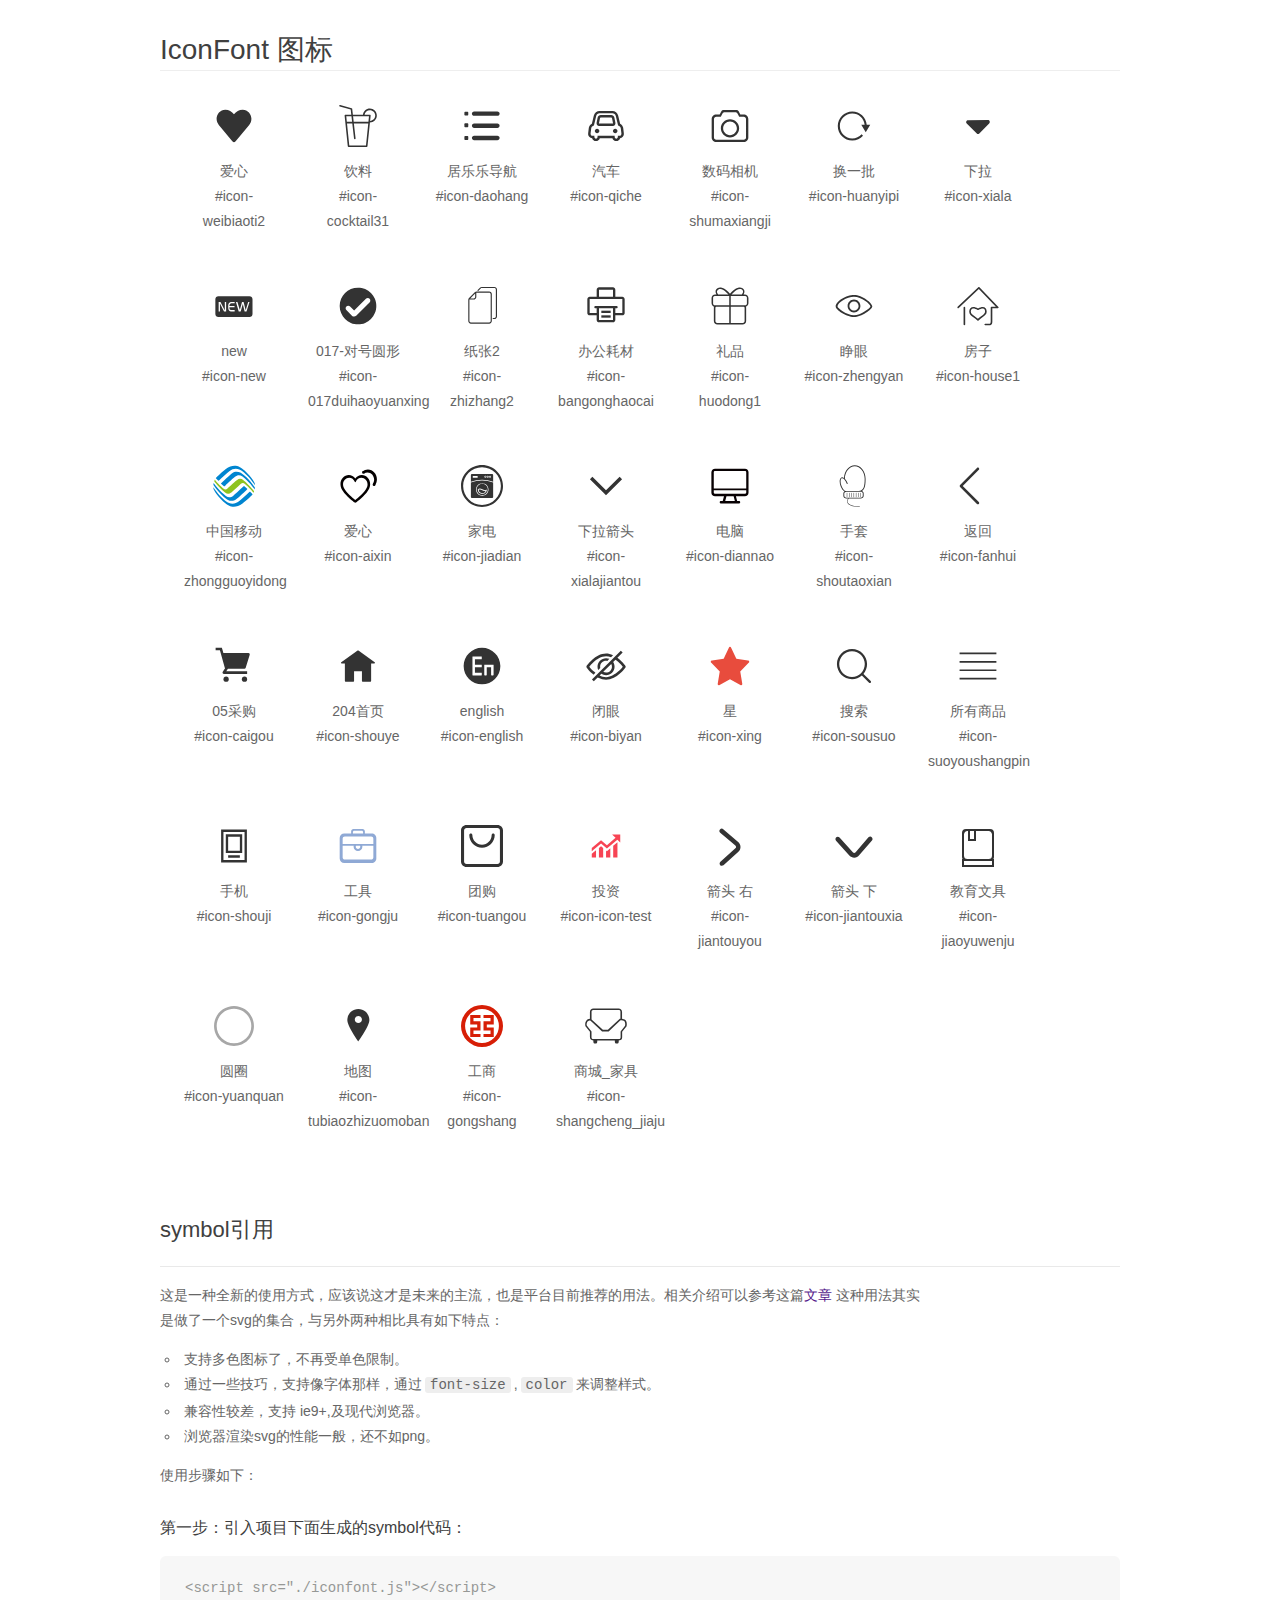
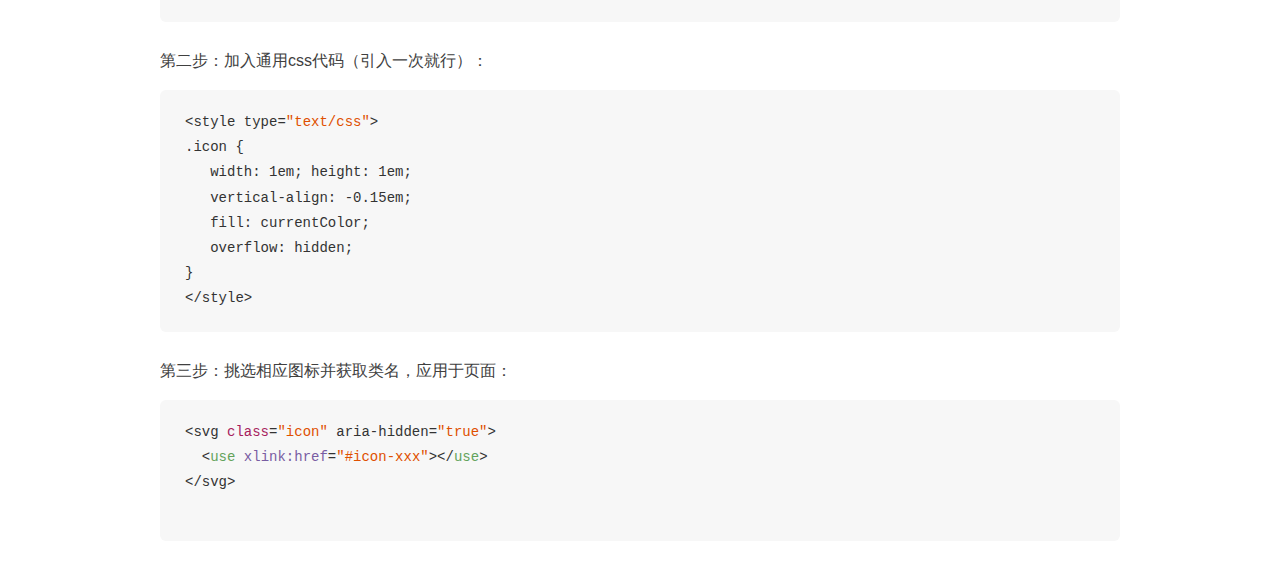
<file: fonts/font_527790_phzpn9q7xiyynwmi/demo_symbol.html>
<!DOCTYPE html>
<html>
<head>
    <meta charset="utf-8"/>
    <title>IconFont</title>
    <link rel="stylesheet" href="demo.css">
    <script src="iconfont.js"></script>

    <style type="text/css">
        .icon {
          /* 通过设置 font-size 来改变图标大小 */
          width: 1em; height: 1em;
          /* 图标和文字相邻时，垂直对齐 */
          vertical-align: -0.15em;
          /* 通过设置 color 来改变 SVG 的颜色/fill */
          fill: currentColor;
          /* path 和 stroke 溢出 viewBox 部分在 IE 下会显示
             normalize.css 中也包含这行 */
          overflow: hidden;
        }

    </style>
</head>
<body>
    <div class="main markdown">
        <h1>IconFont 图标</h1>
        <ul class="icon_lists clear">
            
                <li>
                    <svg class="icon" aria-hidden="true">
                        <use xlink:href="#icon-weibiaoti2"></use>
                    </svg>
                    <div class="name">爱心</div>
                    <div class="fontclass">#icon-weibiaoti2</div>
                </li>
            
                <li>
                    <svg class="icon" aria-hidden="true">
                        <use xlink:href="#icon-cocktail31"></use>
                    </svg>
                    <div class="name">饮料</div>
                    <div class="fontclass">#icon-cocktail31</div>
                </li>
            
                <li>
                    <svg class="icon" aria-hidden="true">
                        <use xlink:href="#icon-daohang"></use>
                    </svg>
                    <div class="name">居乐乐导航</div>
                    <div class="fontclass">#icon-daohang</div>
                </li>
            
                <li>
                    <svg class="icon" aria-hidden="true">
                        <use xlink:href="#icon-qiche"></use>
                    </svg>
                    <div class="name">汽车</div>
                    <div class="fontclass">#icon-qiche</div>
                </li>
            
                <li>
                    <svg class="icon" aria-hidden="true">
                        <use xlink:href="#icon-shumaxiangji"></use>
                    </svg>
                    <div class="name">数码相机</div>
                    <div class="fontclass">#icon-shumaxiangji</div>
                </li>
            
                <li>
                    <svg class="icon" aria-hidden="true">
                        <use xlink:href="#icon-huanyipi"></use>
                    </svg>
                    <div class="name">换一批</div>
                    <div class="fontclass">#icon-huanyipi</div>
                </li>
            
                <li>
                    <svg class="icon" aria-hidden="true">
                        <use xlink:href="#icon-xiala"></use>
                    </svg>
                    <div class="name">下拉</div>
                    <div class="fontclass">#icon-xiala</div>
                </li>
            
                <li>
                    <svg class="icon" aria-hidden="true">
                        <use xlink:href="#icon-new"></use>
                    </svg>
                    <div class="name">new</div>
                    <div class="fontclass">#icon-new</div>
                </li>
            
                <li>
                    <svg class="icon" aria-hidden="true">
                        <use xlink:href="#icon-017duihaoyuanxing"></use>
                    </svg>
                    <div class="name">017-对号圆形</div>
                    <div class="fontclass">#icon-017duihaoyuanxing</div>
                </li>
            
                <li>
                    <svg class="icon" aria-hidden="true">
                        <use xlink:href="#icon-zhizhang2"></use>
                    </svg>
                    <div class="name">纸张2</div>
                    <div class="fontclass">#icon-zhizhang2</div>
                </li>
            
                <li>
                    <svg class="icon" aria-hidden="true">
                        <use xlink:href="#icon-bangonghaocai"></use>
                    </svg>
                    <div class="name">办公耗材</div>
                    <div class="fontclass">#icon-bangonghaocai</div>
                </li>
            
                <li>
                    <svg class="icon" aria-hidden="true">
                        <use xlink:href="#icon-huodong1"></use>
                    </svg>
                    <div class="name">礼品</div>
                    <div class="fontclass">#icon-huodong1</div>
                </li>
            
                <li>
                    <svg class="icon" aria-hidden="true">
                        <use xlink:href="#icon-zhengyan"></use>
                    </svg>
                    <div class="name">睁眼</div>
                    <div class="fontclass">#icon-zhengyan</div>
                </li>
            
                <li>
                    <svg class="icon" aria-hidden="true">
                        <use xlink:href="#icon-house1"></use>
                    </svg>
                    <div class="name">房子</div>
                    <div class="fontclass">#icon-house1</div>
                </li>
            
                <li>
                    <svg class="icon" aria-hidden="true">
                        <use xlink:href="#icon-zhongguoyidong"></use>
                    </svg>
                    <div class="name">中国移动</div>
                    <div class="fontclass">#icon-zhongguoyidong</div>
                </li>
            
                <li>
                    <svg class="icon" aria-hidden="true">
                        <use xlink:href="#icon-aixin"></use>
                    </svg>
                    <div class="name">爱心</div>
                    <div class="fontclass">#icon-aixin</div>
                </li>
            
                <li>
                    <svg class="icon" aria-hidden="true">
                        <use xlink:href="#icon-jiadian"></use>
                    </svg>
                    <div class="name">家电</div>
                    <div class="fontclass">#icon-jiadian</div>
                </li>
            
                <li>
                    <svg class="icon" aria-hidden="true">
                        <use xlink:href="#icon-xialajiantou"></use>
                    </svg>
                    <div class="name">下拉箭头</div>
                    <div class="fontclass">#icon-xialajiantou</div>
                </li>
            
                <li>
                    <svg class="icon" aria-hidden="true">
                        <use xlink:href="#icon-diannao"></use>
                    </svg>
                    <div class="name">电脑</div>
                    <div class="fontclass">#icon-diannao</div>
                </li>
            
                <li>
                    <svg class="icon" aria-hidden="true">
                        <use xlink:href="#icon-shoutaoxian"></use>
                    </svg>
                    <div class="name">手套</div>
                    <div class="fontclass">#icon-shoutaoxian</div>
                </li>
            
                <li>
                    <svg class="icon" aria-hidden="true">
                        <use xlink:href="#icon-fanhui"></use>
                    </svg>
                    <div class="name">返回</div>
                    <div class="fontclass">#icon-fanhui</div>
                </li>
            
                <li>
                    <svg class="icon" aria-hidden="true">
                        <use xlink:href="#icon-caigou"></use>
                    </svg>
                    <div class="name">05采购</div>
                    <div class="fontclass">#icon-caigou</div>
                </li>
            
                <li>
                    <svg class="icon" aria-hidden="true">
                        <use xlink:href="#icon-shouye"></use>
                    </svg>
                    <div class="name">204首页</div>
                    <div class="fontclass">#icon-shouye</div>
                </li>
            
                <li>
                    <svg class="icon" aria-hidden="true">
                        <use xlink:href="#icon-english"></use>
                    </svg>
                    <div class="name">english</div>
                    <div class="fontclass">#icon-english</div>
                </li>
            
                <li>
                    <svg class="icon" aria-hidden="true">
                        <use xlink:href="#icon-biyan"></use>
                    </svg>
                    <div class="name">闭眼</div>
                    <div class="fontclass">#icon-biyan</div>
                </li>
            
                <li>
                    <svg class="icon" aria-hidden="true">
                        <use xlink:href="#icon-xing"></use>
                    </svg>
                    <div class="name">星</div>
                    <div class="fontclass">#icon-xing</div>
                </li>
            
                <li>
                    <svg class="icon" aria-hidden="true">
                        <use xlink:href="#icon-sousuo"></use>
                    </svg>
                    <div class="name">搜索</div>
                    <div class="fontclass">#icon-sousuo</div>
                </li>
            
                <li>
                    <svg class="icon" aria-hidden="true">
                        <use xlink:href="#icon-suoyoushangpin"></use>
                    </svg>
                    <div class="name">所有商品</div>
                    <div class="fontclass">#icon-suoyoushangpin</div>
                </li>
            
                <li>
                    <svg class="icon" aria-hidden="true">
                        <use xlink:href="#icon-shouji"></use>
                    </svg>
                    <div class="name">手机</div>
                    <div class="fontclass">#icon-shouji</div>
                </li>
            
                <li>
                    <svg class="icon" aria-hidden="true">
                        <use xlink:href="#icon-gongju"></use>
                    </svg>
                    <div class="name">工具</div>
                    <div class="fontclass">#icon-gongju</div>
                </li>
            
                <li>
                    <svg class="icon" aria-hidden="true">
                        <use xlink:href="#icon-tuangou"></use>
                    </svg>
                    <div class="name">团购</div>
                    <div class="fontclass">#icon-tuangou</div>
                </li>
            
                <li>
                    <svg class="icon" aria-hidden="true">
                        <use xlink:href="#icon-icon-test"></use>
                    </svg>
                    <div class="name">投资</div>
                    <div class="fontclass">#icon-icon-test</div>
                </li>
            
                <li>
                    <svg class="icon" aria-hidden="true">
                        <use xlink:href="#icon-jiantouyou"></use>
                    </svg>
                    <div class="name">箭头 右</div>
                    <div class="fontclass">#icon-jiantouyou</div>
                </li>
            
                <li>
                    <svg class="icon" aria-hidden="true">
                        <use xlink:href="#icon-jiantouxia"></use>
                    </svg>
                    <div class="name">箭头 下</div>
                    <div class="fontclass">#icon-jiantouxia</div>
                </li>
            
                <li>
                    <svg class="icon" aria-hidden="true">
                        <use xlink:href="#icon-jiaoyuwenju"></use>
                    </svg>
                    <div class="name">教育文具</div>
                    <div class="fontclass">#icon-jiaoyuwenju</div>
                </li>
            
                <li>
                    <svg class="icon" aria-hidden="true">
                        <use xlink:href="#icon-yuanquan"></use>
                    </svg>
                    <div class="name">圆圈</div>
                    <div class="fontclass">#icon-yuanquan</div>
                </li>
            
                <li>
                    <svg class="icon" aria-hidden="true">
                        <use xlink:href="#icon-tubiaozhizuomoban"></use>
                    </svg>
                    <div class="name">地图</div>
                    <div class="fontclass">#icon-tubiaozhizuomoban</div>
                </li>
            
                <li>
                    <svg class="icon" aria-hidden="true">
                        <use xlink:href="#icon-gongshang"></use>
                    </svg>
                    <div class="name">工商</div>
                    <div class="fontclass">#icon-gongshang</div>
                </li>
            
                <li>
                    <svg class="icon" aria-hidden="true">
                        <use xlink:href="#icon-shangcheng_jiaju"></use>
                    </svg>
                    <div class="name">商城_家具</div>
                    <div class="fontclass">#icon-shangcheng_jiaju</div>
                </li>
            
        </ul>


        <h2 id="symbol-">symbol引用</h2>
        <hr>

        <p>这是一种全新的使用方式，应该说这才是未来的主流，也是平台目前推荐的用法。相关介绍可以参考这篇<a href="">文章</a>
        这种用法其实是做了一个svg的集合，与另外两种相比具有如下特点：</p>
        <ul>
          <li>支持多色图标了，不再受单色限制。</li>
          <li>通过一些技巧，支持像字体那样，通过<code>font-size</code>,<code>color</code>来调整样式。</li>
          <li>兼容性较差，支持 ie9+,及现代浏览器。</li>
          <li>浏览器渲染svg的性能一般，还不如png。</li>
        </ul>
        <p>使用步骤如下：</p>
        <h3 id="-symbol-">第一步：引入项目下面生成的symbol代码：</h3>
        <pre><code class="lang-js hljs javascript"><span class="hljs-comment">&lt;script src="./iconfont.js"&gt;&lt;/script&gt;</span></code></pre>
        <h3 id="-css-">第二步：加入通用css代码（引入一次就行）：</h3>
        <pre><code class="lang-js hljs javascript">&lt;style type=<span class="hljs-string">"text/css"</span>&gt;
.icon {
   width: <span class="hljs-number">1</span>em; height: <span class="hljs-number">1</span>em;
   vertical-align: <span class="hljs-number">-0.15</span>em;
   fill: currentColor;
   overflow: hidden;
}
&lt;<span class="hljs-regexp">/style&gt;</span></code></pre>
        <h3 id="-">第三步：挑选相应图标并获取类名，应用于页面：</h3>
        <pre><code class="lang-js hljs javascript">&lt;svg <span class="hljs-class"><span class="hljs-keyword">class</span></span>=<span class="hljs-string">"icon"</span> aria-hidden=<span class="hljs-string">"true"</span>&gt;<span class="xml"><span class="hljs-tag">
  &lt;<span class="hljs-name">use</span> <span class="hljs-attr">xlink:href</span>=<span class="hljs-string">"#icon-xxx"</span>&gt;</span><span class="hljs-tag">&lt;/<span class="hljs-name">use</span>&gt;</span>
</span>&lt;<span class="hljs-regexp">/svg&gt;
        </span></code></pre>
    </div>
</body>
</html>
</file>
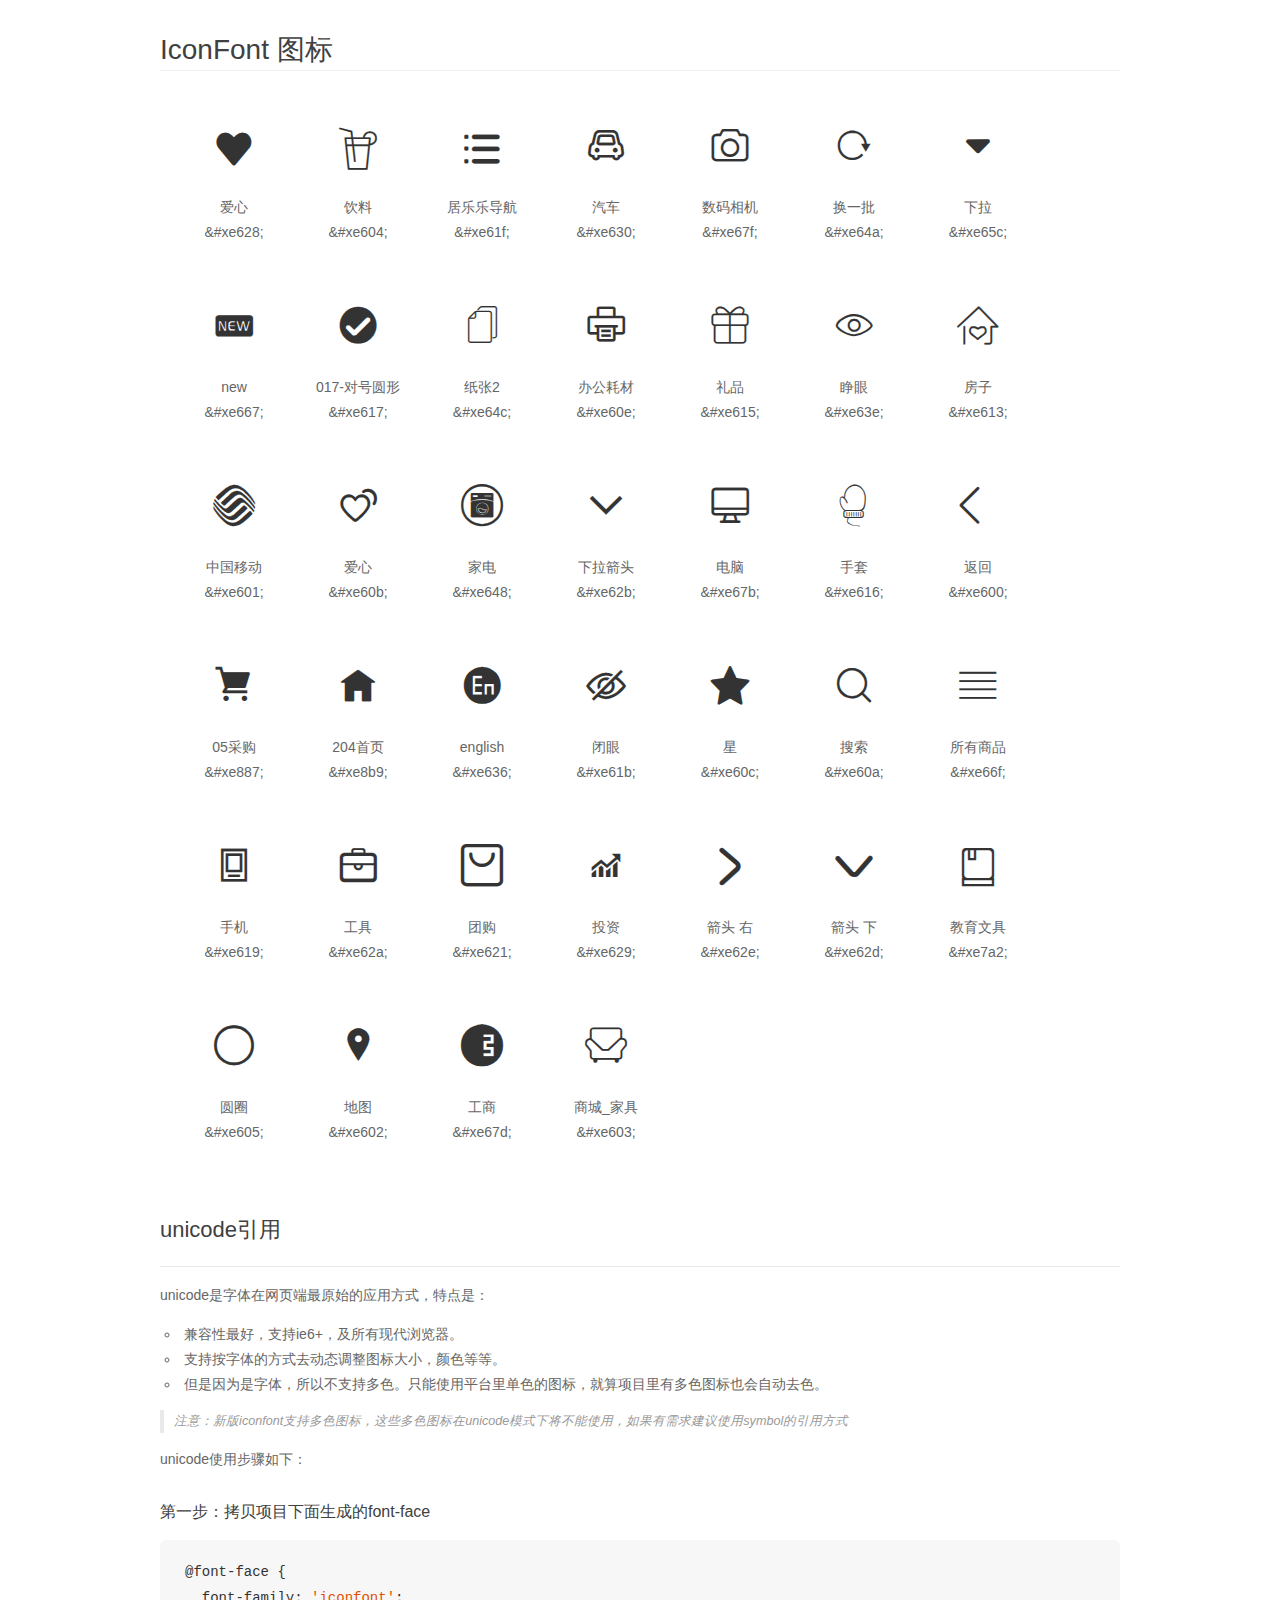
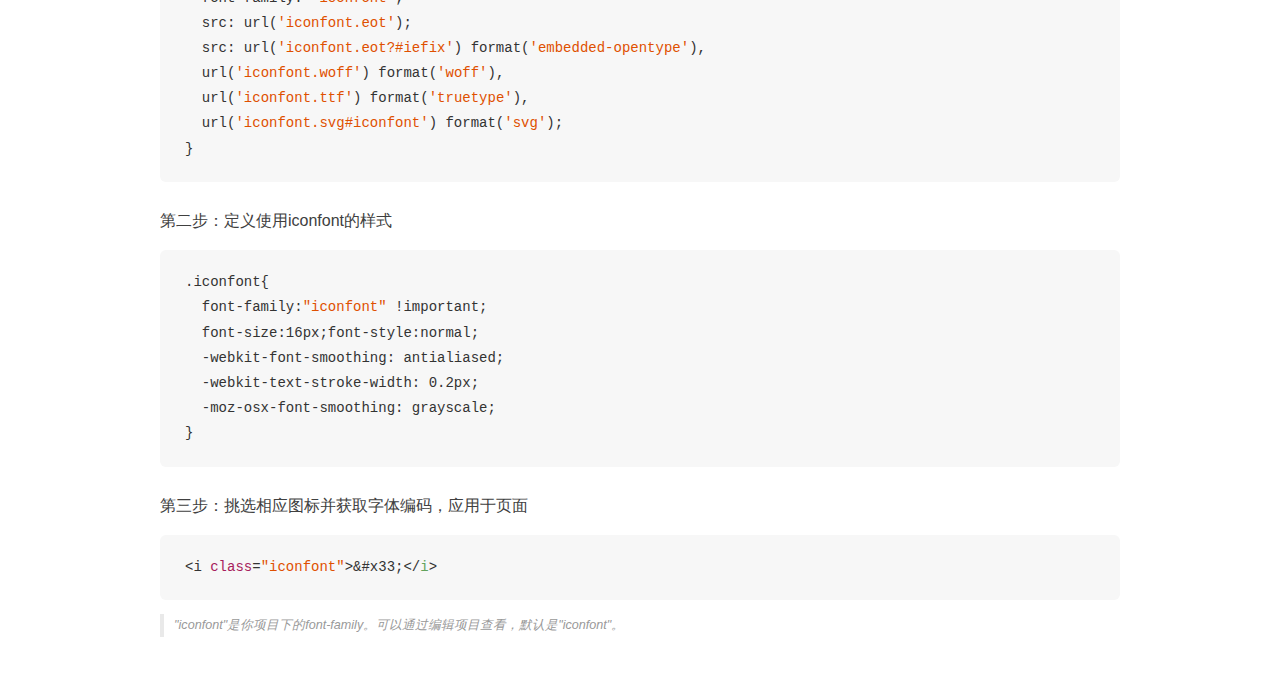
<file: fonts/font_527790_phzpn9q7xiyynwmi/demo_unicode.html>
<!DOCTYPE html>
<html>
<head>
    <meta charset="utf-8"/>
    <title>IconFont</title>
    <link rel="stylesheet" href="demo.css">

    <style type="text/css">

        @font-face {font-family: "iconfont";
          src: url('iconfont.eot'); /* IE9*/
          src: url('iconfont.eot#iefix') format('embedded-opentype'), /* IE6-IE8 */
          url('iconfont.woff') format('woff'), /* chrome, firefox */
          url('iconfont.ttf') format('truetype'), /* chrome, firefox, opera, Safari, Android, iOS 4.2+*/
          url('iconfont.svg#iconfont') format('svg'); /* iOS 4.1- */
        }

        .iconfont {
          font-family:"iconfont" !important;
          font-size:16px;
          font-style:normal;
          -webkit-font-smoothing: antialiased;
          -webkit-text-stroke-width: 0.2px;
          -moz-osx-font-smoothing: grayscale;
        }

    </style>
</head>
<body>
    <div class="main markdown">
        <h1>IconFont 图标</h1>
        <ul class="icon_lists clear">
            
                <li>
                <i class="icon iconfont">&#xe628;</i>
                    <div class="name">爱心</div>
                    <div class="code">&amp;#xe628;</div>
                </li>
            
                <li>
                <i class="icon iconfont">&#xe604;</i>
                    <div class="name">饮料</div>
                    <div class="code">&amp;#xe604;</div>
                </li>
            
                <li>
                <i class="icon iconfont">&#xe61f;</i>
                    <div class="name">居乐乐导航</div>
                    <div class="code">&amp;#xe61f;</div>
                </li>
            
                <li>
                <i class="icon iconfont">&#xe630;</i>
                    <div class="name">汽车</div>
                    <div class="code">&amp;#xe630;</div>
                </li>
            
                <li>
                <i class="icon iconfont">&#xe67f;</i>
                    <div class="name">数码相机</div>
                    <div class="code">&amp;#xe67f;</div>
                </li>
            
                <li>
                <i class="icon iconfont">&#xe64a;</i>
                    <div class="name">换一批</div>
                    <div class="code">&amp;#xe64a;</div>
                </li>
            
                <li>
                <i class="icon iconfont">&#xe65c;</i>
                    <div class="name">下拉</div>
                    <div class="code">&amp;#xe65c;</div>
                </li>
            
                <li>
                <i class="icon iconfont">&#xe667;</i>
                    <div class="name">new</div>
                    <div class="code">&amp;#xe667;</div>
                </li>
            
                <li>
                <i class="icon iconfont">&#xe617;</i>
                    <div class="name">017-对号圆形</div>
                    <div class="code">&amp;#xe617;</div>
                </li>
            
                <li>
                <i class="icon iconfont">&#xe64c;</i>
                    <div class="name">纸张2</div>
                    <div class="code">&amp;#xe64c;</div>
                </li>
            
                <li>
                <i class="icon iconfont">&#xe60e;</i>
                    <div class="name">办公耗材</div>
                    <div class="code">&amp;#xe60e;</div>
                </li>
            
                <li>
                <i class="icon iconfont">&#xe615;</i>
                    <div class="name">礼品</div>
                    <div class="code">&amp;#xe615;</div>
                </li>
            
                <li>
                <i class="icon iconfont">&#xe63e;</i>
                    <div class="name">睁眼</div>
                    <div class="code">&amp;#xe63e;</div>
                </li>
            
                <li>
                <i class="icon iconfont">&#xe613;</i>
                    <div class="name">房子</div>
                    <div class="code">&amp;#xe613;</div>
                </li>
            
                <li>
                <i class="icon iconfont">&#xe601;</i>
                    <div class="name">中国移动</div>
                    <div class="code">&amp;#xe601;</div>
                </li>
            
                <li>
                <i class="icon iconfont">&#xe60b;</i>
                    <div class="name">爱心</div>
                    <div class="code">&amp;#xe60b;</div>
                </li>
            
                <li>
                <i class="icon iconfont">&#xe648;</i>
                    <div class="name">家电</div>
                    <div class="code">&amp;#xe648;</div>
                </li>
            
                <li>
                <i class="icon iconfont">&#xe62b;</i>
                    <div class="name">下拉箭头</div>
                    <div class="code">&amp;#xe62b;</div>
                </li>
            
                <li>
                <i class="icon iconfont">&#xe67b;</i>
                    <div class="name">电脑</div>
                    <div class="code">&amp;#xe67b;</div>
                </li>
            
                <li>
                <i class="icon iconfont">&#xe616;</i>
                    <div class="name">手套</div>
                    <div class="code">&amp;#xe616;</div>
                </li>
            
                <li>
                <i class="icon iconfont">&#xe600;</i>
                    <div class="name">返回</div>
                    <div class="code">&amp;#xe600;</div>
                </li>
            
                <li>
                <i class="icon iconfont">&#xe887;</i>
                    <div class="name">05采购</div>
                    <div class="code">&amp;#xe887;</div>
                </li>
            
                <li>
                <i class="icon iconfont">&#xe8b9;</i>
                    <div class="name">204首页</div>
                    <div class="code">&amp;#xe8b9;</div>
                </li>
            
                <li>
                <i class="icon iconfont">&#xe636;</i>
                    <div class="name">english</div>
                    <div class="code">&amp;#xe636;</div>
                </li>
            
                <li>
                <i class="icon iconfont">&#xe61b;</i>
                    <div class="name">闭眼</div>
                    <div class="code">&amp;#xe61b;</div>
                </li>
            
                <li>
                <i class="icon iconfont">&#xe60c;</i>
                    <div class="name">星</div>
                    <div class="code">&amp;#xe60c;</div>
                </li>
            
                <li>
                <i class="icon iconfont">&#xe60a;</i>
                    <div class="name">搜索</div>
                    <div class="code">&amp;#xe60a;</div>
                </li>
            
                <li>
                <i class="icon iconfont">&#xe66f;</i>
                    <div class="name">所有商品</div>
                    <div class="code">&amp;#xe66f;</div>
                </li>
            
                <li>
                <i class="icon iconfont">&#xe619;</i>
                    <div class="name">手机</div>
                    <div class="code">&amp;#xe619;</div>
                </li>
            
                <li>
                <i class="icon iconfont">&#xe62a;</i>
                    <div class="name">工具</div>
                    <div class="code">&amp;#xe62a;</div>
                </li>
            
                <li>
                <i class="icon iconfont">&#xe621;</i>
                    <div class="name">团购</div>
                    <div class="code">&amp;#xe621;</div>
                </li>
            
                <li>
                <i class="icon iconfont">&#xe629;</i>
                    <div class="name">投资</div>
                    <div class="code">&amp;#xe629;</div>
                </li>
            
                <li>
                <i class="icon iconfont">&#xe62e;</i>
                    <div class="name">箭头 右</div>
                    <div class="code">&amp;#xe62e;</div>
                </li>
            
                <li>
                <i class="icon iconfont">&#xe62d;</i>
                    <div class="name">箭头 下</div>
                    <div class="code">&amp;#xe62d;</div>
                </li>
            
                <li>
                <i class="icon iconfont">&#xe7a2;</i>
                    <div class="name">教育文具</div>
                    <div class="code">&amp;#xe7a2;</div>
                </li>
            
                <li>
                <i class="icon iconfont">&#xe605;</i>
                    <div class="name">圆圈</div>
                    <div class="code">&amp;#xe605;</div>
                </li>
            
                <li>
                <i class="icon iconfont">&#xe602;</i>
                    <div class="name">地图</div>
                    <div class="code">&amp;#xe602;</div>
                </li>
            
                <li>
                <i class="icon iconfont">&#xe67d;</i>
                    <div class="name">工商</div>
                    <div class="code">&amp;#xe67d;</div>
                </li>
            
                <li>
                <i class="icon iconfont">&#xe603;</i>
                    <div class="name">商城_家具</div>
                    <div class="code">&amp;#xe603;</div>
                </li>
            
        </ul>
        <h2 id="unicode-">unicode引用</h2>
        <hr>

        <p>unicode是字体在网页端最原始的应用方式，特点是：</p>
        <ul>
        <li>兼容性最好，支持ie6+，及所有现代浏览器。</li>
        <li>支持按字体的方式去动态调整图标大小，颜色等等。</li>
        <li>但是因为是字体，所以不支持多色。只能使用平台里单色的图标，就算项目里有多色图标也会自动去色。</li>
        </ul>
        <blockquote>
        <p>注意：新版iconfont支持多色图标，这些多色图标在unicode模式下将不能使用，如果有需求建议使用symbol的引用方式</p>
        </blockquote>
        <p>unicode使用步骤如下：</p>
        <h3 id="-font-face">第一步：拷贝项目下面生成的font-face</h3>
        <pre><code class="lang-js hljs javascript">@font-face {
  font-family: <span class="hljs-string">'iconfont'</span>;
  src: url(<span class="hljs-string">'iconfont.eot'</span>);
  src: url(<span class="hljs-string">'iconfont.eot?#iefix'</span>) format(<span class="hljs-string">'embedded-opentype'</span>),
  url(<span class="hljs-string">'iconfont.woff'</span>) format(<span class="hljs-string">'woff'</span>),
  url(<span class="hljs-string">'iconfont.ttf'</span>) format(<span class="hljs-string">'truetype'</span>),
  url(<span class="hljs-string">'iconfont.svg#iconfont'</span>) format(<span class="hljs-string">'svg'</span>);
}
</code></pre>
        <h3 id="-iconfont-">第二步：定义使用iconfont的样式</h3>
        <pre><code class="lang-js hljs javascript">.iconfont{
  font-family:<span class="hljs-string">"iconfont"</span> !important;
  font-size:<span class="hljs-number">16</span>px;font-style:normal;
  -webkit-font-smoothing: antialiased;
  -webkit-text-stroke-width: <span class="hljs-number">0.2</span>px;
  -moz-osx-font-smoothing: grayscale;
}
</code></pre>
        <h3 id="-">第三步：挑选相应图标并获取字体编码，应用于页面</h3>
        <pre><code class="lang-js hljs javascript">&lt;i <span class="hljs-class"><span class="hljs-keyword">class</span></span>=<span class="hljs-string">"iconfont"</span>&gt;&amp;#x33;<span class="xml"><span class="hljs-tag">&lt;/<span class="hljs-name">i</span>&gt;</span></span></code></pre>

        <blockquote>
        <p>"iconfont"是你项目下的font-family。可以通过编辑项目查看，默认是"iconfont"。</p>
        </blockquote>
    </div>


</body>
</html>
</file>
<file: style/base.css>
/* CSS Document */

*,:before,:after{ margin:0; padding:0; box-sizing:border-box;}
html,body,div,p,ul,li,ol,dl,dt,dd,a,img,b,i,em,strong,span,h1,h2,h3,h4,h5,h6,form,input,select,label,textarea,button,fieldset,legend,optgroup,blockquot,sub,sup,pre,table,tr,td,th,tbody,thead,tfoot,u,s,caption,nav,header,article,section,footer,aside,figure,figcaption,audio,video,source{ margin:0; padding:0;}

h1,h2,h3,h4,h5,h6,em,i,strond,b{ font-weight:normal; font-style:normal;font-size:100%;}

ul,ol,li{ list-style:none;}

fieldset,img{ border:0 none;vertical-align: middle;/*垂直居中*/}
table{ border-collapse:collapse;/*边线重叠*/ border-spacing:0;}
input, select, textarea { font: 12px/20px  Arial, "微软雅黑";}

input,button,select,textarea{ outline:none}
:foucs{ outline:none;}/*表单获得焦点，去掉蓝色框线*/

/*超链接*/
a { color: #757575; text-decoration: none; }
a:link, a:visited{ color: #757575; text-decoration: none;}
a:hover { color:#C00; text-decoration: underline;}
a:active { text-decoration: none;}


/* Clearfix,避免因子元素浮动而导致的父元素高度缺失能问题 */
.clearfix:after{ content:''; clear:both; height:0; display:block; line-height:0;  font-size:0; visibility:hidden;}
.clear{ zoom:1;}/*触发ie6 的after的属性*/

/*文字方面*/
.fl{ float:left;}
.fr{ float:right;}

body { font-family:"微软雅黑", Arial; font-size:12px; color: #666; min-width: 1200px;/*最小宽度1200px*/}
.wrap{width:1230px; margin: 0 auto;}
</file>
<file: style/index.css>
/* CSS Document */
@font-face {
  font-family: 'iconfont';
  src: url('../fonts/iconfont.eot');
  src: url('../fonts/iconfont.eot?#iefix') format('embedded-opentype'),
  url('../fonts/iconfont.woff') format('woff'),
  url('../fonts/iconfont.ttf') format('truetype'),
  url('../fonts/iconfont.svg#iconfont') format('svg');
}
.iconfont{
  font-family:"iconfont" !important;
  font-size:13px;font-style:normal;
  -webkit-font-smoothing: antialiased;
  -webkit-text-stroke-width: 0.2px;
  -moz-osx-font-smoothing: grayscale;
  color:#C00;
  margin-right:3px;
}
/*tcceng*/
html,body{ width:100%; height:100%;}
.tcceng{ width:749px; height:548px; position:fixed; background: url(../images/tcceng.png) no-repeat top center; z-index:2000; left:50%; margin-left:-375px; top:50%; margin-top:-274px;}
.tcceng .close_btn{ width:60px; height:60px; display:block; position:absolute; right:10px; top:10px;}
.mask{ width:100%; height:100%; position:fixed;_position:absolute; top:0; left:0; background:rgba(0,0,0,0.6); z-index:1001;}
/*head部分*/
.head-top{width:100%; height:32px; line-height:32px; background:#f2f2f2; border-bottom:1px solid #e0e0e0; }
.head-top .hd-link{width:1230px; height:100%; margin:0 auto;}
.head-top .hd-link ul{height:100%; float:left;}
.head-top .hd-link ul li{height:100%;float:left; padding:0 10px 0 5px;}
.head-top .hd-link ul .map:hover{background:#fff; height:102%; position:relative;z-index:9;}
.head-top .hd-link ul .star:hover b{transition:all 1s ease;transform:rotate(360deg);}
.head-top .hd-link ul .map .submenu{display:none;}
.head-top .hd-link ul .map:hover .submenu{width:300px; height:225px; border:1px solid #f2f2f2; display:block; position:absolute; left:-1px; padding-left:18px; background:#fff; border-top:none;}
.head-top .hd-link ul .map .submenu a{width:56px; height:24px; display:inline-block}
.head-top .hd-link .hd-link2{width:615px; height:100%; float:right;}
.head-top .hd-link .hd-link2 .login{float:left;}
.head-top .hd-link .hd-link2 .login a{margin-right:10px;}
.head-top .hd-link .hd-link2  ul li{margin-left:5px; padding-left:12px; position:relative;}
.head-top .hd-link .hd-link2  ul li:before{content:'';width:1px; height:13px; background:#757575; overflow:hidden; display:block; position:absolute; left:0; top:10px;}
.head-top .hd-link .hd-link2  ul li img{display:none;}
.head-top .hd-link .hd-link2  ul li:hover img{width:100px; height:100px; position:absolute; left:-4px; top:32px; display:block;}
.head-top .hd-link .hd-link2 ul .web-dh:hover a i{transition:all 0.5s ease;transform:rotate(180deg); display:inline-block; position:relative;}
.head-top .hd-link .hd-link2 ul .web-dh:hover{background:#fff; height:102%; position:relative; z-index:9;}
.head-top .hd-link .hd-link2 ul .web-dh .submenu{display:none;}
.head-top .hd-link .hd-link2 ul .web-dh:hover .submenu{width:340px; height:230px; border:1px solid #f2f2f2; display:block; position:absolute; right:0; left:auto; position:absolute;padding-top:5px; border-top:none;}
.head-top .hd-link .hd-link2 ul .web-dh .submenu p{padding-left:15px; background:#fff; }
.head-top .hd-link .hd-link2 ul .web-dh .submenu p b{width:80px;height:20px; font-weight:600; font-size:12px; display:inline-block; text-align:right; padding-right:10px; line-height:20px; border-right:1px solid #f2f2f2; float:left; margin-top:6px;}
.head-top .hd-link .hd-link2 ul .web-dh .submenu p b.big{height:80px; float:left;}
.head-top .hd-link .hd-link2 ul .web-dh .submenu p a{width:60px;height:20px; line-height:20px; display:inline-block; margin-left:10px;}
.head-bg{width:100%; height:130px;min-width: 1230px; margin:0 auto; background:#fff;}
.head-bg .hd-wrap{width:1230px; height:100%; margin:0 auto;}
.head-bg .hd-wrap .login{width:320px; height:70px; margin-top:30px; float:left;}
.head-bg .hd-wrap .login img{width:310px; height:60px;display:block; float:left;}
.head-bg .hd-wrap .search{width:500px; height:70px; margin:40px 0 0 45px; float:left;}
.head-bg .hd-wrap .search .search-bg{ width:100%; height:40px;  background:#c60a0a;;}
.head-bg .hd-wrap .search .search-bg input{width:435px;height:36px; margin:2px 0 0 2px; border:none; float:left; display:inline-block; font-size:14px; padding-left:5px;}
.head-bg .hd-wrap .search .search-word a{font-size:14px; margin:8px 6px 0 6px; font-weight:200;}
.head-bg .hd-wrap .custmer{ width:160px; height:100px; float:right; margin-top:15px; margin-right:15px; }
.head-bg .hd-wrap .custmer img{ width:160px; height:100px; }
.head-bg .hd-wrap .custmer:hover img{transition:all 1s ease; transform:scale(1.2);}
.head-nav{width:100%; height:35px; background:#d22929;}
.head-nav .nav-left{width:200px; height:35px; background:#000000; margin-left:60px; float:left; position:relative;}
.head-nav .nav-left >p{ width:100%; height:100%;font-size:18px; font-weight:300;color:#fff; margin-left:16px;padding-top:4px;}
.head-nav .nav-left .all-kinds{width:200px; height:450px; position:absolute; left:0; top:35px;background:rgba(255,255,255,0.8); z-index:3;}
.head-nav .nav-left .all-kinds dl{width:100px; height:30px;}
.head-nav .nav-left .all-kinds dl dt{ width:200px; height:30px; padding-left:15px; font-size:14px; line-height:29px; position:relative;}	
.head-nav .nav-left .all-kinds dl dt i{font-size:16px;}
.head-nav .nav-left .all-kinds dl dt a{width:105px; height:30px; display:inline-block; color:#000000;}
.head-nav .nav-left .all-kinds dl dt b{font-size:12px; color:#0c192c; padding-left:25px;}
.head-nav .nav-left .all-kinds dl:hover dt{ background:#fff;}
.head-nav .nav-left .all-kinds dl .submenu{ display:none;width:824px; min-height:450px;  position:absolute; left:199px; top:0; background:#fff; padding-left:34px;}
.head-nav .nav-left .all-kinds dl:hover{background:#fff;}
.head-nav .nav-left .all-kinds dl:hover .submenu{display:block;}
.head-nav .nav-left .all-kinds dl .submenu .items{width:790px; min-height:50px; margin-top:21px;}
.head-nav .nav-left .all-kinds dl .submenu .items h4{font-size:14px; width:790px; height:25px; border-bottom:1px dashed #CCC; font-weight:600;}
.head-nav .nav-left .all-kinds dl .submenu .items h4 a{color:#d22929;}
.head-nav .nav-left .all-kinds dl .submenu .items p{font-size:12px; font-weight:400;;}
.head-nav .nav-left .all-kinds dl .submenu .items p a{color:#666; display:inline-block;margin-right:18px; margin-top:10px; white-space:nowrap;}	
.head-nav .nav-right{width:680px; height:35px; line-height:35px; float:left; position:relative; }
.head-nav .nav-right a{ margin-left:35px; color:#fff; font-size:16px; position:relative;}
.head-nav .nav-right a span{width:34px; height:24px; display:inline-block; background: url(../images/new.png) no-repeat; background-size: 100%; position:absolute; left:-30px; top:-13px;cursor: pointer;}
.head-nav .nav-right .nav-img{width:202px; height:225px; position:absolute; z-index:8; top:35px; left:790px;  opacity:0.8;}
.head-nav .nav-right .nav-img a img{width:202px; height:224px;}
.head-nav .nav-right .nav-img a img:first-child{margin-bottom:2px;}
/*banner*/
#banner{ width:100%; height:450px; }
		.slideBox{ width:100%; height:450px; overflow:hidden; position:relative;}
		.slideBox .hd{ height:15px; overflow:hidden;  /*后面是新加的内容*/position:absolute; left:50%; transform:translate(-50%,0); bottom:5px; z-index:1; }
		.slideBox .hd ul{ overflow:hidden; zoom:1; float:left;  }
		.slideBox .hd ul li{ float:left; margin-right:6px;  width:13px; height:13px; border-radius:50%; line-height:14px; text-align:center; background:#fff; cursor:pointer; font-size:0; }
		.slideBox .hd ul li.on{ background:#ff6699; color:#fff; }
		.slideBox .bd{ position:relative; height:100%; z-index:0;  /*后面是新加的内容*/     width:1920px; left:50%; margin-left:-960px;   }
		.slideBox .bd li{ zoom:1; vertical-align:middle; }
		.slideBox .bd img{ width:1920px; height:450px; display:block;}

		/* 下面是前/后按钮代码，如果不需要删除即可 */
		.slideBox .prev,
		.slideBox .next{ position:absolute; left:3%; top:50%; margin-top:-25px; display:block; width:32px; height:40px; }
		.slideBox .next{ left:auto; right:3%; background-position:8px 5px; }
		.slideBox .prev:hover,
		.slideBox .next:hover{ filter:alpha(opacity=100);opacity:1;  }
		.slideBox .prevStop{ display:none;  }
		.slideBox .nextStop{ display:none;  }
.cheap-til{width:100%; height:115px; text-align:center; background:#f3f5f6;}
.cheap-til img{width:700px; height:115px; border:none;text-align:center; }
.cheap{ width:100%;height:345px; background:#f3f5f6;}
.cheap ul{width:1230px; height:100%; margin:0 auto;}
.cheap ul li{width:235px; height:340px; background:#fff; float:left; margin-right:13px;}
.cheap ul li:last-child{margin-right:0;}
.cheap ul li:hover{transition:all 0.5s ease; transform:translatey(-5px);}
.cheap ul li a{width:100%; height:340px; display:block;}
.cheap ul li a:hover{text-decoration:none;}
.cheap ul li a h1{width:100%;height:76px; line-height:76px; text-align:center; font-size:20px;}
.cheap ul li a h1{color:#000000;}
.cheap ul li a p{width:100%; height:25px; line-height:25px; text-align:center;}
.cheap ul li a .price{width:100%; height:30px; line-height:30px; font-size:14px;}
.cheap ul li a .price{color:#f47f2e;}
.cheap ul li a img{width:auto; height:160px;display:block; margin:0 auto; margin-top:25px;}
/* floorbox*/
.floor-box{min-height:3280px; width:100%; background:#f3f5f6; border-bottom::2px solid #d2d2d2;}
 /*一楼*/
.floor-box .floor1{width:1230px; height:705px; margin:0 auto;}
.floor-box .floor1 .floor-top{ width:100%; height:82px;padding-top: 26px;}
.floor-box .floor1 .floor-top h1{width:245px;height:56px;line-height:56px; font-size:24px; color:#c60a0a; font-weight:200; margin-left:25px; float:left;}
.floor-box .floor1 .floor-top a{height: 56px;line-height:56px; font-size:16px; float:right; color:#555555; display:block; text-decoration:none;}
.floor-box .floor1 .floor-top a:hover{color:#F90;}
.floor-box .floor1 .floor-top a:hover i{display: inline-block; transition:all 0.5s ease; transform:rotate(90deg);}
.floor-box .floor1 .floor-top i{line-height:20px;width: 20px; height: 20px; margin-top:18px; text-align:center;}
.floor-box .floor1 .main-floor{width:484px; height:620px; float:left;}
.floor-box .floor1 .main-floor .slideBox1{ width:484px; height:302px; overflow:hidden; position:relative;}
.floor-box .floor1 .main-floor .slideBox1 .hd{ height:10px; overflow:hidden;  /*后面是新加的内容*/position:absolute; left:50%; transform:translate(-50%,0); bottom:15px; z-index:1; }
.floor-box .floor1 .main-floor .slideBox1 .hd ul{ overflow:hidden; zoom:1; float:left;  }
.floor-box .floor1 .main-floor .slideBox1 .hd ul li{ float:left; margin-right:6px;  width:10px; height:10px; border-radius:50%; line-height:20px!important; text-align:center; background:#fff; cursor:pointer; font-size:0; }
.floor-box .floor1 .main-floor .slideBox1 .hd ul li.on{ background:#ff6699; color:#fff; }
.floor-box .floor1 .main-floor .slideBox1 .bd{ position:relative; height:100%; z-index:0;  /*后面是新加的内容*/ width:484px; left:0%; margin-left:0;}
.floor-box .floor1 .main-floor .slideBox1 .bd li{ zoom:1; vertical-align:middle; }
.floor-box .floor1 .main-floor .slideBox1 .bd img{ width:484px; height:302px; display:block;}

		/* 下面是前/后按钮代码，如果不需要删除即可 */
.floor-box .floor1 .main-floor .slideBox1 .prev,
.floor-box .floor1 .main-floor .slideBox1 .next{ position:absolute; left:3%; top:50%; margin-top:-25px; display:block; width:32px; height:40px; background:url(../images/slider-arrow.png) -110px 5px no-repeat; filter:alpha(opacity=50);opacity:0.5;  } 
.slideBox .next{ left:auto; right:3%; background-position:8px 5px; }
.floor-box .floor1 .main-floor .slideBox1 .prev:hover,
.floor-box .floor1 .main-floor .slideBox1 .next:hover{ filter:alpha(opacity=100);opacity:1;  }
.floor-box .floor1 .main-floor .slideBox1 .prevStop{ display:none;  }
.floor-box .floor1 .main-floor .slideBox1 .nextStop{ display:none;  }
.floor-box .floor1 .main-floor >ul{width:484px; height:302px; margin-top:13px;}
.floor-box .floor1 .main-floor ul .item1{width:235px; height:100%; position:relative; float:left;}
.floor-box .floor1 .main-floor ul .item1 a img{width:235px; height:302px;}
.floor-box .floor1 .main-floor ul .item1 a .left{width:235px; height:302px; position:absolute; left:0; top:0;}
.floor-box .floor1 .main-floor ul .item1 a:hover .left{transition:all 0.5s ease; transform:translatex(-5px);}
.floor-box .floor1 .main-floor ul .item2{width:235px; height:146px; position:relative; float:right;}
.floor-box .floor1 .main-floor ul .item2 a img{width:235px; height:146px;}
.floor-box .floor1 .main-floor ul .item2 a .right{width:235px; height:146px; position:absolute; left:0; top:0;}
.floor-box .floor1 .main-floor ul .item2 a:hover .right{transition:all 0.5s ease; transform:translatex(-5px);}
.floor-box .floor1 .main-floor ul .item3{width:235px; height:146px; position:relative; float:right; margin-top:10px;}
.floor-box .floor1 .main-floor ul .item3 a img{width:235px; height:146px;}
.floor-box .floor1 .main-floor ul .item3 a .bottom{width:235px; height:146px; position:absolute; left:0; top:0;}
.floor-box .floor1 .main-floor ul .item3 a:hover .bottom{transition:all 0.5s ease; transform:translatex(-5px);}
.floor-box .floor1 .bg-floor{width:740px; height:615px;float:left; margin-left:5px;}
.floor-box .floor1 .bg-floor ul li{width:233px; height:302px; background:#fff; float:left; margin-left:13px;  position:relative;}
.floor-box .floor1 .bg-floor ul li:hover{transition:all 0.5s ease; transform:translatey(-5px);}
.floor-box .floor1 .bg-floor ul li a{width:100%; height:100%; margin:0 auto;}
.floor-box .floor1 .bg-floor ul li a .photo{100%; height:190px; padding-top:30px;margin:0 auto;}
.floor-box .floor1 .bg-floor ul li a img{width:160px; height:160px; display:block; margin:0 auto;}
.floor-box .floor1 .bg-floor ul li a .word{width:100%; height:115px; text-align:center; margin-top:15px;}
.floor-box .floor1 .bg-floor ul li a .word h3{ height:25px; line-height:25px; font-size:14px; color:#444444;}
.floor-box .floor1 .bg-floor ul li a .money{height: 20px; line-height: 20px; margin-top: 10px;
font-size: 14px; color: #f47f2e;}
.floor-box .floor1 .bg-floor ul li a:hover{ text-decoration:none;}
.floor-box .floor1 .bg-floor ul li h4{ width:62px; height:22px; background:#f47f2e;font-size:14px; display:block; position:absolute; top:0; left:90px; text-align:center; color:#fff;} 

.floor-box .floor1 .bg-floor ul li a .submenu{display:none;}
/*新增的 弹出购物车*/
.floor-box .floor1 .bg-floor ul li .j_cart{ width:100%; height:60px; background:#f47f2e; position:absolute; bottom:-10px; left:0; padding:10px 0 0 20px; transition: all 0.1s ease; z-index:-1;}
.floor-box .floor1 .bg-floor ul li .j_cart .cart-num{ width:70px; height:36px; border:1px solid #fff; float:left;}
.floor-box .floor1 .bg-floor ul li .j_cart .cart-num .cart-ipt{ width:50px; height:100%; border:0 none; background:#fff; float:left; color:#ff6699; padding-left:10px;}
.floor-box .floor1 .bg-floor ul li .j_cart .cart-num  .cart-change{ width:18px; height:100%; float:left; color:#fff; text-align:center; font-size:12px;}
.floor-box .floor1 .bg-floor ul li .j_cart .cart-num  .cart-change .change{ width:18px; height:18px; line-height:18px; cursor:pointer;}
.floor-box .floor1 .bg-floor ul li .j_cart .cart-num  .cart-change .plus{ border-bottom:1px solid #fff;}
.floor-box .floor1 .bg-floor ul li .j_cart .cart{ width:100px; font-size:14px; line-height:36px; float:left; height:36px;color:#fff; display:block; margin-left:20px;}
.floor-box .floor1 .bg-floor ul li .j_cart .cart i{ font-size:18px; margin-right:5px; color:#fff;}

.floor-box .floor1 .bg-floor ul li:hover .j_cart{ bottom:0; position:absolute; z-index:1;}

/*加入收藏*/
.floor-box .floor1 .bg-floor ul li .collection{ width:24px; height:20px; position:absolute; right:20px; top:20px; }
.floor-box .floor1 .bg-floor ul li .collection .icon-not{ width:24px; height:20px; background:url(../images/collection-not.png) no-repeat 0 0;}
.floor-box .floor1 .bg-floor ul li .collection .icon-in{ width:24px; height:20px; background:url(../images/collection-in.png) no-repeat 0 0;  position:absolute; top:0; left:0; clip:rect(20px 24px 24px 0);}

@keyframes changes{
	0%{ clip:rect(20px 24px 24px 0); position:absolute;}
	10%{ clip:rect(10px 24px 24px 0); position:absolute;}
	20%{ clip:rect(5px 24px 24px 0); position:absolute;}
	30%{ clip:rect(10px 24px 24px 0); position:absolute;}
	50%{ clip:rect(5px 24px 24px 0); position:absolute;}
	70%{ clip:rect(10px 24px 24px 0); position:absolute;}
	90%{ clip:rect(5px 24px 24px 0); position:absolute;}
	100%{ clip:rect(10px 24px 24px 0); position:absolute;}
	}
.floor-box .floor1 .bg-floor ul li  .collection:hover .icon-in{ animation:changes 2s linear infinite;}

.floor-box .floor1 .bg-floor ul li .collection  p{ width:80px; height:25px; background:#f47f2e; text-align: center; line-height:25px; color:#fff; position:absolute; top:50px; left:-35px; opacity:0; transition:all 0.5s ease;}
.floor-box .floor1 .bg-floor ul li .collection  p i{ width:8px; height:8px; display:block; background:#f47f2e; transform:rotate(45deg); position:absolute; left:36px;top:-4px;}

.floor-box .floor1 .bg-floor ul li .collection:hover  p{top:30px;opacity:1;}

  /*二楼*/
.floor-box .floor2{width:1230px; height:705px; margin:0 auto;}
.floor-box .floor2 .floor-top{ width:100%; height:82px;padding-top: 26px;}
.floor-box .floor2 .floor-top h1{width:245px;height:56px;line-height:56px; font-size:24px; color:#c60a0a; font-weight:200; margin-left:25px; float:left;}
.floor-box .floor2 .floor-top a{height: 56px;line-height:56px; font-size:16px; float:right; color:#555555; display:block; text-decoration:none;}
.floor-box .floor2 .floor-top a:hover{color:#F90;}
.floor-box .floor2 .floor-top a:hover i{display: inline-block; transition:all 0.5s ease; transform:rotate(90deg);}
.floor-box .floor2 .floor-top i{line-height:20px;width: 20px; height: 20px; margin-top:18px; text-align:center;}
.floor-box .floor2 .main-floor{width:234px; height:615px; float:left;}
.floor-box .floor2 .main-floor a img{width:234px; height:615px;}
.floor-box .floor2 .bg-floor{width:989px; height:615px;float:left; margin-left:5px;}
.floor-box .floor2 .bg-floor ul li{width:233px; height:302px; background:#fff; float:left; margin-left:14px;  position:relative;}
.floor-box .floor2 .bg-floor ul li:hover{transition:all 0.5s ease; transform:translatey(-5px);}
.floor-box .floor2 .bg-floor ul li a{width:100%; height:100%; margin:0 auto;}
.floor-box .floor2 .bg-floor ul li a .photo{100%; height:190px; padding-top:30px;margin:0 auto;}
.floor-box .floor2 .bg-floor ul li a img{width:160px; height:160px; display:block; margin:0 auto;}
.floor-box .floor2 .bg-floor ul li a .word{width:100%; height:115px; text-align:center; margin-top:15px;}
.floor-box .floor2 .bg-floor ul li a .word h3{ height:25px; line-height:25px; font-size:14px; color:#444444;}
.floor-box .floor2 .bg-floor ul li a .money{height: 20px; line-height: 20px; margin-top: 10px;
font-size: 14px; color: #f47f2e;}
.floor-box .floor2 .bg-floor ul li a:hover{ text-decoration:none;}
.floor-box .floor2 .bg-floor ul li h4{ width:62px; height:22px; background:#f47f2e;font-size:14px; display:block; position:absolute; top:0; left:90px; text-align:center; color:#fff;} 
/*新增的 弹出购物车*/
.floor-box .floor2 .bg-floor ul li .j_cart{ width:100%; height:60px; background:#f47f2e; position:absolute; bottom:-10px; left:0; padding:10px 0 0 20px; transition: all 0.1s ease; z-index:-1;}
.floor-box .floor2 .bg-floor ul li .j_cart .cart-num{ width:70px; height:36px; border:1px solid #fff; float:left;}
.floor-box .floor2 .bg-floor ul li .j_cart .cart-num .cart-ipt{ width:50px; height:100%; border:0 none; background:#fff; float:left; color:#ff6699; padding-left:10px;}
.floor-box .floor2 .bg-floor ul li .j_cart .cart-num  .cart-change{ width:18px; height:100%; float:left; color:#fff; text-align:center; font-size:12px;}
.floor-box .floor2 .bg-floor ul li .j_cart .cart-num  .cart-change .change{ width:18px; height:18px; line-height:18px; cursor:pointer;}
.floor-box .floor2 .bg-floor ul li .j_cart .cart-num  .cart-change .plus{ border-bottom:1px solid #fff;}
.floor-box .floor2 .bg-floor ul li .j_cart .cart{ width:100px; font-size:14px; line-height:36px; float:left; height:36px;color:#fff; display:block; margin-left:20px;}
.floor-box .floor2 .bg-floor ul li .j_cart .cart i{ font-size:18px; margin-right:5px; color:#fff;}

.floor-box .floor2 .bg-floor ul li:hover .j_cart{ bottom:0; position:absolute; z-index:1;}

/*加入收藏*/
.floor-box .floor2 .bg-floor ul li .collection{ width:24px; height:20px; position:absolute; right:20px; top:20px; }
.floor-box .floor2 .bg-floor ul li .collection .icon-not{ width:24px; height:20px; background:url(../images/collection-not.png) no-repeat 0 0;}
.floor-box .floor2 .bg-floor ul li .collection .icon-in{ width:24px; height:20px; background:url(../images/collection-in.png) no-repeat 0 0;  position:absolute; top:0; left:0; clip:rect(20px 24px 24px 0);}

@keyframes changes{
	0%{ clip:rect(20px 24px 24px 0); position:absolute;}
	10%{ clip:rect(10px 24px 24px 0); position:absolute;}
	20%{ clip:rect(5px 24px 24px 0); position:absolute;}
	30%{ clip:rect(10px 24px 24px 0); position:absolute;}
	50%{ clip:rect(5px 24px 24px 0); position:absolute;}
	70%{ clip:rect(10px 24px 24px 0); position:absolute;}
	90%{ clip:rect(5px 24px 24px 0); position:absolute;}
	100%{ clip:rect(10px 24px 24px 0); position:absolute;}
	}
.floor-box .floor2 .bg-floor ul li  .collection:hover .icon-in{ animation:changes 2s linear infinite;}

.floor-box .floor2 .bg-floor ul li .collection  p{ width:80px; height:25px; background:#f47f2e; text-align: center; line-height:25px; color:#fff; position:absolute; top:50px; left:-35px; opacity:0; transition:all 0.5s ease;}
.floor-box .floor2 .bg-floor ul li .collection  p i{ width:8px; height:8px; display:block; background:#f47f2e; transform:rotate(45deg); position:absolute; left:36px;top:-4px;}

.floor-box .floor2 .bg-floor ul li .collection:hover  p{top:30px;opacity:1;}


 /*三楼*/
.floor-box .floor3{width:1230px; height:705px; margin:0 auto;}
.floor-box .floor3 .floor-top{ width:100%; height:82px;padding-top: 26px;}
.floor-box .floor3 .floor-top h1{width:245px;height:56px;line-height:56px; font-size:24px; color:#c60a0a; font-weight:200; margin-left:25px; float:left;}
.floor-box .floor3 .floor-top a{height: 56px;line-height:56px; font-size:16px; float:right; color:#555555; display:block; text-decoration:none;}
.floor-box .floor3 .floor-top a:hover{color:#F90;}
.floor-box .floor3 .floor-top a:hover i{display: inline-block; transition:all 0.5s ease; transform:rotate(90deg);}
.floor-box .floor3 .floor-top i{line-height:20px;width: 20px; height: 20px; margin-top:18px; text-align:center;}
.floor-box .floor3 .main-floor{width:484px; height:620px; float:left;}
.floor-box .floor3 .main-floor .slideBox3{ width:484px; height:302px; overflow:hidden; position:relative;}
.floor-box .floor3 .main-floor .slideBox3 .hd{ height:10px; overflow:hidden;  /*后面是新加的内容*/position:absolute; left:50%; transform:translate(-50%,0); bottom:5px; z-index:1; }
.floor-box .floor3 .main-floor .slideBox3 .hd ul{ overflow:hidden; zoom:1; float:left;  }
.floor-box .floor3 .main-floor .slideBox3 .hd ul li{ float:left; margin-right:6px;  width:10px; height:10px; border-radius:50%; line-height:10px; text-align:center; background:#fff; cursor:pointer; font-size:0; }
.floor-box .floor3 .main-floor .slideBox3 .hd ul li.on{ background:#ff6699; color:#fff; }
.floor-box .floor3 .main-floor .slideBox3 .bd{ position:relative; height:100%; z-index:0;  /*后面是新加的内容*/ width:484px; left:0%; margin-left:0;}
.floor-box .floor3 .main-floor .slideBox3 .bd li{ zoom:1; vertical-align:middle; }
.floor-box .floor3 .main-floor .slideBox3 .bd img{ width:484px; height:302px; display:block;}

		/* 下面是前/后按钮代码，如果不需要删除即可 */
.floor-box .floor3 .main-floor .slideBox3 .prev,
.floor-box .floor3 .main-floor .slideBox3 .next{ position:absolute; left:3%; top:50%; margin-top:-25px; display:block;} 
.floor-box .floor3 .main-floor ul{width:484px; height:302px; margin-top:13px;}
.floor-box .floor3 .main-floor ul .item1{width:235px; height:100%; position:relative; float:left;}
.floor-box .floor3 .main-floor ul .item1 a img{width:235px; height:302px;}
.floor-box .floor3 .main-floor ul .item1 a .left{width:235px; height:302px; position:absolute; left:0; top:0;}
.floor-box .floor3 .main-floor ul .item1 a:hover .left{transition:all 0.5s ease; transform:translatex(-5px);}
.floor-box .floor3 .main-floor ul .item2{width:235px; height:146px; position:relative; float:right;}
.floor-box .floor3 .main-floor ul .item2 a img{width:235px; height:146px;}
.floor-box .floor3 .main-floor ul .item2 a .right{width:235px; height:146px; position:absolute; left:0; top:0;}
.floor-box .floor3 .main-floor ul .item2 a:hover .right{transition:all 0.5s ease; transform:translatex(-5px);}
.floor-box .floor3 .main-floor ul .item3{width:235px; height:146px; position:relative; float:right; margin-top:10px;}
.floor-box .floor3 .main-floor ul .item3 a img{width:235px; height:146px;}
.floor-box .floor3 .main-floor ul .item3 a .bottom{width:235px; height:146px; position:absolute; left:0; top:0;}
.floor-box .floor3 .main-floor ul .item3 a:hover .bottom{transition:all 0.5s ease; transform:translatex(-5px);}

.floor-box .floor3 .bg-floor{width:740px; height:615px;float:left; margin-left:5px;}
.floor-box .floor3 .bg-floor ul li{width:233px; height:302px; background:#fff; float:left; margin-left:13px;  position:relative;}
.floor-box .floor3 .bg-floor ul li:hover{transition:all 0.5s ease; transform:translatey(-5px);}
.floor-box .floor3 .bg-floor ul li a{width:100%; height:100%; margin:0 auto;}
.floor-box .floor3 .bg-floor ul li a .photo{100%; height:190px; padding-top:30px;margin:0 auto;}
.floor-box .floor3 .bg-floor ul li a img{width:160px; height:160px; display:block; margin:0 auto;}
.floor-box .floor3 .bg-floor ul li a .word{width:100%; height:115px; text-align:center; margin-top:15px;}
.floor-box .floor3 .bg-floor ul li a .word h3{ height:25px; line-height:25px; font-size:14px; color:#444444;}
.floor-box .floor3 .bg-floor ul li a .money{height: 20px; line-height: 20px; margin-top: 10px;
font-size: 14px; color: #f47f2e;}
.floor-box .floor3 .bg-floor ul li a:hover{ text-decoration:none;}
.floor-box .floor3 .bg-floor ul li h4{ width:62px; height:22px; background:#f47f2e;font-size:14px; display:block; position:absolute; top:0; left:90px; text-align:center; color:#fff;} 
/*新增的 弹出购物车*/
.floor-box .floor3 .bg-floor ul li .j_cart{ width:100%; height:60px; background:#f47f2e; position:absolute; bottom:-10px; left:0; padding:10px 0 0 20px; transition: all 0.1s ease; z-index:-1;}
.floor-box .floor3 .bg-floor ul li .j_cart .cart-num{ width:70px; height:36px; border:1px solid #fff; float:left;}
.floor-box .floor3 .bg-floor ul li .j_cart .cart-num .cart-ipt{ width:50px; height:100%; border:0 none; background:#fff; float:left; color:#ff6699; padding-left:10px;}
.floor-box .floor3 .bg-floor ul li .j_cart .cart-num  .cart-change{ width:18px; height:100%; float:left; color:#fff; text-align:center; font-size:12px;}
.floor-box .floor3 .bg-floor ul li .j_cart .cart-num  .cart-change .change{ width:18px; height:18px; line-height:18px; cursor:pointer;}
.floor-box .floor3 .bg-floor ul li .j_cart .cart-num  .cart-change .plus{ border-bottom:1px solid #fff;}
.floor-box .floor3 .bg-floor ul li .j_cart .cart{ width:100px; font-size:14px; line-height:36px; float:left; height:36px;color:#fff; display:block; margin-left:20px;}
.floor-box .floor3 .bg-floor ul li .j_cart .cart i{ font-size:18px; margin-right:5px; color:#fff;}

.floor-box .floor3 .bg-floor ul li:hover .j_cart{ bottom:0; position:absolute; z-index:1;}

/*加入收藏*/
.floor-box .floor3 .bg-floor ul li .collection{ width:24px; height:20px; position:absolute; right:20px; top:20px; }
.floor-box .floor3 .bg-floor ul li .collection .icon-not{ width:24px; height:20px; background:url(../images/collection-not.png) no-repeat 0 0;}
.floor-box .floor3 .bg-floor ul li .collection .icon-in{ width:24px; height:20px; background:url(../images/collection-in.png) no-repeat 0 0;  position:absolute; top:0; left:0; clip:rect(20px 24px 24px 0);}

@keyframes changes{
	0%{ clip:rect(20px 24px 24px 0); position:absolute;}
	10%{ clip:rect(10px 24px 24px 0); position:absolute;}
	20%{ clip:rect(5px 24px 24px 0); position:absolute;}
	30%{ clip:rect(10px 24px 24px 0); position:absolute;}
	50%{ clip:rect(5px 24px 24px 0); position:absolute;}
	70%{ clip:rect(10px 24px 24px 0); position:absolute;}
	90%{ clip:rect(5px 24px 24px 0); position:absolute;}
	100%{ clip:rect(10px 24px 24px 0); position:absolute;}
	}
.floor-box .floor3 .bg-floor ul li  .collection:hover .icon-in{ animation:changes 2s linear infinite;}

.floor-box .floor3 .bg-floor ul li .collection  p{ width:80px; height:25px; background:#f47f2e; text-align: center; line-height:25px; color:#fff; position:absolute; top:50px; left:-35px; opacity:0; transition:all 0.5s ease;}
.floor-box .floor3 .bg-floor ul li .collection  p i{ width:8px; height:8px; display:block; background:#f47f2e; transform:rotate(45deg); position:absolute; left:36px;top:-4px;}

.floor-box .floor3 .bg-floor ul li .collection:hover  p{top:30px;opacity:1;}


/*四楼*/
.floor-box .floor4{width:1230px; height:705px; margin:0 auto;}
.floor-box .floor4 .floor-top{ width:100%; height:82px;padding-top: 26px;}
.floor-box .floor4 .floor-top h1{width:245px;height:56px;line-height:56px; font-size:24px; color:#c60a0a; font-weight:200; margin-left:25px; float:left;}
.floor-box .floor4 .floor-top a{height: 56px;line-height:56px; font-size:16px; float:right; color:#555555; display:block; text-decoration:none;}
.floor-box .floor4 .floor-top a:hover{color:#F90;}
.floor-box .floor4 .floor-top a:hover i{display: inline-block; transition:all 0.5s ease; transform:rotate(90deg);}
.floor-box .floor4 .floor-top i{line-height:20px;width: 20px; height: 20px; margin-top:18px; text-align:center;}
.floor-box .floor4 .main-floor{width:484px; height:620px; float:left;}
.floor-box .floor4 .main-floor ul{width:484px; height:620px;}
.floor-box .floor4 .main-floor ul li{width:484px; height:302px; position:relative; float:left;}
.floor-box .floor4 .main-floor ul li a img{width:484px; height:302px;}
.floor-box .floor4 .bg-floor{width:740px; height:615px;float:left; margin-left:5px;}
.floor-box .floor4 .bg-floor ul li{width:233px; height:302px; background:#fff; float:left; margin-left:13px;  position:relative;}
.floor-box .floor4 .bg-floor ul li:hover{transition:all 0.5s ease; transform:translatey(-5px);}
.floor-box .floor4 .bg-floor ul li a{width:100%; height:100%; margin:0 auto;}
.floor-box .floor4 .bg-floor ul li a .photo{100%; height:190px; padding-top:30px;margin:0 auto;}
.floor-box .floor4 .bg-floor ul li a img{width:160px; height:160px; display:block; margin:0 auto;}
.floor-box .floor4 .bg-floor ul li a .word{width:100%; height:115px; text-align:center; margin-top:15px;}
.floor-box .floor4 .bg-floor ul li a .word h3{ height:25px; line-height:25px; font-size:14px; color:#444444;}
.floor-box .floor4 .bg-floor ul li a .money{height: 20px; line-height: 20px; margin-top: 10px;
font-size: 14px; color: #f47f2e;}
.floor-box .floor4 .bg-floor ul li a:hover{ text-decoration:none;}
.floor-box .floor4 .bg-floor ul li h4{ width:62px; height:22px; background:#f47f2e;font-size:14px; display:block; position:absolute; top:0; left:90px; text-align:center; color:#fff;}
/*新增的 弹出购物车*/
.floor-box .floor4 .bg-floor ul li .j_cart{ width:100%; height:60px; background:#f47f2e; position:absolute; bottom:-10px; left:0; padding:10px 0 0 20px; transition: all 0.1s ease; z-index:-1;}
.floor-box .floor4 .bg-floor ul li .j_cart .cart-num{ width:70px; height:36px; border:1px solid #fff; float:left;}
.floor-box .floor4 .bg-floor ul li .j_cart .cart-num .cart-ipt{ width:50px; height:100%; border:0 none; background:#fff; float:left; color:#ff6699; padding-left:10px;}
.floor-box .floor4 .bg-floor ul li .j_cart .cart-num  .cart-change{ width:18px; height:100%; float:left; color:#fff; text-align:center; font-size:12px;}
.floor-box .floor4 .bg-floor ul li .j_cart .cart-num  .cart-change .change{ width:18px; height:18px; line-height:18px; cursor:pointer;}
.floor-box .floor4 .bg-floor ul li .j_cart .cart-num  .cart-change .plus{ border-bottom:1px solid #fff;}
.floor-box .floor4 .bg-floor ul li .j_cart .cart{ width:100px; font-size:14px; line-height:36px; float:left; height:36px;color:#fff; display:block; margin-left:20px;}
.floor-box .floor4 .bg-floor ul li .j_cart .cart i{ font-size:18px; margin-right:5px; color:#fff;}

.floor-box .floor4 .bg-floor ul li:hover .j_cart{ bottom:0; position:absolute; z-index:1;}

/*加入收藏*/
.floor-box .floor4 .bg-floor ul li .collection{ width:24px; height:20px; position:absolute; right:20px; top:20px; }
.floor-box .floor4 .bg-floor ul li .collection .icon-not{ width:24px; height:20px; background:url(../images/collection-not.png) no-repeat 0 0;}
.floor-box .floor4 .bg-floor ul li .collection .icon-in{ width:24px; height:20px; background:url(../images/collection-in.png) no-repeat 0 0;  position:absolute; top:0; left:0; clip:rect(20px 24px 24px 0);}

@keyframes changes{
	0%{ clip:rect(20px 24px 24px 0); position:absolute;}
	10%{ clip:rect(10px 24px 24px 0); position:absolute;}
	20%{ clip:rect(5px 24px 24px 0); position:absolute;}
	30%{ clip:rect(10px 24px 24px 0); position:absolute;}
	50%{ clip:rect(5px 24px 24px 0); position:absolute;}
	70%{ clip:rect(10px 24px 24px 0); position:absolute;}
	90%{ clip:rect(5px 24px 24px 0); position:absolute;}
	100%{ clip:rect(10px 24px 24px 0); position:absolute;}
	}
.floor-box .floor4 .bg-floor ul li  .collection:hover .icon-in{ animation:changes 2s linear infinite;}

.floor-box .floor4 .bg-floor ul li .collection  p{ width:80px; height:25px; background:#f47f2e; text-align: center; line-height:25px; color:#fff; position:absolute; top:50px; left:-35px; opacity:0; transition:all 0.5s ease;}
.floor-box .floor4 .bg-floor ul li .collection  p i{ width:8px; height:8px; display:block; background:#f47f2e; transform:rotate(45deg); position:absolute; left:36px;top:-4px;}

.floor-box .floor4 .bg-floor ul li .collection:hover  p{top:30px;opacity:1;}


 /*热门区域 */
.floor-box .hot{width:1230px; height:422px; margin:0 auto;}
.floor-box .hot .hot-top{ width:100%; height:82px;padding-top: 26px;}
.floor-box .hot .hot-top h1{width:245px;height:56px;line-height:56px; font-size:24px; color:#c60a0a; font-weight:200; margin-left:25px; float:left;}
.floor-box .hot .hot-top a{height: 56px;line-height:56px; font-size:16px; float:right; color:#555555; display:block; text-decoration:none;}
.floor-box .hot .hot-top a:hover{color:#F90;}
.floor-box .hot .hot-top a:hover i{display: inline-block; transition:all 0.5s ease; transform:rotate(90deg);}
.floor-box .hot .hot-top i{line-height:20px;width: 20px; height: 20px; margin-top:18px; text-align:center;}
.floor-box .hot a img{ width:234px; height:340px; float:left;}
.floor-box .hot .hot-right{width:996px; height:340px; float:right;}
.floor-box .hot .hot-right ul li{width:234px; height:163px; margin-left:15px; float:left;}
.floor-box .hot .hot-right ul li a img{width:234px; height:163px;}
.floor-box .hot .hot-right ul li:hover{transition:all 0.5s ease; transform:translateY(-3px); box-shadow:2px 2px 2px 2px #CCC;}
.floor-box .hot .hot-right ul .hot-left{margin-top:15px;}
.floor-box .hot .hot-right ul .hot-last{background:#fff; margin-top:15px;}
.floor-box .hot .hot-right ul .hot-last a{display:block; width:234px; height:163px;} 
.floor-box .hot .hot-right ul .hot-last a i{font-size:40px; color:#999; display:block; text-align:center; margin-top:35px; } 
.floor-box .hot .hot-right ul .hot-last a p{font-size:20px; text-align:center;}
.floor-box .hot .hot-right ul .hot-last:hover a{text-decoration:none;}
.floor-box .hot .hot-right ul .hot-last:hover a i{transition:all 0.5s ease; transform:rotate(360deg);}

  /*foot部分*/
.foot{width:1230px; height:482px;}
.foot .foot-top{width:100%; height:136px; border-bottom:1px solid #CCC;}
.foot .foot-top ul{width:1200px; height:100%; margin:0 auto; padding:50px 0;}
.foot .foot-top ul li{float:left;  position:relative; margin-left:22px;}
.foot .foot-top ul li span{ width:34px; height:34px;font-size: 24px; color:#e50011; border:2px solid #e50011; text-align:center; border-radius: 2px; line-height:34px; display:block; float:left; vertical-align:top; margin-right:5px; margin-top:3px;}
.foot .foot-top ul li .foot-right{width:210px; height:42px; margin-left:5px;}
.foot .foot-top ul li .foot-right h3{color:#000000; font-size:14px; font-weight:600px; height:16px;
line-height:16px; margin-top:2px;}
.foot .foot-top ul li .foot-right p{font-size:14px;  height:16px; line-height:16px; margin-top:2px;}
.foot .foot-top ul li:after{content:""; width:1px; height:42px; display:block; background:#CCC;
position:absolute; right:10px; top:0;}
.foot .foot-top ul li:last-child:after{content:none;}
.foot .foot-middle{width:100%; height:164px; border-bottom:1px solid #CCC;}
.foot .foot-middle ul{width:1200px; height:100%; margin:0 auto; padding-top:30px;}
.foot .foot-middle ul li{float:left;margin-left:94px;}
.foot .foot-middle ul li h3{ font-size:16px; line-height:28px; height:28px;}
.foot .foot-middle ul li p{line-height:20px; height:20px;}
.foot .foot-middle ul li img{ width:84px; height:84px; float:left; margin-left:-8px;}

.foot .foot-bottom{width:100%; height:176px; padding:20px 0;}
.foot .foot-bottom p{ height:26px; line-height:30px; text-align:center;}
.foot .foot-bottom ul{width:100%; height:80px; padding-top:18px; padding-left:3px;}
.foot .foot-bottom ul li{width:108px; height:36px; float:left; margin-left:13px;}
.foot .foot-bottom ul li img{width:108px; height:36px;}


/*quick_nav*/
#quick_nav{ width:100%; min-width:1230px; height:50px; background:#d22929; position:fixed; top:0; z-index:1000; display:none;}
#quick_nav .quick_nav{ height:100%; padding-top:10px;}
#quick_nav .quick_nav .quick_logo{ width:160px; height:30px; float:left;}
#quick_nav .quick_nav .nav-middle{float:left; margin:0 0 0 30px;}
#quick_nav .quick_nav .nav-middle a{float:left; line-height:30px; padding:0 15px; font-size:14px; color:#fff;}
#quick_nav .quick_nav form{ width:350px; height:30px; float:left; margin-left:65px;}
#quick_nav .quick_nav form input{ width:300px; height:30px; border:0 none; float:left; padding-left:10px; color:#CCC;}
#quick_nav .quick_nav form button{ width:50px; height:30px; border:0 none; float:left; background: #bb1111; color:#fff; }


/*左侧楼层跳转*/
.floor_left_box{ width:40px; background:#fff; position:fixed; left:50%; margin-left:-665px;bottom:240px; z-index:3000; display:none; padding-bottom:2px;}
.floor_left_box ul{}
.floor_left_box li{ width:34px; height:36px; margin:0 auto; margin-top:2px; background:rgba(51,51,51,1); padding-left:2px; }
.floor_left_box li a{ width:30px; height:36px; display:block; text-align:center;  vertical-align:middle; display:table-cell; line-height:15px; color:#fff; }

.floor_left_box li:first-child{ background:#d22929;}
.floor_left_box li a i{ font-size:14px; color:#fff; display:block;}
.floor_left_box li a:hover{ text-decoration:none;}


/*右侧固定导航*/
.block{width:40px; background:#030000; color:#fff; text-align:center; font-size:12px; position:fixed; right:0px; top:0; bottom:0; z-index:10000;}
.block ul{ width:100%; height:545px; margin-top:77px;}
.block ul li{ margin:0 5px; padding:8px 0 8px 0;}
.block ul li a{ color:#fff; text-decoration:none; display:block; line-height:16px; padding:4px 10px;}
.block ul li a span{ margin-left:-2px;}
.block ul li a:hover{ background:#F33}
.block ul li .icon1{display:block; width:24px; height:18px;background:url(../images/rg-cart.png) no-repeat; margin:6px auto;}
.block ul li .icon2{display:block; width:22px; height:18px;background:url(../images/rg-service.png) no-repeat; margin:6px auto;}
.block ul li .icon3{display:block; width:18px; height:20px;background:url(../images/rg-fb.png) no-repeat; margin:6px auto;}
.block ul li a >i{ font-size:14px; color:#fff; display:block;}
</file>
<file: style/business.css>
/* CSS Document */
@font-face {
  font-family: 'iconfont';
  src: url('../fonts/iconfont.eot');
  src: url('../fonts/iconfont.eot?#iefix') format('embedded-opentype'),
  url('../fonts/iconfont.woff') format('woff'),
  url('../fonts/iconfont.ttf') format('truetype'),
  url('../fonts/iconfont.svg#iconfont') format('svg');
}
.iconfont{
  font-family:"iconfont" !important;
  font-size:13px;font-style:normal;
  -webkit-font-smoothing: antialiased;
  -webkit-text-stroke-width: 0.2px;
  -moz-osx-font-smoothing: grayscale;
  color:#C00;
  margin-right:3px;
}
.head-top{width:100%; height:32px; line-height:32px; background:#f2f2f2; border-bottom:1px solid #e0e0e0; }
.head-top .hd-link{width:1230px; height:100%; margin:0 auto;}
.head-top .hd-link ul{height:100%; float:left;}
.head-top .hd-link ul li{height:100%;float:left; padding:0 10px 0 5px;}
.head-top .hd-link ul .map:hover{background:#fff; height:102%; position:relative;z-index:9;}
.head-top .hd-link ul .star:hover b{transition:all 1s ease;transform:rotate(360deg);}
.head-top .hd-link ul .map .submenu{display:none;}
.head-top .hd-link ul .map:hover .submenu{width:300px; height:225px; border:1px solid #f2f2f2; display:block; position:absolute; left:-1px; padding-left:18px; background:#fff; border-top:none;}
.head-top .hd-link ul .map .submenu a{width:56px; height:24px; display:inline-block}
.head-top .hd-link .hd-link2{width:615px; height:100%; float:right;}
.head-top .hd-link .hd-link2 .login{float:left;}
.head-top .hd-link .hd-link2 .login a{margin-right:10px;}
.head-top .hd-link .hd-link2  ul li{margin-left:5px; padding-left:12px; position:relative;}
.head-top .hd-link .hd-link2  ul li:before{content:'';width:1px; height:13px; background:#757575; overflow:hidden; display:block; position:absolute; left:0; top:10px;}
.head-top .hd-link .hd-link2  ul li img{display:none;}
.head-top .hd-link .hd-link2  ul li:hover img{width:100px; height:100px; position:absolute; left:-4px; top:32px; display:block;}
.head-top .hd-link .hd-link2 ul .web-dh:hover a i{transition:all 0.5s ease;transform:rotate(180deg); display:inline-block; position:relative;}
.head-top .hd-link .hd-link2 ul .web-dh:hover{background:#fff; height:102%; position:relative; z-index:9;}
.head-top .hd-link .hd-link2 ul .web-dh .submenu{display:none;}
.head-top .hd-link .hd-link2 ul .web-dh:hover .submenu{width:340px; height:230px; border:1px solid #f2f2f2; display:block; position:absolute; right:0; left:auto; position:absolute;padding-top:5px; border-top:none;}
.head-top .hd-link .hd-link2 ul .web-dh .submenu p{padding-left:15px; background:#fff; }
.head-top .hd-link .hd-link2 ul .web-dh .submenu p b{width:80px;height:20px; font-weight:600; font-size:12px; display:inline-block; text-align:right; padding-right:10px; line-height:20px; border-right:1px solid #f2f2f2; float:left; margin-top:6px;}
.head-top .hd-link .hd-link2 ul .web-dh .submenu p b.big{height:80px; float:left;}
.head-top .hd-link .hd-link2 ul .web-dh .submenu p a{width:60px;height:20px; line-height:20px; display:inline-block; margin-left:10px;}
.head-bg{width:100%; height:130px;min-width:1230px; margin:0 auto; background:#fff;}
.head-bg .hd-wrap{width:1230px; height:100%; margin:0 auto;}
.head-bg .hd-wrap .login{width:320px; height:70px; margin-top:30px; float:left;}
.head-bg .hd-wrap .login img{width:310px; height:60px;display:block; float:left;}
.head-bg .hd-wrap .search{width:500px; height:70px; margin:40px 0 0 45px; float:left;}
.head-bg .hd-wrap .search .search-bg{ width:100%; height:40px;  background:#c60a0a;;}
.head-bg .hd-wrap .search .search-bg input{width:435px;height:36px; margin:2px 0 0 2px; border:none; float:left; display:inline-block; font-size:14px; padding-left:5px;}
.head-bg .hd-wrap .search .search-word a{font-size:14px; margin:8px 6px 0 6px; font-weight:200;}
.head-bg .hd-wrap .custmer{ width:160px; height:100px; float:right; margin-top:15px; margin-right:15px; }
.head-bg .hd-wrap .custmer img{ width:160px; height:100px; }
.head-bg .hd-wrap .custmer:hover img{transition:all 1s ease; transform:scale(1.2);}
.head-nav{width:100%; height:35px; background:#d22929;}
.head-nav .nav-left{width:200px; height:35px; background:#000000; margin-left:60px; float:left; position:relative;}
.head-nav .nav-left >p{ width:100%; height:100%;font-size:18px; font-weight:300;color:#fff; margin-left:16px;padding-top:4px;}
.head-nav .nav-left:hover p b{transition:all 0.5s ease;transform:rotate(180deg); display:inline-block; position:relative;}
.head-nav .nav-left .all-kinds{display:none;}
.head-nav .nav-left:hover .all-kinds{width:200px; height:450px; position:absolute; left:0; top:35px;background:rgba(255,255,255,0.8); z-index:3; display:block; background:#FFF;}
.head-nav .nav-left .all-kinds dl{width:100px; height:30px;}
.head-nav .nav-left .all-kinds dl dt{ width:200px; height:30px; padding-left:15px; font-size:14px; line-height:29px; position:relative;}	
.head-nav .nav-left .all-kinds dl dt i{font-size:16px;}
.head-nav .nav-left .all-kinds dl dt a{width:105px; height:30px; display:inline-block; color:#000000;}
.head-nav .nav-left .all-kinds dl dt b{font-size:12px; color:#0c192c; padding-left:25px;}
.head-nav .nav-left .all-kinds dl:hover dt{ background:#fff;}
.head-nav .nav-left .all-kinds dl .submenu{ display:none;width:824px; min-height:450px;  position:absolute; left:199px; top:0; background:#fff; padding-left:34px;}
.head-nav .nav-left .all-kinds dl:hover{background:#fff;}
.head-nav .nav-left .all-kinds dl:hover .submenu{display:block;}
.head-nav .nav-left .all-kinds dl .submenu .items{width:790px; min-height:50px; margin-top:21px;}
.head-nav .nav-left .all-kinds dl .submenu .items h4{font-size:14px; width:790px; height:25px; border-bottom:1px dashed #CCC; font-weight:600;}
.head-nav .nav-left .all-kinds dl .submenu .items h4 a{color:#d22929;}
.head-nav .nav-left .all-kinds dl .submenu .items p{font-size:12px; font-weight:400;;}
.head-nav .nav-left .all-kinds dl .submenu .items p a{color:#666; display:inline-block;margin-right:18px; margin-top:10px; white-space:nowrap;}	
.head-nav .nav-right{width:680px; height:35px; line-height:35px; float:left; position:relative; }
.head-nav .nav-right a{ margin-left:35px; color:#fff; font-size:16px; position:relative;}
.head-nav .nav-right a span{width:34px; height:24px; display:inline-block; background: url(../images/new.png) no-repeat; background-size: 100%; position:absolute; left:-30px; top:-13px;cursor: pointer;}
/*main部分*/
.main{width:100%; min-width:1210px; background:#36393e;}
.main ul li{width:1210px; margin:0 auto; position:relative;}
.main ul li .submenu{position:absolute; z-index:9; left:0; top:150px;}
.main ul li.menu:hover .submenu{width:370px; height:454px; position:absolute; z-index:9; left:650px; top:0; transition:all 0.5s ease 0.1s;}
.main ul li .submenu img{width:370px; height:454px;}
.main ul li img{width:1210px; height:auto;}
.main p{width:204px; height:176px; margin:0 auto; padding:32px 0 98px 0;}
.main p a{width:204px; height:46px; line-height:44px; background:#c9010b; text-align:center; border:2px solid #fff; border-radius:10px; display:block; color:#fff; text-decoration:none; font-size:20px; font-weight:500;}


 /*foot部分*/
.foot{width:1230px; height:482px;}
.foot .foot-top{width:100%; height:136px; border-bottom:1px solid #CCC;}
.foot .foot-top ul{width:1200px; height:100%; margin:0 auto; padding:50px 0;}
.foot .foot-top ul li{float:left;  position:relative; margin-left:22px;}
.foot .foot-top ul li span{ width:34px; height:34px;font-size: 24px; color:#e50011; border:2px solid #e50011; text-align:center; border-radius: 2px; line-height:34px; display:block; float:left; vertical-align:top; margin-right:5px; margin-top:3px;}
.foot .foot-top ul li .foot-right{width:210px; height:42px; margin-left:5px;}
.foot .foot-top ul li .foot-right h3{color:#000000; font-size:14px; font-weight:600px; height:16px;
line-height:16px; margin-top:2px;}
.foot .foot-top ul li .foot-right p{font-size:14px;  height:16px; line-height:16px; margin-top:2px;}
.foot .foot-top ul li:after{content:""; width:1px; height:42px; display:block; background:#CCC;
position:absolute; right:10px; top:0;}
.foot .foot-top ul li:last-child:after{content:none;}
.foot .foot-middle{width:100%; height:164px; border-bottom:1px solid #CCC;}
.foot .foot-middle ul{width:1200px; height:100%; margin:0 auto; padding-top:30px;}
.foot .foot-middle ul li{float:left;margin-left:94px;}
.foot .foot-middle ul li h3{ font-size:16px; line-height:28px; height:28px;}
.foot .foot-middle ul li p{line-height:20px; height:20px;}
.foot .foot-middle ul li img{ width:84px; height:84px; float:left; margin-left:-8px;}

.foot .foot-bottom{width:100%; height:176px; padding:20px 0;}
.foot .foot-bottom p{ height:26px; line-height:30px; text-align:center;}
.foot .foot-bottom ul{width:100%; height:80px; padding-top:18px; padding-left:3px;}
.foot .foot-bottom ul li{width:108px; height:36px; float:left; margin-left:13px;}
.foot .foot-bottom ul li img{width:108px; height:36px;}
/*右侧固定导航*/
.block{width:40px; background:#030000; color:#fff; text-align:center; font-size:12px; position:fixed; right:0px; top:0; bottom:0; z-index:10000;}
.block ul{ width:100%; height:545px; margin-top:77px;}
.block ul li{ margin:0 5px; padding:8px 0 8px 0;}
.block ul li a{ color:#fff; text-decoration:none; display:block; line-height:16px; padding:4px 10px;}
.block ul li a span{ margin-left:-2px;}
.block ul li a:hover{ background:#F33}
.block ul li .icon1{display:block; width:24px; height:18px;background:url(../images/rg-cart.png) no-repeat; margin:6px auto;}
.block ul li .icon2{display:block; width:22px; height:18px;background:url(../images/rg-service.png) no-repeat; margin:6px auto;}
.block ul li .icon3{display:block; width:18px; height:20px;background:url(../images/rg-fb.png) no-repeat; margin:6px auto;}
.block ul li a >i{ font-size:14px; color:#fff; display:block;}
</file>
<file: style/detail.css>
/* CSS Document */
body{background:#f3f5f6;}
@font-face {
  font-family: 'iconfont';
  src: url('../fonts/iconfont.eot');
  src: url('../fonts/iconfont.eot?#iefix') format('embedded-opentype'),
  url('../fonts/iconfont.woff') format('woff'),
  url('../fonts/iconfont.ttf') format('truetype'),
  url('../fonts/iconfont.svg#iconfont') format('svg');
}
.iconfont{
  font-family:"iconfont" !important;
  font-size:13px;font-style:normal;
  -webkit-font-smoothing: antialiased;
  -webkit-text-stroke-width: 0.2px;
  -moz-osx-font-smoothing: grayscale;
  color:#C00;
  margin-right:3px;
}
.head-top{width:100%; height:32px; line-height:32px; background:#f2f2f2; border-bottom:1px solid #e0e0e0; }
.head-top .hd-link{width:1230px; height:100%; margin:0 auto;}
.head-top .hd-link ul{height:100%; float:left;}
.head-top .hd-link ul li{height:100%;float:left; padding:0 10px 0 5px;}
.head-top .hd-link ul .map:hover{background:#fff; height:102%; position:relative;z-index:9;}
.head-top .hd-link ul .star:hover b{transition:all 1s ease;transform:rotate(360deg);}
.head-top .hd-link ul .map .submenu{display:none;}
.head-top .hd-link ul .map:hover .submenu{width:300px; height:225px; border:1px solid #f2f2f2; display:block; position:absolute; left:-1px; padding-left:18px; background:#fff; border-top:none;}
.head-top .hd-link ul .map .submenu a{width:56px; height:24px; display:inline-block}
.head-top .hd-link .hd-link2{width:615px; height:100%; float:right;}
.head-top .hd-link .hd-link2 .login{float:left;}
.head-top .hd-link .hd-link2 .login a{margin-right:10px;}
.head-top .hd-link .hd-link2  ul li{margin-left:5px; padding-left:12px; position:relative;}
.head-top .hd-link .hd-link2  ul li:before{content:'';width:1px; height:13px; background:#757575; overflow:hidden; display:block; position:absolute; left:0; top:10px;}
.head-top .hd-link .hd-link2  ul li img{display:none;}
.head-top .hd-link .hd-link2  ul li:hover img{width:100px; height:100px; position:absolute; left:-4px; top:32px; display:block;}
.head-top .hd-link .hd-link2 ul .web-dh:hover a i{transition:all 0.5s ease;transform:rotate(180deg); display:inline-block; position:relative;}
.head-top .hd-link .hd-link2 ul .web-dh:hover{background:#fff; height:102%; position:relative; z-index:9;}
.head-top .hd-link .hd-link2 ul .web-dh .submenu{display:none;}
.head-top .hd-link .hd-link2 ul .web-dh:hover .submenu{width:340px; height:230px; border:1px solid #f2f2f2; display:block; position:absolute; right:0; left:auto; position:absolute;padding-top:5px; border-top:none;}
.head-top .hd-link .hd-link2 ul .web-dh .submenu p{padding-left:15px; background:#fff; }
.head-top .hd-link .hd-link2 ul .web-dh .submenu p b{width:80px;height:20px; font-weight:600; font-size:12px; display:inline-block; text-align:right; padding-right:10px; line-height:20px; border-right:1px solid #f2f2f2; float:left; margin-top:6px;}
.head-top .hd-link .hd-link2 ul .web-dh .submenu p b.big{height:80px; float:left;}
.head-top .hd-link .hd-link2 ul .web-dh .submenu p a{width:60px;height:20px; line-height:20px; display:inline-block; margin-left:10px;}
.head-bg{width:100%; height:130px;min-width: 1230px; margin:0 auto; background:#fff;}
.head-bg .hd-wrap{width:1230px; height:100%; margin:0 auto;}
.head-bg .hd-wrap .login{width:320px; height:70px; margin-top:30px; float:left;}
.head-bg .hd-wrap .login img{width:310px; height:60px;display:block; float:left;}
.head-bg .hd-wrap .search{width:500px; height:70px; margin:40px 0 0 45px; float:left;}
.head-bg .hd-wrap .search .search-bg{ width:100%; height:40px;  background:#c60a0a;;}
.head-bg .hd-wrap .search .search-bg input{width:435px;height:36px; margin:2px 0 0 2px; border:none; float:left; display:inline-block; font-size:14px; padding-left:5px;}
.head-bg .hd-wrap .search .search-word a{font-size:14px; margin:8px 6px 0 6px; font-weight:200;}
.head-bg .hd-wrap .custmer{ width:160px; height:100px; float:right; margin-top:15px; margin-right:15px; }
.head-bg .hd-wrap .custmer img{ width:160px; height:100px; }
.head-bg .hd-wrap .custmer:hover img{transition:all 1s ease; transform:scale(1.2);}
.head-nav{width:100%; height:35px; background:#d22929;}
.head-nav .nav-left{width:200px; height:35px; background:#000000; margin-left:60px; float:left; position:relative;}
.head-nav .nav-left >p{ width:100%; height:100%;font-size:18px; font-weight:300;color:#fff; margin-left:16px;padding-top:4px;}
.head-nav .nav-left:hover p b{transition:all 0.5s ease;transform:rotate(180deg); display:inline-block; position:relative;}
.head-nav .nav-left .all-kinds{display:none;}
.head-nav .nav-left:hover .all-kinds{width:200px; height:450px; position:absolute; left:0; top:35px;background:rgba(255,255,255,0.8); z-index:3; display:block;}
.head-nav .nav-left .all-kinds dl{width:100px; height:30px;}
.head-nav .nav-left .all-kinds dl dt{ width:200px; height:30px; padding-left:15px; font-size:14px; line-height:29px; position:relative;}	
.head-nav .nav-left .all-kinds dl dt i{font-size:16px;}
.head-nav .nav-left .all-kinds dl dt a{width:105px; height:30px; display:inline-block; color:#000000;}
.head-nav .nav-left .all-kinds dl dt b{font-size:12px; color:#0c192c; padding-left:25px;}
.head-nav .nav-left .all-kinds dl:hover dt{ background:#fff;}
.head-nav .nav-left .all-kinds dl .submenu{ display:none;width:824px; min-height:450px;  position:absolute; left:199px; top:0; background:#fff; padding-left:34px;}
.head-nav .nav-left .all-kinds dl:hover{background:#fff;}
.head-nav .nav-left .all-kinds dl:hover .submenu{display:block;}
.head-nav .nav-left .all-kinds dl .submenu .item{width:790px; min-height:50px; margin-top:21px;}
.head-nav .nav-left .all-kinds dl .submenu .item h4{font-size:14px; width:790px; height:25px; border-bottom:1px dashed #CCC; font-weight:600;}
.head-nav .nav-left .all-kinds dl .submenu .item h4 a{color:#d22929;}
.head-nav .nav-left .all-kinds dl .submenu .item p{font-size:12px; font-weight:400;;}
.head-nav .nav-left .all-kinds dl .submenu .item p a{color:#666; display:inline-block;margin-right:18px; margin-top:10px; white-space:nowrap;}	
.head-nav .nav-right{width:680px; height:35px; line-height:35px; float:left; position:relative; }
.head-nav .nav-right a{ margin-left:35px; color:#fff; font-size:16px; position:relative;}
.head-nav .nav-right a span{width:34px; height:24px; display:inline-block; background: url(../images/new.png) no-repeat; background-size: 100%; position:absolute; left:-30px; top:-13px;cursor: pointer;}
/*crumb部分*/
.crumb{height:50px; padding:18px 8px 4px 8px; font-size:14px;}
.crumb h3{height:24px; line-height:24px; color:#000000; float:left;}
.crumb .crumb-left{ width:90px;height:24px; line-height:24px; padding:0 0 0 6px; border:1px solid #d2d2d2; cursor:pointer; position:relative; float:left; margin-left:25px;}
.crumb .crumb-left a{color:#000000; text-decoration:none;}
.crumb .crumb-left a i{font-size:12px; margin-right:10px; color:#000000; display:block; float:right;}
.crumb .crumb-left .submenu{display:none;}
.crumb .crumb-left:hover .submenu{width:90px;height:70px; line-height:22px; padding:0 5px 0 6px; border:1px solid #d2d2d2; cursor:pointer; position:absolute; left:-1px; top:23px; display:block;  z-index:101; background:#fff;}
.crumb >p{height:24px; line-height:24px; color:#757575; float:left; margin-left:15px;}
/*detail-box*/
.detail-box{width:1230px;background:#fff;}
.detail-box .detail{width:1000px; background:#fff; float:left;}
.detail-box .detail .detail-img{width:350px; float:left; margin:47px 0 0 28px; padding-bottom:30px;}
/*图片放大镜样式*/
.detail-box .detail .detail-img .jqzoom{float:left;border:none;position:relative;padding:0px;cursor:pointer;margin:0px;display:block;}
.detail-box .detail .detail-img .zoomdiv{z-index:100;position:absolute;top:0px;left:0px;width:350px;height:350px;background:#ffffff;border:1px solid #CCCCCC;display:none;text-align:center;overflow:hidden;}
.detail-box .detail .detail-img .jqZoomPup{z-index:10;visibility:hidden;position:absolute;top:0px;left:0px;width:20px;height:20px;border:1px solid #aaa;background:#ffffff /*url(../images/zoom.png) 50% center no-repeat*/;opacity: 0.5;-moz-opacity: 0.5;-khtml-opacity: 0.5;filter: alpha(Opacity=50);}

/*图片小图预览列表*/
.detail-box .detail .detail-img .spec-preview{width:350px;height:350px;}
.detail-box .detail .detail-img .spec-scroll{clear:both;margin-top:5px;width:352px;}
.detail-box .detail .detail-img .spec-scroll .prev{float:left;margin-right:4px;}
.detail-box .detail .detail-img .spec-scroll .next{float:right;}
.detail-box .detail .detail-img .spec-scroll .prev,.spec-scroll .next{display:block;font-family:"宋体";text-align:center;width:10px;height:54px; line-height:54px;border:1px solid #CCC;background:#EBEBEB;cursor:pointer;text-decoration:none;}
.detail-box .detail .detail-img .spec-scroll .items{float:left;position:relative;width:322px;height:56px;overflow:hidden;}
.detail-box .detail .detail-img .spec-scroll .items ul{position:absolute;width:999999px;height:56px;}
.detail-box .detail .detail-img .spec-scroll .items ul li{float:left;width:64px;text-align:center;}
.detail-box .detail .detail-img .spec-scroll .items ul li img{border:1px solid #CCC;padding:2px;width:50px;height:50px;}
.detail-box .detail .detail-img .spec-scroll .items ul li img:hover{border:2px solid #FF6600;padding:1px;}
.detail-box .detail .detail-img .pro-detail{margin-top:80px; width:350px; height:120px; position:relative;}
.detail-box .detail .detail-img .pro-detail >img{ display:block; position:absolute; top:-420px; left:0;}
.detail-box .detail .detail-img .pro-detail .pro-top{height:20px; line-height:20px; font-size:12px;}
.detail-box .detail .detail-img .pro-detail .pro-top p{color:#757575;}
.detail-box .detail .detail-img .pro-detail .pro-top p a{display:block; float:right;}
.detail-box .detail .detail-img .pro-detail h3{height:30px; line-height:30px; font-size:14px; color:#e65762; margin-top:5px;}
.detail-box .detail .detail-img .pro-detail .pro-bottom{background:#ececec; padding:6px 0;}
.detail-box .detail .detail-img .pro-detail .pro-bottom p{margin-left:20px;}
.detail-box .detail .detail-text{width:520px; height:458px; float:left; padding-bottom:30px;
 margin:45px 0 0 40px;}
.detail-box .detail .detail-text .detail-hd{max-height:48px; line-height:24px; font-size:18px;
 color:#030000; overflow:hidden;}
.detail-box .detail .detail-text .detail-price{background:#fff5ec; border-top:1px solid #f47f2e;  margin-top:27px; padding:0 24px;} 
.detail-box .detail .detail-text .detail-price .price{height:50px; line-height:50px; overflow:hidden;}
.detail-box .detail .detail-text .detail-price .price dt{float:left; font-size:16px;}
.detail-box .detail .detail-text .detail-price .price dd {float:left;  margin-left:35px; font-size:24px; font-weight:bold; color:#d22929;}
.detail-box .detail .detail-text .detail-price .price dd span{font-size: 14px;}
.detail-box .detail .detail-text .detail-content{ margin-top:0px;}
.detail-box .detail .detail-text .detail-content .pro-item{padding-bottom:10px; line-height:26px;
padding-top:10px; display: block; margin:25px 0; }
.detail-box .detail .detail-text .detail-content .pro-item dt{width:70px; float:left; font-size:14px;}
.detail-box .detail .detail-text .detail-content .pro-item dd{width:450px; float:left; display: block;}
.detail-box .detail .detail-text .detail-content .pro-item dd .pro-area{ width:80px; height:24px; line-height:24px; border:1px solid #d2d2d2; font-size:12px; color:#555; outline:none;}
.detail-box .detail .detail-text .detail-content .pro-item dd ul .active{height:24px; line-height:24px; padding:0 8px; background:#fff; float:left; border:1px solid #d22929; font-size:12px; color:#000000; cursor:pointer; margin:0 10px 10px 0; position:relative;}
.detail-box .detail .detail-text .detail-content .pro-item dd ul .active i{display:block; width:10px; height:10px; background:url(../images/check.png) no-repeat; position:absolute; right:0;bottom:0;}
.detail-box .detail .detail-text .detail-content .pro-item dd .pro-num{width:58px; height:26px; border:1px solid #d2d2d2; float:left; position:relative;}
.detail-box .detail .detail-text .detail-content .pro-item dd .pro-num input{width:45px; height:24px; line-height:24px; text-align:center; font-size:12px; color:#555; float:left;outline: none;
 border: none;}
.detail-box .detail .detail-text .detail-content .pro-item dd .pro-num .proChange{width:12px;height:100%; border-left:1px solid #d2d2d2; position:absolute; right:0; top:0; float:left;}
.detail-box .detail .detail-text .detail-content .pro-item dd .pro-num .proChange p{display:block; width:100%; height:12px; line-height:9px; font-size:14px; text-align:center; border-top:none;}
.detail-box .detail .detail-text .detail-content .pro-item dd .pro-num-txt{margin-left: 15px; color:#757575; float:left;}
.detail-box .detail .detail-text .detail-buy{ width:520px; height:40px; margin-top:37px;}
.detail-box .detail .detail-text .detail-buy h3{width:138px; height:38px; line-height:38px; border:1px solid #e73441; background:#fff1f2; color:#e73441;text-align:center; border-radius:2px;font-size:18px; float:left;}
.detail-box .detail-shop{width:230px; padding:50px 20px 15px 0px; float:right; background:#fff;}
.detail-box .detail-shop .shop-img{width:100%; height:80px; text-align:center; border-top:1px solid #ececec; border-bottom:1px solid #ececec; box-sizing:border-box;}
.detail-box .detail-shop .shop-img img{width:100%; height:100%; border:0 none;}
.detail-box .detail-shop .shop-hd{font-size:12px; height:20px; line-height:20px; margin:19px 0;
text-align:center; overflow:hidden;}
.detail-box .detail-shop .shop-hd h3{width:120px;float:left;text-align:left;overflow:hidden;}
.detail-box .detail-shop .shop-hd p{padding:0 4px; float:right; background:#d22929; border-radius:2px; color:#fff;}
.detail-box .detail-shop .shop-btn{display:block; width:98px; height:30px; line-height:30px;
 background:#f8f8f8; border:1px solid #d2d2d2; border-radius:2px; text-align:center;}
.detail-box .detail-shop .shop-btn a{text-decoration:none; color:#757575; float:left;}
.detail-box .detail-shop .shop-btn a i{background:url(../images/shop-ico1.png) no-repeat; display: inline-block ;width:18px; height:16px; vertical-align:middle; margin-top:-2px; margin-right:4px; margin-left:12px;}
.detail-box .detail-shop .shop-last{ margin-top:14px; height:40px; line-height:20px;}
/*main-detail*/
.detail-main{margin-top:15px; overflow:hidden;}
.detail-main .main-left{width:220px; float:left; background:#fff;}
.detail-main .main-left h3{height:42px; line-height:42px; margin:0 8px; border-bottom:1px solid #ececec; font-size:18px;color:#555; text-align:center;}
.detail-main .main-left .main-seller{padding:5px 15px 15px 15px;}
.detail-main .main-left .main-seller >li{height:200px; padding:10px 0; text-align:center; overflow:hidden;} 
.detail-main .main-left .main-seller >li a{ text-decoration:none;}
.detail-main .main-left .main-seller >li a h4{margin-top:6px; height:22px; line-height:22px;
text-align:center; overflow:hidden;}
.detail-main .main-left .main-seller >li a p{font-size:14px; color:#f47f2e; height:22px; line-height:22px; text-align:center; overflow:hidden;}
.detail-main .main-left .main-seller >li a img{width:140px; height:140px; border:0 none;}
.detail-main .main-right{width:1004px;float:right; margin-top:5px; background:#fff;}
.detail-main .main-right .main-head{height:40px; line-height:40px; border-top:2px solid #d2d2d2;border-bottom:1px solid #ececec; background:#f8f8f8;}
.detail-main .main-right .main-head .txt{ width:105px; height:45px;border-top:2px solid #d22929; background:#fff; color:#000000; font-size:16px; text-align:center; margin-top:-7px;}	
.detail-main .main-right .main-section .section1{margin:8px 5px 0 5px; border:1px solid #ececec; padding:11px 10px; color:#555; height:54px;}
.detail-main .main-right .main-section .section1 p{width:320px; height:30px; line-height:30px;
float:left; margin-left:15px; overflow:hidden; white-space:nowrap;}
.detail-main .main-right .main-section .section2{ margin-top:35px;}
.detail-main .main-right .main-section .section2 h2{width:125px; line-height:32px; float:left;
font-size:16px; margin-left:30px;}
.detail-main .main-right .main-section .section2 p{line-height:32px; font-size:16px;}
.detail-main .main-right .main-section .section2 .section3{ margin-top:24px; margin-left:165px;}
.detail-main .main-right .main-section .section2 .section3 li{line-height:24px; list-style:disc;}
.detail-main .main-right .main-img{padding:50px 30px;}
.detail-main .main-right .main-img ul{ width:944px; margin:0 auto;}
.detail-main .main-right .main-img ul li{width:750px; height:auto; margin:0 auto;}
.detail-main .main-right .main-img ul li img{width:750px; height:auto;}
/*guess you like*/
.love{width:1230px;margin:0 auto;margin-top:46px; height:416px;}
.love .love-top{ width:100%; height:56px;}
.love .love-top h1{width:245px;height:56px;line-height:56px; font-size:24px; color:#c60a0a; font-weight:200; margin-left:25px; float:left;}
.love .love-top a{height: 56px;line-height:56px; font-size:16px; float:right; color:#555555; display:block; text-decoration:none;}

.love .love-top a:hover{color:#F90;}
.love .love-top a:hover i{display: inline-block; transition:all 0.5s ease; transform:rotate(360deg);}
.love .love-top i{line-height:20px;width: 20px; height: 20px; margin-top:18px; text-align:center;}
.love .list-item{margin-left:-15px; display:block; list-style:none; color:#000000;}
.love .list-item li{width:234px; height:302px; background:#fff; float:left; margin: 15px 0 0 15px;  position:relative;}
.love .list-item li:hover{transition:all 0.5s ease; transform:translatey(-5px);}
.love .list-item li a{width:100%; height:100%; margin:0 auto;}
.love .list-item li a .photo{100%; height:190px; padding-top:30px;margin:0 auto;}
.love .list-item li a img{width:140px; height:140px; display:block; margin:0 auto;}
.love .list-item li a .word{width:100%; height:115px; text-align:center; margin-top:15px;}
.love .list-item li a .word h3{ height:25px; line-height:25px; font-size:14px; color:#444444;}
.love .list-item li a .money{height: 20px; line-height: 20px; margin-top: 10px;
font-size: 14px; color: #f47f2e;}
.love .list-item li a:hover{ text-decoration:none;}
.love .list-item li h4{ width:62px; height:22px; background:#f47f2e;font-size:14px; display:block; position:absolute; top:0; left:90px; text-align:center; color:#fff;}
/*新增的 弹出购物车*/
.love .list-item li .j_cart{ width:100%; height:60px; background:#f47f2e; position:absolute; bottom:-5px; left:0; padding:10px 0 0 20px; transition: all 0.5s ease; z-index:-1;}
.love .list-item li .j_cart .cart-num{ width:70px; height:36px; border:1px solid #fff; float:left;}
.love .list-item li .j_cart .cart-num .cart-ipt{ width:50px; height:100%; border:0 none; background:#fff; float:left; color:#ff6699; padding-left:10px;}
.love .list-item li .j_cart .cart-num  .cart-change{ width:18px; height:100%; float:left; color:#fff; text-align:center; font-size:12px;}
.love .list-item li .j_cart .cart-num  .cart-change .change{ width:18px; height:18px; line-height:18px; cursor:pointer;}
.love .list-item li .j_cart .cart-num  .cart-change .plus{ border-bottom:1px solid #fff;}
.love .list-item li .j_cart .cart{ width:100px; font-size:14px; line-height:36px; float:left; height:36px;color:#fff; display:block; margin-left:20px;}
.love .list-item li .j_cart .cart i{ font-size:18px; margin-right:5px; color:#fff;}

.love .list-item li:hover .j_cart{ bottom:0; position:absolute; z-index:1;}

/*加入收藏*/
.love .list-item li .collection{ width:24px; height:20px; position:absolute; right:20px; top:20px; }
.love .list-item li .collection .icon-not{ width:24px; height:20px; background:url(../images/collection-not.png) no-repeat 0 0;}
.love .list-item li .collection .icon-in{ width:24px; height:20px; background:url(../images/collection-in.png) no-repeat 0 0;  position:absolute; top:0; left:0; clip:rect(20px 24px 24px 0);}

@keyframes changes{
	0%{ clip:rect(20px 24px 24px 0); position:absolute;}
	10%{ clip:rect(10px 24px 24px 0); position:absolute;}
	20%{ clip:rect(5px 24px 24px 0); position:absolute;}
	30%{ clip:rect(10px 24px 24px 0); position:absolute;}
	50%{ clip:rect(5px 24px 24px 0); position:absolute;}
	70%{ clip:rect(10px 24px 24px 0); position:absolute;}
	90%{ clip:rect(5px 24px 24px 0); position:absolute;}
	100%{ clip:rect(10px 24px 24px 0); position:absolute;}
	}
.love .list-item li .collection:hover .icon-in{ animation:changes 2s linear infinite;}

.love .list-item li .collection  p{ width:80px; height:25px; background:#f47f2e; text-align: center; line-height:25px; color:#fff; position:absolute; top:50px; left:-35px; opacity:0; transition:all 0.5s ease;}
.love .list-item li .collection  p i{ width:8px; height:8px; display:block; background:#f47f2e; transform:rotate(45deg); position:absolute; left:36px;top:-4px;}

.love .list-item li .collection:hover  p{top:30px;opacity:1;}


 /*foot部分*/
.foot{width:100%; height:482px; background:#fff; margin:0 auto; border-top:1px solid #999;}
.foot .foot-top{width:1230px; height:136px; border-bottom:1px solid #CCC; margin:0 auto;}
.foot .foot-top ul{width:1200px; height:100%; margin:0 auto; padding:50px 0;}
.foot .foot-top ul li{float:left;  position:relative; margin-left:22px;}
.foot .foot-top ul li span{ width:34px; height:34px;font-size: 24px; color:#e50011; border:2px solid #e50011; text-align:center; border-radius: 2px; line-height:34px; display:block; float:left; vertical-align:top; margin-right:5px; margin-top:3px;}
.foot .foot-top ul li .foot-right{width:210px; height:42px; margin-left:5px;}
.foot .foot-top ul li .foot-right h3{color:#000000; font-size:14px; font-weight:600px; height:16px;
line-height:16px; margin-top:2px;}
.foot .foot-top ul li .foot-right p{font-size:14px;  height:16px; line-height:16px; margin-top:2px;}
.foot .foot-top ul li:after{content:""; width:1px; height:42px; display:block; background:#CCC;
position:absolute; right:10px; top:0;}
.foot .foot-top ul li:last-child:after{content:none;}
.foot .foot-middle{width:1230px; height:164px; border-bottom:1px solid #CCC;margin:0 auto;}
.foot .foot-middle ul{width:1200px; height:100%; margin:0 auto; padding-top:30px;}
.foot .foot-middle ul li{float:left;margin-left:94px;}
.foot .foot-middle ul li h3{ font-size:16px; line-height:28px; height:28px;}
.foot .foot-middle ul li p{line-height:20px; height:20px;}
.foot .foot-middle ul li img{ width:84px; height:84px; float:left; margin-left:-8px;}
.foot .foot-bottom{width:1230px; height:176px; padding:20px 0; margin:0 auto;}
.foot .foot-bottom p{ height:26px; line-height:30px; text-align:center;}
.foot .foot-bottom ul{width:100%; height:80px; padding-top:18px; padding-left:3px;}
.foot .foot-bottom ul li{width:108px; height:36px; float:left; margin-left:13px;}
.foot .foot-bottom ul li img{width:108px; height:36px;}

/*右侧固定导航*/
.block{width:40px; background:#030000; color:#fff; text-align:center; font-size:12px; position:fixed; right:0px; top:0; bottom:0; z-index:10000;}
.block ul{ width:100%; height:545px; margin-top:77px;}
.block ul li{ margin:0 5px; padding:8px 0 8px 0;}
.block ul li a{ color:#fff; text-decoration:none; display:block; line-height:16px; padding:4px 10px;}
.block ul li a span{ margin-left:-2px;}
.block ul li a:hover{ background:#F33}
.block ul li .icon1{display:block; width:24px; height:18px;background:url(../images/rg-cart.png) no-repeat; margin:6px auto;}
.block ul li .icon2{display:block; width:22px; height:18px;background:url(../images/rg-service.png) no-repeat; margin:6px auto;}
.block ul li .icon3{display:block; width:18px; height:20px;background:url(../images/rg-fb.png) no-repeat; margin:6px auto;}
.block ul li a >i{ font-size:14px; color:#fff; display:block;}
</file>
<file: style/login.css>
/* CSS Document */
@font-face {
  font-family: 'iconfont';
  src: url('../fonts/iconfont.eot');
  src: url('../fonts/iconfont.eot?#iefix') format('embedded-opentype'),
  url('../fonts/iconfont.woff') format('woff'),
  url('../fonts/iconfont.ttf') format('truetype'),
  url('../fonts/iconfont.svg#iconfont') format('svg');
}
.iconfont{
  font-family:"iconfont" !important;
  font-size:13px;font-style:normal;
  -webkit-font-smoothing: antialiased;
  -webkit-text-stroke-width: 0.2px;
  -moz-osx-font-smoothing: grayscale;
  color:#9099c0;
  margin-right:3px;
}

*{margin:0; padding:0;}
body{min-height:683px; width:100%; background:#f3f5f6; font-size:12px; line-height:20px; font-family:"微软雅黑";}
.whole{width:990px; height:683px; background:#fff; margin:20px auto; box-shadow:0 0 5px 2px #CCC;}
.whole .head{width:310px; height:658px; margin:0 auto; position:relative;}
.whole .head .logo{width:100%; text-align:center; padding:35px 0 40px 0;}
.whole .head .logo a img{width:114px; height:50px;}
.whole .head h2{width:100%; height:30px; font-size:18px; margin-bottom:14px; line-height:30px;color:#030000; text-align:center; font-weight:200;}
.whole .head .top{position:relative;}
.whole .head .top input{width:298px; height:40px; border:1px solid #d2d2d2; font-size:16px; color:#757575; line-height:40px; padding-left:10px; margin-bottom:30px; font-weight:200;}
.whole .head .top p{display: block; height:40px; line-height:40px; font-size:14px; color:#b5b5b5;position:absolute; left:48px; top:2px; z-index:10;}
.whole .head .top span{display:block; height:40px; line-height:40px;font-size:16px; color:#757575;
position:absolute; left:10px; top:73px;}
.whole .head .middle{width:100%; height:22px; line-height:22px; padding-top:2px;}
.whole .head .middle input{ margin-right:10px; float:left;height:22px; line-height:22px;}
.whole .head .login{width:100%; height:36px; margin-top:14px;}
.whole .head .login a{text-decoration:none;}
.whole .head .login a input{width:100%; height:36px; background:#e73441; font-size: 18px; color: #fff; border-radius:5px; text-align:center; line-height:36px; cursor:pointer; border:1px solid #e73441;}
.whole .head .login p{ text-align:center; color:#757575;}
.whole .head .login p a{color:#e73441;}
.whole .head i{font-size:24px; color:#d3d3d3; position:absolute; left:275px; top:85px;}
.whole .head .paword{width:100%; height:20px; line-height:20px; margin-top:12px;}
.whole .head .paword a{text-decoration:none;} 
.whole .head .paword a p{font-size:12px; color:#757575; float:left;}
.whole .head .paword a span{float:right;}
.whole .head .bottom{height:1px; background:#ececec; margin-top:45px; text-align:center; font-size:14px;}
.whole .head .bottom span{display:inline-block; height:20px; padding:0 12px; background:#fff;
vertical-align:top; margin-top:-10px; color: #757575; font-size:16px; font-family:"微软雅黑";}
.whole .head ul{ height:46px;margin-top:55px; width:310px;}
.whole .head ul li{list-style:none; float:left; width:46px; height:46px; margin:0 28px;}
.whole .head ul li img{width:46px; height:46px; float:left;}
.whole .head .last{padding:40px 0 25px 0; text-align:center; color:#b5b5b5;}
.whole .head .last a{color:#e73441; text-decoration:none;}
.whole .foot{ width:100%;line-height:24px; text-align:center; padding:40px 0 10px 0;}
.whole .foot p{text-align:center; color:#757575;}
.whole .foot p a{color:#757575; text-decoration:none;}
</file>
<file: style/person.css>
/* CSS Document */
@font-face {
  font-family: 'iconfont';
  src: url('../fonts/iconfont.eot');
  src: url('../fonts/iconfont.eot?#iefix') format('embedded-opentype'),
  url('../fonts/iconfont.woff') format('woff'),
  url('../fonts/iconfont.ttf') format('truetype'),
  url('../fonts/iconfont.svg#iconfont') format('svg');
}
.iconfont{
  font-family:"iconfont" !important;
  font-size:13px;font-style:normal;
  -webkit-font-smoothing: antialiased;
  -webkit-text-stroke-width: 0.2px;
  -moz-osx-font-smoothing: grayscale;
  color:#C00;
  margin-right:3px;
}
.head-top{width:100%; height:32px; line-height:32px; background:#f2f2f2; border-bottom:1px solid #e0e0e0; }
.head-top .hd-link{width:1230px; height:100%; margin:0 auto;}
.head-top .hd-link ul{height:100%; float:left;}
.head-top .hd-link ul li{height:100%;float:left; padding:0 10px 0 5px;}
.head-top .hd-link ul .map:hover{background:#fff; height:102%; position:relative;z-index:9;}
.head-top .hd-link ul .star:hover b{transition:all 1s ease;transform:rotate(360deg);}
.head-top .hd-link ul .map .submenu{display:none;}
.head-top .hd-link ul .map:hover .submenu{width:300px; height:225px; border:1px solid #f2f2f2; display:block; position:absolute; left:-1px; padding-left:18px; background:#fff; border-top:none;}
.head-top .hd-link ul .map .submenu a{width:56px; height:24px; display:inline-block}
.head-top .hd-link .hd-link2{width:615px; height:100%; float:right;}
.head-top .hd-link .hd-link2 .login{float:left;}
.head-top .hd-link .hd-link2 .login a{margin-right:10px;}
.head-top .hd-link .hd-link2  ul li{margin-left:5px; padding-left:12px; position:relative;}
.head-top .hd-link .hd-link2  ul li:before{content:'';width:1px; height:13px; background:#757575; overflow:hidden; display:block; position:absolute; left:0; top:10px;}
.head-top .hd-link .hd-link2  ul li img{display:none;}
.head-top .hd-link .hd-link2  ul li:hover img{width:100px; height:100px; position:absolute; left:-4px; top:32px; display:block;}
.head-top .hd-link .hd-link2 ul .web-dh:hover a i{transition:all 0.5s ease;transform:rotate(180deg); display:inline-block; position:relative;}
.head-top .hd-link .hd-link2 ul .web-dh:hover{background:#fff; height:102%; position:relative; z-index:9;}
.head-top .hd-link .hd-link2 ul .web-dh .submenu{display:none;}
.head-top .hd-link .hd-link2 ul .web-dh:hover .submenu{width:340px; height:230px; border:1px solid #f2f2f2; display:block; position:absolute; right:0; left:auto; position:absolute;padding-top:5px; border-top:none;}
.head-top .hd-link .hd-link2 ul .web-dh .submenu p{padding-left:15px; background:#fff; }
.head-top .hd-link .hd-link2 ul .web-dh .submenu p b{width:80px;height:20px; font-weight:600; font-size:12px; display:inline-block; text-align:right; padding-right:10px; line-height:20px; border-right:1px solid #f2f2f2; float:left; margin-top:6px;}
.head-top .hd-link .hd-link2 ul .web-dh .submenu p b.big{height:80px; float:left;}
.head-top .hd-link .hd-link2 ul .web-dh .submenu p a{width:60px;height:20px; line-height:20px; display:inline-block; margin-left:10px;}
.head-bg{width:100%; height:130px;min-width: 1230px; margin:0 auto; background:#fff;}
.head-bg .hd-wrap{width:1230px; height:100%; margin:0 auto;}
.head-bg .hd-wrap .login{width:320px; height:70px; margin-top:30px; float:left;}
.head-bg .hd-wrap .login img{width:310px; height:60px;display:block; float:left;}
.head-bg .hd-wrap .search{width:500px; height:70px; margin:40px 0 0 45px; float:left;}
.head-bg .hd-wrap .search .search-bg{ width:100%; height:40px;  background:#c60a0a;;}
.head-bg .hd-wrap .search .search-bg input{width:435px;height:36px; margin:2px 0 0 2px; border:none; float:left; display:inline-block; font-size:14px; padding-left:5px;}
.head-bg .hd-wrap .search .search-word a{font-size:14px; margin:8px 6px 0 6px; font-weight:200;}
.head-bg .hd-wrap .custmer{ width:160px; height:100px; float:right; margin-top:15px; margin-right:15px; }
.head-bg .hd-wrap .custmer img{ width:160px; height:100px; }
.head-bg .hd-wrap .custmer:hover img{transition:all 1s ease; transform:scale(1.2);}
.head-nav{width:100%; height:35px; background:#d22929;}
.head-nav .nav-left{width:200px; height:35px; background:#000000; margin-left:60px; float:left; position:relative;}
.head-nav .nav-left >p{ width:100%; height:100%;font-size:18px; font-weight:300;color:#fff; margin-left:16px;padding-top:4px;}
.head-nav .nav-left:hover p b{transition:all 0.5s ease;transform:rotate(180deg); display:inline-block; position:relative;}
.head-nav .nav-left .all-kinds{display:none;}
.head-nav .nav-left:hover .all-kinds{width:200px; height:450px; position:absolute; left:0; top:35px;background:rgba(255,255,255,0.8); z-index:3; display:block;}
.head-nav .nav-left .all-kinds dl{width:100px; height:30px;}
.head-nav .nav-left .all-kinds dl dt{ width:200px; height:30px; padding-left:15px; font-size:14px; line-height:29px; position:relative;}	
.head-nav .nav-left .all-kinds dl dt i{font-size:16px;}
.head-nav .nav-left .all-kinds dl dt a{width:105px; height:30px; display:inline-block; color:#000000;}
.head-nav .nav-left .all-kinds dl dt b{font-size:12px; color:#0c192c; padding-left:25px;}
.head-nav .nav-left .all-kinds dl:hover dt{ background:#fff;}
.head-nav .nav-left .all-kinds dl .submenu{ display:none;width:824px; min-height:450px;  position:absolute; left:199px; top:0; background:#fff; padding-left:34px;}
.head-nav .nav-left .all-kinds dl:hover{background:#fff;}
.head-nav .nav-left .all-kinds dl:hover .submenu{display:block;}
.head-nav .nav-left .all-kinds dl .submenu .items{width:790px; min-height:50px; margin-top:21px;}
.head-nav .nav-left .all-kinds dl .submenu .items h4{font-size:14px; width:790px; height:25px; border-bottom:1px dashed #CCC; font-weight:600;}
.head-nav .nav-left .all-kinds dl .submenu .items h4 a{color:#d22929;}
.head-nav .nav-left .all-kinds dl .submenu .items p{font-size:12px; font-weight:400;;}
.head-nav .nav-left .all-kinds dl .submenu .items p a{color:#666; display:inline-block;margin-right:18px; margin-top:10px; white-space:nowrap;}	
.head-nav .nav-right{width:680px; height:35px; line-height:35px; float:left; position:relative; }
.head-nav .nav-right a{ margin-left:35px; color:#fff; font-size:16px; position:relative;}
.head-nav .nav-right a span{width:34px; height:24px; display:inline-block; background: url(../images/new.png) no-repeat; background-size: 100%; position:absolute; left:-30px; top:-13px;cursor: pointer;}

/*section部分*/
.section{width:1230px; margin:10px auto;}

.section .slideTxtBox{ width:1230px;text-align:left;  }
.section .slideTxtBox .hd{ height:44px; line-height:44px; background:#f4f4f4; padding-right:26px;  position:relative; font-size:18px; }
.section .slideTxtBox .hd ul{ float:left;  position:absolute; height:44px;   }
.section .slideTxtBox .hd ul li{ width:120px; float:left; text-align:center; cursor:pointer; position:relative;  }
.section .slideTxtBox .hd ul li i{color:#666; font-size:16px; margin-left:3px;}
.section .slideTxtBox .hd ul li:hover i{ position:absolute; transform:rotate(180deg); transition:all 0.5s ease;}
.section .slideTxtBox .hd ul li .set{display:none;}
.section .slideTxtBox .hd ul li:hover .set{width:120px; height:80px; line-height:40px; font-size:16px; display:block; background:#fff; position:absolute; z-index:9; border:1px solid #f4f4f4; }
.section .slideTxtBox .hd ul li:hover .set a{ display:block;}
.section .slideTxtBox .hd ul li.on{ height:44px;  background:#fff;  border:1px solid #f4f4f4; }
		
		/*.slideTxtBox .bd ul{ padding:15px;  zoom:1;  }
		.slideTxtBox .bd li{ height:24px; line-height:24px;}
		.slideTxtBox .bd li .date{ float:right; color:#999;}	
*/




 /*foot部分*/
.foot{width:1230px; height:482px;}
.foot .foot-top{width:100%; height:136px; border-bottom:1px solid #CCC;}
.foot .foot-top ul{width:1200px; height:100%; margin:0 auto; padding:50px 0;}
.foot .foot-top ul li{float:left;  position:relative; margin-left:22px;}
.foot .foot-top ul li span{ width:34px; height:34px;font-size: 24px; color:#e50011; border:2px solid #e50011; text-align:center; border-radius: 2px; line-height:34px; display:block; float:left; vertical-align:top; margin-right:5px; margin-top:3px;}
.foot .foot-top ul li .foot-right{width:210px; height:42px; margin-left:5px;}
.foot .foot-top ul li .foot-right h3{color:#000000; font-size:14px; font-weight:600px; height:16px;
line-height:16px; margin-top:2px;}
.foot .foot-top ul li .foot-right p{font-size:14px;  height:16px; line-height:16px; margin-top:2px;}
.foot .foot-top ul li:after{content:""; width:1px; height:42px; display:block; background:#CCC;
position:absolute; right:10px; top:0;}
.foot .foot-top ul li:last-child:after{content:none;}
.foot .foot-middle{width:100%; height:164px; border-bottom:1px solid #CCC;}
.foot .foot-middle ul{width:1200px; height:100%; margin:0 auto; padding-top:30px;}
.foot .foot-middle ul li{float:left;margin-left:94px;}
.foot .foot-middle ul li h3{ font-size:16px; line-height:28px; height:28px;}
.foot .foot-middle ul li p{line-height:20px; height:20px;}
.foot .foot-middle ul li img{ width:84px; height:84px; float:left; margin-left:-8px;}

.foot .foot-bottom{width:100%; height:176px; padding:20px 0;}
.foot .foot-bottom p{ height:26px; line-height:30px; text-align:center;}
.foot .foot-bottom ul{width:100%; height:80px; padding-top:18px; padding-left:3px;}
.foot .foot-bottom ul li{width:108px; height:36px; float:left; margin-left:13px;}
.foot .foot-bottom ul li img{width:108px; height:36px;}
</file>
<file: style/register.css>
@font-face {
  font-family: 'iconfont';
  src: url('../fonts/iconfont.eot');
  src: url('../fonts/iconfont.eot?#iefix') format('embedded-opentype'),
  url('../fonts/iconfont.woff') format('woff'),
  url('../fonts/iconfont.ttf') format('truetype'),
  url('../fonts/iconfont.svg#iconfont') format('svg');
}
.iconfont{
  font-family:"iconfont" !important;
  font-size:13px;font-style:normal;
  -webkit-font-smoothing: antialiased;
  -webkit-text-stroke-width: 0.2px;
  -moz-osx-font-smoothing: grayscale;
  color:#9099c0;
  margin-right:3px;
}

*{margin:0; padding:0;}
body{min-height:875px; width:100%; background:#f3f5f6; font-size:12px; line-height:20px; font-family:"微软雅黑";}
.whole{width:990px; height:798px; background:#fff; margin:20px auto; box-shadow:0 0 5px 2px #CCC;}
.whole .head{width:310px; height:773px; margin:0 auto; position:relative;}
.whole .head .logo{width:100%; text-align:center; padding:35px 0 40px 0;}
.whole .head .logo a img{width:114px; height:50px;}
.whole .head input{width:298px; height:40px; border:1px solid #d2d2d2; font-size:16px; color:#757575; line-height:40px; padding-left:10px; margin-bottom:30px; font-weight:200;}
.whole .head .head-left{width:310px; height:44px; margin-bottom:30px;}
.whole .head .head-left img{width:46px; height:44px; display:block; float:left; border:0 none;}
.whole .head .head-left p{ width:264px; height:44px; line-height:44px; background:#e8e8e8; float:right; font-size:13px; color:#9c9c9c; cursor: inherit; text-align:center;}
.whole .head .i i{font-size:24px; color:#d3d3d3; position:absolute; left:275px; top:360px;}
.whole .head .middle{width:310px; height:22px; line-height:22px; background:#ecf9ff;}
.whole .head .middle p{font-size:12px; color:#000000; margin-right:13px; padding-left:3px; float:left;}
.whole .head .middle hr{width:18px; height:6px; background:#e2e2e2; float:left; margin-top:7px; border:1px solid #e2e2e2; margin-right:2px;}
.whole .head .right{height:60px; margin-top:5px;}
.whole .head .right p{height:20px; line-height:20px; color:#555;}
.whole .head .reg-head{width:100%; height:86px; margin-bottom:16px; margin-top:30px;}
.whole .head .reg-head p{ width:100%; height:24px; line-height:24px; font-size:15px; color:#757575; font-weight:200;}
.whole .head .reg-head ul{width:100%; height:100%;}
.whole .head .reg-head ul li{width:42px; height:42px; list-style:none; margin-left:8px;  cursor: pointer; float:left; margin-top:20px; position:relative;}
.whole .head .reg-head ul li i{position:absolute; display:block; width:18px; height:18px; left:25px; top:0; color:#C00;}
.whole .head .reg-head ul li img{width:42px; height:42px; border-radius:50%;}
.whole .head .agree{width:13px; height:14px; display:block; float:left; margin-right:5px; margin-top:20px;}
.whole .head span{ color:#a7a7a7; font-size:12px; height:14px; line-height:14px; float:left;margin-top:20px;}
.whole .head span a{text-decoration:none;} 
.whole .head .register{width:100%; height:96px;}
.whole .head .register a{text-decoration:none;}
.whole .head .register a input{width:100%; height:36px; background:#e73441; font-size: 18px; color: #fff; border-radius:5px; text-align:center; line-height:36px; margin-top:-20px; cursor:pointer; outline: none;}
.whole .head .register p{ margin-top:-5px; text-align:center; color:#757575;}
.whole .head .register p a{color:#e73441;}
.whole .foot{ width:100%;line-height:24px; text-align:center; padding:40px 0 10px 0;}
.whole .foot p{text-align:center; color:#757575;}
.whole .foot p a{color:#757575;}
</file>
<file: style/shopcar.css>
/* CSS Document */
*,:before,:after{ margin:0; padding:0; box-sizing:border-box;}
ul li{list-style:none;}
a{text-decoration:none; color:#000000;}
a:hover{color:#d22929;}
img{border:0 none;}
.clearfix:after{ content:''; clear:both; height:0; display:block; line-height:0;  font-size:0; visibility:hidden;}
@font-face {
  font-family: 'iconfont';
  src: url('../fonts/iconfont.eot');
  src: url('../fonts/iconfont.eot?#iefix') format('embedded-opentype'),
  url('../fonts/iconfont.woff') format('woff'),
  url('../fonts/iconfont.ttf') format('truetype'),
  url('../fonts/iconfont.svg#iconfont') format('svg');
}
.iconfont{
  font-family:"iconfont" !important;
  font-size:13px;font-style:normal;
  -webkit-font-smoothing: antialiased;
  -webkit-text-stroke-width: 0.2px;
  -moz-osx-font-smoothing: grayscale;
  color:#C00;
  margin-right:3px;
}
body{background:#fff; font-family:"微软雅黑", Arial; font-size:12px; color:#000000; padding-bottom:40px;}
/*导航部分*/
.nav-box{width:100%; min-width:1230px; height:32px; background:#f2f2f2; border-bottom:1px solid #e0e0e0;}
.nav-box .nav{width:990px; height:100%; margin:0 auto;}
.nav-box .nav .nav-left{ width:355px; height:100%; float:left;}
.nav-box .nav .nav-left ul{height:100%; float:left;}
.nav-box .nav .nav-left ul li{height:32px; line-height:32px;float:left; padding:0 10px 0 0;}
.nav-box .nav .nav-left ul .map:hover{background:#fff; height:102%; position:relative;z-index:9;}
.nav-box .nav .nav-left ul .star:hover b{transition:all 1s ease;transform:rotate(360deg);}
.nav-box .nav .nav-left ul .map .submenu{display:none;}
.nav-box .nav .nav-left ul .map:hover .submenu{width:300px; height:225px; border:1px solid #f2f2f2; display:block; position:absolute; left:-1px; padding-left:18px; background:#fff; border-top:none;}
.nav-box .nav .nav-left ul .map .submenu a{width:56px; height:24px; display:inline-block}
.nav-box .nav .nav-right{width:435px; height:100%; float:right;}
.nav-box .nav .nav-right .login{float:left; height:32px; line-height:32px;}
.nav-box .nav .nav-right .login a{margin-right:10px;}
.nav-box .nav .nav-right  ul li{height:32px; line-height:32px; margin-left:5px; padding-left:12px; position:relative; float:left;}
.nav-box .nav .nav-right  ul li:before{content:'';width:1px; height:13px; background:#757575; overflow:hidden; display:block; position:absolute; left:0; top:10px;}
.nav-box .nav .nav-right  ul li img{display:none;}
.nav-box .nav .nav-right  ul li:hover img{width:100px; height:100px; position:absolute; left:-4px; top:32px; display:block;}
.nav-box .nav .nav-right ul .web-dh a i{ color:#757575; font-size:12px;}
.nav-box .nav .nav-right ul .web-dh:hover a i{transition:all 0.5s ease;transform:rotate(180deg); display:inline-block; position:relative;}
.nav-box .nav .nav-right ul .web-dh:hover{background:#fff; height:102%; position:relative; z-index:9;}
.nav-box .nav .nav-right ul .web-dh .submenu{display:none;}
.nav-box .nav .nav-right ul .web-dh:hover .submenu{width:340px; height:230px; border:1px solid #f2f2f2; display:block; position:absolute; right:0; left:auto; position:absolute;padding-top:5px; border-top:none;}
.nav-box .nav .nav-right ul .web-dh .submenu p{padding-left:15px; background:#fff; }
.nav-box .nav .nav-right ul .web-dh .submenu p b{width:80px;height:20px; font-weight:600; font-size:12px; display:inline-block; text-align:right; padding-right:10px; line-height:20px; border-right:1px solid #f2f2f2; float:left; margin-top:6px;}
.nav-box .nav .nav-right ul .web-dh .submenu p b.big{height:80px; float:left;}
.nav-box .nav .nav-right ul .web-dh .submenu p a{width:60px;height:20px; line-height:20px; display:inline-block; margin-left:10px;}
/*head部分*/
.head{padding:10px 5px 5px;}
.head .shop{width:990px; margin:0 auto;}
.head .shop .shop-left{ float:left; margin-bottom:5px;}
.head .shop .shop-left a img{width:302px; height:55px;}
.head .shop .process{ float:right; padding-top:6px;}
.head .shop .process img{width:481px; height:23px;}
.head .shop .process ul li{width:160px; height:28px; line-height:28px; float:left; text-align:center; font-size:14px;}
.section{width:990px; height:auto; margin:0 auto;}
.section h2{width:930px; height:28px; line-height:28px; margin-top:10px; font-size:20px; color:#333; margin:0 auto;}
.section .list{width:990px; height:28px; border:1px solid #E4E4E4;; margin-top:10px; background-image: url(../images/shop3.gif);}
.section .list .list-item{width:100%; height:100%; margin-left:30px;}
.section .list .list-item li{ height:28px; line-height:28px; float:left; color:#999999; margin-right:55px;}
.section .list .list-item li a{ height:28px; line-height:28px; display:inline-block;}
.section .list .list-item li input{ margin-top:7px; float:left; margin-right:3px;}
.section .section1{ width:990px; height:40px; line-height:40px; border-bottom:2px solid #aaaaaa;}
.section .section1 input{ margin-left:32px; float:left; height:40px; line-height:40px; margin-right:5px;}
.section .section1 p{color:#e4393c; font-weight:600;}
.shop-main{width:990px; margin:0 auto;}
.shop-main .main{ width:100%; height:110px; border-bottom:1px solid #cfcfcf; border-left:1px solid #efefef; border-right:1px solid #efefef; }
.shop-main .main li{ padding-top:23px; float:left;}
.shop-main .main li p{height:24px; line-height:24px;}
.shop-main .main input{ height:110px; line-height:110px; display:block; float:left; margin-left:32px;}
.shop-main .main li img{width:61px; height:61px; margin:0 5px;}
.shop-main .main .main1{ width:151px; float:left; line-height:18px; color:#000000; margin-right:30px;}
.shop-main .main .main1 p{width:151px; font-size:13px; color:#a8a8a8;}
.shop-main .main .main2{margin-left:108px; margin-right:60px;}
.shop-main .main .main2 h4{width:28px; height:20px; line-height:20px; border:1px solid #7a7a7a; text-align:center; float:left; border-left:none; border-right:none;}
.shop-main .main .main2 .Change{width:14px; height:20px; float:left; border:1px solid #7a7a7a; text-align:center;}
.shop-main .main li >a{display:block; margin-left:56px; color:blue;}
.bottom{width:990px; height:52px; line-height:52px; margin:0 auto; background:#f7f7f7; margin-top:5px;}
.bottom .bottom-left{width:230px; height:100%; float:left;}
.bottom .bottom-left ul li{float:left; margin-left:30px;}
.bottom .bottom-left ul li input{ margin-top:20px; margin-right:3px; display:block; float:left;}
.bottom .bottom-right{margin-right:10px; float:right;}
.bottom .bottom-right h3{ font-size:20px; color:#000000; float:left;}
.bottom .bottom-right p{font-size:20px; color:#e4393c; float:left;}
.last{width:990px;height:90px; margin:0 auto;}
.last p{width:95px; height:39px; line-height:39px; border:1px solid #f6f6f6; background:#f5f5f5; font-size:14px; text-align:center; margin-top:10px; float:left;}
.last p a{color:#cc0000;}
.last span{width:135px; height:39px; line-height:39px; border:1px solid #ff6503; background:#ff6503; font-size:18px; text-align:center; margin-top:10px; float:right; font-weight:bold;}
.last span a{color:#fff;}
.last span a:hover i{ display:none;}
.foot{width:100%; min-width:1230px; margin:0 auto; border-top:1px solid #cfcfcf; font-weight:200;}
.foot h4{ height:60px; line-height:60px; text-align:center;}
.foot p{ height:23px;; line-height:23px; text-align:center;}
</file>
<file: style/submenu.css>
/* CSS Document */
body{background:#f3f5f6;}
@font-face {
  font-family: 'iconfont';
  src: url('../fonts/iconfont.eot');
  src: url('../fonts/iconfont.eot?#iefix') format('embedded-opentype'),
  url('../fonts/iconfont.woff') format('woff'),
  url('../fonts/iconfont.ttf') format('truetype'),
  url('../fonts/iconfont.svg#iconfont') format('svg');
}
.iconfont{
  font-family:"iconfont" !important;
  font-size:13px;font-style:normal;
  -webkit-font-smoothing: antialiased;
  -webkit-text-stroke-width: 0.2px;
  -moz-osx-font-smoothing: grayscale;
  color:#C00;
  margin-right:3px;
}
.head-top{width:100%; height:32px; line-height:32px; background:#f2f2f2; border-bottom:1px solid #e0e0e0; }
.head-top .hd-link{width:1230px; height:100%; margin:0 auto;}
.head-top .hd-link ul{height:100%; float:left;}
.head-top .hd-link ul li{height:100%;float:left; padding:0 10px 0 5px;}
.head-top .hd-link ul .map:hover{background:#fff; height:102%; position:relative;z-index:9;}
.head-top .hd-link ul .star:hover b{transition:all 1s ease;transform:rotate(360deg);}
.head-top .hd-link ul .map .submenu{display:none;}
.head-top .hd-link ul .map:hover .submenu{width:300px; height:225px; border:1px solid #f2f2f2; display:block; position:absolute; left:-1px; padding-left:18px; background:#fff; border-top:none;}
.head-top .hd-link ul .map .submenu a{width:56px; height:24px; display:inline-block}
.head-top .hd-link .hd-link2{width:615px; height:100%; float:right;}
.head-top .hd-link .hd-link2 .login{float:left;}
.head-top .hd-link .hd-link2 .login a{margin-right:10px;}
.head-top .hd-link .hd-link2  ul li{margin-left:5px; padding-left:12px; position:relative;}
.head-top .hd-link .hd-link2  ul li:before{content:'';width:1px; height:13px; background:#757575; overflow:hidden; display:block; position:absolute; left:0; top:10px;}
.head-top .hd-link .hd-link2  ul li img{display:none;}
.head-top .hd-link .hd-link2  ul li:hover img{width:100px; height:100px; position:absolute; left:-4px; top:32px; display:block;}
.head-top .hd-link .hd-link2 ul .web-dh:hover a i{transition:all 0.5s ease;transform:rotate(180deg); display:inline-block; position:relative;}
.head-top .hd-link .hd-link2 ul .web-dh:hover{background:#fff; height:102%; position:relative; z-index:9;}
.head-top .hd-link .hd-link2 ul .web-dh .submenu{display:none;}
.head-top .hd-link .hd-link2 ul .web-dh:hover .submenu{width:340px; height:230px; border:1px solid #f2f2f2; display:block; position:absolute; right:0; left:auto; position:absolute;padding-top:5px; border-top:none;}
.head-top .hd-link .hd-link2 ul .web-dh .submenu p{padding-left:15px; background:#fff; }
.head-top .hd-link .hd-link2 ul .web-dh .submenu p b{width:80px;height:20px; font-weight:600; font-size:12px; display:inline-block; text-align:right; padding-right:10px; line-height:20px; border-right:1px solid #f2f2f2; float:left; margin-top:6px;}
.head-top .hd-link .hd-link2 ul .web-dh .submenu p b.big{height:80px; float:left;}
.head-top .hd-link .hd-link2 ul .web-dh .submenu p a{width:60px;height:20px; line-height:20px; display:inline-block; margin-left:10px;}
.head-bg{width:100%; height:130px;min-width: 1230px; margin:0 auto; background:#fff;}
.head-bg .hd-wrap{width:1230px; height:100%; margin:0 auto;}
.head-bg .hd-wrap .login{width:320px; height:70px; margin-top:30px; float:left;}
.head-bg .hd-wrap .login img{width:310px; height:60px;display:block; float:left;}
.head-bg .hd-wrap .search{width:500px; height:70px; margin:40px 0 0 45px; float:left;}
.head-bg .hd-wrap .search .search-bg{ width:100%; height:40px;  background:#c60a0a;;}
.head-bg .hd-wrap .search .search-bg input{width:435px;height:36px; margin:2px 0 0 2px; border:none; float:left; display:inline-block; font-size:14px; padding-left:5px;}
.head-bg .hd-wrap .search .search-word a{font-size:14px; margin:8px 6px 0 6px; font-weight:200;}
.head-bg .hd-wrap .custmer{ width:160px; height:100px; float:right; margin-top:15px; margin-right:15px; }
.head-bg .hd-wrap .custmer img{ width:160px; height:100px; }
.head-bg .hd-wrap .custmer:hover img{transition:all 1s ease; transform:scale(1.2);}
.head-nav{width:100%; height:35px; background:#d22929;}
.head-nav .nav-left{width:200px; height:35px; background:#000000; margin-left:60px; float:left; position:relative;}
.head-nav .nav-left >p{ width:100%; height:100%;font-size:18px; font-weight:300;color:#fff; margin-left:16px;padding-top:4px;}
.head-nav .nav-left:hover p b{transition:all 0.5s ease;transform:rotate(180deg); display:inline-block; position:relative;}
.head-nav .nav-left .all-kinds{display:none;}
.head-nav .nav-left:hover .all-kinds{width:200px; height:450px; position:absolute; left:0; top:35px;background:rgba(255,255,255,0.8); z-index:3; display:block;}
.head-nav .nav-left .all-kinds dl{width:100px; height:30px;}
.head-nav .nav-left .all-kinds dl dt{ width:200px; height:30px; padding-left:15px; font-size:14px; line-height:29px; position:relative;}	
.head-nav .nav-left .all-kinds dl dt i{font-size:16px;}
.head-nav .nav-left .all-kinds dl dt a{width:105px; height:30px; display:inline-block; color:#000000;}
.head-nav .nav-left .all-kinds dl dt b{font-size:12px; color:#0c192c; padding-left:25px;}
.head-nav .nav-left .all-kinds dl:hover dt{ background:#fff;}
.head-nav .nav-left .all-kinds dl .submenu{ display:none;width:824px; min-height:450px;  position:absolute; left:199px; top:0; background:#fff; padding-left:34px;}
.head-nav .nav-left .all-kinds dl:hover{background:#fff;}
.head-nav .nav-left .all-kinds dl:hover .submenu{display:block;}
.head-nav .nav-left .all-kinds dl .submenu .items{width:790px; min-height:50px; margin-top:21px;}
.head-nav .nav-left .all-kinds dl .submenu .items h4{font-size:14px; width:790px; height:25px; border-bottom:1px dashed #CCC; font-weight:600;}
.head-nav .nav-left .all-kinds dl .submenu .items h4 a{color:#d22929;}
.head-nav .nav-left .all-kinds dl .submenu .items p{font-size:12px; font-weight:400;;}
.head-nav .nav-left .all-kinds dl .submenu .items p a{color:#666; display:inline-block;margin-right:18px; margin-top:10px; white-space:nowrap;}	
.head-nav .nav-right{width:680px; height:35px; line-height:35px; float:left; position:relative; }
.head-nav .nav-right a{ margin-left:35px; color:#fff; font-size:16px; position:relative;}
.head-nav .nav-right a span{width:34px; height:24px; display:inline-block; background: url(../images/new.png) no-repeat; background-size: 100%; position:absolute; left:-30px; top:-13px;cursor: pointer;}
 /*热卖推荐*/
.hot{width:1230px; height:153px; margin:0 auto; background:#eff0f0; margin-top:14px;}
.hot .hot-list{height:153px; background:#eff0f0;}
.hot .hot-list .list-til{width:48px; height:80px; float:left; background:url(../images/hot-til.png) no-repeat; margin-left:16px;}
.hot .hot-list .list-til .text{width:40px; line-height:16px; padding-top:9px; text-align:center;font-size:14px; color:#d22929;}
.hot .hot-list .hot-items{width:1148px; height:122px; margin-left:16px;
margin-top:13px; display:block; float:left;} 
.hot .hot-list .hot-items li{width:264px; height:122px; background:#fff; float:left; margin-right:23px; position:relative;}
.hot .hot-list .hot-items li a{text-decoration:none;}
.hot .hot-list .hot-items li .hot-img{width:100px; height:100px; float:left; margin:11px 0 0 13px;}
.hot .hot-list .hot-items li .hot-img img{width:100px; height:100px;}
.hot .hot-list .hot-items li .hot-text{width:132px; float:right; margin:20px 13px 0 0;}
.hot .hot-list .hot-items li .hot-text a .title{height:32px; line-height:16px; color:#000000;  overflow:hidden; font-size:12px; font-weight:200;}
.hot .hot-list .hot-items li .hot-text a .price{height:28px; line-height:28px; margin-top:5px;font-weight:bold; color:#e73441; overflow:hidden;}
.hot .hot-list .hot-items li .hot-text .buy{display:block; width:68px; height:22px; line-height:22px;border:1px solid #d2d2d2; border-radius:2px; background:#f3f3f3; text-align:center; color:#000000;}
.hot .hot-list .hot-items li .flag{background:#ed133c; width:40px; height:26px; line-height:26px;
text-align:center; font-weight:bold; color:#fff; position:absolute; left:0; top:0; opacity:0.8;}
.hot .hot-list .hot-items li .flag a{color:#fff;}
/* crumb部分*/
.crumb{line-height:24px;padding:25px 8px 18px 8px; display:block;}
.crumb .crumbslide{width:1000px; height:24px; float:left; position:relative; z-index:9;}
.crumb .crumbslide ul{display:block; width:400px; height:100%; position:absolute; left:0; top:0;}
.crumb .crumbslide ul li{height:24px; float:left; margin-right:9px; color:#000000;}
.crumb .crumbslide ul li a{text-decoration:none; padding-left:5px;}
.crumb .crumbslide ul .first{font-family:"微软雅黑"; font-size:16px; font-weight:bold; color:#000000;}
.crumb .crumbslide ul .first:hover{color:#e73441 !important;}
.crumb .crumbslide ul a{color:#000000; text-decoration:none;}
.crumb .crumbslide ul .menu{position:relative;} 
.crumb .crumbslide ul .menu >a{ border:1px solid #999; display:inline-block; box-sizing:border-box;}
.crumb .crumbslide ul .menu .submenu{ display:none;}
.crumb .crumbslide ul .menu a:hover b{transform:rotate(180deg); transition:all 0.5s ease; position:relative; display:inline-block;}
.crumb .crumbslide ul .menu:hover .submenu{width:77px; height:70px ;padding:4px 1px; border:1px solid #d2d2d2; background:#fff; position:absolute; left:18px; top:24px; display:block; z-index:9;}
.crumb .crumbslide ul .menu:hover .submenu p{height:20px; line-height:20px; font-size:12px;}
.select{height:69px; border:2px solid #d9d2c8;background: #eee; margin-top:30px;}
.select .select-one{height:35px;border-bottom:1px solid #d9d2c8;} 
.select .select-one h3{height:32px; width:116px; float:left; line-height:32px; text-indent: 13px; font-size:16px; color:#000000;}
.select .select-one .one{width:1109px; height:32px; line-height:32px; background:#fff; float:left; padding-left:28px;}
.select .select-one .one a{margin:0 12px; color:#000000;}
.select .select-one .one span{float:right;}
.select .select-one .one span a{display:inline-block; width:53px; height:22px; background:#f3f1ee; line-height:22px; padding-left:6px; border:1px solid #f3f1ee; margin-top:5px;}
.select .select-one .one span a:hover{color:#F03; text-decoration:none;}
.select .select-one .one span i{display: inline-block; width:12px; height:12px; background:url(../images/sub5.png);vertical-align:middle;margin-top:-2px;}
.select .select-two{height:32px;border-bottom:1px solid #d9d2c8;} 
.select .select-two h3{height:29px; width:116px; float:left; line-height:29px; text-indent: 13px; font-size:16px; color:#000000;}
.select .select-two .one{width:1109px; height:29px; line-height:29px; background:#fff; float:left; padding-left:28px;}
.select .select-two .one a{margin:0 12px; float:left; color:#000000;}
.select .select-two .one input{width:45px; height:22px; border:1px solid #CCC; margin:0 5px;}
/*sort部分*/
.sortbox{margin-top:16px; background:#fefefe; height:50px;}
.sortbox .sort{height:24px; line-height:24px; padding:13px 10px 13px 10px; background:#fefefe;}
.sortbox .sort h3{display:block; width:46px; height:22px; float:left; background:#e73441; text-align:center;color:#fff; border:1px solid #e73441; margin-right:-1px; line-height:22px;}
.sortbox .sort p{float:left;display:block; width:44px; height:22px; line-height:22px; background:#fff; float:left; text-align:center; border:1px solid #d2d2d2; font-weight:200;}
.sortbox .sort p a{ color:#000000;}
.sortbox .sort p:hover a{text-decoration:none;}
.sortbox .sort p a i{display:inline-block; width:9px; height:11px; background:url(../images/sub6.png) no-repeat; vertical-align:middle; margin-top:-2px;}
.sortbox .sort .sort-check{height:22px; border-left:none; color:#000000; line-height:22px; padding-right:6px; float:left; background:#fff; border:1px solid #d2d2d2;}
.sortbox .sort .sort-check input{ margin:0 5px; height:22px;line-height:22px; vertical-align:middle;}
.sortbox .sort .cart{float:right;}
.sortbox .sort .cart .add-cart{display:block; height:22px; line-height:22px; float:left; padding:0 6px; background:#ececec; border:1px solid #d22929; border-radius:2px; color:#d22929;}
.sortbox .sort .cart .add-cart a{color:#d22929;}
.sortbox .sort .cart .page{float:right; margin-left:25px;} 
.sortbox .sort .cart .page span{margin-left:14px; width:54px;}
.sortbox .sort .cart .page h4{display:block; width:46px; height:22px; float:left; text-align:center; color:#000000; margin-right:-1px; line-height:22px; float:left; font-size:13px;}
 /*产品列表*/
.prolist{width:1230px; height:945px; margin:0 auto;}
.prolist .list-item{margin-left:-15px; display:block; list-style:none; color:#000000;}
.prolist .list-item li{width:234px; height:302px; background:#fff; float:left; margin: 15px 0 0 15px;  position:relative;}
.prolist .list-item li:hover{transition:all 0.5s ease; transform:translatey(-5px);}
.prolist .list-item li a{width:100%; height:100%; margin:0 auto;}
.prolist .list-item li a .photo{100%; height:190px; padding-top:30px;margin:0 auto;}
.prolist .list-item li a img{width:140px; height:140px; display:block; margin:0 auto;}
.prolist .list-item li a .word{width:100%; height:115px; text-align:center; margin-top:15px;}
.prolist .list-item li a .word h3{ height:25px; line-height:25px; font-size:14px; color:#444444;}
.prolist .list-item li a .money{height: 20px; line-height: 20px; margin-top: 10px;
font-size: 14px; color: #f47f2e;}
.prolist .list-item li a:hover{ text-decoration:none;}
.prolist .list-item li h4{ width:62px; height:22px; background:#f47f2e;font-size:14px; display:block; position:absolute; top:0; left:90px; text-align:center; color:#fff;}
/*新增的 弹出购物车*/
.prolist .list-item li .j_cart{ width:100%; height:60px; background:#f47f2e; position:absolute; bottom:-5px; left:0; padding:10px 0 0 20px; transition: all 0.5s ease; z-index:-9;}
.prolist .list-item li .j_cart .cart-num{ width:70px; height:36px; border:1px solid #fff; float:left;}
.prolist .list-item li .j_cart .cart-num .cart-ipt{ width:50px; height:100%; border:0 none; background:#fff; float:left; color:#ff6699; padding-left:10px;}
.prolist .list-item li .j_cart .cart-num  .cart-change{ width:18px; height:100%; float:left; color:#fff; text-align:center; font-size:12px;}
.prolist .list-item li .j_cart .cart-num  .cart-change .change{ width:18px; height:18px; line-height:18px; cursor:pointer;}
.prolist .list-item li .j_cart .cart-num  .cart-change .plus{ border-bottom:1px solid #fff;}
.prolist .list-item li .j_cart .cart{ width:100px; font-size:14px; line-height:36px; float:left; height:36px;color:#fff; display:block; margin-left:20px;}
.prolist .list-item li .j_cart .cart i{ font-size:18px; margin-right:5px; color:#fff;}

.prolist .list-item li:hover .j_cart{ bottom:0; position:absolute; z-index:1;}

/*加入收藏*/
.prolist .list-item li .collection{ width:24px; height:20px; position:absolute; right:20px; top:20px; }
.prolist .list-item li .collection .icon-not{ width:24px; height:20px; background:url(../images/collection-not.png) no-repeat 0 0;}
.prolist .list-item li .collection .icon-in{ width:24px; height:20px; background:url(../images/collection-in.png) no-repeat 0 0;  position:absolute; top:0; left:0; clip:rect(20px 24px 24px 0);}

@keyframes changes{
	0%{ clip:rect(20px 24px 24px 0); position:absolute;}
	10%{ clip:rect(10px 24px 24px 0); position:absolute;}
	20%{ clip:rect(5px 24px 24px 0); position:absolute;}
	30%{ clip:rect(10px 24px 24px 0); position:absolute;}
	50%{ clip:rect(5px 24px 24px 0); position:absolute;}
	70%{ clip:rect(10px 24px 24px 0); position:absolute;}
	90%{ clip:rect(5px 24px 24px 0); position:absolute;}
	100%{ clip:rect(10px 24px 24px 0); position:absolute;}
	}
.prolist .list-item li  .collection:hover .icon-in{ animation:changes 2s linear infinite;}

.prolist .list-item li .collection  p{ width:80px; height:25px; background:#f47f2e; text-align: center; line-height:25px; color:#fff; position:absolute; top:50px; left:-35px; opacity:0; transition:all 0.5s ease;}
.prolist .list-item li .collection  p i{ width:8px; height:8px; display:block; background:#f47f2e; transform:rotate(45deg); position:absolute; left:36px;top:-4px;}

.prolist .list-item li .collection:hover  p{top:30px;opacity:1;}


/*guess you like*/
.love{width:1230px;margin:0 auto;margin-top:46px; height:416px;}
.love .love-top{ width:100%; height:56px;}
.love .love-top h1{width:245px;height:56px;line-height:56px; font-size:24px; color:#c60a0a; font-weight:200; margin-left:25px; float:left;}
.love .love-top a{height: 56px;line-height:56px; font-size:16px; float:right; color:#555555; display:block; text-decoration:none;}

.love .love-top a:hover{color:#F90;}
.love .love-top a:hover i{display: inline-block; transition:all 0.5s ease; transform:rotate(360deg);}
.love .love-top i{line-height:20px;width: 20px; height: 20px; margin-top:18px; text-align:center;}
.love .list-item{margin-left:-15px; display:block; list-style:none; color:#000000;}
.love .list-item >li{width:234px; height:302px; background:#fff; float:left; margin: 15px 0 0 15px;  position:relative;}
.love .list-item >li:hover{transition:all 0.5s ease; transform:translatey(-5px);}
.love .list-item >li a{width:100%; height:100%; margin:0 auto;}
.love .list-item >li a .photo{100%; height:190px; padding-top:30px;margin:0 auto;}
.love .list-item >li a img{width:140px; height:140px; display:block; margin:0 auto;}
.love .list-item >li a .word{width:100%; height:115px; text-align:center; margin-top:15px;}
.love .list-item >li a .word h3{ height:25px; line-height:25px; font-size:14px; color:#444444;}
.love .list-item >li a .money{height: 20px; line-height: 20px; margin-top: 10px;
font-size: 14px; color: #f47f2e;}
.love .list-item >li a:hover{ text-decoration:none;}
.love .list-item >li h4{ width:62px; height:22px; background:#f47f2e;font-size:14px; display:block; position:absolute; top:0; left:90px; text-align:center; color:#fff;}
/*新增的 弹出购物车*/
.love .list-item li .j_cart{ width:100%; height:60px; background:#f47f2e; position:absolute; bottom:-5px; left:0; padding:10px 0 0 20px; transition: all 0.5s ease; z-index:-9;}
.love .list-item li .j_cart .cart-num{ width:70px; height:36px; border:1px solid #fff; float:left;}
.love .list-item li .j_cart .cart-num .cart-ipt{ width:50px; height:100%; border:0 none; background:#fff; float:left; color:#ff6699; padding-left:10px;}
.love .list-item li .j_cart .cart-num  .cart-change{ width:18px; height:100%; float:left; color:#fff; text-align:center; font-size:12px;}
.love .list-item li .j_cart .cart-num  .cart-change .change{ width:18px; height:18px; line-height:18px; cursor:pointer;}
.love .list-item li .j_cart .cart-num  .cart-change .plus{ border-bottom:1px solid #fff;}
.love .list-item li .j_cart .cart{ width:100px; font-size:14px; line-height:36px; float:left; height:36px;color:#fff; display:block; margin-left:20px;}
.love .list-item li .j_cart .cart i{ font-size:18px; margin-right:5px; color:#fff;}

.love .list-item li:hover .j_cart{ bottom:0; position:absolute; z-index:1;}

/*加入收藏*/
.love .list-item li .collection{ width:24px; height:20px; position:absolute; right:20px; top:20px; }
.love .list-item li .collection .icon-not{ width:24px; height:20px; background:url(../images/collection-not.png) no-repeat 0 0;}
.love .list-item li .collection .icon-in{ width:24px; height:20px; background:url(../images/collection-in.png) no-repeat 0 0;  position:absolute; top:0; left:0; clip:rect(20px 24px 24px 0);}

@keyframes changes{
	0%{ clip:rect(20px 24px 24px 0); position:absolute;}
	10%{ clip:rect(10px 24px 24px 0); position:absolute;}
	20%{ clip:rect(5px 24px 24px 0); position:absolute;}
	30%{ clip:rect(10px 24px 24px 0); position:absolute;}
	50%{ clip:rect(5px 24px 24px 0); position:absolute;}
	70%{ clip:rect(10px 24px 24px 0); position:absolute;}
	90%{ clip:rect(5px 24px 24px 0); position:absolute;}
	100%{ clip:rect(10px 24px 24px 0); position:absolute;}
	}
.love .list-item li  .collection:hover .icon-in{ animation:changes 2s linear infinite;}

.love .list-item li .collection  p{ width:80px; height:25px; background:#f47f2e; text-align: center; line-height:25px; color:#fff; position:absolute; top:50px; left:-35px; opacity:0; transition:all 0.5s ease;}
.love .list-item li .collection  p i{ width:8px; height:8px; display:block; background:#f47f2e; transform:rotate(45deg); position:absolute; left:36px;top:-4px;}

.love .list-item li .collection:hover  p{top:30px;opacity:1;}


 /*foot部分*/
.foot{width:100%; height:482px; background:#fff; margin:0 auto; border-top:1px solid #999;}
.foot .foot-top{width:1230px; height:136px; border-bottom:1px solid #CCC; margin:0 auto;}
.foot .foot-top ul{width:1200px; height:100%; margin:0 auto; padding:50px 0;}
.foot .foot-top ul li{float:left;  position:relative; margin-left:22px;}
.foot .foot-top ul li span{ width:34px; height:34px;font-size: 24px; color:#e50011; border:2px solid #e50011; text-align:center; border-radius: 2px; line-height:34px; display:block; float:left; vertical-align:top; margin-right:5px; margin-top:3px;}
.foot .foot-top ul li .foot-right{width:210px; height:42px; margin-left:5px;}
.foot .foot-top ul li .foot-right h3{color:#000000; font-size:14px; font-weight:600px; height:16px;
line-height:16px; margin-top:2px;}
.foot .foot-top ul li .foot-right p{font-size:14px;  height:16px; line-height:16px; margin-top:2px;}
.foot .foot-top ul li:after{content:""; width:1px; height:42px; display:block; background:#CCC;
position:absolute; right:10px; top:0;}
.foot .foot-top ul li:last-child:after{content:none;}
.foot .foot-middle{width:1230px; height:164px; border-bottom:1px solid #CCC;margin:0 auto;}
.foot .foot-middle ul{width:1200px; height:100%; margin:0 auto; padding-top:30px;}
.foot .foot-middle ul li{float:left;margin-left:94px;}
.foot .foot-middle ul li h3{ font-size:16px; line-height:28px; height:28px;}
.foot .foot-middle ul li p{line-height:20px; height:20px;}
.foot .foot-middle ul li img{ width:84px; height:84px; float:left; margin-left:-8px;}
.foot .foot-bottom{width:1230px; height:176px; padding:20px 0; margin:0 auto;}
.foot .foot-bottom p{ height:26px; line-height:30px; text-align:center;}
.foot .foot-bottom ul{width:100%; height:80px; padding-top:18px; padding-left:3px;}
.foot .foot-bottom ul li{width:108px; height:36px; float:left; margin-left:13px;}
.foot .foot-bottom ul li img{width:108px; height:36px;}

/*右侧固定导航*/
.block{width:40px; background:#030000; color:#fff; text-align:center; font-size:12px; position:fixed; right:0px; top:0; bottom:0; z-index:10000;}
.block ul{ width:100%; height:545px; margin-top:77px;}
.block ul li{ margin:0 5px; padding:8px 0 8px 0;}
.block ul li a{ color:#fff; text-decoration:none; display:block; line-height:16px; padding:4px 10px;}
.block ul li a span{ margin-left:-2px;}
.block ul li a:hover{ background:#F33}
.block ul li .icon1{display:block; width:24px; height:18px;background:url(../images/rg-cart.png) no-repeat; margin:6px auto;}
.block ul li .icon2{display:block; width:22px; height:18px;background:url(../images/rg-service.png) no-repeat; margin:6px auto;}
.block ul li .icon3{display:block; width:18px; height:20px;background:url(../images/rg-fb.png) no-repeat; margin:6px auto;}
.block ul li a >i{ font-size:14px; color:#fff; display:block;}

/*sort部分*/
#quick_nav{display:none; width:1230px; margin:0 auto;}
.quick_nav{background:#fefefe; height:50px; position:fixed; top:0; z-index:1000;}
.quick_nav .quick{height:24px; line-height:24px; padding:13px 10px 13px 10px; background:#fefefe;}
.quick_nav .quick h3{display:block; width:46px; height:22px; float:left; background:#e73441; text-align:center;color:#fff; border:1px solid #e73441; margin-right:-1px; line-height:22px;}
.quick_nav .quick p{float:left;display:block; width:44px; height:22px; line-height:22px; background:#fff; float:left; text-align:center; border:1px solid #d2d2d2; font-weight:200;}
.quick_nav .quick p a{ color:#000000;}
.quick_nav .quick p:hover a{text-decoration:none;}
.quick_nav .quick p a i{display:inline-block; width:9px; height:11px; background:url(../images/sub6.png) no-repeat; vertical-align:middle; margin-top:-2px;}
.quick_nav .quick .quick-check{height:22px; border-left:none; color:#000000; line-height:22px; padding-right:6px; float:left; background:#fff; border:1px solid #d2d2d2;}
.quick_nav .quick .quick-check input{ margin:0 5px; height:22px;line-height:22px; vertical-align:middle;}
.quick_nav .quick .quick-cart{float:right;}
.quick_nav .quick .quick-cart .quick-left{display:block; height:22px; line-height:22px; float:left; padding:0 6px; background:#ececec; border:1px solid #d22929; border-radius:2px; color:#d22929;}
.quick_nav .quick .quick-cart .quick-left a{color:#d22929;}
.quick_nav .quick .quick-cart .quick-right{float:right; margin-left:25px;} 
.quick_nav .quick .quick-cart .quick-right span{margin-left:14px; width:54px;}
.quick_nav .quick .quick-cart .quick-right h4{display:block; width:46px; height:22px; float:left; text-align:center; color:#000000; margin-right:-1px; line-height:22px; float:left; font-size:13px;}
</file>
<file: fonts/font_527790_phzpn9q7xiyynwmi/iconfont.css>
@font-face {font-family: "iconfont";
  src: url('iconfont.eot?t=1516108537239'); /* IE9*/
  src: url('iconfont.eot?t=1516108537239#iefix') format('embedded-opentype'), /* IE6-IE8 */
  url('[data-uri]') format('woff'),
  url('iconfont.ttf?t=1516108537239') format('truetype'), /* chrome, firefox, opera, Safari, Android, iOS 4.2+*/
  url('iconfont.svg?t=1516108537239#iconfont') format('svg'); /* iOS 4.1- */
}

.iconfont {
  font-family:"iconfont" !important;
  font-size:16px;
  font-style:normal;
  -webkit-font-smoothing: antialiased;
  -moz-osx-font-smoothing: grayscale;
}

.icon-weibiaoti2:before { content: "\e628"; }

.icon-cocktail31:before { content: "\e604"; }

.icon-daohang:before { content: "\e61f"; }

.icon-qiche:before { content: "\e630"; }

.icon-shumaxiangji:before { content: "\e67f"; }

.icon-huanyipi:before { content: "\e64a"; }

.icon-xiala:before { content: "\e65c"; }

.icon-new:before { content: "\e667"; }

.icon-017duihaoyuanxing:before { content: "\e617"; }

.icon-zhizhang2:before { content: "\e64c"; }

.icon-bangonghaocai:before { content: "\e60e"; }

.icon-huodong1:before { content: "\e615"; }

.icon-zhengyan:before { content: "\e63e"; }

.icon-house1:before { content: "\e613"; }

.icon-zhongguoyidong:before { content: "\e601"; }

.icon-aixin:before { content: "\e60b"; }

.icon-jiadian:before { content: "\e648"; }

.icon-xialajiantou:before { content: "\e62b"; }

.icon-diannao:before { content: "\e67b"; }

.icon-shoutaoxian:before { content: "\e616"; }

.icon-fanhui:before { content: "\e600"; }

.icon-caigou:before { content: "\e887"; }

.icon-shouye:before { content: "\e8b9"; }

.icon-english:before { content: "\e636"; }

.icon-biyan:before { content: "\e61b"; }

.icon-xing:before { content: "\e60c"; }

.icon-sousuo:before { content: "\e60a"; }

.icon-suoyoushangpin:before { content: "\e66f"; }

.icon-shouji:before { content: "\e619"; }

.icon-gongju:before { content: "\e62a"; }

.icon-tuangou:before { content: "\e621"; }

.icon-icon-test:before { content: "\e629"; }

.icon-jiantouyou:before { content: "\e62e"; }

.icon-jiantouxia:before { content: "\e62d"; }

.icon-jiaoyuwenju:before { content: "\e7a2"; }

.icon-yuanquan:before { content: "\e605"; }

.icon-tubiaozhizuomoban:before { content: "\e602"; }

.icon-gongshang:before { content: "\e67d"; }

.icon-shangcheng_jiaju:before { content: "\e603"; }
</file>
<file: fonts/font_527790_phzpn9q7xiyynwmi/demo.css>
*{margin: 0;padding: 0;list-style: none;}
/*
KISSY CSS Reset
理念：1. reset 的目的不是清除浏览器的默认样式，这仅是部分工作。清除和重置是紧密不可分的。
2. reset 的目的不是让默认样式在所有浏览器下一致，而是减少默认样式有可能带来的问题。
3. reset 期望提供一套普适通用的基础样式。但没有银弹，推荐根据具体需求，裁剪和修改后再使用。
特色：1. 适应中文；2. 基于最新主流浏览器。
维护：玉伯<lifesinger@gmail.com>, 正淳<ragecarrier@gmail.com>
 */

/** 清除内外边距 **/
body, h1, h2, h3, h4, h5, h6, hr, p, blockquote, /* structural elements 结构元素 */
dl, dt, dd, ul, ol, li, /* list elements 列表元素 */
pre, /* text formatting elements 文本格式元素 */
form, fieldset, legend, button, input, textarea, /* form elements 表单元素 */
th, td /* table elements 表格元素 */ {
  margin: 0;
  padding: 0;
}

/** 设置默认字体 **/
body,
button, input, select, textarea /* for ie */ {
  font: 12px/1.5 tahoma, arial, \5b8b\4f53, sans-serif;
}
h1, h2, h3, h4, h5, h6 { font-size: 100%; }
address, cite, dfn, em, var { font-style: normal; } /* 将斜体扶正 */
code, kbd, pre, samp { font-family: courier new, courier, monospace; } /* 统一等宽字体 */
small { font-size: 12px; } /* 小于 12px 的中文很难阅读，让 small 正常化 */

/** 重置列表元素 **/
ul, ol { list-style: none; }

/** 重置文本格式元素 **/
a { text-decoration: none; }
a:hover { text-decoration: underline; }


/** 重置表单元素 **/
legend { color: #000; } /* for ie6 */
fieldset, img { border: 0; } /* img 搭车：让链接里的 img 无边框 */
button, input, select, textarea { font-size: 100%; } /* 使得表单元素在 ie 下能继承字体大小 */
/* 注：optgroup 无法扶正 */

/** 重置表格元素 **/
table { border-collapse: collapse; border-spacing: 0; }

/* 清除浮动 */
.ks-clear:after, .clear:after {
  content: '\20';
  display: block;
  height: 0;
  clear: both;
}
.ks-clear, .clear {
  *zoom: 1;
}

.main {
  padding: 30px 100px;
width: 960px;
margin: 0 auto;
}
.main h1{font-size:36px; color:#333; text-align:left;margin-bottom:30px; border-bottom: 1px solid #eee;}

.helps{margin-top:40px;}
.helps pre{
  padding:20px;
  margin:10px 0;
  border:solid 1px #e7e1cd;
  background-color: #fffdef;
  overflow: auto;
}

.icon_lists{
  width: 100% !important;

}

.icon_lists li{
  float:left;
  width: 100px;
  height:180px;
  text-align: center;
  list-style: none !important;
}
.icon_lists .icon{
  font-size: 42px;
  line-height: 100px;
  margin: 10px 0;
  color:#333;
  -webkit-transition: font-size 0.25s ease-out 0s;
  -moz-transition: font-size 0.25s ease-out 0s;
  transition: font-size 0.25s ease-out 0s;

}
.icon_lists .icon:hover{
  font-size: 100px;
}



.markdown {
  color: #666;
  font-size: 14px;
  line-height: 1.8;
}

.highlight {
  line-height: 1.5;
}

.markdown img {
  vertical-align: middle;
  max-width: 100%;
}

.markdown h1 {
  color: #404040;
  font-weight: 500;
  line-height: 40px;
  margin-bottom: 24px;
}

.markdown h2,
.markdown h3,
.markdown h4,
.markdown h5,
.markdown h6 {
  color: #404040;
  margin: 1.6em 0 0.6em 0;
  font-weight: 500;
  clear: both;
}

.markdown h1 {
  font-size: 28px;
}

.markdown h2 {
  font-size: 22px;
}

.markdown h3 {
  font-size: 16px;
}

.markdown h4 {
  font-size: 14px;
}

.markdown h5 {
  font-size: 12px;
}

.markdown h6 {
  font-size: 12px;
}

.markdown hr {
  height: 1px;
  border: 0;
  background: #e9e9e9;
  margin: 16px 0;
  clear: both;
}

.markdown p,
.markdown pre {
  margin: 1em 0;
}

.markdown > p,
.markdown > blockquote,
.markdown > .highlight,
.markdown > ol,
.markdown > ul {
  width: 80%;
}

.markdown ul > li {
  list-style: circle;
}

.markdown > ul li,
.markdown blockquote ul > li {
  margin-left: 20px;
  padding-left: 4px;
}

.markdown > ul li p,
.markdown > ol li p {
  margin: 0.6em 0;
}

.markdown ol > li {
  list-style: decimal;
}

.markdown > ol li,
.markdown blockquote ol > li {
  margin-left: 20px;
  padding-left: 4px;
}

.markdown code {
  margin: 0 3px;
  padding: 0 5px;
  background: #eee;
  border-radius: 3px;
}

.markdown pre {
  border-radius: 6px;
  background: #f7f7f7;
  padding: 20px;
}

.markdown pre code {
  border: none;
  background: #f7f7f7;
  margin: 0;
}

.markdown strong,
.markdown b {
  font-weight: 600;
}

.markdown > table {
  border-collapse: collapse;
  border-spacing: 0px;
  empty-cells: show;
  border: 1px solid #e9e9e9;
  width: 95%;
  margin-bottom: 24px;
}

.markdown > table th {
  white-space: nowrap;
  color: #333;
  font-weight: 600;

}

.markdown > table th,
.markdown > table td {
  border: 1px solid #e9e9e9;
  padding: 8px 16px;
  text-align: left;
}

.markdown > table th {
  background: #F7F7F7;
}

.markdown blockquote {
  font-size: 90%;
  color: #999;
  border-left: 4px solid #e9e9e9;
  padding-left: 0.8em;
  margin: 1em 0;
  font-style: italic;
}

.markdown blockquote p {
  margin: 0;
}

.markdown .anchor {
  opacity: 0;
  transition: opacity 0.3s ease;
  margin-left: 8px;
}

.markdown .waiting {
  color: #ccc;
}

.markdown h1:hover .anchor,
.markdown h2:hover .anchor,
.markdown h3:hover .anchor,
.markdown h4:hover .anchor,
.markdown h5:hover .anchor,
.markdown h6:hover .anchor {
  opacity: 1;
  display: inline-block;
}

.markdown > br,
.markdown > p > br {
  clear: both;
}


.hljs {
  display: block;
  background: white;
  padding: 0.5em;
  color: #333333;
  overflow-x: auto;
}

.hljs-comment,
.hljs-meta {
  color: #969896;
}

.hljs-string,
.hljs-variable,
.hljs-template-variable,
.hljs-strong,
.hljs-emphasis,
.hljs-quote {
  color: #df5000;
}

.hljs-keyword,
.hljs-selector-tag,
.hljs-type {
  color: #a71d5d;
}

.hljs-literal,
.hljs-symbol,
.hljs-bullet,
.hljs-attribute {
  color: #0086b3;
}

.hljs-section,
.hljs-name {
  color: #63a35c;
}

.hljs-tag {
  color: #333333;
}

.hljs-title,
.hljs-attr,
.hljs-selector-id,
.hljs-selector-class,
.hljs-selector-attr,
.hljs-selector-pseudo {
  color: #795da3;
}

.hljs-addition {
  color: #55a532;
  background-color: #eaffea;
}

.hljs-deletion {
  color: #bd2c00;
  background-color: #ffecec;
}

.hljs-link {
  text-decoration: underline;
}

pre{
  background: #fff;
}
</file>
